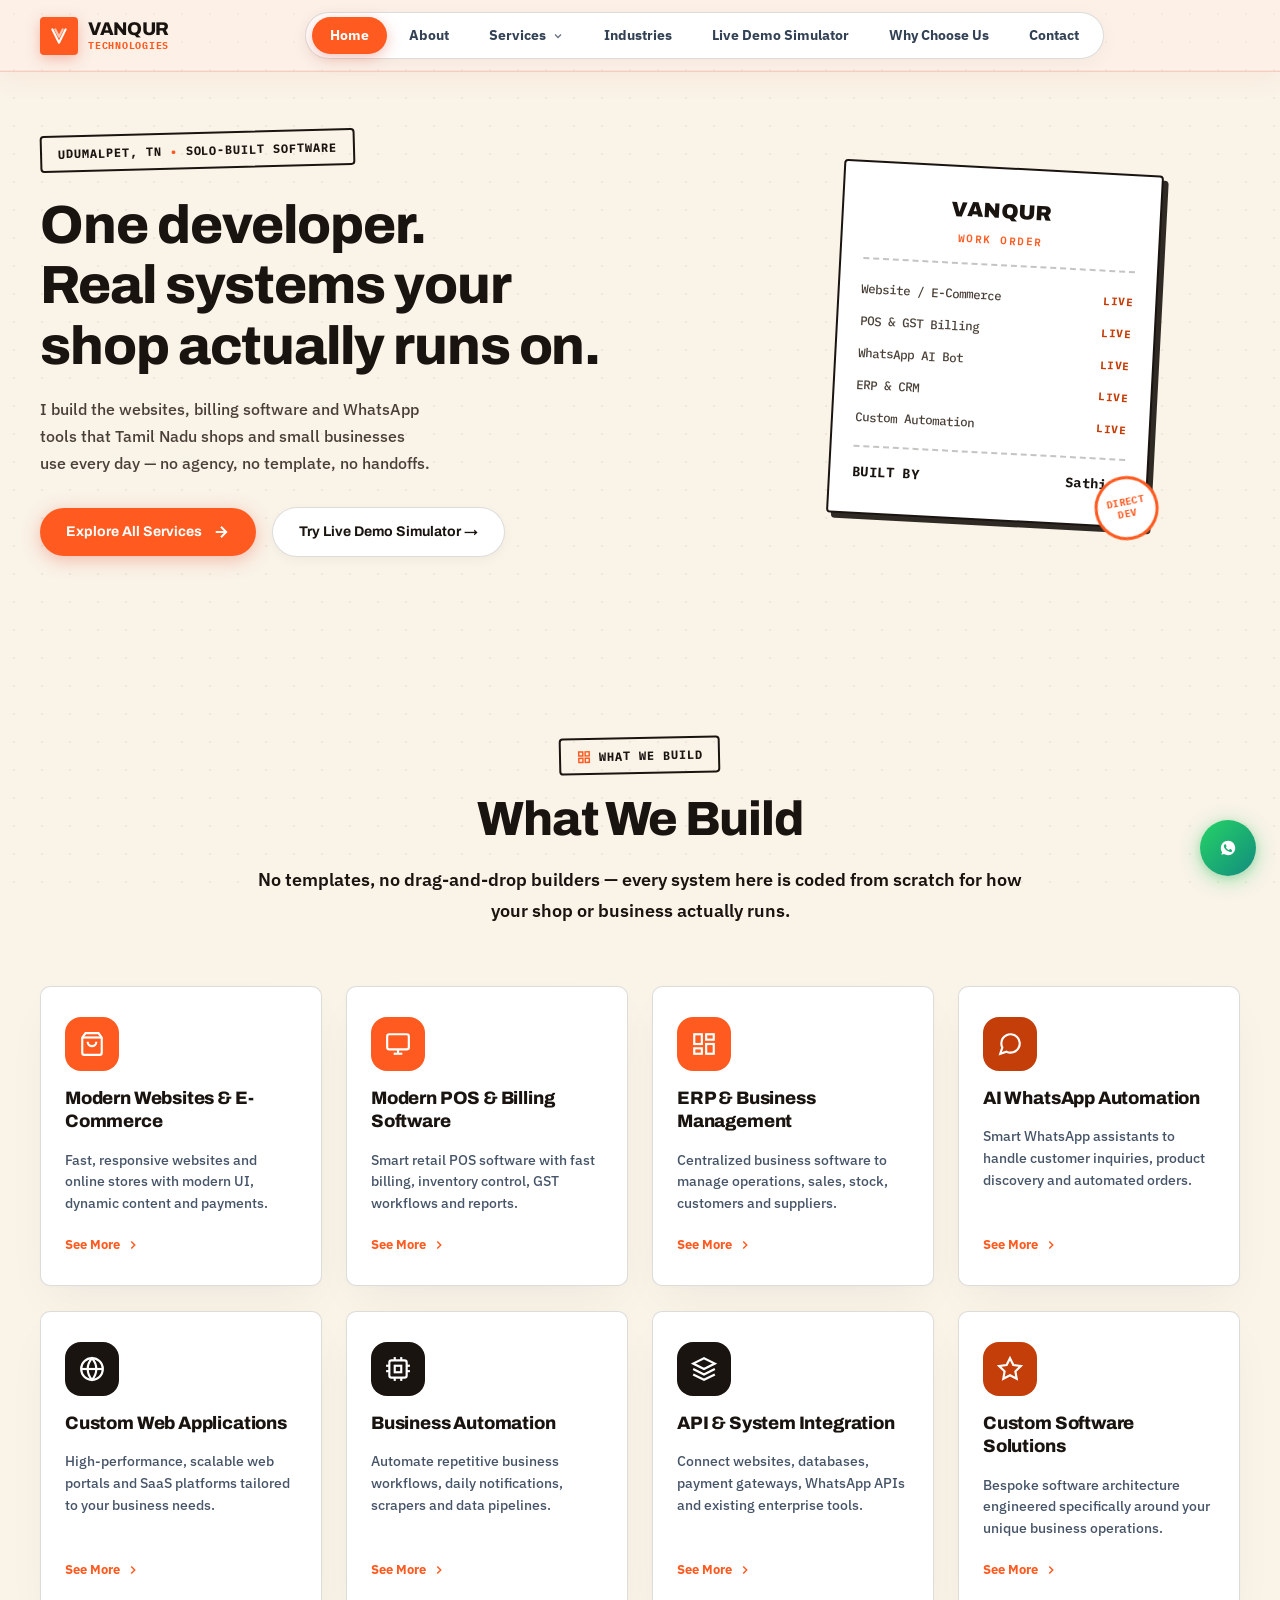
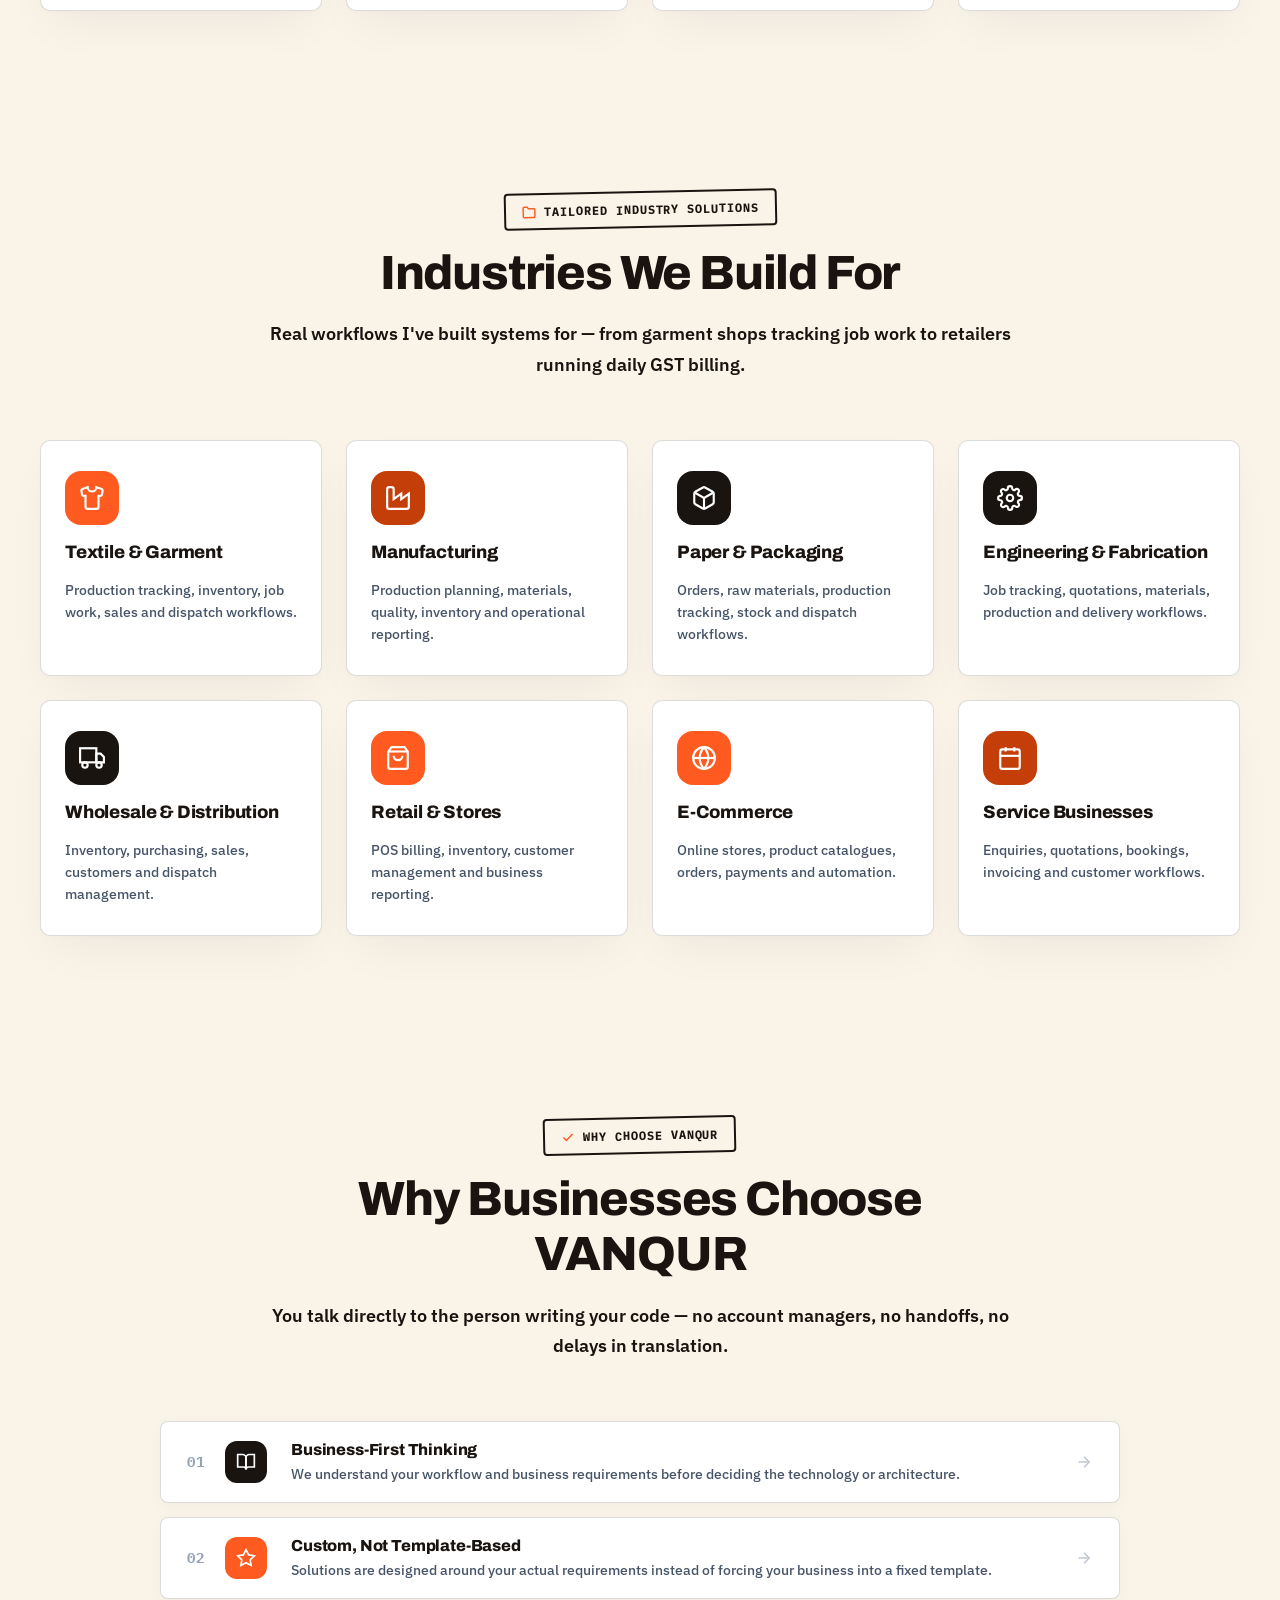
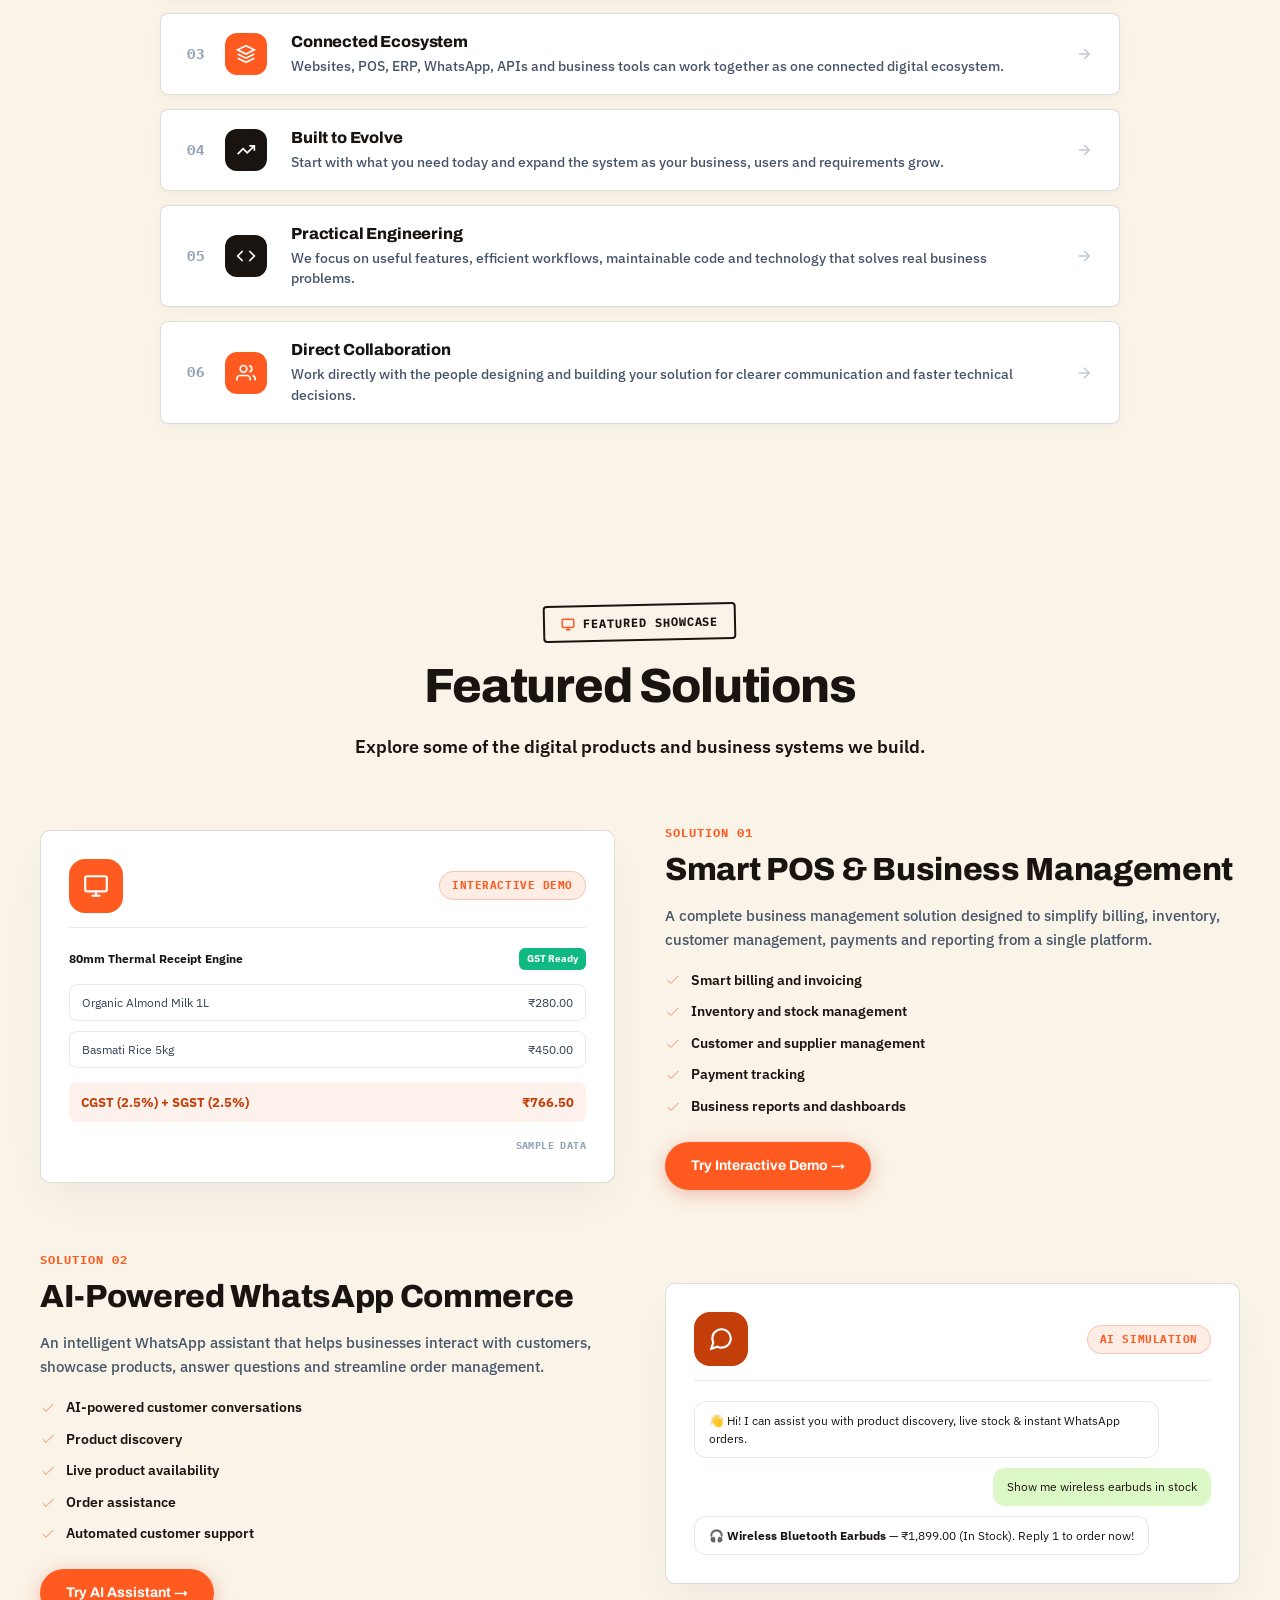
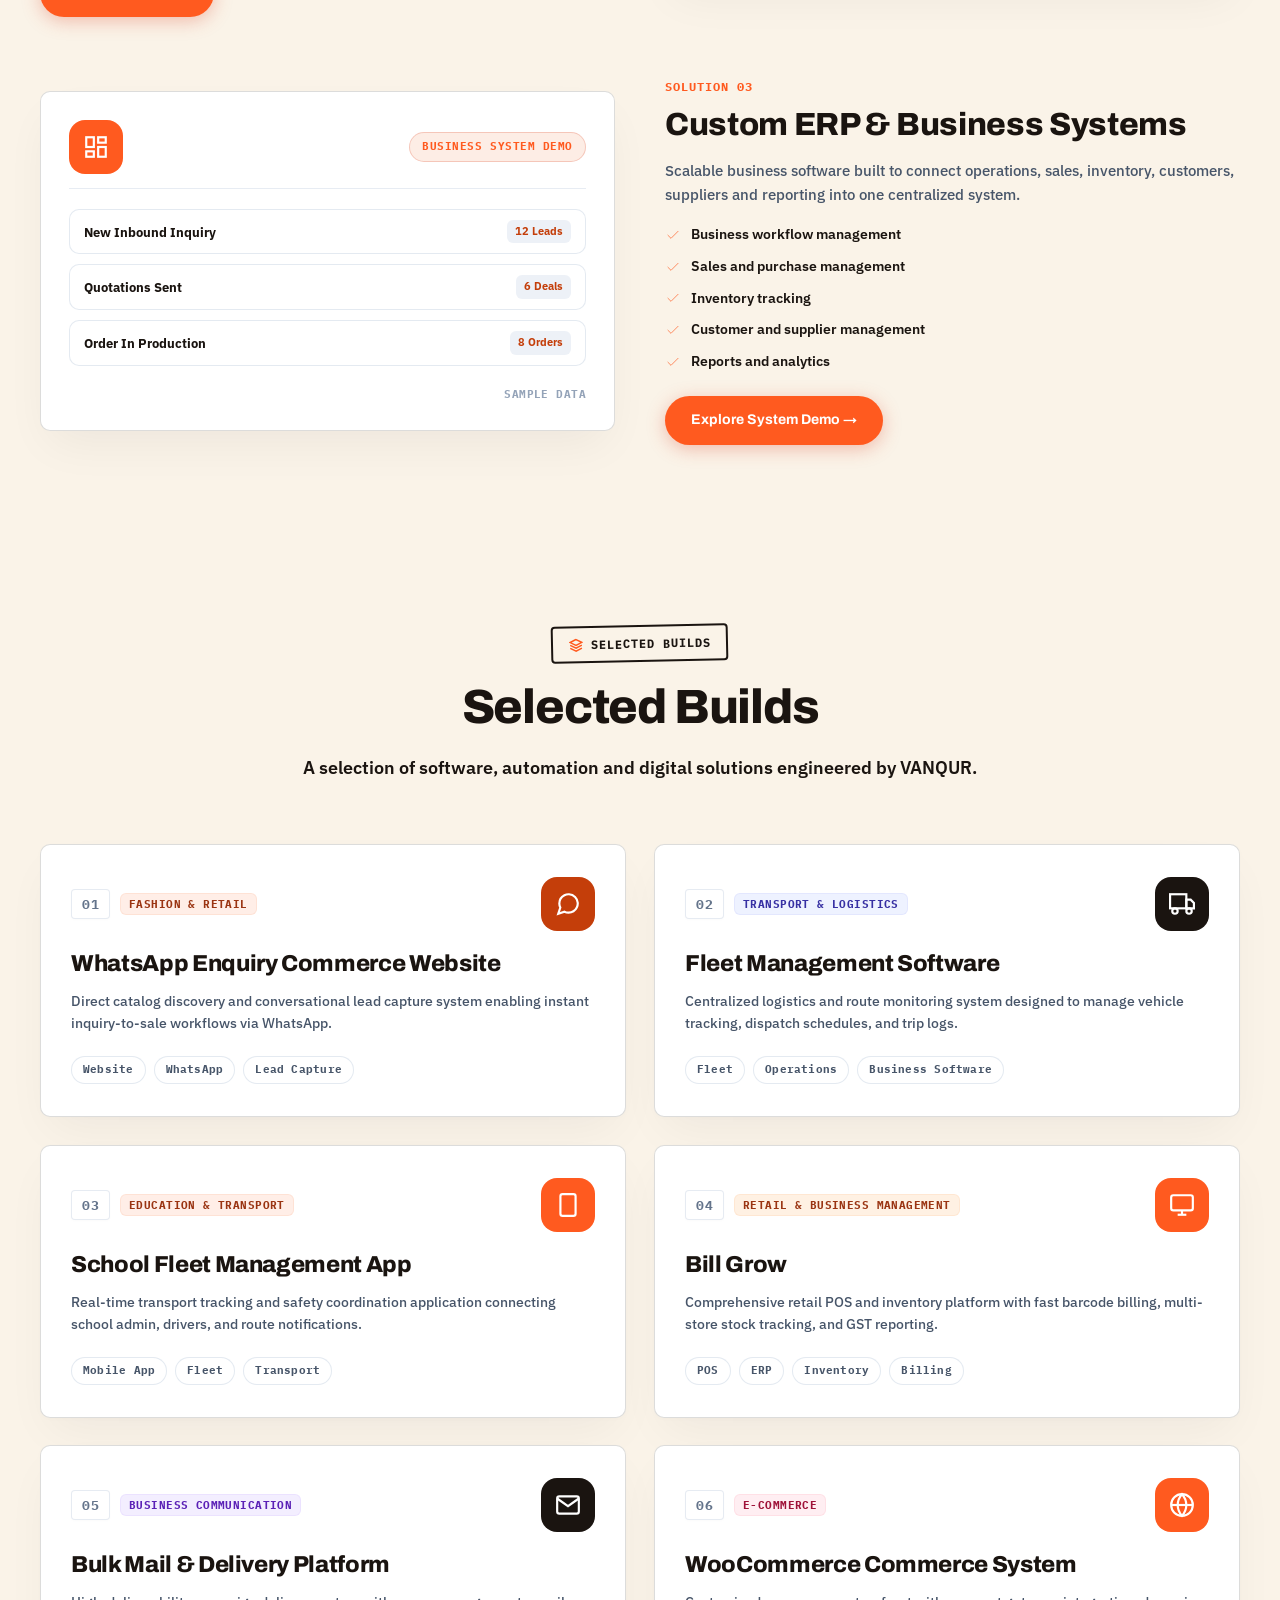
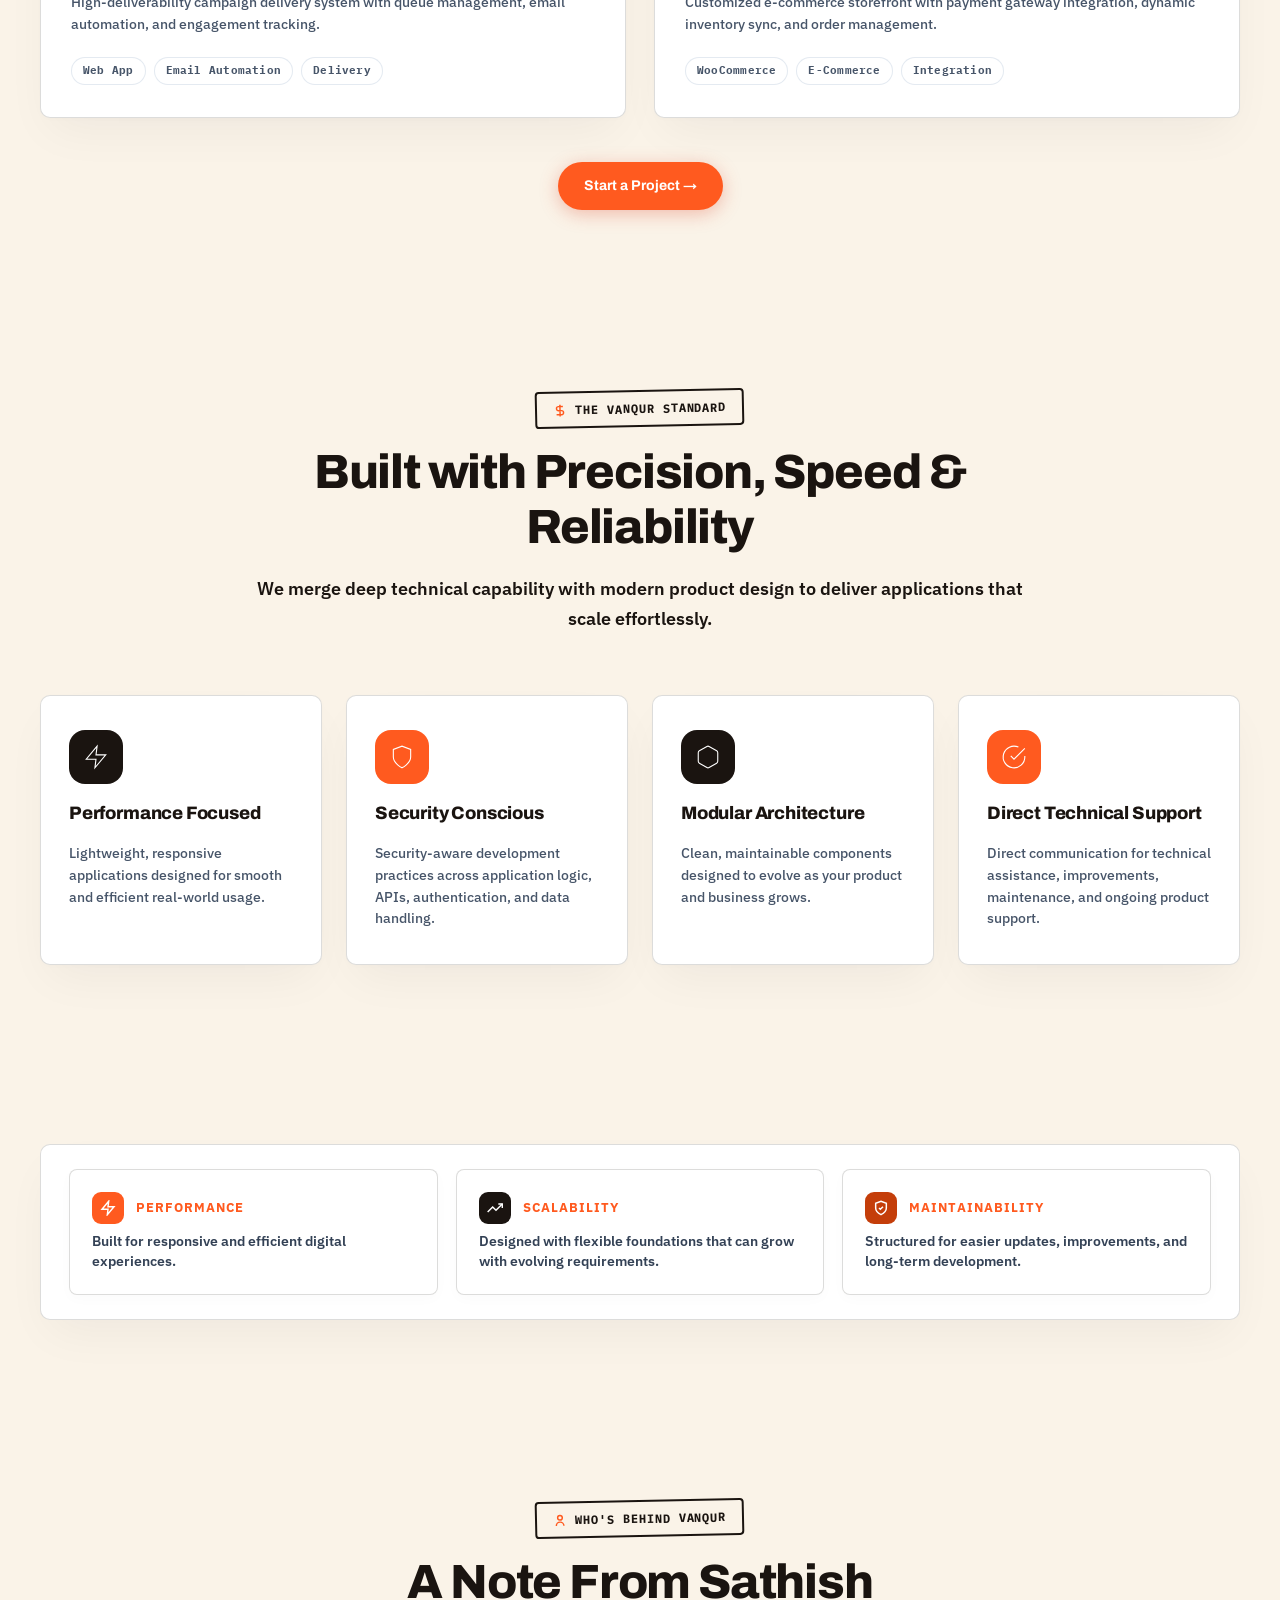
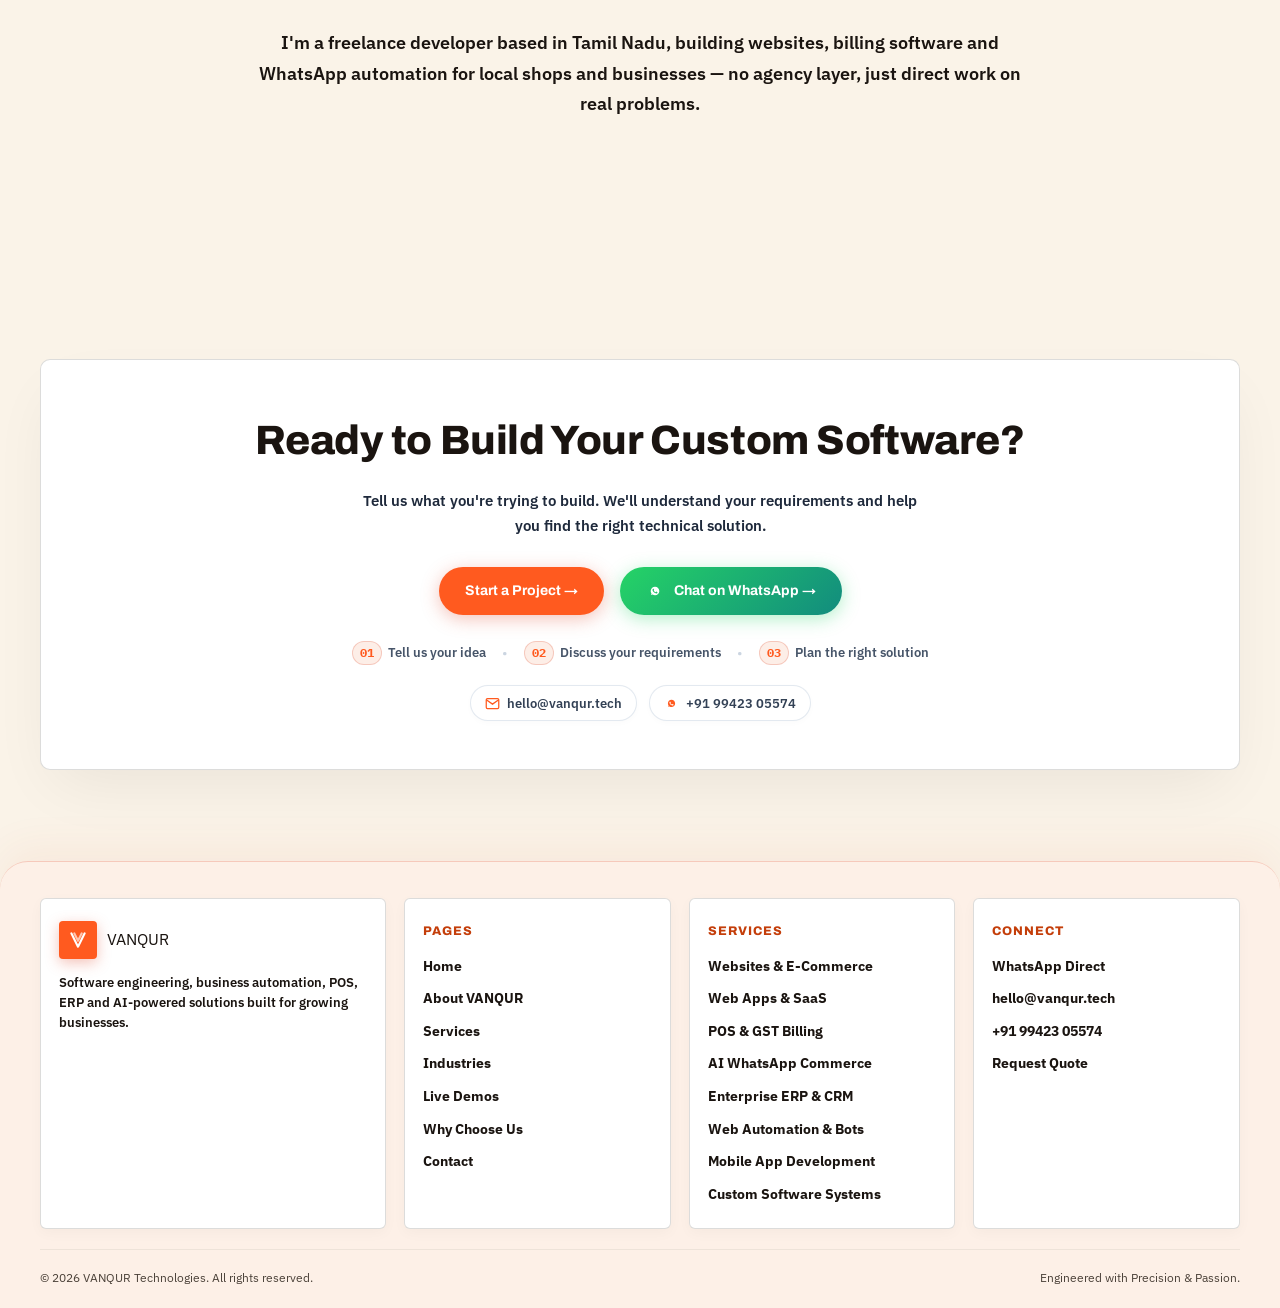
<file: index.html>
<!DOCTYPE html>
<html lang="en">
<head>
  <meta charset="UTF-8">
  <meta name="viewport" content="width=device-width, initial-scale=1.0, shrink-to-fit=no">
  <meta name="mobile-web-app-capable" content="yes">
  <meta name="apple-mobile-web-app-capable" content="yes">
  <meta name="theme-color" content="#FFF6F0">
  <title>VANQUR Technologies | Engineering Digital Experiences That Move Businesses Forward</title>
  <meta name="description" content="VANQUR Technologies builds high-performance modern websites, web applications, POS billing systems, e-commerce platforms, and intelligent business automations.">
  
  <!-- CSS Stylesheets -->
  <link rel="stylesheet" href="css/design-tokens.css">
  <link rel="stylesheet" href="css/style.css">
  <link rel="stylesheet" href="css/responsive.css">
  
  <link rel="preconnect" href="https://fonts.googleapis.com">
  <link rel="preconnect" href="https://fonts.gstatic.com" crossorigin>
</head>
<body>

  <!-- Ambient Horizon Orbit Rings & 3D Glowing Background -->
  <div class="site-bg-ambient" aria-hidden="true">
    <div class="bg-studio-rings"></div>
    <div class="bg-neural-glow-1"></div>
  </div>
  <canvas id="bg-canvas"></canvas>

  <!-- Navigation Bar -->
  <nav class="navbar" id="navbar">
    <div class="container navbar-container">
      <a href="index.html" class="brand-logo">
        <div class="logo-icon">
          <svg viewBox="0 0 24 24" fill="none" stroke="currentColor" stroke-width="2.5" stroke-linecap="round" stroke-linejoin="round">
            <polyline points="4 4 12 20 20 4"></polyline>
            <polyline points="7.5 4 12 13 16.5 4" opacity="0.65"></polyline>
          </svg>
        </div>
        <div class="brand-text-block">
          <span class="brand-name">VANQUR</span>
          <span class="brand-tag">TECHNOLOGIES</span>
        </div>
      </a>

      <ul class="nav-menu" id="nav-menu">
        <li><a href="index.html" class="nav-link active">Home</a></li>
        <li><a href="about.html" class="nav-link">About</a></li>
        <li class="nav-item-dropdown">
          <a href="services.html" class="nav-link dropdown-toggle" id="servicesDropdown" aria-haspopup="true" aria-expanded="false">
            <span>Services</span>
            <svg class="dropdown-chevron" viewBox="0 0 24 24" fill="none" stroke="currentColor">
              <polyline points="6 9 12 15 18 9"></polyline>
            </svg>
          </a>
          <div class="nav-dropdown-menu" aria-labelledby="servicesDropdown">
            <div class="dropdown-menu-header">
              <span class="dropdown-header-title">
                <svg viewBox="0 0 24 24" fill="none" stroke="currentColor" stroke-width="2.5"><polygon points="12 2 15.09 8.26 22 9.27 17 14.14 18.18 21.02 12 17.77 5.82 21.02 7 14.14 2 9.27 8.91 8.26 12 2"></polygon></svg>
                Our Services &amp; Solutions
              </span>
              <a href="services.html" class="dropdown-view-all">View All &rarr;</a>
            </div>
            <div class="dropdown-grid">
              <a href="services.html#service-websites" class="dropdown-item">
                <div class="app-icon-squircle-sm app-icon-blue">
                  <svg viewBox="0 0 24 24" fill="none" stroke="currentColor"><circle cx="12" cy="12" r="10"/><line x1="2" y1="12" x2="22" y2="12"/><path d="M12 2a15.3 15.3 0 0 1 4 10 15.3 15.3 0 0 1-4 10 15.3 15.3 0 0 1-4-10 15.3 15.3 0 0 1 4-10z"/></svg>
                </div>
                <div class="dropdown-item-info">
                  <div class="dropdown-item-title">Websites &amp; E-Commerce</div>
                  <p class="dropdown-item-desc">High-speed websites &amp; online stores</p>
                </div>
              </a>

              <a href="services.html#service-saas" class="dropdown-item">
                <div class="app-icon-squircle-sm app-icon-purple">
                  <svg viewBox="0 0 24 24" fill="none" stroke="currentColor"><rect x="3" y="3" width="18" height="18" rx="2"/><path d="M3 9h18"/><path d="M9 21V9"/></svg>
                </div>
                <div class="dropdown-item-info">
                  <div class="dropdown-item-title">Web Apps &amp; SaaS</div>
                  <p class="dropdown-item-desc">Custom web portals &amp; dashboards</p>
                </div>
              </a>

              <a href="services.html#service-pos" class="dropdown-item">
                <div class="app-icon-squircle-sm app-icon-orange">
                  <svg viewBox="0 0 24 24" fill="none" stroke="currentColor"><rect x="2" y="3" width="20" height="14" rx="2"/><line x1="8" y1="21" x2="16" y2="21"/><line x1="12" y1="17" x2="12" y2="21"/></svg>
                </div>
                <div class="dropdown-item-info">
                  <div class="dropdown-item-title">POS &amp; GST Billing</div>
                  <p class="dropdown-item-desc">Retail POS, inventory &amp; billing engine</p>
                </div>
              </a>

              <a href="services.html#service-whatsapp" class="dropdown-item">
                <div class="app-icon-squircle-sm app-icon-green">
                  <svg viewBox="0 0 24 24" fill="none" stroke="currentColor" stroke-width="2"><path d="M21 11.5a8.38 8.38 0 0 1-.9 3.8 8.5 8.5 0 0 1-7.6 4.7 8.38 8.38 0 0 1-3.8-.9L3 21l1.9-5.7a8.38 8.38 0 0 1-.9-3.8 8.5 8.5 0 0 1 4.7-7.6 8.38 8.38 0 0 1 3.8-.9h.5a8.48 8.48 0 0 1 8 8v.5z"/></svg>
                </div>
                <div class="dropdown-item-info">
                  <div class="dropdown-item-title">AI WhatsApp Commerce</div>
                  <p class="dropdown-item-desc">Smart conversational sales &amp; AI support</p>
                </div>
              </a>

              <a href="services.html#service-erp" class="dropdown-item">
                <div class="app-icon-squircle-sm app-icon-rose">
                  <svg viewBox="0 0 24 24" fill="none" stroke="currentColor"><rect x="3" y="3" width="7" height="9"/><rect x="14" y="3" width="7" height="5"/><rect x="14" y="12" width="7" height="9"/><rect x="3" y="16" width="7" height="5"/></svg>
                </div>
                <div class="dropdown-item-info">
                  <div class="dropdown-item-title">Enterprise ERP &amp; CRM</div>
                  <p class="dropdown-item-desc">Centralized business management suites</p>
                </div>
              </a>

              <a href="services.html#service-automation" class="dropdown-item">
                <div class="app-icon-squircle-sm app-icon-emerald">
                  <svg viewBox="0 0 24 24" fill="none" stroke="currentColor"><rect x="4" y="4" width="16" height="16" rx="2"/><rect x="9" y="9" width="6" height="6"/><line x1="9" y1="1" x2="9" y2="4"/><line x1="15" y1="1" x2="15" y2="4"/><line x1="9" y1="20" x2="9" y2="23"/><line x1="15" y1="20" x2="15" y2="23"/><line x1="20" y1="9" x2="23" y2="9"/><line x1="20" y1="14" x2="23" y2="14"/><line x1="1" y1="9" x2="4" y2="9"/><line x1="1" y1="14" x2="4" y2="14"/></svg>
                </div>
                <div class="dropdown-item-info">
                  <div class="dropdown-item-title">Web Automation &amp; Bots</div>
                  <p class="dropdown-item-desc">Lead scrapers &amp; automated data pipelines</p>
                </div>
              </a>

              <a href="services.html#service-mobile" class="dropdown-item">
                <div class="app-icon-squircle-sm app-icon-cyan">
                  <svg viewBox="0 0 24 24" fill="none" stroke="currentColor"><rect x="5" y="2" width="14" height="20" rx="2" ry="2"/><line x1="12" y1="18" x2="12.01" y2="18"/></svg>
                </div>
                <div class="dropdown-item-info">
                  <div class="dropdown-item-title">Mobile App Development</div>
                  <p class="dropdown-item-desc">Native Android &amp; iOS cross-platform apps</p>
                </div>
              </a>

              <a href="services.html#service-custom-software-systems" class="dropdown-item">
                <div class="app-icon-squircle-sm app-icon-amber">
                  <svg viewBox="0 0 24 24" fill="none" stroke="currentColor"><polygon points="12 2 15.09 8.26 22 9.27 17 14.14 18.18 21.02 12 17.77 5.82 21.02 7 14.14 2 9.27 8.91 8.26 12 2"/></svg>
                </div>
                <div class="dropdown-item-info">
                  <div class="dropdown-item-title">Custom Software Systems</div>
                  <p class="dropdown-item-desc">Tailored architecture for unique workflows</p>
                </div>
              </a>
            </div>
            <div class="dropdown-menu-footer">
              <a href="contact.html" class="dropdown-footer-cta">
                <span>Looking for a custom solution?</span>
                <strong>Talk to Developer &rarr;</strong>
              </a>
            </div>
          </div>
        </li>
        <li><a href="industries.html" class="nav-link">Industries</a></li>
        <li><a href="simulators.html" class="nav-link">Live Demo Simulator</a></li>
        <li><a href="why-us.html" class="nav-link">Why Choose Us</a></li>
        <li><a href="contact.html" class="nav-link">Contact</a></li>
      </ul>

      <div class="nav-actions">
        <button class="nav-toggle" id="nav-toggle" aria-label="Toggle navigation">
          <svg width="24" height="24" viewBox="0 0 24 24" fill="none" stroke="currentColor" stroke-width="2">
            <line x1="3" y1="12" x2="21" y2="12"></line>
            <line x1="3" y1="6" x2="21" y2="6"></line>
            <line x1="3" y1="18" x2="21" y2="18"></line>
          </svg>
        </button>
      </div>
    </div>
  </nav>

  <!-- Hero Section (Home Overview) -->
  <header class="hero-section">
    <div class="container">
      <div class="hero-grid hero-grid-split">
        <div class="hero-content">
          <div class="hero-stamp">
            <span>UDUMALPET, TN</span>
            <span class="hero-stamp-dot">&bull;</span>
            <span>SOLO-BUILT SOFTWARE</span>
          </div>

          <h1 class="hero-title">
            One developer.<br class="desktop-br">
            Real systems your<br class="desktop-br">
            shop actually runs on.
          </h1>

          <p class="hero-desc">
            I build the websites, billing software and WhatsApp tools that Tamil Nadu
            shops and small businesses use every day — no agency, no template, no handoffs.
          </p>

          <div class="hero-actions">
            <a href="services.html" class="btn btn-primary">
              Explore All Services
              <svg width="18" height="18" viewBox="0 0 24 24" fill="none" stroke="currentColor" stroke-width="2.5">
                <line x1="5" y1="12" x2="19" y2="12"></line>
                <polyline points="12 5 19 12 12 19"></polyline>
              </svg>
            </a>
            <a href="simulators.html" class="btn btn-secondary">
              Try Live Demo Simulator &rarr;
            </a>
          </div>
        </div>

        <div class="hero-visual">
          <div class="hero-receipt" role="img" aria-label="A stylized work receipt listing VANQUR's services">
            <div class="hero-receipt-head">
              <span class="hero-receipt-brand">VANQUR</span>
              <span class="hero-receipt-sub">WORK ORDER</span>
            </div>
            <div class="hero-receipt-line"><span>Website / E-Commerce</span><span>LIVE</span></div>
            <div class="hero-receipt-line"><span>POS &amp; GST Billing</span><span>LIVE</span></div>
            <div class="hero-receipt-line"><span>WhatsApp AI Bot</span><span>LIVE</span></div>
            <div class="hero-receipt-line"><span>ERP &amp; CRM</span><span>LIVE</span></div>
            <div class="hero-receipt-line"><span>Custom Automation</span><span>LIVE</span></div>
            <div class="hero-receipt-divider"></div>
            <div class="hero-receipt-total"><span>BUILT BY</span><span>Sathish</span></div>
            <div class="hero-receipt-stamp">DIRECT<br>DEV</div>
          </div>
        </div>
      </div>
    </div>
  </header>

  <!-- What We Build Section -->
  <section class="section section-alt" id="what-we-build">
    <div class="container">
      <div class="section-header">
        <div class="section-badge">
          <svg width="14" height="14" viewBox="0 0 24 24" fill="none" stroke="currentColor" stroke-width="2.5"><rect x="3" y="3" width="7" height="7"></rect><rect x="14" y="3" width="7" height="7"></rect><rect x="14" y="14" width="7" height="7"></rect><rect x="3" y="14" width="7" height="7"></rect></svg>
          <span>WHAT WE BUILD</span>
        </div>
        <h2 class="section-title">What We Build</h2>
        <p class="section-subtitle">No templates, no drag-and-drop builders — every system here is coded from scratch for how your shop or business actually runs.</p>
      </div>

      <div class="what-we-build-grid" id="what-we-build-grid">
        <!-- Card 1: Modern Websites & E-Commerce -->
        <a href="services.html#service-websites" class="what-we-build-card tilt-card">
          <div class="app-icon-squircle app-icon-purple">
            <svg viewBox="0 0 24 24" fill="none" stroke="currentColor" stroke-width="2"><path d="M6 2L3 6v14a2 2 0 0 0 2 2h14a2 2 0 0 0 2-2V6l-3-4z"/><line x1="3" y1="6" x2="21" y2="6"/><path d="M16 10a4 4 0 0 1-8 0"/></svg>
          </div>
          <h3>Modern Websites & E-Commerce</h3>
          <p>Fast, responsive websites and online stores with modern UI, dynamic content and payments.</p>
          <div class="card-see-more">
            <span>See More</span>
            <svg width="14" height="14" viewBox="0 0 24 24" fill="none" stroke="currentColor" stroke-width="2.5"><polyline points="9 18 15 12 9 6"></polyline></svg>
          </div>
        </a>

        <!-- Card 2: Modern POS & Billing Software -->
        <a href="services.html#service-pos" class="what-we-build-card tilt-card">
          <div class="app-icon-squircle app-icon-orange">
            <svg viewBox="0 0 24 24" fill="none" stroke="currentColor" stroke-width="2"><rect x="2" y="3" width="20" height="14" rx="2"/><line x1="8" y1="21" x2="16" y2="21"/><line x1="12" y1="17" x2="12" y2="21"/></svg>
          </div>
          <h3>Modern POS & Billing Software</h3>
          <p>Smart retail POS software with fast billing, inventory control, GST workflows and reports.</p>
          <div class="card-see-more">
            <span>See More</span>
            <svg width="14" height="14" viewBox="0 0 24 24" fill="none" stroke="currentColor" stroke-width="2.5"><polyline points="9 18 15 12 9 6"></polyline></svg>
          </div>
        </a>

        <!-- Card 3: ERP & Business Management -->
        <a href="services.html#service-erp" class="what-we-build-card tilt-card">
          <div class="app-icon-squircle app-icon-rose">
            <svg viewBox="0 0 24 24" fill="none" stroke="currentColor" stroke-width="2"><rect x="3" y="3" width="7" height="9"/><rect x="14" y="3" width="7" height="5"/><rect x="14" y="12" width="7" height="9"/><rect x="3" y="16" width="7" height="5"/></svg>
          </div>
          <h3>ERP & Business Management</h3>
          <p>Centralized business software to manage operations, sales, stock, customers and suppliers.</p>
          <div class="card-see-more">
            <span>See More</span>
            <svg width="14" height="14" viewBox="0 0 24 24" fill="none" stroke="currentColor" stroke-width="2.5"><polyline points="9 18 15 12 9 6"></polyline></svg>
          </div>
        </a>

        <!-- Card 4: AI WhatsApp Automation -->
        <a href="services.html#service-whatsapp" class="what-we-build-card tilt-card">
          <div class="app-icon-squircle app-icon-green">
            <svg viewBox="0 0 24 24" fill="none" stroke="currentColor" stroke-width="2"><path d="M21 11.5a8.38 8.38 0 0 1-.9 3.8 8.5 8.5 0 0 1-7.6 4.7 8.38 8.38 0 0 1-3.8-.9L3 21l1.9-5.7a8.38 8.38 0 0 1-.9-3.8 8.5 8.5 0 0 1 4.7-7.6 8.38 8.38 0 0 1 3.8-.9h.5a8.48 8.48 0 0 1 8 8v.5z"/></svg>
          </div>
          <h3>AI WhatsApp Automation</h3>
          <p>Smart WhatsApp assistants to handle customer inquiries, product discovery and automated orders.</p>
          <div class="card-see-more">
            <span>See More</span>
            <svg width="14" height="14" viewBox="0 0 24 24" fill="none" stroke="currentColor" stroke-width="2.5"><polyline points="9 18 15 12 9 6"></polyline></svg>
          </div>
        </a>

        <!-- Card 5: Custom Web Applications -->
        <a href="services.html#service-saas" class="what-we-build-card tilt-card">
          <div class="app-icon-squircle app-icon-blue">
            <svg viewBox="0 0 24 24" fill="none" stroke="currentColor" stroke-width="2"><circle cx="12" cy="12" r="10"/><line x1="2" y1="12" x2="22" y2="12"/><path d="M12 2a15.3 15.3 0 0 1 4 10 15.3 15.3 0 0 1-4 10 15.3 15.3 0 0 1-4-10 15.3 15.3 0 0 1 4-10z"/></svg>
          </div>
          <h3>Custom Web Applications</h3>
          <p>High-performance, scalable web portals and SaaS platforms tailored to your business needs.</p>
          <div class="card-see-more">
            <span>See More</span>
            <svg width="14" height="14" viewBox="0 0 24 24" fill="none" stroke="currentColor" stroke-width="2.5"><polyline points="9 18 15 12 9 6"></polyline></svg>
          </div>
        </a>

        <!-- Card 6: Business Automation -->
        <a href="services.html#service-automation" class="what-we-build-card tilt-card">
          <div class="app-icon-squircle app-icon-emerald">
            <svg viewBox="0 0 24 24" fill="none" stroke="currentColor" stroke-width="2"><rect x="4" y="4" width="16" height="16" rx="2"/><rect x="9" y="9" width="6" height="6"/><line x1="9" y1="1" x2="9" y2="4"/><line x1="15" y1="1" x2="15" y2="4"/><line x1="9" y1="20" x2="9" y2="23"/><line x1="15" y1="20" x2="15" y2="23"/><line x1="20" y1="9" x2="23" y2="9"/><line x1="20" y1="14" x2="23" y2="14"/><line x1="1" y1="9" x2="4" y2="9"/><line x1="1" y1="14" x2="4" y2="14"/></svg>
          </div>
          <h3>Business Automation</h3>
          <p>Automate repetitive business workflows, daily notifications, scrapers and data pipelines.</p>
          <div class="card-see-more">
            <span>See More</span>
            <svg width="14" height="14" viewBox="0 0 24 24" fill="none" stroke="currentColor" stroke-width="2.5"><polyline points="9 18 15 12 9 6"></polyline></svg>
          </div>
        </a>

        <!-- Card 7: API & System Integration -->
        <a href="services.html#service-integrations" class="what-we-build-card tilt-card">
          <div class="app-icon-squircle app-icon-cyan">
            <svg viewBox="0 0 24 24" fill="none" stroke="currentColor" stroke-width="2"><polygon points="12 2 2 7 12 12 22 7 12 2"/><polyline points="2 17 12 22 22 17"/><polyline points="2 12 12 17 22 12"/></svg>
          </div>
          <h3>API & System Integration</h3>
          <p>Connect websites, databases, payment gateways, WhatsApp APIs and existing enterprise tools.</p>
          <div class="card-see-more">
            <span>See More</span>
            <svg width="14" height="14" viewBox="0 0 24 24" fill="none" stroke="currentColor" stroke-width="2.5"><polyline points="9 18 15 12 9 6"></polyline></svg>
          </div>
        </a>

        <!-- Card 8: Custom Software Solutions -->
        <a href="services.html#service-custom-software-systems" class="what-we-build-card tilt-card">
          <div class="app-icon-squircle app-icon-amber">
            <svg viewBox="0 0 24 24" fill="none" stroke="currentColor" stroke-width="2"><polygon points="12 2 15.09 8.26 22 9.27 17 14.14 18.18 21.02 12 17.77 5.82 21.02 7 14.14 2 9.27 8.91 8.26 12 2"/></svg>
          </div>
          <h3>Custom Software Solutions</h3>
          <p>Bespoke software architecture engineered specifically around your unique business operations.</p>
          <div class="card-see-more">
            <span>See More</span>
            <svg width="14" height="14" viewBox="0 0 24 24" fill="none" stroke="currentColor" stroke-width="2.5"><polyline points="9 18 15 12 9 6"></polyline></svg>
          </div>
        </a>
      </div>
    </div>
  </section>

  <!-- Solutions For Every Business Section -->
  <section class="section" id="solutions-for-every-business">
    <div class="container">
      <div class="section-header">
        <div class="section-badge">
          <svg width="14" height="14" viewBox="0 0 24 24" fill="none" stroke="currentColor" stroke-width="2.5"><path d="M22 19a2 2 0 0 1-2 2H4a2 2 0 0 1-2-2V5a2 2 0 0 1 2-2h5l2 3h9a2 2 0 0 1 2 2z"></path></svg>
          <span>TAILORED INDUSTRY SOLUTIONS</span>
        </div>
        <h2 class="section-title">Industries We Build For</h2>
        <p class="section-subtitle">Real workflows I've built systems for — from garment shops tracking job work to retailers running daily GST billing.</p>
      </div>

      <div class="what-we-build-grid">
        <!-- Card 1: Textile & Garment -->
        <div class="what-we-build-card tilt-card">
          <div class="app-icon-squircle app-icon-purple">
            <svg viewBox="0 0 24 24" fill="none" stroke="currentColor" stroke-width="2"><path d="M20.38 3.46L16 2a4 4 0 0 1-8 0L3.62 3.46a2 2 0 0 0-1.34 2.23l.58 3.47a1 1 0 0 0 .99.84H6v10a2 2 0 0 0 2 2h8a2 2 0 0 0 2-2V10h2.15a1 1 0 0 0 .99-.84l.58-3.47a2 2 0 0 0-1.34-2.23z"/></svg>
          </div>
          <h3>Textile & Garment</h3>
          <p>Production tracking, inventory, job work, sales and dispatch workflows.</p>
        </div>

        <!-- Card 2: Manufacturing -->
        <div class="what-we-build-card tilt-card">
          <div class="app-icon-squircle app-icon-amber">
            <svg viewBox="0 0 24 24" fill="none" stroke="currentColor" stroke-width="2"><path d="M2 20a2 2 0 0 0 2 2h16a2 2 0 0 0 2-2V8l-7 5V8l-7 5V4a2 2 0 0 0-2-2H4a2 2 0 0 0-2 2z"/></svg>
          </div>
          <h3>Manufacturing</h3>
          <p>Production planning, materials, quality, inventory and operational reporting.</p>
        </div>

        <!-- Card 3: Paper & Packaging -->
        <div class="what-we-build-card tilt-card">
          <div class="app-icon-squircle app-icon-emerald">
            <svg viewBox="0 0 24 24" fill="none" stroke="currentColor" stroke-width="2"><path d="M21 16V8a2 2 0 0 0-1-1.73l-7-4a2 2 0 0 0-2 0l-7 4A2 2 0 0 0 3 8v8a2 2 0 0 0 1 1.73l7 4a2 2 0 0 0 2 0l7-4A2 2 0 0 0 21 16z"></path><polyline points="3.27 6.96 12 12.01 20.73 6.96"></polyline><line x1="12" y1="22.08" x2="12" y2="12"></line></svg>
          </div>
          <h3>Paper & Packaging</h3>
          <p>Orders, raw materials, production tracking, stock and dispatch workflows.</p>
        </div>

        <!-- Card 4: Engineering & Fabrication -->
        <div class="what-we-build-card tilt-card">
          <div class="app-icon-squircle app-icon-blue">
            <svg viewBox="0 0 24 24" fill="none" stroke="currentColor" stroke-width="2"><circle cx="12" cy="12" r="3"></circle><path d="M19.4 15a1.65 1.65 0 0 0 .33 1.82l.06.06a2 2 0 0 1 0 2.83 2 2 0 0 1-2.83 0l-.06-.06a1.65 1.65 0 0 0-1.82-.33 1.65 1.65 0 0 0-1 1.51V21a2 2 0 0 1-2 2 2 2 0 0 1-2-2v-.09A1.65 1.65 0 0 0 9 19.4a1.65 1.65 0 0 0-1.82.33l-.06.06a2 2 0 0 1-2.83 0 2 2 0 0 1 0-2.83l.06-.06a1.65 1.65 0 0 0 .33-1.82 1.65 1.65 0 0 0-1.51-1H3a2 2 0 0 1-2-2 2 2 0 0 1 2-2h.09A1.65 1.65 0 0 0 4.6 9a1.65 1.65 0 0 0-.33-1.82l-.06-.06a2 2 0 0 1 0-2.83 2 2 0 0 1 2.83 0l.06.06a1.65 1.65 0 0 0 1.82.33H9a1.65 1.65 0 0 0 1-1.51V3a2 2 0 0 1 2-2 2 2 0 0 1 2 2v.09a1.65 1.65 0 0 0 1 1.51 1.65 1.65 0 0 0 1.82-.33l.06-.06a2 2 0 0 1 2.83 0 2 2 0 0 1 0 2.83l-.06.06a1.65 1.65 0 0 0-.33 1.82V9a1.65 1.65 0 0 0 1.51 1H21a2 2 0 0 1 2 2 2 2 0 0 1-2 2h-.09a1.65 1.65 0 0 0-1.51 1z"></path></svg>
          </div>
          <h3>Engineering & Fabrication</h3>
          <p>Job tracking, quotations, materials, production and delivery workflows.</p>
        </div>

        <!-- Card 5: Wholesale & Distribution -->
        <div class="what-we-build-card tilt-card">
          <div class="app-icon-squircle app-icon-cyan">
            <svg viewBox="0 0 24 24" fill="none" stroke="currentColor" stroke-width="2"><rect x="1" y="3" width="15" height="13"></rect><polygon points="16 8 20 8 23 11 23 16 16 16 16 8"></polygon><circle cx="5.5" cy="18.5" r="2.5"></circle><circle cx="18.5" cy="18.5" r="2.5"></circle></svg>
          </div>
          <h3>Wholesale & Distribution</h3>
          <p>Inventory, purchasing, sales, customers and dispatch management.</p>
        </div>

        <!-- Card 6: Retail & Stores -->
        <div class="what-we-build-card tilt-card">
          <div class="app-icon-squircle app-icon-orange">
            <svg viewBox="0 0 24 24" fill="none" stroke="currentColor" stroke-width="2"><path d="M6 2L3 6v14a2 2 0 0 0 2 2h14a2 2 0 0 0 2-2V6l-3-4z"/><line x1="3" y1="6" x2="21" y2="6"/><path d="M16 10a4 4 0 0 1-8 0"/></svg>
          </div>
          <h3>Retail & Stores</h3>
          <p>POS billing, inventory, customer management and business reporting.</p>
        </div>

        <!-- Card 7: E-Commerce -->
        <div class="what-we-build-card tilt-card">
          <div class="app-icon-squircle app-icon-rose">
            <svg viewBox="0 0 24 24" fill="none" stroke="currentColor" stroke-width="2"><circle cx="12" cy="12" r="10"/><line x1="2" y1="12" x2="22" y2="12"/><path d="M12 2a15.3 15.3 0 0 1 4 10 15.3 15.3 0 0 1-4 10 15.3 15.3 0 0 1-4-10 15.3 15.3 0 0 1 4-10z"/></svg>
          </div>
          <h3>E-Commerce</h3>
          <p>Online stores, product catalogues, orders, payments and automation.</p>
        </div>

        <!-- Card 8: Service Businesses -->
        <div class="what-we-build-card tilt-card">
          <div class="app-icon-squircle app-icon-green">
            <svg viewBox="0 0 24 24" fill="none" stroke="currentColor" stroke-width="2"><rect x="3" y="4" width="18" height="18" rx="2" ry="2"/><line x1="16" y1="2" x2="16" y2="6"/><line x1="8" y1="2" x2="8" y2="6"/><line x1="3" y1="10" x2="21" y2="10"/></svg>
          </div>
          <h3>Service Businesses</h3>
          <p>Enquiries, quotations, bookings, invoicing and customer workflows.</p>
        </div>
      </div>
    </div>
  </section>

  <!-- Why Businesses Choose VANQUR Section -->
  <section class="section section-alt" id="why-choose-vanqur">
    <div class="container">
      <div class="section-header">
        <div class="section-badge">
          <svg width="14" height="14" viewBox="0 0 24 24" fill="none" stroke="currentColor" stroke-width="2.5"><polyline points="20 6 9 17 4 12"></polyline></svg>
          <span>WHY CHOOSE VANQUR</span>
        </div>
        <h2 class="section-title">Why Businesses Choose VANQUR</h2>
        <p class="section-subtitle">You talk directly to the person writing your code — no account managers, no handoffs, no delays in translation.</p>
      </div>

      <div class="why-choose-cards-stack">
        <!-- 01 — Business-First Thinking -->
        <div class="why-choose-row-card">
          <div class="why-choose-card-left">
            <span class="why-choose-card-num">01</span>
            <div class="why-choose-card-icon app-icon-squircle app-icon-blue">
              <svg viewBox="0 0 24 24" fill="none" stroke="currentColor" stroke-width="2"><path d="M2 3h6a4 4 0 0 1 4 4v14a3 3 0 0 0-3-3H2z"></path><path d="M22 3h-6a4 4 0 0 0-4 4v14a3 3 0 0 1 3-3h7z"></path></svg>
            </div>
          </div>
          <div class="why-choose-card-body">
            <h3>Business-First Thinking</h3>
            <p>We understand your workflow and business requirements before deciding the technology or architecture.</p>
          </div>
          <div class="why-choose-card-arrow" aria-hidden="true">
            <svg width="18" height="18" viewBox="0 0 24 24" fill="none" stroke="currentColor" stroke-width="2"><line x1="5" y1="12" x2="19" y2="12"></line><polyline points="12 5 19 12 12 19"></polyline></svg>
          </div>
        </div>

        <!-- 02 — Custom, Not Template-Based -->
        <div class="why-choose-row-card">
          <div class="why-choose-card-left">
            <span class="why-choose-card-num">02</span>
            <div class="why-choose-card-icon app-icon-squircle app-icon-orange">
              <svg viewBox="0 0 24 24" fill="none" stroke="currentColor" stroke-width="2"><polygon points="12 2 15.09 8.26 22 9.27 17 14.14 18.18 21.02 12 17.77 5.82 21.02 7 14.14 2 9.27 8.91 8.26 12 2"></polygon></svg>
            </div>
          </div>
          <div class="why-choose-card-body">
            <h3>Custom, Not Template-Based</h3>
            <p>Solutions are designed around your actual requirements instead of forcing your business into a fixed template.</p>
          </div>
          <div class="why-choose-card-arrow" aria-hidden="true">
            <svg width="18" height="18" viewBox="0 0 24 24" fill="none" stroke="currentColor" stroke-width="2"><line x1="5" y1="12" x2="19" y2="12"></line><polyline points="12 5 19 12 12 19"></polyline></svg>
          </div>
        </div>

        <!-- 03 — Connected Ecosystem -->
        <div class="why-choose-row-card">
          <div class="why-choose-card-left">
            <span class="why-choose-card-num">03</span>
            <div class="why-choose-card-icon app-icon-squircle app-icon-purple">
              <svg viewBox="0 0 24 24" fill="none" stroke="currentColor" stroke-width="2"><polygon points="12 2 2 7 12 12 22 7 12 2"></polygon><polyline points="2 17 12 22 22 17"></polyline><polyline points="2 12 12 17 22 12"></polyline></svg>
            </div>
          </div>
          <div class="why-choose-card-body">
            <h3>Connected Ecosystem</h3>
            <p>Websites, POS, ERP, WhatsApp, APIs and business tools can work together as one connected digital ecosystem.</p>
          </div>
          <div class="why-choose-card-arrow" aria-hidden="true">
            <svg width="18" height="18" viewBox="0 0 24 24" fill="none" stroke="currentColor" stroke-width="2"><line x1="5" y1="12" x2="19" y2="12"></line><polyline points="12 5 19 12 12 19"></polyline></svg>
          </div>
        </div>

        <!-- 04 — Built to Evolve -->
        <div class="why-choose-row-card">
          <div class="why-choose-card-left">
            <span class="why-choose-card-num">04</span>
            <div class="why-choose-card-icon app-icon-squircle app-icon-emerald">
              <svg viewBox="0 0 24 24" fill="none" stroke="currentColor" stroke-width="2"><polyline points="22 7 13.5 15.5 8.5 10.5 2 17"></polyline><polyline points="16 7 22 7 22 13"></polyline></svg>
            </div>
          </div>
          <div class="why-choose-card-body">
            <h3>Built to Evolve</h3>
            <p>Start with what you need today and expand the system as your business, users and requirements grow.</p>
          </div>
          <div class="why-choose-card-arrow" aria-hidden="true">
            <svg width="18" height="18" viewBox="0 0 24 24" fill="none" stroke="currentColor" stroke-width="2"><line x1="5" y1="12" x2="19" y2="12"></line><polyline points="12 5 19 12 12 19"></polyline></svg>
          </div>
        </div>

        <!-- 05 — Practical Engineering -->
        <div class="why-choose-row-card">
          <div class="why-choose-card-left">
            <span class="why-choose-card-num">05</span>
            <div class="why-choose-card-icon app-icon-squircle app-icon-cyan">
              <svg viewBox="0 0 24 24" fill="none" stroke="currentColor" stroke-width="2"><polyline points="16 18 22 12 16 6"></polyline><polyline points="8 6 2 12 8 18"></polyline></svg>
            </div>
          </div>
          <div class="why-choose-card-body">
            <h3>Practical Engineering</h3>
            <p>We focus on useful features, efficient workflows, maintainable code and technology that solves real business problems.</p>
          </div>
          <div class="why-choose-card-arrow" aria-hidden="true">
            <svg width="18" height="18" viewBox="0 0 24 24" fill="none" stroke="currentColor" stroke-width="2"><line x1="5" y1="12" x2="19" y2="12"></line><polyline points="12 5 19 12 12 19"></polyline></svg>
          </div>
        </div>

        <!-- 06 — Direct Collaboration -->
        <div class="why-choose-row-card">
          <div class="why-choose-card-left">
            <span class="why-choose-card-num">06</span>
            <div class="why-choose-card-icon app-icon-squircle app-icon-rose">
              <svg viewBox="0 0 24 24" fill="none" stroke="currentColor" stroke-width="2"><path d="M17 21v-2a4 4 0 0 0-4-4H5a4 4 0 0 0-4 4v2"></path><circle cx="9" cy="7" r="4"></circle><path d="M23 21v-2a4 4 0 0 0-3-3.87"></path><path d="M16 3.13a4 4 0 0 1 0 7.75"></path></svg>
            </div>
          </div>
          <div class="why-choose-card-body">
            <h3>Direct Collaboration</h3>
            <p>Work directly with the people designing and building your solution for clearer communication and faster technical decisions.</p>
          </div>
          <div class="why-choose-card-arrow" aria-hidden="true">
            <svg width="18" height="18" viewBox="0 0 24 24" fill="none" stroke="currentColor" stroke-width="2"><line x1="5" y1="12" x2="19" y2="12"></line><polyline points="12 5 19 12 12 19"></polyline></svg>
          </div>
        </div>
      </div>
    </div>
  </section>

  <!-- Featured Solutions Showcase Section -->
  <section class="section" id="featured-solutions">
    <div class="container">
      <div class="section-header">
        <div class="section-badge">
          <svg width="14" height="14" viewBox="0 0 24 24" fill="none" stroke="currentColor" stroke-width="2.5"><rect x="2" y="3" width="20" height="14" rx="2"/><line x1="8" y1="21" x2="16" y2="21"/><line x1="12" y1="17" x2="12" y2="21"/></svg>
          <span>FEATURED SHOWCASE</span>
        </div>
        <h2 class="section-title">Featured Solutions</h2>
        <p class="section-subtitle">Explore some of the digital products and business systems we build.</p>
      </div>

      <div class="showcase-container">
        <!-- Solution 01: Smart POS & Business Management (Image Left / Content Right) -->
        <div class="showcase-row">
          <div class="showcase-visual">
            <div class="showcase-glass-card">
              <div class="showcase-card-header">
                <div class="app-icon-squircle app-icon-orange">
                  <svg viewBox="0 0 24 24" fill="none" stroke="currentColor" stroke-width="2"><rect x="2" y="3" width="20" height="14" rx="2"/><line x1="8" y1="21" x2="16" y2="21"/><line x1="12" y1="17" x2="12" y2="21"/></svg>
                </div>
                <div class="showcase-tag">INTERACTIVE DEMO</div>
              </div>
              <div class="showcase-mini-preview">
                <div class="mini-pos-head">
                  <span>80mm Thermal Receipt Engine</span>
                  <span class="badge-active">GST Ready</span>
                </div>
                <div class="mini-pos-item"><span>Organic Almond Milk 1L</span><span>₹280.00</span></div>
                <div class="mini-pos-item"><span>Basmati Rice 5kg</span><span>₹450.00</span></div>
                <div class="mini-pos-total"><span>CGST (2.5%) + SGST (2.5%)</span><span>₹766.50</span></div>
                <div style="font-size:10px;color:#94A3B8;font-family:var(--font-mono);font-weight:700;letter-spacing:0.04em;text-align:right;margin-top:6px;">SAMPLE DATA</div>
              </div>
            </div>
          </div>

          <div class="showcase-content">
            <span class="showcase-num">SOLUTION 01</span>
            <h3 class="showcase-title">Smart POS & Business Management</h3>
            <p class="showcase-desc">A complete business management solution designed to simplify billing, inventory, customer management, payments and reporting from a single platform.</p>
            <ul class="showcase-features">
              <li><svg viewBox="0 0 24 24" fill="none" stroke="currentColor"><polyline points="20 6 9 17 4 12"></polyline></svg> Smart billing and invoicing</li>
              <li><svg viewBox="0 0 24 24" fill="none" stroke="currentColor"><polyline points="20 6 9 17 4 12"></polyline></svg> Inventory and stock management</li>
              <li><svg viewBox="0 0 24 24" fill="none" stroke="currentColor"><polyline points="20 6 9 17 4 12"></polyline></svg> Customer and supplier management</li>
              <li><svg viewBox="0 0 24 24" fill="none" stroke="currentColor"><polyline points="20 6 9 17 4 12"></polyline></svg> Payment tracking</li>
              <li><svg viewBox="0 0 24 24" fill="none" stroke="currentColor"><polyline points="20 6 9 17 4 12"></polyline></svg> Business reports and dashboards</li>
            </ul>
            <a href="simulators.html" class="btn btn-primary">Try Interactive Demo &rarr;</a>
          </div>
        </div>

        <!-- Solution 02: AI-Powered WhatsApp Commerce (Content Left / Image Right) -->
        <div class="showcase-row reverse">
          <div class="showcase-content">
            <span class="showcase-num">SOLUTION 02</span>
            <h3 class="showcase-title">AI-Powered WhatsApp Commerce</h3>
            <p class="showcase-desc">An intelligent WhatsApp assistant that helps businesses interact with customers, showcase products, answer questions and streamline order management.</p>
            <ul class="showcase-features">
              <li><svg viewBox="0 0 24 24" fill="none" stroke="currentColor"><polyline points="20 6 9 17 4 12"></polyline></svg> AI-powered customer conversations</li>
              <li><svg viewBox="0 0 24 24" fill="none" stroke="currentColor"><polyline points="20 6 9 17 4 12"></polyline></svg> Product discovery</li>
              <li><svg viewBox="0 0 24 24" fill="none" stroke="currentColor"><polyline points="20 6 9 17 4 12"></polyline></svg> Live product availability</li>
              <li><svg viewBox="0 0 24 24" fill="none" stroke="currentColor"><polyline points="20 6 9 17 4 12"></polyline></svg> Order assistance</li>
              <li><svg viewBox="0 0 24 24" fill="none" stroke="currentColor"><polyline points="20 6 9 17 4 12"></polyline></svg> Automated customer support</li>
            </ul>
            <a href="simulators.html" class="btn btn-primary">Try AI Assistant &rarr;</a>
          </div>

          <div class="showcase-visual">
            <div class="showcase-glass-card">
              <div class="showcase-card-header">
                <div class="app-icon-squircle app-icon-green">
                  <svg viewBox="0 0 24 24" fill="none" stroke="currentColor" stroke-width="2"><path d="M21 11.5a8.38 8.38 0 0 1-.9 3.8 8.5 8.5 0 0 1-7.6 4.7 8.38 8.38 0 0 1-3.8-.9L3 21l1.9-5.7a8.38 8.38 0 0 1-.9-3.8 8.5 8.5 0 0 1 4.7-7.6 8.38 8.38 0 0 1 3.8-.9h.5a8.48 8.48 0 0 1 8 8v.5z"/></svg>
                </div>
                <div class="showcase-tag">AI SIMULATION</div>
              </div>
              <div class="showcase-mini-preview">
                <div class="mini-wa-bubble bot">👋 Hi! I can assist you with product discovery, live stock & instant WhatsApp orders.</div>
                <div class="mini-wa-bubble user">Show me wireless earbuds in stock</div>
                <div class="mini-wa-bubble bot">🎧 <strong>Wireless Bluetooth Earbuds</strong> — ₹1,899.00 (In Stock). Reply 1 to order now!</div>
              </div>
            </div>
          </div>
        </div>

        <!-- Solution 03: Custom ERP & Business Systems (Image Left / Content Right) -->
        <div class="showcase-row">
          <div class="showcase-visual">
            <div class="showcase-glass-card">
              <div class="showcase-card-header">
                <div class="app-icon-squircle app-icon-rose">
                  <svg viewBox="0 0 24 24" fill="none" stroke="currentColor" stroke-width="2"><rect x="3" y="3" width="7" height="9"/><rect x="14" y="3" width="7" height="5"/><rect x="14" y="12" width="7" height="9"/><rect x="3" y="16" width="7" height="5"/></svg>
                </div>
                <div class="showcase-tag">BUSINESS SYSTEM DEMO</div>
              </div>
              <div class="showcase-mini-preview">
                <div class="mini-erp-stage"><span>New Inbound Inquiry</span><span class="count-pill">12 Leads</span></div>
                <div class="mini-erp-stage"><span>Quotations Sent</span><span class="count-pill">6 Deals</span></div>
                <div class="mini-erp-stage"><span>Order In Production</span><span class="count-pill">8 Orders</span></div>
                <div style="font-size:10.5px;color:#94A3B8;font-family:var(--font-mono);font-weight:700;letter-spacing:0.04em;text-align:right;margin-top:10px;">SAMPLE DATA</div>
              </div>
            </div>
          </div>

          <div class="showcase-content">
            <span class="showcase-num">SOLUTION 03</span>
            <h3 class="showcase-title">Custom ERP & Business Systems</h3>
            <p class="showcase-desc">Scalable business software built to connect operations, sales, inventory, customers, suppliers and reporting into one centralized system.</p>
            <ul class="showcase-features">
              <li><svg viewBox="0 0 24 24" fill="none" stroke="currentColor"><polyline points="20 6 9 17 4 12"></polyline></svg> Business workflow management</li>
              <li><svg viewBox="0 0 24 24" fill="none" stroke="currentColor"><polyline points="20 6 9 17 4 12"></polyline></svg> Sales and purchase management</li>
              <li><svg viewBox="0 0 24 24" fill="none" stroke="currentColor"><polyline points="20 6 9 17 4 12"></polyline></svg> Inventory tracking</li>
              <li><svg viewBox="0 0 24 24" fill="none" stroke="currentColor"><polyline points="20 6 9 17 4 12"></polyline></svg> Customer and supplier management</li>
              <li><svg viewBox="0 0 24 24" fill="none" stroke="currentColor"><polyline points="20 6 9 17 4 12"></polyline></svg> Reports and analytics</li>
            </ul>
            <a href="simulators.html" class="btn btn-primary">Explore System Demo &rarr;</a>
          </div>
        </div>
      </div>
    </div>
  </section>

  <!-- Selected Builds Section -->
  <section class="section section-alt" id="selected-builds">
    <div class="container">
      <div class="section-header">
        <div class="section-badge">
          <svg width="14" height="14" viewBox="0 0 24 24" fill="none" stroke="currentColor" stroke-width="2.5"><polygon points="12 2 2 7 12 12 22 7 12 2"></polygon><polyline points="2 17 12 22 22 17"></polyline><polyline points="2 12 12 17 22 12"></polyline></svg>
          <span>SELECTED BUILDS</span>
        </div>
        <h2 class="section-title">Selected Builds</h2>
        <p class="section-subtitle">A selection of software, automation and digital solutions engineered by VANQUR.</p>
      </div>

      <div class="selected-builds-grid">
        <!-- Build 01: WhatsApp Enquiry Commerce Website -->
        <div class="selected-build-card tilt-card">
          <div class="build-card-header">
            <div class="build-meta-left">
              <span class="build-number">01</span>
              <span class="build-industry-badge badge-peach">Fashion &amp; Retail</span>
            </div>
            <div class="app-icon-squircle app-icon-green">
              <svg viewBox="0 0 24 24" fill="none" stroke="currentColor" stroke-width="2"><path d="M21 11.5a8.38 8.38 0 0 1-.9 3.8 8.5 8.5 0 0 1-7.6 4.7 8.38 8.38 0 0 1-3.8-.9L3 21l1.9-5.7a8.38 8.38 0 0 1-.9-3.8 8.5 8.5 0 0 1 4.7-7.6 8.38 8.38 0 0 1 3.8-.9h.5a8.48 8.48 0 0 1 8 8v.5z"/></svg>
            </div>
          </div>
          <div class="build-card-body">
            <h3 class="build-title">WhatsApp Enquiry Commerce Website</h3>
            <p class="build-desc">Direct catalog discovery and conversational lead capture system enabling instant inquiry-to-sale workflows via WhatsApp.</p>
          </div>
          <div class="build-tags">
            <span class="build-tag">Website</span>
            <span class="build-tag">WhatsApp</span>
            <span class="build-tag">Lead Capture</span>
          </div>
        </div>

        <!-- Build 02: Fleet Management Software -->
        <div class="selected-build-card tilt-card">
          <div class="build-card-header">
            <div class="build-meta-left">
              <span class="build-number">02</span>
              <span class="build-industry-badge badge-blue">Transport &amp; Logistics</span>
            </div>
            <div class="app-icon-squircle app-icon-blue">
              <svg viewBox="0 0 24 24" fill="none" stroke="currentColor" stroke-width="2"><rect x="1" y="3" width="15" height="13"></rect><polygon points="16 8 20 8 23 11 23 16 16 16 16 8"></polygon><circle cx="5.5" cy="18.5" r="2.5"></circle><circle cx="18.5" cy="18.5" r="2.5"></circle></svg>
            </div>
          </div>
          <div class="build-card-body">
            <h3 class="build-title">Fleet Management Software</h3>
            <p class="build-desc">Centralized logistics and route monitoring system designed to manage vehicle tracking, dispatch schedules, and trip logs.</p>
          </div>
          <div class="build-tags">
            <span class="build-tag">Fleet</span>
            <span class="build-tag">Operations</span>
            <span class="build-tag">Business Software</span>
          </div>
        </div>

        <!-- Build 03: School Fleet Management App -->
        <div class="selected-build-card tilt-card">
          <div class="build-card-header">
            <div class="build-meta-left">
              <span class="build-number">03</span>
              <span class="build-industry-badge badge-peach">Education &amp; Transport</span>
            </div>
            <div class="app-icon-squircle app-icon-purple">
              <svg viewBox="0 0 24 24" fill="none" stroke="currentColor" stroke-width="2"><rect x="5" y="2" width="14" height="20" rx="2" ry="2"/><line x1="12" y1="18" x2="12.01" y2="18"/></svg>
            </div>
          </div>
          <div class="build-card-body">
            <h3 class="build-title">School Fleet Management App</h3>
            <p class="build-desc">Real-time transport tracking and safety coordination application connecting school admin, drivers, and route notifications.</p>
          </div>
          <div class="build-tags">
            <span class="build-tag">Mobile App</span>
            <span class="build-tag">Fleet</span>
            <span class="build-tag">Transport</span>
          </div>
        </div>

        <!-- Build 04: Bill Grow -->
        <div class="selected-build-card tilt-card">
          <div class="build-card-header">
            <div class="build-meta-left">
              <span class="build-number">04</span>
              <span class="build-industry-badge badge-warm-orange">Retail &amp; Business Management</span>
            </div>
            <div class="app-icon-squircle app-icon-orange">
              <svg viewBox="0 0 24 24" fill="none" stroke="currentColor" stroke-width="2"><rect x="2" y="3" width="20" height="14" rx="2"/><line x1="8" y1="21" x2="16" y2="21"/><line x1="12" y1="17" x2="12" y2="21"/></svg>
            </div>
          </div>
          <div class="build-card-body">
            <h3 class="build-title">Bill Grow</h3>
            <p class="build-desc">Comprehensive retail POS and inventory platform with fast barcode billing, multi-store stock tracking, and GST reporting.</p>
          </div>
          <div class="build-tags">
            <span class="build-tag">POS</span>
            <span class="build-tag">ERP</span>
            <span class="build-tag">Inventory</span>
            <span class="build-tag">Billing</span>
          </div>
        </div>

        <!-- Build 05: Bulk Mail & Delivery Platform -->
        <div class="selected-build-card tilt-card">
          <div class="build-card-header">
            <div class="build-meta-left">
              <span class="build-number">05</span>
              <span class="build-industry-badge badge-lavender">Business Communication</span>
            </div>
            <div class="app-icon-squircle app-icon-cyan">
              <svg viewBox="0 0 24 24" fill="none" stroke="currentColor" stroke-width="2"><path d="M4 4h16c1.1 0 2 .9 2 2v12c0 1.1-.9 2-2 2H4c-1.1 0-2-.9-2-2V6c0-1.1.9-2 2-2z"/><polyline points="22,6 12,13 2,6"/></svg>
            </div>
          </div>
          <div class="build-card-body">
            <h3 class="build-title">Bulk Mail &amp; Delivery Platform</h3>
            <p class="build-desc">High-deliverability campaign delivery system with queue management, email automation, and engagement tracking.</p>
          </div>
          <div class="build-tags">
            <span class="build-tag">Web App</span>
            <span class="build-tag">Email Automation</span>
            <span class="build-tag">Delivery</span>
          </div>
        </div>

        <!-- Build 06: WooCommerce Commerce System -->
        <div class="selected-build-card tilt-card">
          <div class="build-card-header">
            <div class="build-meta-left">
              <span class="build-number">06</span>
              <span class="build-industry-badge badge-rose">E-Commerce</span>
            </div>
            <div class="app-icon-squircle app-icon-rose">
              <svg viewBox="0 0 24 24" fill="none" stroke="currentColor" stroke-width="2"><circle cx="12" cy="12" r="10"/><line x1="2" y1="12" x2="22" y2="12"/><path d="M12 2a15.3 15.3 0 0 1 4 10 15.3 15.3 0 0 1-4 10 15.3 15.3 0 0 1-4-10 15.3 15.3 0 0 1 4-10z"/></svg>
            </div>
          </div>
          <div class="build-card-body">
            <h3 class="build-title">WooCommerce Commerce System</h3>
            <p class="build-desc">Customized e-commerce storefront with payment gateway integration, dynamic inventory sync, and order management.</p>
          </div>
          <div class="build-tags">
            <span class="build-tag">WooCommerce</span>
            <span class="build-tag">E-Commerce</span>
            <span class="build-tag">Integration</span>
          </div>
        </div>
      </div>

      <!-- Bottom Button -->
      <div class="builds-bottom-cta">
        <a href="contact.html" class="btn btn-primary">
          Start a Project &rarr;
        </a>
      </div>
    </div>
  </section>

  <!-- Core Value Pillars Section -->
  <section class="section">
    <div class="container">
      <div class="section-header">
        <div class="section-badge">
          <svg width="14" height="14" viewBox="0 0 24 24" fill="none" stroke="currentColor" stroke-width="2.5"><path d="M12 2v20M17 5H9.5a3.5 3.5 0 0 0 0 7h5a3.5 3.5 0 0 1 0 7H6"/></svg>
          <span>THE VANQUR STANDARD</span>
        </div>
        <h2 class="section-title">Built with Precision, Speed &amp; Reliability</h2>
        <p class="section-subtitle">We merge deep technical capability with modern product design to deliver applications that scale effortlessly.</p>
      </div>

      <div class="pillars-grid">
        <!-- Card 1: Performance Focused -->
        <div class="pillar-card tilt-card">
          <div class="app-icon-squircle app-icon-blue">
            <svg viewBox="0 0 24 24" fill="none" stroke="currentColor"><polygon points="13 2 3 14 12 14 11 22 21 10 12 10 13 2"></polygon></svg>
          </div>
          <h3>Performance Focused</h3>
          <p>Lightweight, responsive applications designed for smooth and efficient real-world usage.</p>
        </div>

        <!-- Card 2: Security Conscious -->
        <div class="pillar-card tilt-card">
          <div class="app-icon-squircle app-icon-purple">
            <svg viewBox="0 0 24 24" fill="none" stroke="currentColor"><path d="M12 22s8-4 8-10V5l-8-3-8 3v7c0 6 8 10 8 10z"></path></svg>
          </div>
          <h3>Security Conscious</h3>
          <p>Security-aware development practices across application logic, APIs, authentication, and data handling.</p>
        </div>

        <!-- Card 3: Modular Architecture -->
        <div class="pillar-card tilt-card">
          <div class="app-icon-squircle app-icon-emerald">
            <svg viewBox="0 0 24 24" fill="none" stroke="currentColor"><path d="M21 16V8a2 2 0 0 0-1-1.73l-7-4a2 2 0 0 0-2 0l-7 4A2 2 0 0 0 3 8v8a2 2 0 0 0 1 1.73l7 4a2 2 0 0 0 2 0l7-4A2 2 0 0 0 21 16z"></path></svg>
          </div>
          <h3>Modular Architecture</h3>
          <p>Clean, maintainable components designed to evolve as your product and business grows.</p>
        </div>

        <!-- Card 4: Direct Technical Support -->
        <div class="pillar-card tilt-card">
          <div class="app-icon-squircle app-icon-orange">
            <svg viewBox="0 0 24 24" fill="none" stroke="currentColor"><path d="M22 11.08V12a10 10 0 1 1-5.93-9.14"></path><polyline points="22 4 12 14.01 9 11.01"></polyline></svg>
          </div>
          <h3>Direct Technical Support</h3>
          <p>Direct communication for technical assistance, improvements, maintenance, and ongoing product support.</p>
        </div>
      </div>
    </div>
  </section>

  <!-- Non-Numerical Value Capabilities Strip -->
  <section class="section">
    <div class="container">
      <div class="value-strip-card">
        <div class="value-strip-item">
          <div class="value-strip-header">
            <div class="value-strip-icon app-icon-squircle app-icon-orange">
              <svg viewBox="0 0 24 24" fill="none" stroke="currentColor" stroke-width="2.2"><polygon points="13 2 3 14 12 14 11 22 21 10 12 10 13 2"></polygon></svg>
            </div>
            <span class="value-strip-label">PERFORMANCE</span>
          </div>
          <p class="value-strip-desc">Built for responsive and efficient digital experiences.</p>
        </div>
        <div class="value-strip-item">
          <div class="value-strip-header">
            <div class="value-strip-icon app-icon-squircle app-icon-blue">
              <svg viewBox="0 0 24 24" fill="none" stroke="currentColor" stroke-width="2.2"><polyline points="23 6 13.5 15.5 8.5 10.5 1 18"></polyline><polyline points="17 6 23 6 23 12"></polyline></svg>
            </div>
            <span class="value-strip-label">SCALABILITY</span>
          </div>
          <p class="value-strip-desc">Designed with flexible foundations that can grow with evolving requirements.</p>
        </div>
        <div class="value-strip-item">
          <div class="value-strip-header">
            <div class="value-strip-icon app-icon-squircle app-icon-green">
              <svg viewBox="0 0 24 24" fill="none" stroke="currentColor" stroke-width="2.2"><path d="M12 22s8-4 8-10V5l-8-3-8 3v7c0 6 8 10 8 10z"></path><polyline points="9 12 11 14 15 10"></polyline></svg>
            </div>
            <span class="value-strip-label">MAINTAINABILITY</span>
          </div>
          <p class="value-strip-desc">Structured for easier updates, improvements, and long-term development.</p>
        </div>
      </div>
    </div>
  </section>

  <!-- Founder Note -->
  <section class="section section-alt" id="founder-note">
    <div class="container">
      <div class="section-header">
        <div class="section-badge">
          <svg width="14" height="14" viewBox="0 0 24 24" fill="none" stroke="currentColor" stroke-width="2.5"><circle cx="12" cy="7" r="4"></circle><path d="M5.5 21a6.5 6.5 0 0 1 13 0"></path></svg>
          <span>WHO'S BEHIND VANQUR</span>
        </div>
        <h2 class="section-title">A Note From Sathish</h2>
        <p class="section-subtitle">I'm a freelance developer based in Tamil Nadu, building websites, billing software and WhatsApp automation for local shops and businesses — no agency layer, just direct work on real problems.</p>
      </div>
    </div>
  </section>

  <!-- CTA Banner -->
  <section class="section" id="contact-cta">
    <div class="container">
      <div class="cta-banner-glass">
        <h2 class="cta-title">Ready to Build Your Custom Software?</h2>
        <p class="cta-desc">Tell us what you're trying to build. We'll understand your requirements and help you find the right technical solution.</p>
        
        <div class="cta-actions">
          <a href="contact.html" class="btn btn-primary">
            Start a Project &rarr;
          </a>
          <a href="https://api.whatsapp.com/send?phone=919942305574&text=Hi%20VANQUR,%20let's%20start%20our%20project" target="_blank" class="btn btn-whatsapp">
            <svg width="18" height="18" viewBox="0 0 24 24" fill="currentColor">
              <path d="M12.031 6.172c-3.181 0-5.767 2.586-5.768 5.766-.001 1.298.38 2.27 1.019 3.287l-.582 2.128 2.182-.573c.978.58 1.911.928 3.145.929 3.178 0 5.767-2.587 5.768-5.766.001-3.187-2.575-5.771-5.764-5.771zm3.392 8.244c-.144.405-.837.774-1.17.824-.312.045-.694.072-2.189-.553-1.619-.676-2.652-2.327-2.733-2.434-.08-.106-.653-.872-.653-1.662 0-.79.414-1.178.559-1.341.144-.162.315-.203.42-.203.104 0 .209.002.301.006.096.004.226-.037.353.27.13.315.446 1.088.486 1.168.04.08.067.174.013.28-.053.106-.08.172-.16.265-.08.093-.169.208-.241.279-.08.08-.163.167-.07.327.094.16.417.689.896 1.115.617.549 1.137.719 1.297.799.16.08.254.07.348-.04.094-.108.401-.468.508-.629.107-.162.214-.135.361-.08.148.053.935.441 1.096.521.161.08.268.12.308.188.04.068.04.392-.104.797z"/>
            </svg>
            Chat on WhatsApp &rarr;
          </a>
        </div>

        <!-- Subtle 3-Step Process Hint -->
        <div class="cta-process-steps">
          <div class="cta-process-step">
            <span class="cta-step-num">01</span>
            <span class="cta-step-text">Tell us your idea</span>
          </div>
          <span class="cta-step-divider">&bull;</span>
          <div class="cta-process-step">
            <span class="cta-step-num">02</span>
            <span class="cta-step-text">Discuss your requirements</span>
          </div>
          <span class="cta-step-divider">&bull;</span>
          <div class="cta-process-step">
            <span class="cta-step-num">03</span>
            <span class="cta-step-text">Plan the right solution</span>
          </div>
        </div>

        <!-- Direct Contact Quick Details -->
        <div class="cta-direct-contact">
          <a href="mailto:hello@vanqur.tech" class="cta-contact-pill">
            <svg width="15" height="15" viewBox="0 0 24 24" fill="none" stroke="currentColor" stroke-width="2"><path d="M4 4h16c1.1 0 2 .9 2 2v12c0 1.1-.9 2-2 2H4c-1.1 0-2-.9-2-2V6c0-1.1.9-2 2-2z"/><polyline points="22,6 12,13 2,6"/></svg>
            <span>hello@vanqur.tech</span>
          </a>
          <a href="https://api.whatsapp.com/send?phone=919942305574" target="_blank" class="cta-contact-pill">
            <svg width="15" height="15" viewBox="0 0 24 24" fill="currentColor">
              <path d="M12.031 6.172c-3.181 0-5.767 2.586-5.768 5.766-.001 1.298.38 2.27 1.019 3.287l-.582 2.128 2.182-.573c.978.58 1.911.928 3.145.929 3.178 0 5.767-2.587 5.768-5.766.001-3.187-2.575-5.771-5.764-5.771zm3.392 8.244c-.144.405-.837.774-1.17.824-.312.045-.694.072-2.189-.553-1.619-.676-2.652-2.327-2.733-2.434-.08-.106-.653-.872-.653-1.662 0-.79.414-1.178.559-1.341.144-.162.315-.203.42-.203.104 0 .209.002.301.006.096.004.226-.037.353.27.13.315.446 1.088.486 1.168.04.08.067.174.013.28-.053.106-.08.172-.16.265-.08.093-.169.208-.241.279-.08.08-.163.167-.07.327.094.16.417.689.896 1.115.617.549 1.137.719 1.297.799.16.08.254.07.348-.04.094-.108.401-.468.508-.629.107-.162.214-.135.361-.08.148.053.935.441 1.096.521.161.08.268.12.308.188.04.068.04.392-.104.797z"/>
            </svg>
            <span>+91 99423 05574</span>
          </a>
        </div>
      </div>
    </div>
  </section>

  <!-- Footer -->
  <footer class="footer">
    <div class="container">
      <div class="footer-grid">
        <div class="footer-card-box">
          <a href="index.html" class="brand-logo">
            <div class="logo-icon">
              <svg viewBox="0 0 24 24" fill="none" stroke="currentColor" stroke-width="2.5" stroke-linecap="round" stroke-linejoin="round">
                <polyline points="4 4 12 20 20 4"></polyline>
                <polyline points="7.5 4 12 13 16.5 4" opacity="0.65"></polyline>
              </svg>
            </div>
            <span>VANQUR</span>
          </a>
          <div class="footer-brand-info">
            <p>Software engineering, business automation, POS, ERP and AI-powered solutions built for growing businesses.</p>
          </div>
        </div>

        <div class="footer-card-box">
          <h4 class="footer-heading">Pages</h4>
          <ul class="footer-links">
            <li><a href="index.html">Home</a></li>
            <li><a href="about.html">About VANQUR</a></li>
            <li><a href="services.html">Services</a></li>
            <li><a href="industries.html">Industries</a></li>
            <li><a href="simulators.html">Live Demos</a></li>
            <li><a href="why-us.html">Why Choose Us</a></li>
            <li><a href="contact.html">Contact</a></li>
          </ul>
        </div>

        <div class="footer-card-box">
          <h4 class="footer-heading">Services</h4>
          <ul class="footer-links">
            <li><a href="services.html#service-websites">Websites &amp; E-Commerce</a></li>
            <li><a href="services.html#service-saas">Web Apps &amp; SaaS</a></li>
            <li><a href="services.html#service-pos">POS &amp; GST Billing</a></li>
            <li><a href="services.html#service-whatsapp">AI WhatsApp Commerce</a></li>
            <li><a href="services.html#service-erp">Enterprise ERP &amp; CRM</a></li>
            <li><a href="services.html#service-automation">Web Automation &amp; Bots</a></li>
            <li><a href="services.html#service-mobile">Mobile App Development</a></li>
            <li><a href="services.html#service-custom-software-systems">Custom Software Systems</a></li>
          </ul>
        </div>

        <div class="footer-card-box">
          <h4 class="footer-heading">Connect</h4>
          <ul class="footer-links">
            <li><a href="https://api.whatsapp.com/send?phone=919942305574" target="_blank">WhatsApp Direct</a></li>
            <li><a href="mailto:hello@vanqur.tech">hello@vanqur.tech</a></li>
            <li><a href="tel:+919942305574">+91 99423 05574</a></li>
            <li><a href="contact.html">Request Quote</a></li>
          </ul>
        </div>
      </div>

      <div class="footer-bottom">
        <p>&copy; 2026 VANQUR Technologies. All rights reserved.</p>
        <p>Engineered with Precision &amp; Passion.</p>
      </div>
    </div>
  </footer>

  <!-- Thermal Invoice Generator Modal -->
  <div class="modal-overlay" id="invoice-modal">
    <div class="invoice-modal-card">
      <div class="invoice-modal-header">
        <div class="invoice-modal-title">Generated GST Thermal Tax Invoice</div>
        <button class="invoice-modal-close" onclick="closeInvoiceModal()" aria-label="Close invoice modal">✕</button>
      </div>
      
      <div class="thermal-receipt" id="invoice-receipt-content">
        <!-- Injected via js/simulators.js -->
      </div>

      <div style="display:flex;gap:10px;justify-content:flex-end;">
        <button class="btn btn-secondary" onclick="closeInvoiceModal()" style="padding:10px 18px;font-size:12px;">Close</button>
        <button class="btn btn-primary" onclick="printReceipt()" style="padding:10px 18px;font-size:12px;">Print 80mm Receipt</button>
      </div>
    </div>
  </div>

  <!-- Floating WhatsApp Action Bubble -->
  <a href="https://api.whatsapp.com/send?phone=919942305574&text=Hi%20VANQUR,%20I%20want%20to%20discuss%20a%20project" target="_blank" rel="noopener noreferrer" class="floating-whatsapp-btn" aria-label="Chat on WhatsApp">
    <svg viewBox="0 0 24 24" fill="currentColor">
      <path d="M12.031 6.172c-3.181 0-5.767 2.586-5.768 5.766-.001 1.298.38 2.27 1.019 3.287l-.582 2.128 2.182-.573c.978.58 1.911.928 3.145.929 3.178 0 5.767-2.587 5.768-5.766.001-3.187-2.575-5.771-5.764-5.771zm3.392 8.244c-.144.405-.837.774-1.17.824-.312.045-.694.072-2.189-.553-1.619-.676-2.652-2.327-2.733-2.434-.08-.106-.653-.872-.653-1.662 0-.79.414-1.178.559-1.341.144-.162.315-.203.42-.203.104 0 .209.002.301.006.096.004.226-.037.353.27.13.315.446 1.088.486 1.168.04.08.067.174.013.28-.053.106-.08.172-.16.265-.08.093-.169.208-.241.279-.08.08-.163.167-.07.327.094.16.417.689.896 1.115.617.549 1.137.719 1.297.799.16.08.254.07.348-.04.094-.108.401-.468.508-.629.107-.162.214-.135.361-.08.148.053.935.441 1.096.521.161.08.268.12.308.188.04.068.04.392-.104.797z"/>
    </svg>
  </a>

  <!-- Javascript Scripts -->
  <script src="js/main.js"></script>
  <script src="js/animations.js"></script>
  <script src="js/simulators.js"></script>
</body>
</html>
</file>
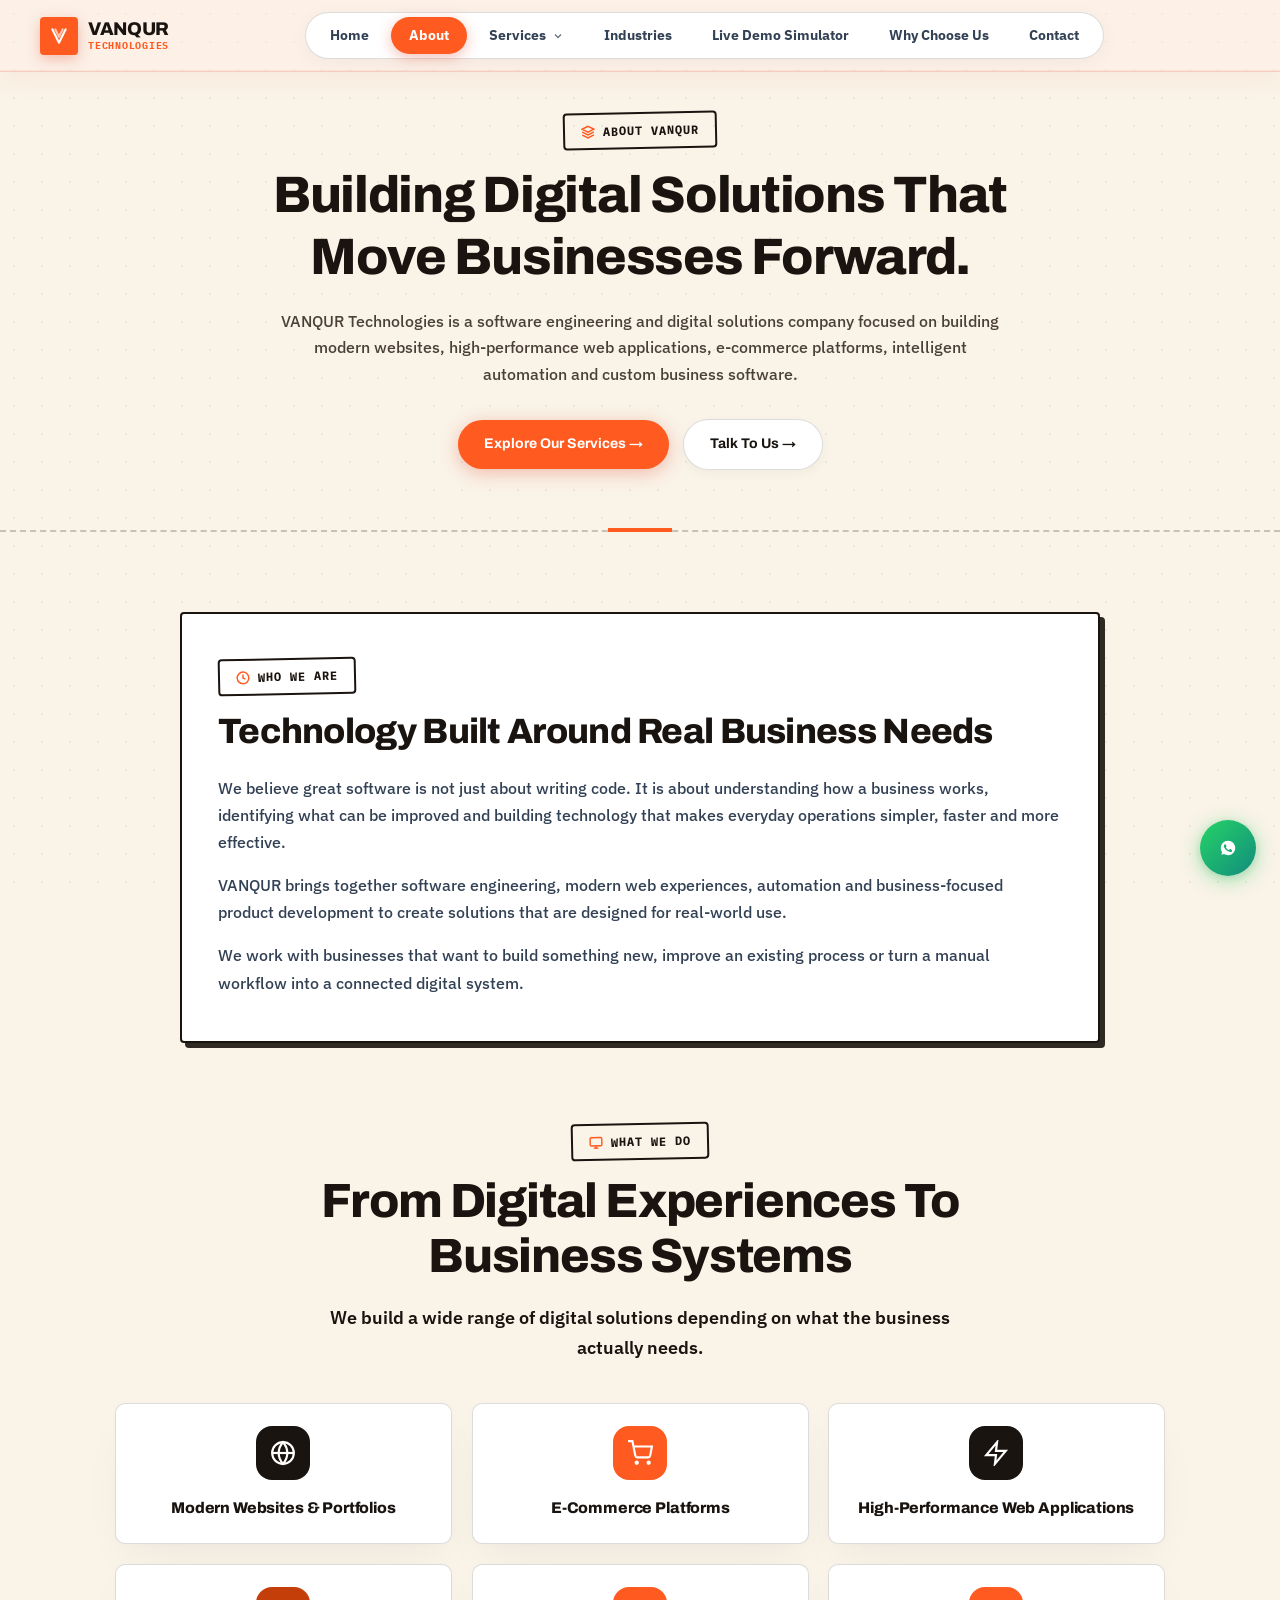
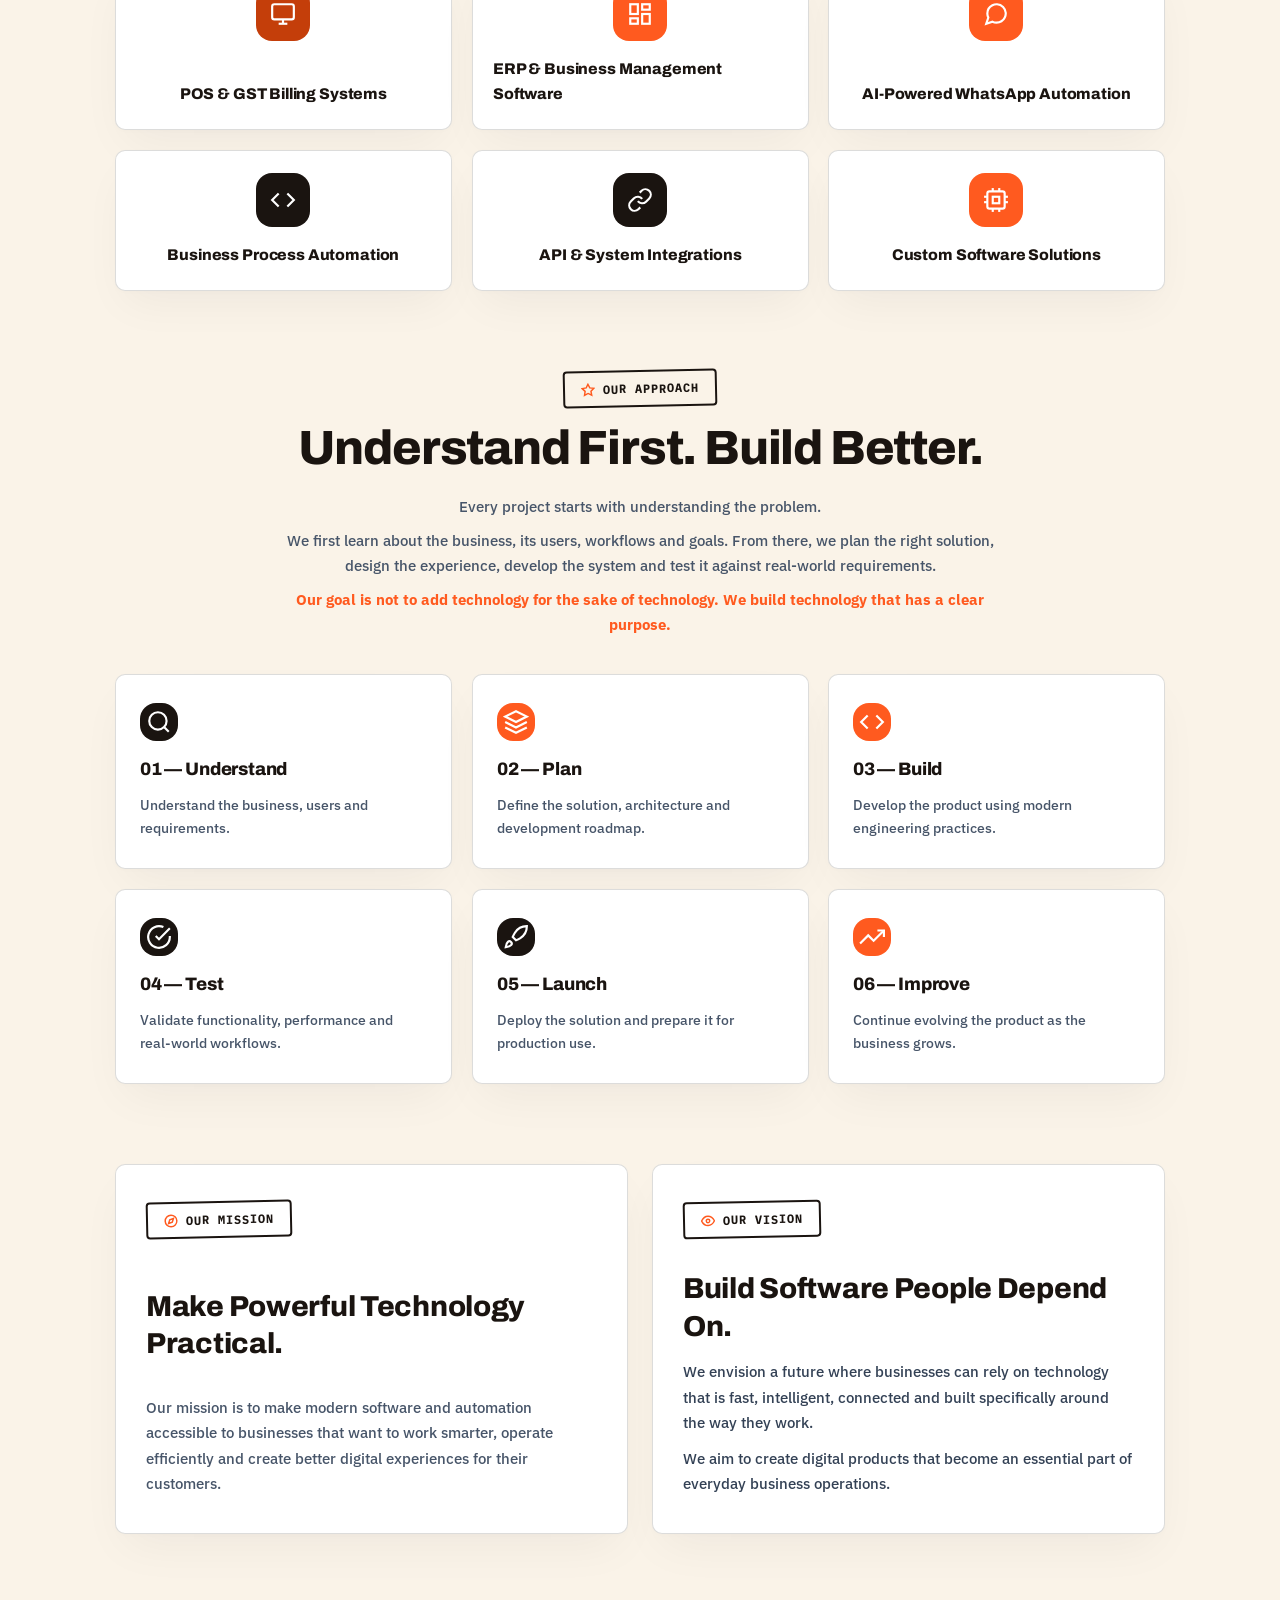
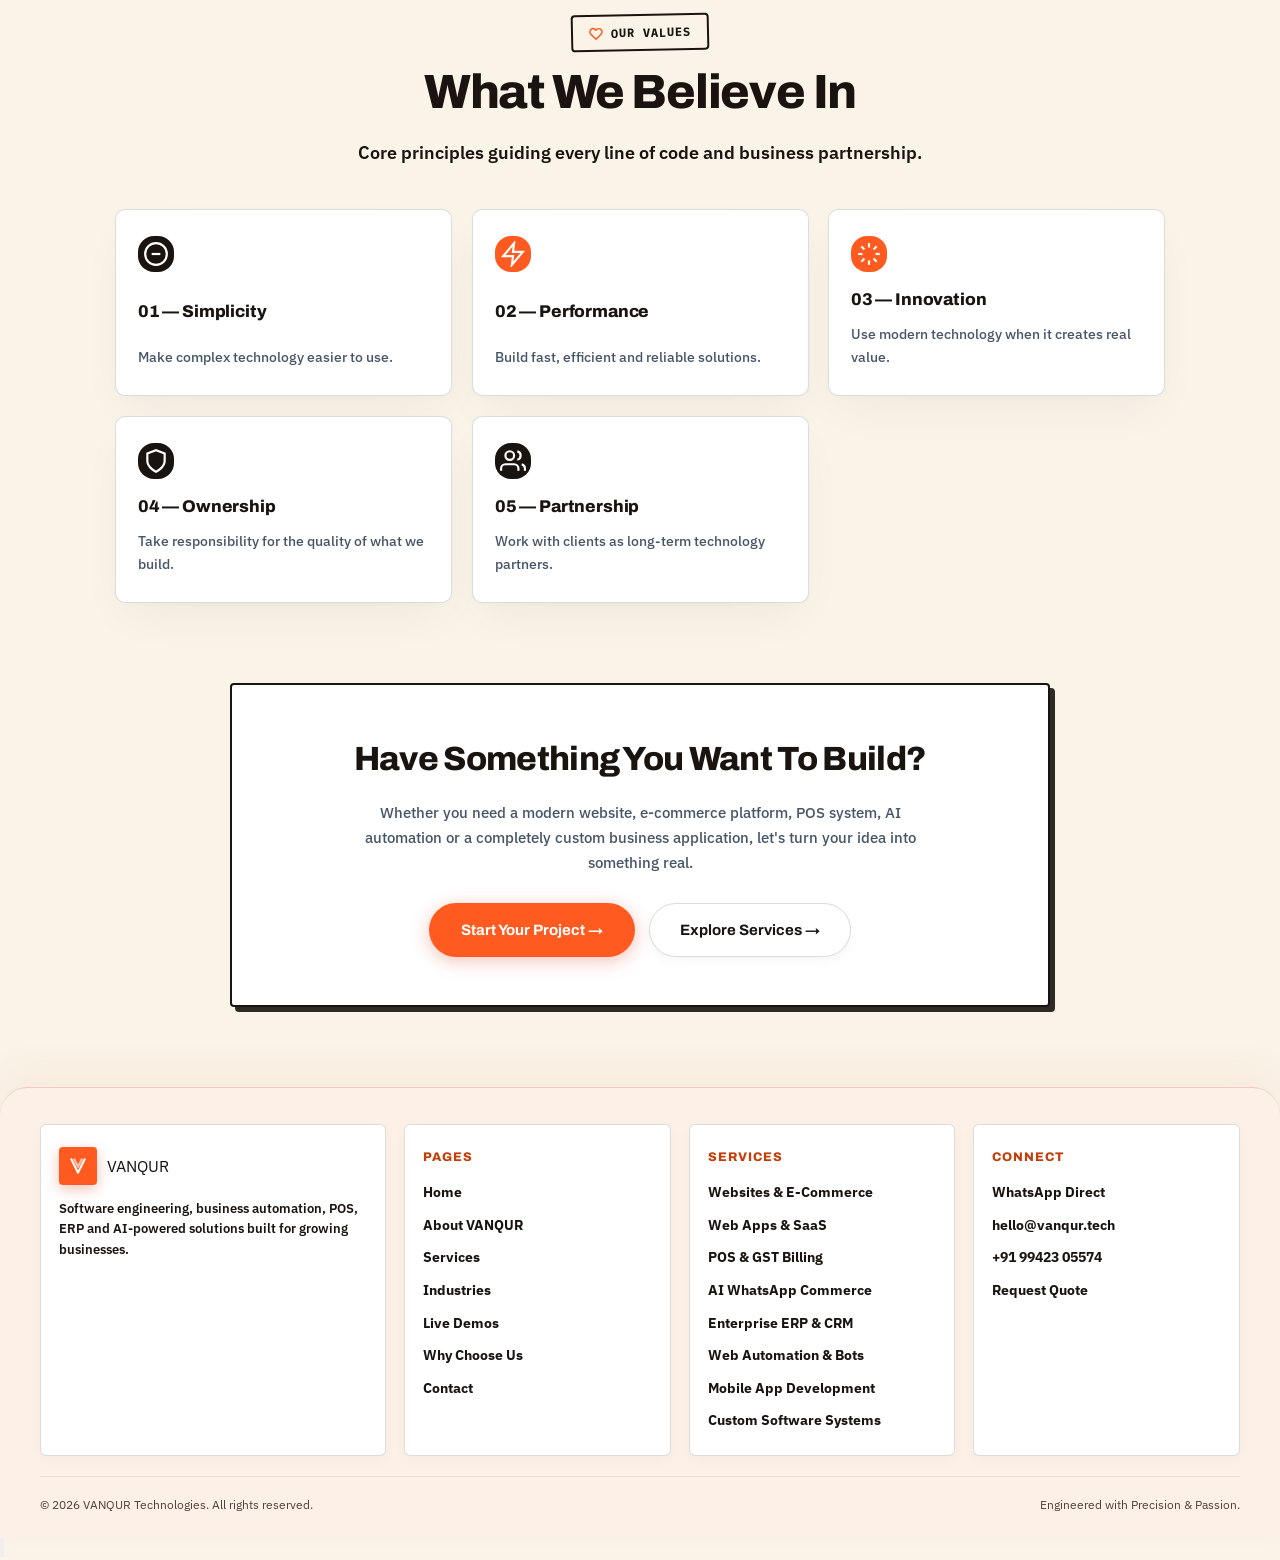
<file: about.html>
<!DOCTYPE html>
<html lang="en">
<head>
  <meta charset="UTF-8">
  <meta name="viewport" content="width=device-width, initial-scale=1.0">
  <title>About VANQUR Technologies | Engineering & Digital Solutions</title>
  <meta name="description" content="VANQUR Technologies is a software engineering and digital solutions company building modern websites, web apps, e-commerce, POS systems, and intelligent business automations.">
  
  <link rel="stylesheet" href="css/design-tokens.css">
  <link rel="stylesheet" href="css/style.css">
  <link rel="stylesheet" href="css/responsive.css">
</head>
<body>

  <!-- Ambient Horizon Orbit Rings & 3D Glowing Background -->
  <div class="site-bg-ambient" aria-hidden="true">
    <div class="bg-studio-rings"></div>
    <div class="bg-neural-glow-1"></div>
  </div>
  <canvas id="bg-canvas"></canvas>

  <!-- Navigation Bar -->
  <nav class="navbar" id="navbar">
    <div class="container navbar-container">
      <a href="index.html" class="brand-logo">
        <div class="logo-icon">
          <svg viewBox="0 0 24 24" fill="none" stroke="currentColor" stroke-width="2.5" stroke-linecap="round" stroke-linejoin="round">
            <polyline points="4 4 12 20 20 4"></polyline>
            <polyline points="7.5 4 12 13 16.5 4" opacity="0.65"></polyline>
          </svg>
        </div>
        <div class="brand-text-block">
          <span class="brand-name">VANQUR</span>
          <span class="brand-tag">TECHNOLOGIES</span>
        </div>
      </a>

      <ul class="nav-menu" id="nav-menu">
        <li><a href="index.html" class="nav-link">Home</a></li>
        <li><a href="about.html" class="nav-link active">About</a></li>
        <li class="nav-item-dropdown">
          <a href="services.html" class="nav-link dropdown-toggle" id="servicesDropdown" aria-haspopup="true" aria-expanded="false">
            <span>Services</span>
            <svg class="dropdown-chevron" viewBox="0 0 24 24" fill="none" stroke="currentColor">
              <polyline points="6 9 12 15 18 9"></polyline>
            </svg>
          </a>
          <div class="nav-dropdown-menu" aria-labelledby="servicesDropdown">
            <div class="dropdown-menu-header">
              <span class="dropdown-header-title">
                <svg viewBox="0 0 24 24" fill="none" stroke="currentColor" stroke-width="2.5"><polygon points="12 2 15.09 8.26 22 9.27 17 14.14 18.18 21.02 12 17.77 5.82 21.02 7 14.14 2 9.27 8.91 8.26 12 2"></polygon></svg>
                Our Services &amp; Solutions
              </span>
              <a href="services.html" class="dropdown-view-all">View All &rarr;</a>
            </div>
            <div class="dropdown-grid">
              <a href="services.html#service-websites" class="dropdown-item">
                <div class="app-icon-squircle-sm app-icon-blue">
                  <svg viewBox="0 0 24 24" fill="none" stroke="currentColor"><circle cx="12" cy="12" r="10"/><line x1="2" y1="12" x2="22" y2="12"/><path d="M12 2a15.3 15.3 0 0 1 4 10 15.3 15.3 0 0 1-4 10 15.3 15.3 0 0 1 4-10z"/></svg>
                </div>
                <div class="dropdown-item-info">
                  <div class="dropdown-item-title">Websites &amp; E-Commerce</div>
                  <p class="dropdown-item-desc">High-speed websites &amp; online stores</p>
                </div>
              </a>

              <a href="services.html#service-saas" class="dropdown-item">
                <div class="app-icon-squircle-sm app-icon-purple">
                  <svg viewBox="0 0 24 24" fill="none" stroke="currentColor"><rect x="3" y="3" width="18" height="18" rx="2"/><path d="M3 9h18"/><path d="M9 21V9"/></svg>
                </div>
                <div class="dropdown-item-info">
                  <div class="dropdown-item-title">Web Apps &amp; SaaS</div>
                  <p class="dropdown-item-desc">Custom web portals &amp; dashboards</p>
                </div>
              </a>

              <a href="services.html#service-pos" class="dropdown-item">
                <div class="app-icon-squircle-sm app-icon-orange">
                  <svg viewBox="0 0 24 24" fill="none" stroke="currentColor"><rect x="2" y="3" width="20" height="14" rx="2"/><line x1="8" y1="21" x2="16" y2="21"/><line x1="12" y1="17" x2="12" y2="21"/></svg>
                </div>
                <div class="dropdown-item-info">
                  <div class="dropdown-item-title">POS &amp; GST Billing</div>
                  <p class="dropdown-item-desc">Retail POS, inventory &amp; billing engine</p>
                </div>
              </a>

              <a href="services.html#service-whatsapp" class="dropdown-item">
                <div class="app-icon-squircle-sm app-icon-green">
                  <svg viewBox="0 0 24 24" fill="none" stroke="currentColor" stroke-width="2"><path d="M21 11.5a8.38 8.38 0 0 1-.9 3.8 8.5 8.5 0 0 1-7.6 4.7 8.38 8.38 0 0 1-3.8-.9L3 21l1.9-5.7a8.38 8.38 0 0 1-.9-3.8 8.5 8.5 0 0 1 4.7-7.6 8.38 8.38 0 0 1 3.8-.9h.5a8.48 8.48 0 0 1 8 8v.5z"/></svg>
                </div>
                <div class="dropdown-item-info">
                  <div class="dropdown-item-title">AI WhatsApp Commerce</div>
                  <p class="dropdown-item-desc">Smart conversational sales &amp; AI support</p>
                </div>
              </a>

              <a href="services.html#service-erp" class="dropdown-item">
                <div class="app-icon-squircle-sm app-icon-rose">
                  <svg viewBox="0 0 24 24" fill="none" stroke="currentColor"><rect x="3" y="3" width="7" height="9"/><rect x="14" y="3" width="7" height="5"/><rect x="14" y="12" width="7" height="9"/><rect x="3" y="16" width="7" height="5"/></svg>
                </div>
                <div class="dropdown-item-info">
                  <div class="dropdown-item-title">Enterprise ERP &amp; CRM</div>
                  <p class="dropdown-item-desc">Centralized business management suites</p>
                </div>
              </a>

              <a href="services.html#service-automation" class="dropdown-item">
                <div class="app-icon-squircle-sm app-icon-emerald">
                  <svg viewBox="0 0 24 24" fill="none" stroke="currentColor"><rect x="4" y="4" width="16" height="16" rx="2"/><rect x="9" y="9" width="6" height="6"/><line x1="9" y1="1" x2="9" y2="4"/><line x1="15" y1="1" x2="15" y2="4"/><line x1="9" y1="20" x2="9" y2="23"/><line x1="15" y1="20" x2="15" y2="23"/><line x1="20" y1="9" x2="23" y2="9"/><line x1="20" y1="14" x2="23" y2="14"/><line x1="1" y1="9" x2="4" y2="9"/><line x1="1" y1="14" x2="4" y2="14"/></svg>
                </div>
                <div class="dropdown-item-info">
                  <div class="dropdown-item-title">Web Automation &amp; Bots</div>
                  <p class="dropdown-item-desc">Lead scrapers &amp; automated data pipelines</p>
                </div>
              </a>

              <a href="services.html#service-mobile" class="dropdown-item">
                <div class="app-icon-squircle-sm app-icon-cyan">
                  <svg viewBox="0 0 24 24" fill="none" stroke="currentColor"><rect x="5" y="2" width="14" height="20" rx="2" ry="2"/><line x1="12" y1="18" x2="12.01" y2="18"/></svg>
                </div>
                <div class="dropdown-item-info">
                  <div class="dropdown-item-title">Mobile App Development</div>
                  <p class="dropdown-item-desc">Native Android &amp; iOS cross-platform apps</p>
                </div>
              </a>

              <a href="services.html#service-custom-software-systems" class="dropdown-item">
                <div class="app-icon-squircle-sm app-icon-amber">
                  <svg viewBox="0 0 24 24" fill="none" stroke="currentColor"><polygon points="12 2 15.09 8.26 22 9.27 17 14.14 18.18 21.02 12 17.77 5.82 21.02 7 14.14 2 9.27 8.91 8.26 12 2"/></svg>
                </div>
                <div class="dropdown-item-info">
                  <div class="dropdown-item-title">Custom Software Systems</div>
                  <p class="dropdown-item-desc">Tailored architecture for unique workflows</p>
                </div>
              </a>
            </div>
            <div class="dropdown-menu-footer">
              <a href="contact.html" class="dropdown-footer-cta">
                <span>Looking for a custom solution?</span>
                <strong>Talk to Developer &rarr;</strong>
              </a>
            </div>
          </div>
        </li>
        <li><a href="industries.html" class="nav-link">Industries</a></li>
        <li><a href="simulators.html" class="nav-link">Live Demo Simulator</a></li>
        <li><a href="why-us.html" class="nav-link">Why Choose Us</a></li>
        <li><a href="contact.html" class="nav-link">Contact</a></li>
      </ul>

      <div class="nav-actions">
        <button class="nav-toggle" id="nav-toggle" aria-label="Toggle navigation">
          <svg width="24" height="24" viewBox="0 0 24 24" fill="none" stroke="currentColor" stroke-width="2">
            <line x1="3" y1="12" x2="21" y2="12"></line>
            <line x1="3" y1="6" x2="21" y2="6"></line>
            <line x1="3" y1="18" x2="21" y2="18"></line>
          </svg>
        </button>
      </div>
    </div>
  </nav>

  <!-- Page Hero Header -->
  <header class="page-hero-header" style="padding:calc(var(--header-height) + 40px) 0 60px 0;">
    <div class="container" style="text-align:center;">
      <div class="section-badge" style="margin-bottom:16px;">
        <svg width="14" height="14" viewBox="0 0 24 24" fill="none" stroke="currentColor" stroke-width="2.5">
          <path d="M12 2L2 7l10 5 10-5-10-5z"></path>
          <path d="M2 17l10 5 10-5"></path>
          <path d="M2 12l10 5 10-5"></path>
        </svg>
        <span>ABOUT VANQUR</span>
      </div>
      <h1 class="section-title" style="max-width:840px;margin:0 auto 20px auto;font-size:clamp(2rem, 4vw, 3.2rem);line-height:1.2;">
        Building Digital Solutions That Move Businesses Forward.
      </h1>
      <p class="section-subtitle" style="max-width:740px;margin:0 auto 32px auto;font-size:16px;line-height:1.65;color:#475569;font-weight:500;">
        VANQUR Technologies is a software engineering and digital solutions company focused on building modern websites, high-performance web applications, e-commerce platforms, intelligent automation and custom business software.
      </p>
      <div class="hero-actions" style="display:flex;justify-content:center;gap:14px;flex-wrap:wrap;">
        <a href="services.html" class="btn btn-primary">
          Explore Our Services &rarr;
        </a>
        <a href="contact.html" class="btn btn-secondary">
          Talk To Us &rarr;
        </a>
      </div>
    </div>
  </header>

  <!-- Main Content -->
  <main>

    <!-- SECTION 01: WHO WE ARE -->
    <section class="section" style="padding-top:20px;padding-bottom:60px;">
      <div class="container">
        <div style="background:#FFFFFF;border:2px solid var(--text-primary);border-radius:var(--radius-sm);padding:44px 36px;box-shadow:var(--shadow-lg);max-width:920px;margin:0 auto;">
          <div class="section-badge" style="margin-bottom:14px;">
            <svg width="14" height="14" viewBox="0 0 24 24" fill="none" stroke="currentColor" stroke-width="2.5"><circle cx="12" cy="12" r="10"></circle><polyline points="12 6 12 12 16 14"></polyline></svg>
            <span>WHO WE ARE</span>
          </div>
          <h2 style="font-size:clamp(1.5rem, 3vw, 2.2rem);font-weight:800;color:var(--text-primary);margin-bottom:22px;letter-spacing:-0.02em;line-height:1.25;">
            Technology Built Around Real Business Needs
          </h2>
          <div style="display:flex;flex-direction:column;gap:16px;font-size:15.5px;line-height:1.75;color:#334155;font-weight:500;">
            <p style="margin:0;">
              We believe great software is not just about writing code. It is about understanding how a business works, identifying what can be improved and building technology that makes everyday operations simpler, faster and more effective.
            </p>
            <p style="margin:0;">
              VANQUR brings together software engineering, modern web experiences, automation and business-focused product development to create solutions that are designed for real-world use.
            </p>
            <p style="margin:0;">
              We work with businesses that want to build something new, improve an existing process or turn a manual workflow into a connected digital system.
            </p>
          </div>
        </div>
      </div>
    </section>

    <!-- SECTION 02: WHAT WE DO -->
    <section class="section" style="padding-top:20px;padding-bottom:60px;">
      <div class="container">
        <div class="section-header" style="text-align:center;margin-bottom:40px;">
          <div class="section-badge" style="margin-bottom:14px;">
            <svg width="14" height="14" viewBox="0 0 24 24" fill="none" stroke="currentColor" stroke-width="2.5"><rect x="2" y="3" width="20" height="14" rx="2"/><line x1="8" y1="21" x2="16" y2="21"/><line x1="12" y1="17" x2="12" y2="21"/></svg>
            <span>WHAT WE DO</span>
          </div>
          <h2 class="section-title">From Digital Experiences To Business Systems</h2>
          <p class="section-subtitle" style="max-width:680px;margin:0 auto;">
            We build a wide range of digital solutions depending on what the business actually needs.
          </p>
        </div>

        <div class="about-what-we-do-grid" style="display:grid;grid-template-columns:repeat(auto-fit, minmax(min(100%, 280px), 1fr));gap:20px;max-width:1050px;margin:0 auto;">
          
          <div class="service-card tilt-card" style="padding:22px 20px;display:flex;align-items:center;gap:16px;">
            <div class="app-icon-squircle app-icon-blue" style="flex-shrink:0;">
              <svg viewBox="0 0 24 24" fill="none" stroke="currentColor" stroke-width="2"><circle cx="12" cy="12" r="10"></circle><line x1="2" y1="12" x2="22" y2="12"></line><path d="M12 2a15.3 15.3 0 0 1 4 10 15.3 15.3 0 0 1-4 10 15.3 15.3 0 0 1-4-10 15.3 15.3 0 0 1 4-10z"></path></svg>
            </div>
            <div>
              <h3 style="font-size:15.5px;font-weight:800;color:var(--text-primary);margin:0;">Modern Websites & Portfolios</h3>
            </div>
          </div>

          <div class="service-card tilt-card" style="padding:22px 20px;display:flex;align-items:center;gap:16px;">
            <div class="app-icon-squircle app-icon-orange" style="flex-shrink:0;">
              <svg viewBox="0 0 24 24" fill="none" stroke="currentColor" stroke-width="2"><circle cx="9" cy="21" r="1"></circle><circle cx="20" cy="21" r="1"></circle><path d="M1 1h4l2.68 13.39a2 2 0 0 0 2 1.61h9.72a2 2 0 0 0 2-1.61L23 6H6"></path></svg>
            </div>
            <div>
              <h3 style="font-size:15.5px;font-weight:800;color:var(--text-primary);margin:0;">E-Commerce Platforms</h3>
            </div>
          </div>

          <div class="service-card tilt-card" style="padding:22px 20px;display:flex;align-items:center;gap:16px;">
            <div class="app-icon-squircle app-icon-emerald" style="flex-shrink:0;">
              <svg viewBox="0 0 24 24" fill="none" stroke="currentColor" stroke-width="2"><polygon points="13 2 3 14 12 14 11 22 21 10 12 10 13 2"></polygon></svg>
            </div>
            <div>
              <h3 style="font-size:15.5px;font-weight:800;color:var(--text-primary);margin:0;">High-Performance Web Applications</h3>
            </div>
          </div>

          <div class="service-card tilt-card" style="padding:22px 20px;display:flex;align-items:center;gap:16px;">
            <div class="app-icon-squircle app-icon-amber" style="flex-shrink:0;">
              <svg viewBox="0 0 24 24" fill="none" stroke="currentColor" stroke-width="2"><rect x="2" y="3" width="20" height="14" rx="2"/><line x1="8" y1="21" x2="16" y2="21"/><line x1="12" y1="17" x2="12" y2="21"/></svg>
            </div>
            <div>
              <h3 style="font-size:15.5px;font-weight:800;color:var(--text-primary);margin:0;">POS & GST Billing Systems</h3>
            </div>
          </div>

          <div class="service-card tilt-card" style="padding:22px 20px;display:flex;align-items:center;gap:16px;">
            <div class="app-icon-squircle app-icon-rose" style="flex-shrink:0;">
              <svg viewBox="0 0 24 24" fill="none" stroke="currentColor" stroke-width="2"><rect x="3" y="3" width="7" height="9"/><rect x="14" y="3" width="7" height="5"/><rect x="14" y="12" width="7" height="9"/><rect x="3" y="16" width="7" height="5"/></svg>
            </div>
            <div>
              <h3 style="font-size:15.5px;font-weight:800;color:var(--text-primary);margin:0;">ERP & Business Management Software</h3>
            </div>
          </div>

          <div class="service-card tilt-card" style="padding:22px 20px;display:flex;align-items:center;gap:16px;">
            <div class="app-icon-squircle app-icon-purple" style="flex-shrink:0;">
              <svg viewBox="0 0 24 24" fill="none" stroke="currentColor" stroke-width="2"><path d="M21 11.5a8.38 8.38 0 0 1-.9 3.8 8.5 8.5 0 0 1-7.6 4.7 8.38 8.38 0 0 1-3.8-.9L3 21l1.9-5.7a8.38 8.38 0 0 1-.9-3.8 8.5 8.5 0 0 1 4.7-7.6 8.38 8.38 0 0 1 3.8-.9h.5a8.48 8.48 0 0 1 8 8v.5z"></path></svg>
            </div>
            <div>
              <h3 style="font-size:15.5px;font-weight:800;color:var(--text-primary);margin:0;">AI-Powered WhatsApp Automation</h3>
            </div>
          </div>

          <div class="service-card tilt-card" style="padding:22px 20px;display:flex;align-items:center;gap:16px;">
            <div class="app-icon-squircle app-icon-cyan" style="flex-shrink:0;">
              <svg viewBox="0 0 24 24" fill="none" stroke="currentColor" stroke-width="2"><polyline points="16 18 22 12 16 6"></polyline><polyline points="8 6 2 12 8 18"></polyline></svg>
            </div>
            <div>
              <h3 style="font-size:15.5px;font-weight:800;color:var(--text-primary);margin:0;">Business Process Automation</h3>
            </div>
          </div>

          <div class="service-card tilt-card" style="padding:22px 20px;display:flex;align-items:center;gap:16px;">
            <div class="app-icon-squircle app-icon-indigo" style="flex-shrink:0;">
              <svg viewBox="0 0 24 24" fill="none" stroke="currentColor" stroke-width="2"><path d="M10 13a5 5 0 0 0 7.54.54l3-3a5 5 0 0 0-7.07-7.07l-1.72 1.71"></path><path d="M14 11a5 5 0 0 0-7.54-.54l-3 3a5 5 0 0 0 7.07 7.07l1.71-1.71"></path></svg>
            </div>
            <div>
              <h3 style="font-size:15.5px;font-weight:800;color:var(--text-primary);margin:0;">API & System Integrations</h3>
            </div>
          </div>

          <div class="service-card tilt-card" style="padding:22px 20px;display:flex;align-items:center;gap:16px;">
            <div class="app-icon-squircle app-icon-orange" style="flex-shrink:0;">
              <svg viewBox="0 0 24 24" fill="none" stroke="currentColor" stroke-width="2"><rect x="4" y="4" width="16" height="16" rx="2" ry="2"></rect><rect x="9" y="9" width="6" height="6"></rect><line x1="9" y1="1" x2="9" y2="4"></line><line x1="15" y1="1" x2="15" y2="4"></line><line x1="9" y1="20" x2="9" y2="23"></line><line x1="15" y1="20" x2="15" y2="23"></line><line x1="20" y1="9" x2="23" y2="9"></line><line x1="20" y1="14" x2="23" y2="14"></line><line x1="1" y1="9" x2="4" y2="9"></line><line x1="1" y1="14" x2="4" y2="14"></line></svg>
            </div>
            <div>
              <h3 style="font-size:15.5px;font-weight:800;color:var(--text-primary);margin:0;">Custom Software Solutions</h3>
            </div>
          </div>

        </div>
      </div>
    </section>

    <!-- SECTION 03: OUR APPROACH -->
    <section class="section" style="padding-top:20px;padding-bottom:60px;">
      <div class="container">
        <div class="section-header" style="text-align:center;margin-bottom:36px;">
          <div class="section-badge" style="margin-bottom:14px;">
            <svg width="14" height="14" viewBox="0 0 24 24" fill="none" stroke="currentColor" stroke-width="2.5"><polygon points="12 2 15.09 8.26 22 9.27 17 14.14 18.18 21.02 12 17.77 5.82 21.02 7 14.14 2 9.27 8.91 8.26 12 2"></polygon></svg>
            <span>OUR APPROACH</span>
          </div>
          <h2 class="section-title">Understand First. Build Better.</h2>
          <div style="max-width:720px;margin:16px auto 0 auto;font-size:15px;line-height:1.7;color:#475569;font-weight:500;">
            <p style="margin-bottom:8px;">Every project starts with understanding the problem.</p>
            <p style="margin-bottom:8px;">We first learn about the business, its users, workflows and goals. From there, we plan the right solution, design the experience, develop the system and test it against real-world requirements.</p>
            <p style="margin:0;font-weight:700;color:var(--terracotta-primary);">Our goal is not to add technology for the sake of technology. We build technology that has a clear purpose.</p>
          </div>
        </div>

        <div class="about-approach-grid" style="display:grid;grid-template-columns:repeat(auto-fit, minmax(min(100%, 300px), 1fr));gap:20px;max-width:1050px;margin:0 auto;">
          
          <!-- Step 01 -->
          <div class="service-card tilt-card" style="padding:28px 24px;display:flex;flex-direction:column;gap:10px;">
            <div class="app-icon-squircle app-icon-blue" style="width:38px;height:38px;margin-bottom:4px;">
              <svg width="18" height="18" viewBox="0 0 24 24" fill="none" stroke="currentColor" stroke-width="2"><circle cx="11" cy="11" r="8"></circle><line x1="21" y1="21" x2="16.65" y2="16.65"></line></svg>
            </div>
            <h3 style="font-size:18px;font-weight:800;color:var(--text-primary);margin:0;">01 — Understand</h3>
            <p class="service-desc" style="margin:0;">Understand the business, users and requirements.</p>
          </div>

          <!-- Step 02 -->
          <div class="service-card tilt-card" style="padding:28px 24px;display:flex;flex-direction:column;gap:10px;">
            <div class="app-icon-squircle app-icon-purple" style="width:38px;height:38px;margin-bottom:4px;">
              <svg width="18" height="18" viewBox="0 0 24 24" fill="none" stroke="currentColor" stroke-width="2"><polygon points="12 2 2 7 12 12 22 7 12 2"></polygon><polyline points="2 17 12 22 22 17"></polyline><polyline points="2 12 12 17 22 12"></polyline></svg>
            </div>
            <h3 style="font-size:18px;font-weight:800;color:var(--text-primary);margin:0;">02 — Plan</h3>
            <p class="service-desc" style="margin:0;">Define the solution, architecture and development roadmap.</p>
          </div>

          <!-- Step 03 -->
          <div class="service-card tilt-card" style="padding:28px 24px;display:flex;flex-direction:column;gap:10px;">
            <div class="app-icon-squircle app-icon-orange" style="width:38px;height:38px;margin-bottom:4px;">
              <svg width="18" height="18" viewBox="0 0 24 24" fill="none" stroke="currentColor" stroke-width="2"><polyline points="16 18 22 12 16 6"></polyline><polyline points="8 6 2 12 8 18"></polyline></svg>
            </div>
            <h3 style="font-size:18px;font-weight:800;color:var(--text-primary);margin:0;">03 — Build</h3>
            <p class="service-desc" style="margin:0;">Develop the product using modern engineering practices.</p>
          </div>

          <!-- Step 04 -->
          <div class="service-card tilt-card" style="padding:28px 24px;display:flex;flex-direction:column;gap:10px;">
            <div class="app-icon-squircle app-icon-emerald" style="width:38px;height:38px;margin-bottom:4px;">
              <svg width="18" height="18" viewBox="0 0 24 24" fill="none" stroke="currentColor" stroke-width="2"><path d="M22 11.08V12a10 10 0 1 1-5.93-9.14"></path><polyline points="22 4 12 14.01 9 11.01"></polyline></svg>
            </div>
            <h3 style="font-size:18px;font-weight:800;color:var(--text-primary);margin:0;">04 — Test</h3>
            <p class="service-desc" style="margin:0;">Validate functionality, performance and real-world workflows.</p>
          </div>

          <!-- Step 05 -->
          <div class="service-card tilt-card" style="padding:28px 24px;display:flex;flex-direction:column;gap:10px;">
            <div class="app-icon-squircle app-icon-cyan" style="width:38px;height:38px;margin-bottom:4px;">
              <svg width="18" height="18" viewBox="0 0 24 24" fill="none" stroke="currentColor" stroke-width="2"><path d="M4.5 16.5c-1.5 1.26-2 5-2 5s3.74-.5 5-2c.71-.84.7-2.13-.09-2.91a2.18 2.18 0 0 0-2.91-.09z"></path><path d="M12 15l-3-3a22 22 0 0 1 2-3.95A12.88 12.88 0 0 1 22 2c0 2.72-.78 7.5-6 11a22.35 22.35 0 0 1-4 2z"></path></svg>
            </div>
            <h3 style="font-size:18px;font-weight:800;color:var(--text-primary);margin:0;">05 — Launch</h3>
            <p class="service-desc" style="margin:0;">Deploy the solution and prepare it for production use.</p>
          </div>

          <!-- Step 06 -->
          <div class="service-card tilt-card" style="padding:28px 24px;display:flex;flex-direction:column;gap:10px;">
            <div class="app-icon-squircle app-icon-rose" style="width:38px;height:38px;margin-bottom:4px;">
              <svg width="18" height="18" viewBox="0 0 24 24" fill="none" stroke="currentColor" stroke-width="2"><polyline points="23 6 13.5 15.5 8.5 10.5 1 18"></polyline><polyline points="17 6 23 6 23 12"></polyline></svg>
            </div>
            <h3 style="font-size:18px;font-weight:800;color:var(--text-primary);margin:0;">06 — Improve</h3>
            <p class="service-desc" style="margin:0;">Continue evolving the product as the business grows.</p>
          </div>

        </div>
      </div>
    </section>

    <!-- SECTION 04 & 05: OUR MISSION & OUR VISION -->
    <section class="section" style="padding-top:20px;padding-bottom:60px;">
      <div class="container">
        <div class="about-mission-grid" style="display:grid;grid-template-columns:repeat(auto-fit, minmax(min(100%, 320px), 1fr));gap:24px;max-width:1050px;margin:0 auto;">
          
          <!-- MISSION -->
          <div class="service-card tilt-card" style="padding:36px 30px;display:flex;flex-direction:column;gap:14px;">
            <div class="section-badge" style="align-self:flex-start;">
              <svg width="14" height="14" viewBox="0 0 24 24" fill="none" stroke="currentColor" stroke-width="2.5"><circle cx="12" cy="12" r="10"></circle><polygon points="16.24 7.76 14.12 14.12 7.76 16.24 9.88 9.88 16.24 7.76"></polygon></svg>
              <span>OUR MISSION</span>
            </div>
            <h2 style="font-size:clamp(1.4rem, 2.5vw, 1.8rem);font-weight:800;color:var(--text-primary);margin:0;line-height:1.3;">
              Make Powerful Technology Practical.
            </h2>
            <p class="service-desc" style="font-size:15px;line-height:1.7;color:#334155;margin:0;font-weight:500;">
              Our mission is to make modern software and automation accessible to businesses that want to work smarter, operate efficiently and create better digital experiences for their customers.
            </p>
          </div>

          <!-- VISION -->
          <div class="service-card tilt-card" style="padding:36px 30px;display:flex;flex-direction:column;gap:14px;">
            <div class="section-badge" style="align-self:flex-start;">
              <svg width="14" height="14" viewBox="0 0 24 24" fill="none" stroke="currentColor" stroke-width="2.5"><path d="M1 12s4-8 11-8 11 8 11 8-4 8-11 8-11-8-11-8z"></path><circle cx="12" cy="12" r="3"></circle></svg>
              <span>OUR VISION</span>
            </div>
            <h2 style="font-size:clamp(1.4rem, 2.5vw, 1.8rem);font-weight:800;color:var(--text-primary);margin:0;line-height:1.3;">
              Build Software People Depend On.
            </h2>
            <div style="display:flex;flex-direction:column;gap:10px;font-size:15px;line-height:1.7;color:#334155;font-weight:500;">
              <p style="margin:0;">
                We envision a future where businesses can rely on technology that is fast, intelligent, connected and built specifically around the way they work.
              </p>
              <p style="margin:0;">
                We aim to create digital products that become an essential part of everyday business operations.
              </p>
            </div>
          </div>

        </div>
      </div>
    </section>

    <!-- SECTION 06: OUR VALUES -->
    <section class="section" style="padding-top:20px;padding-bottom:60px;">
      <div class="container">
        <div class="section-header" style="text-align:center;margin-bottom:40px;">
          <div class="section-badge" style="margin-bottom:14px;">
            <svg width="14" height="14" viewBox="0 0 24 24" fill="none" stroke="currentColor" stroke-width="2.5"><path d="M20.84 4.61a5.5 5.5 0 0 0-7.78 0L12 5.67l-1.06-1.06a5.5 5.5 0 0 0-7.78 7.78l1.06 1.06L12 21.23l7.78-7.78 1.06-1.06a5.5 5.5 0 0 0 0-7.78z"></path></svg>
            <span>OUR VALUES</span>
          </div>
          <h2 class="section-title">What We Believe In</h2>
          <p class="section-subtitle">Core principles guiding every line of code and business partnership.</p>
        </div>

        <div class="about-values-grid" style="display:grid;grid-template-columns:repeat(auto-fit, minmax(min(100%, 260px), 1fr));gap:20px;max-width:1050px;margin:0 auto;">
          
          <!-- Value 01 -->
          <div class="service-card tilt-card" style="padding:26px 22px;display:flex;flex-direction:column;gap:10px;">
            <div class="app-icon-squircle app-icon-blue" style="width:36px;height:36px;margin-bottom:4px;">
              <svg width="16" height="16" viewBox="0 0 24 24" fill="none" stroke="currentColor" stroke-width="2"><circle cx="12" cy="12" r="10"></circle><path d="M8 12h8"></path></svg>
            </div>
            <h3 style="font-size:17px;font-weight:800;color:var(--text-primary);margin:0;">01 — Simplicity</h3>
            <p class="service-desc" style="margin:0;">Make complex technology easier to use.</p>
          </div>

          <!-- Value 02 -->
          <div class="service-card tilt-card" style="padding:26px 22px;display:flex;flex-direction:column;gap:10px;">
            <div class="app-icon-squircle app-icon-orange" style="width:36px;height:36px;margin-bottom:4px;">
              <svg width="16" height="16" viewBox="0 0 24 24" fill="none" stroke="currentColor" stroke-width="2"><polygon points="13 2 3 14 12 14 11 22 21 10 12 10 13 2"></polygon></svg>
            </div>
            <h3 style="font-size:17px;font-weight:800;color:var(--text-primary);margin:0;">02 — Performance</h3>
            <p class="service-desc" style="margin:0;">Build fast, efficient and reliable solutions.</p>
          </div>

          <!-- Value 03 -->
          <div class="service-card tilt-card" style="padding:26px 22px;display:flex;flex-direction:column;gap:10px;">
            <div class="app-icon-squircle app-icon-purple" style="width:36px;height:36px;margin-bottom:4px;">
              <svg width="16" height="16" viewBox="0 0 24 24" fill="none" stroke="currentColor" stroke-width="2"><line x1="12" y1="2" x2="12" y2="6"></line><line x1="12" y1="18" x2="12" y2="22"></line><line x1="4.93" y1="4.93" x2="7.76" y2="7.76"></line><line x1="16.24" y1="16.24" x2="19.07" y2="19.07"></line><line x1="2" y1="12" x2="6" y2="12"></line><line x1="18" y1="12" x2="22" y2="12"></line><line x1="4.93" y1="19.07" x2="7.76" y2="16.24"></line><line x1="16.24" y1="7.76" x2="19.07" y2="4.93"></line></svg>
            </div>
            <h3 style="font-size:17px;font-weight:800;color:var(--text-primary);margin:0;">03 — Innovation</h3>
            <p class="service-desc" style="margin:0;">Use modern technology when it creates real value.</p>
          </div>

          <!-- Value 04 -->
          <div class="service-card tilt-card" style="padding:26px 22px;display:flex;flex-direction:column;gap:10px;">
            <div class="app-icon-squircle app-icon-emerald" style="width:36px;height:36px;margin-bottom:4px;">
              <svg width="16" height="16" viewBox="0 0 24 24" fill="none" stroke="currentColor" stroke-width="2"><path d="M12 22s8-4 8-10V5l-8-3-8 3v7c0 6 8 10 8 10z"></path></svg>
            </div>
            <h3 style="font-size:17px;font-weight:800;color:var(--text-primary);margin:0;">04 — Ownership</h3>
            <p class="service-desc" style="margin:0;">Take responsibility for the quality of what we build.</p>
          </div>

          <!-- Value 05 -->
          <div class="service-card tilt-card" style="padding:26px 22px;display:flex;flex-direction:column;gap:10px;">
            <div class="app-icon-squircle app-icon-cyan" style="width:36px;height:36px;margin-bottom:4px;">
              <svg width="16" height="16" viewBox="0 0 24 24" fill="none" stroke="currentColor" stroke-width="2"><path d="M17 21v-2a4 4 0 0 0-4-4H5a4 4 0 0 0-4 4v2"></path><circle cx="9" cy="7" r="4"></circle><path d="M23 21v-2a4 4 0 0 0-3-3.87"></path><path d="M16 3.13a4 4 0 0 1 0 7.75"></path></svg>
            </div>
            <h3 style="font-size:17px;font-weight:800;color:var(--text-primary);margin:0;">05 — Partnership</h3>
            <p class="service-desc" style="margin:0;">Work with clients as long-term technology partners.</p>
          </div>

        </div>
      </div>
    </section>

    <!-- FINAL CTA -->
    <section class="section" style="padding-top:20px;padding-bottom:80px;">
      <div class="container">
        <div style="background:#FFFFFF;border:2px solid var(--text-primary);border-radius:var(--radius-sm);padding:48px 32px;text-align:center;box-shadow:var(--shadow-lg);max-width:820px;margin:0 auto;">
          <h2 style="font-size:clamp(1.5rem, 3.2vw, 2.1rem);font-weight:800;color:var(--text-primary);margin-bottom:14px;letter-spacing:-0.02em;">
            Have Something You Want To Build?
          </h2>
          <p style="font-size:15px;color:#475569;max-width:580px;margin:0 auto 28px auto;font-weight:500;line-height:1.65;">
            Whether you need a modern website, e-commerce platform, POS system, AI automation or a completely custom business application, let's turn your idea into something real.
          </p>
          <div style="display:flex;justify-content:center;gap:14px;flex-wrap:wrap;">
            <a href="contact.html" class="btn btn-primary" style="padding:14px 32px;font-size:15px;">
              Start Your Project &rarr;
            </a>
            <a href="services.html" class="btn btn-secondary" style="padding:14px 30px;font-size:15px;">
              Explore Services &rarr;
            </a>
          </div>
        </div>
      </div>
    </section>

  </main>

  <!-- Footer -->
  <footer class="footer">
    <div class="container">
      <div class="footer-grid">
        <div class="footer-card-box footer-brand-info">
          <a href="index.html" class="brand-logo">
            <div class="logo-icon">
              <svg viewBox="0 0 24 24" fill="none" stroke="currentColor" stroke-width="2.5" stroke-linecap="round" stroke-linejoin="round">
                <polyline points="4 4 12 20 20 4"></polyline>
                <polyline points="7.5 4 12 13 16.5 4" opacity="0.65"></polyline>
              </svg>
            </div>
            <span>VANQUR</span>
          </a>
          <p>Software engineering, business automation, POS, ERP and AI-powered solutions built for growing businesses.</p>
        </div>

        <div class="footer-card-box">
          <h4 class="footer-heading">Pages</h4>
          <ul class="footer-links">
            <li><a href="index.html">Home</a></li>
            <li><a href="about.html">About VANQUR</a></li>
            <li><a href="services.html">Services</a></li>
            <li><a href="industries.html">Industries</a></li>
            <li><a href="simulators.html">Live Demos</a></li>
            <li><a href="why-us.html">Why Choose Us</a></li>
            <li><a href="contact.html">Contact</a></li>
          </ul>
        </div>

        <div class="footer-card-box">
          <h4 class="footer-heading">Services</h4>
          <ul class="footer-links">
            <li><a href="services.html#service-websites">Websites &amp; E-Commerce</a></li>
            <li><a href="services.html#service-saas">Web Apps &amp; SaaS</a></li>
            <li><a href="services.html#service-pos">POS &amp; GST Billing</a></li>
            <li><a href="services.html#service-whatsapp">AI WhatsApp Commerce</a></li>
            <li><a href="services.html#service-erp">Enterprise ERP &amp; CRM</a></li>
            <li><a href="services.html#service-automation">Web Automation &amp; Bots</a></li>
            <li><a href="services.html#service-mobile">Mobile App Development</a></li>
            <li><a href="services.html#service-custom-software-systems">Custom Software Systems</a></li>
          </ul>
        </div>

        <div class="footer-card-box">
          <h4 class="footer-heading">Connect</h4>
          <ul class="footer-links">
            <li><a href="https://api.whatsapp.com/send?phone=919942305574" target="_blank">WhatsApp Direct</a></li>
            <li><a href="mailto:hello@vanqur.tech">hello@vanqur.tech</a></li>
            <li><a href="tel:+919942305574">+91 99423 05574</a></li>
            <li><a href="contact.html">Request Quote</a></li>
          </ul>
        </div>
      </div>

      <div class="footer-bottom">
        <div>&copy; 2026 VANQUR Technologies. All rights reserved.</div>
        <div>Engineered with Precision &amp; Passion.</div>
      </div>
    </div>
  </footer>

  <button class="back-to-top-btn" id="back-to-top-btn" aria-label="Back to top">
    <svg viewBox="0 0 24 24" fill="none" stroke="currentColor" stroke-width="2.5">
      <polyline points="18 15 12 9 6 15"></polyline>
    </svg>
  </button>

  <!-- Floating WhatsApp Action Bubble -->
  <a href="https://api.whatsapp.com/send?phone=919942305574&text=Hi%20VANQUR,%20I%20want%20to%20discuss%20a%20project" target="_blank" rel="noopener noreferrer" class="floating-whatsapp-btn" aria-label="Chat on WhatsApp">
    <svg viewBox="0 0 24 24" fill="currentColor">
      <path d="M12.031 6.172c-3.181 0-5.767 2.586-5.768 5.766-.001 1.298.38 2.27 1.019 3.287l-.582 2.128 2.182-.573c.978.58 1.911.928 3.145.929 3.178 0 5.767-2.587 5.768-5.766.001-3.187-2.575-5.771-5.764-5.771zm3.392 8.244c-.144.405-.837.774-1.17.824-.312.045-.694.072-2.189-.553-1.619-.676-2.652-2.327-2.733-2.434-.08-.106-.653-.872-.653-1.662 0-.79.414-1.178.559-1.341.144-.162.315-.203.42-.203.104 0 .209.002.301.006.096.004.226-.037.353.27.13.315.446 1.088.486 1.168.04.08.067.174.013.28-.053.106-.08.172-.16.265-.08.093-.169.208-.241.279-.08.08-.163.167-.07.327.094.16.417.689.896 1.115.617.549 1.137.719 1.297.799.16.08.254.07.348-.04.094-.108.401-.468.508-.629.107-.162.214-.135.361-.08.148.053.935.441 1.096.521.161.08.268.12.308.188.04.068.04.392-.104.797z"/>
    </svg>
  </a>

  <script src="js/animations.js"></script>
  <script src="js/main.js"></script>
</body>
</html>
</file>
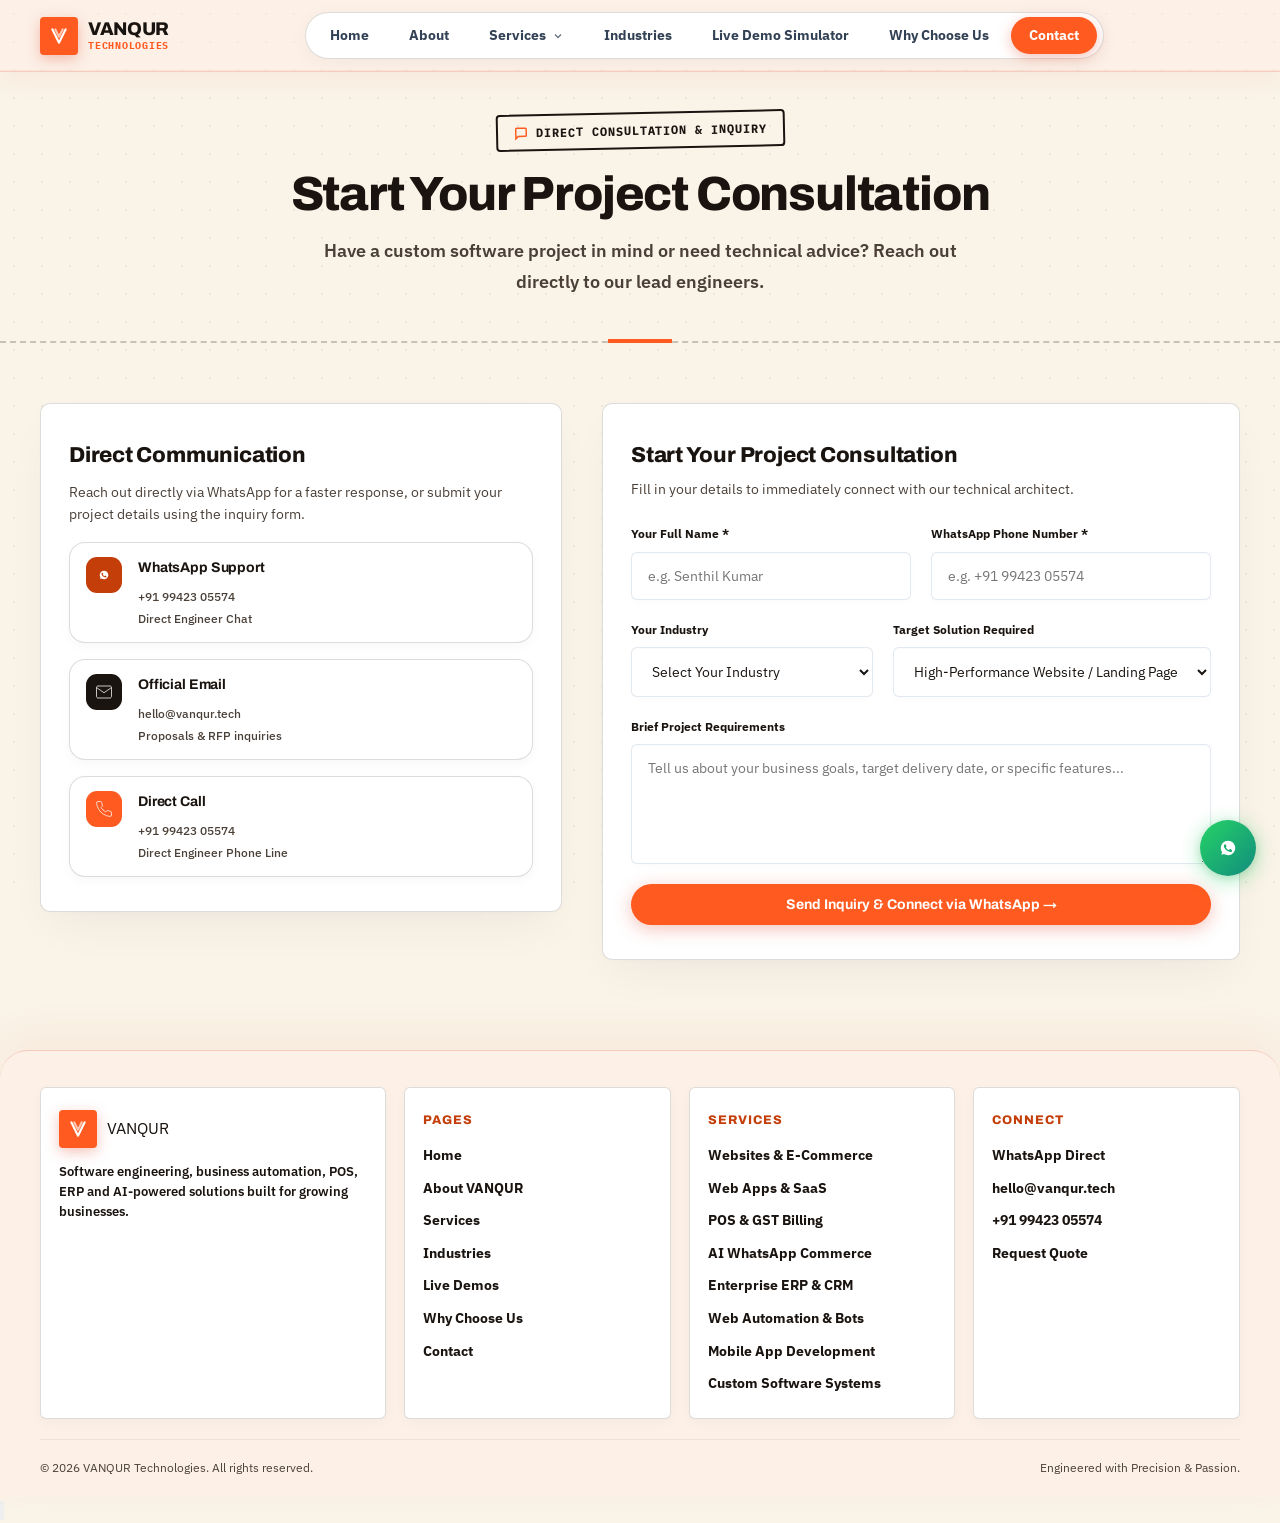
<file: contact.html>
<!DOCTYPE html>
<html lang="en">
<head>
  <meta charset="UTF-8">
  <meta name="viewport" content="width=device-width, initial-scale=1.0">
  <title>Contact & Project Consultation | VANQUR Technologies</title>
  <meta name="description" content="Calculate your custom software cost instantly and get in touch with VANQUR Technologies for a free technical consultation and delivery roadmap.">
  
  <link rel="stylesheet" href="css/design-tokens.css">
  <link rel="stylesheet" href="css/style.css">
  <link rel="stylesheet" href="css/responsive.css">
</head>
<body>

  <!-- Ambient Horizon Orbit Rings & 3D Glowing Background -->
  <div class="site-bg-ambient" aria-hidden="true">
    <div class="bg-studio-rings"></div>
    <div class="bg-neural-glow-1"></div>
  </div>
  <canvas id="bg-canvas"></canvas>

  <!-- Navigation Bar -->
  <nav class="navbar" id="navbar">
    <div class="container navbar-container">
      <a href="index.html" class="brand-logo">
        <div class="logo-icon">
          <svg viewBox="0 0 24 24" fill="none" stroke="currentColor" stroke-width="2.5" stroke-linecap="round" stroke-linejoin="round">
            <polyline points="4 4 12 20 20 4"></polyline>
            <polyline points="7.5 4 12 13 16.5 4" opacity="0.65"></polyline>
          </svg>
        </div>
        <div class="brand-text-block">
          <span class="brand-name">VANQUR</span>
          <span class="brand-tag">TECHNOLOGIES</span>
        </div>
      </a>

      <ul class="nav-menu" id="nav-menu">
        <li><a href="index.html" class="nav-link">Home</a></li>
        <li><a href="about.html" class="nav-link">About</a></li>
        <li class="nav-item-dropdown">
          <a href="services.html" class="nav-link dropdown-toggle" id="servicesDropdown" aria-haspopup="true" aria-expanded="false">
            <span>Services</span>
            <svg class="dropdown-chevron" viewBox="0 0 24 24" fill="none" stroke="currentColor">
              <polyline points="6 9 12 15 18 9"></polyline>
            </svg>
          </a>
          <div class="nav-dropdown-menu" aria-labelledby="servicesDropdown">
            <div class="dropdown-menu-header">
              <span class="dropdown-header-title">
                <svg viewBox="0 0 24 24" fill="none" stroke="currentColor" stroke-width="2.5"><polygon points="12 2 15.09 8.26 22 9.27 17 14.14 18.18 21.02 12 17.77 5.82 21.02 7 14.14 2 9.27 8.91 8.26 12 2"></polygon></svg>
                Our Services &amp; Solutions
              </span>
              <a href="services.html" class="dropdown-view-all">View All &rarr;</a>
            </div>
            <div class="dropdown-grid">
              <a href="services.html#service-websites" class="dropdown-item">
                <div class="app-icon-squircle-sm app-icon-blue">
                  <svg viewBox="0 0 24 24" fill="none" stroke="currentColor"><circle cx="12" cy="12" r="10"/><line x1="2" y1="12" x2="22" y2="12"/><path d="M12 2a15.3 15.3 0 0 1 4 10 15.3 15.3 0 0 1-4 10 15.3 15.3 0 0 1 4-10z"/></svg>
                </div>
                <div class="dropdown-item-info">
                  <div class="dropdown-item-title">Websites &amp; E-Commerce</div>
                  <p class="dropdown-item-desc">High-speed websites &amp; online stores</p>
                </div>
              </a>

              <a href="services.html#service-saas" class="dropdown-item">
                <div class="app-icon-squircle-sm app-icon-purple">
                  <svg viewBox="0 0 24 24" fill="none" stroke="currentColor"><rect x="3" y="3" width="18" height="18" rx="2"/><path d="M3 9h18"/><path d="M9 21V9"/></svg>
                </div>
                <div class="dropdown-item-info">
                  <div class="dropdown-item-title">Web Apps &amp; SaaS</div>
                  <p class="dropdown-item-desc">Custom web portals &amp; dashboards</p>
                </div>
              </a>

              <a href="services.html#service-pos" class="dropdown-item">
                <div class="app-icon-squircle-sm app-icon-orange">
                  <svg viewBox="0 0 24 24" fill="none" stroke="currentColor"><rect x="2" y="3" width="20" height="14" rx="2"/><line x1="8" y1="21" x2="16" y2="21"/><line x1="12" y1="17" x2="12" y2="21"/></svg>
                </div>
                <div class="dropdown-item-info">
                  <div class="dropdown-item-title">POS &amp; GST Billing</div>
                  <p class="dropdown-item-desc">Retail POS, inventory &amp; billing engine</p>
                </div>
              </a>

              <a href="services.html#service-whatsapp" class="dropdown-item">
                <div class="app-icon-squircle-sm app-icon-green">
                  <svg viewBox="0 0 24 24" fill="none" stroke="currentColor" stroke-width="2"><path d="M21 11.5a8.38 8.38 0 0 1-.9 3.8 8.5 8.5 0 0 1-7.6 4.7 8.38 8.38 0 0 1 3.8-.9h.5a8.48 8.48 0 0 1 8 8v.5z"/></svg>
                </div>
                <div class="dropdown-item-info">
                  <div class="dropdown-item-title">AI WhatsApp Commerce</div>
                  <p class="dropdown-item-desc">Smart conversational sales &amp; AI support</p>
                </div>
              </a>

              <a href="services.html#service-erp" class="dropdown-item">
                <div class="app-icon-squircle-sm app-icon-rose">
                  <svg viewBox="0 0 24 24" fill="none" stroke="currentColor"><rect x="3" y="3" width="7" height="9"/><rect x="14" y="3" width="7" height="5"/><rect x="14" y="12" width="7" height="9"/><rect x="3" y="16" width="7" height="5"/></svg>
                </div>
                <div class="dropdown-item-info">
                  <div class="dropdown-item-title">Enterprise ERP &amp; CRM</div>
                  <p class="dropdown-item-desc">Centralized business management suites</p>
                </div>
              </a>

              <a href="services.html#service-automation" class="dropdown-item">
                <div class="app-icon-squircle-sm app-icon-emerald">
                  <svg viewBox="0 0 24 24" fill="none" stroke="currentColor"><rect x="4" y="4" width="16" height="16" rx="2"/><rect x="9" y="9" width="6" height="6"/><line x1="9" y1="1" x2="9" y2="4"/><line x1="15" y1="1" x2="15" y2="4"/><line x1="9" y1="20" x2="9" y2="23"/><line x1="15" y1="20" x2="15" y2="23"/><line x1="20" y1="9" x2="23" y2="9"/><line x1="20" y1="14" x2="23" y2="14"/><line x1="1" y1="9" x2="4" y2="9"/><line x1="1" y1="14" x2="4" y2="14"/></svg>
                </div>
                <div class="dropdown-item-info">
                  <div class="dropdown-item-title">Web Automation &amp; Bots</div>
                  <p class="dropdown-item-desc">Lead scrapers &amp; automated data pipelines</p>
                </div>
              </a>

              <a href="services.html#service-mobile" class="dropdown-item">
                <div class="app-icon-squircle-sm app-icon-cyan">
                  <svg viewBox="0 0 24 24" fill="none" stroke="currentColor"><rect x="5" y="2" width="14" height="20" rx="2" ry="2"/><line x1="12" y1="18" x2="12.01" y2="18"/></svg>
                </div>
                <div class="dropdown-item-info">
                  <div class="dropdown-item-title">Mobile App Development</div>
                  <p class="dropdown-item-desc">Native Android &amp; iOS cross-platform apps</p>
                </div>
              </a>

              <a href="services.html#service-custom-software-systems" class="dropdown-item">
                <div class="app-icon-squircle-sm app-icon-amber">
                  <svg viewBox="0 0 24 24" fill="none" stroke="currentColor"><polygon points="12 2 15.09 8.26 22 9.27 17 14.14 18.18 21.02 12 17.77 5.82 21.02 7 14.14 2 9.27 8.91 8.26 12 2"/></svg>
                </div>
                <div class="dropdown-item-info">
                  <div class="dropdown-item-title">Custom Software Systems</div>
                  <p class="dropdown-item-desc">Tailored architecture for unique workflows</p>
                </div>
              </a>
            </div>
            <div class="dropdown-menu-footer">
              <a href="contact.html" class="dropdown-footer-cta">
                <span>Looking for a custom solution?</span>
                <strong>Talk to Developer &rarr;</strong>
              </a>
            </div>
          </div>
        </li>
        <li><a href="industries.html" class="nav-link">Industries</a></li>
        <li><a href="simulators.html" class="nav-link">Live Demo Simulator</a></li>
        <li><a href="why-us.html" class="nav-link">Why Choose Us</a></li>
        <li><a href="contact.html" class="nav-link active">Contact</a></li>
      </ul>

      <div class="nav-actions">
        <button class="nav-toggle" id="nav-toggle" aria-label="Toggle navigation">
          <svg width="24" height="24" viewBox="0 0 24 24" fill="none" stroke="currentColor" stroke-width="2">
            <line x1="3" y1="12" x2="21" y2="12"></line>
            <line x1="3" y1="6" x2="21" y2="6"></line>
            <line x1="3" y1="18" x2="21" y2="18"></line>
          </svg>
        </button>
      </div>
    </div>
  </nav>

  <!-- Page Hero Header -->
  <header class="page-hero-header">
    <div class="container">
      <div class="section-badge">
        <svg width="14" height="14" viewBox="0 0 24 24" fill="none" stroke="currentColor" stroke-width="2.5"><path d="M21 15a2 2 0 0 1-2 2H7l-4 4V5a2 2 0 0 1 2-2h14a2 2 0 0 1 2 2z"></path></svg>
        <span>DIRECT CONSULTATION & INQUIRY</span>
      </div>
      <h1 class="section-title">Start Your Project Consultation</h1>
      <p class="section-subtitle" style="max-width:680px;margin:0 auto;">
        Have a custom software project in mind or need technical advice? Reach out directly to our lead engineers.
      </p>
    </div>
  </header>

  <!-- Main Contact Grid -->
  <main class="section" style="padding-top:0;">
    <div class="container">
      <div class="contact-grid">
        
        <!-- Left: Direct Channels Card -->
        <div class="contact-info-card">
          <div>
            <h3 style="font-size:1.35rem;font-weight:800;color:var(--text-primary);margin-bottom:8px;">Direct Communication</h3>
            <p style="font-size:14px;color:var(--text-secondary);line-height:1.6;">
              Reach out directly via WhatsApp for a faster response, or submit your project details using the inquiry form.
            </p>
          </div>

          <div class="contact-channel-item">
            <div class="app-icon-squircle app-icon-squircle-sm app-icon-green">
              <svg viewBox="0 0 24 24" fill="currentColor">
                <path d="M12.031 6.172c-3.181 0-5.767 2.586-5.768 5.766-.001 1.298.38 2.27 1.019 3.287l-.582 2.128 2.182-.573c.978.58 1.911.928 3.145.929 3.178 0 5.767-2.587 5.768-5.766.001-3.187-2.575-5.771-5.764-5.771zm3.392 8.244c-.144.405-.837.774-1.17.824-.312.045-.694.072-2.189-.553-1.619-.676-2.652-2.327-2.733-2.434-.08-.106-.653-.872-.653-1.662 0-.79.414-1.178.559-1.341.144-.162.315-.203.42-.203.104 0 .209.002.301.006.096.004.226-.037.353.27.13.315.446 1.088.486 1.168.04.08.067.174.013.28-.053.106-.08.172-.16.265-.08.093-.169.208-.241.279-.08.08-.163.167-.07.327.094.16.417.689.896 1.115.617.549 1.137.719 1.297.799.16.08.254.07.348-.04.094-.108.401-.468.508-.629.107-.162.214-.135.361-.08.148.053.935.441 1.096.521.161.08.268.12.308.188.04.068.04.392-.104.797z"/>
              </svg>
            </div>
            <div class="channel-details">
              <h4>WhatsApp Support</h4>
              <a href="https://api.whatsapp.com/send?phone=919942305574" target="_blank">+91 99423 05574</a>
              <p>Direct Engineer Chat</p>
            </div>
          </div>

          <div class="contact-channel-item">
            <div class="app-icon-squircle app-icon-squircle-sm app-icon-blue">
              <svg viewBox="0 0 24 24" fill="none" stroke="currentColor"><path d="M4 4h16c1.1 0 2 .9 2 2v12c0 1.1-.9 2-2 2H4c-1.1 0-2-.9-2-2V6c0-1.1.9-2 2-2z"/><polyline points="22,6 12,13 2,6"/></svg>
            </div>
            <div class="channel-details">
              <h4>Official Email</h4>
              <a href="mailto:hello@vanqur.tech">hello@vanqur.tech</a>
              <p>Proposals & RFP inquiries</p>
            </div>
          </div>

          <div class="contact-channel-item">
            <div class="app-icon-squircle app-icon-squircle-sm app-icon-purple">
              <svg viewBox="0 0 24 24" fill="none" stroke="currentColor"><path d="M22 16.92v3a2 2 0 0 1-2.18 2 19.79 19.79 0 0 1-8.63-3.07 19.5 19.5 0 0 1-6-6 19.79 19.79 0 0 1-3.07-8.67A2 2 0 0 1 4.11 2h3a2 2 0 0 1 2 1.72 12.84 12.84 0 0 0 .7 2.81 2 2 0 0 1-.45 2.11L8.09 9.91a16 16 0 0 0 6 6l1.27-1.27a2 2 0 0 1 2.11-.45 12.84 12.84 0 0 0 2.81.7A2 2 0 0 1 22 16.92z"/></svg>
            </div>
            <div class="channel-details">
              <h4>Direct Call</h4>
              <a href="tel:+919942305574">+91 99423 05574</a>
              <p>Direct Engineer Phone Line</p>
            </div>
          </div>
        </div>

        <!-- Right: Inquiry Form Card -->
        <div class="contact-form-card">
          <h3 style="font-size:1.35rem;font-weight:800;color:var(--text-primary);margin-bottom:6px;">Start Your Project Consultation</h3>
          <p style="font-size:13.5px;color:var(--text-secondary);margin-bottom:24px;">Fill in your details to immediately connect with our technical architect.</p>

          <form id="project-contact-form">
            <div class="form-row-2">
              <div class="form-group">
                <label class="form-label" for="contact-name">Your Full Name *</label>
                <input type="text" id="contact-name" class="form-control" placeholder="e.g. Senthil Kumar" required>
              </div>

              <div class="form-group">
                <label class="form-label" for="contact-phone">WhatsApp Phone Number *</label>
                <input type="tel" id="contact-phone" class="form-control" placeholder="e.g. +91 99423 05574" required>
              </div>
            </div>

            <div class="form-row-2">
              <div class="form-group">
                <label class="form-label" for="contact-industry">Your Industry</label>
                <select id="contact-industry" class="form-control">
                  <option value="">Select Your Industry</option>
                  <option value="Textile & Garment">Textile &amp; Garment</option>
                  <option value="Manufacturing">Manufacturing</option>
                  <option value="Paper & Packaging">Paper &amp; Packaging</option>
                  <option value="Engineering & Fabrication">Engineering &amp; Fabrication</option>
                  <option value="Wholesale & Distribution">Wholesale &amp; Distribution</option>
                  <option value="Retail & Stores">Retail &amp; Stores</option>
                  <option value="E-Commerce">E-Commerce</option>
                  <option value="Service Business">Service Business</option>
                  <option value="Other">Other</option>
                </select>
              </div>

              <div class="form-group">
                <label class="form-label" for="contact-service">Target Solution Required</label>
                <select id="contact-service" class="form-control">
                  <option value="High-Performance Website">High-Performance Website / Landing Page</option>
                  <option value="POS & Thermal Billing Software">POS &amp; Thermal Billing Software</option>
                  <option value="Web Automation & Scraper Bot">Web Automation &amp; Scraper Bot</option>
                  <option value="Custom Web App / SaaS">Custom Web Application / SaaS</option>
                  <option value="GST Invoicing & E-Way System">GST Invoicing &amp; E-Way Engine</option>
                  <option value="Enterprise ERP & CRM">Enterprise ERP &amp; CRM Suite</option>
                  <option value="Mobile App (Flutter/React Native)">Mobile App (Android/iOS)</option>
                </select>
              </div>
            </div>

            <div class="form-group">
              <label class="form-label" for="contact-message">Brief Project Requirements</label>
              <textarea id="contact-message" class="form-control" placeholder="Tell us about your business goals, target delivery date, or specific features..."></textarea>
            </div>

            <button type="submit" class="btn btn-primary" style="width:100%;">
              Send Inquiry & Connect via WhatsApp &rarr;
            </button>
          </form>
        </div>

      </div>
    </div>
  </main>

  <!-- Footer -->
  <footer class="footer">
    <div class="container">
      <div class="footer-grid">
        <div class="footer-card-box footer-brand-info">
          <a href="index.html" class="brand-logo">
            <div class="logo-icon">
              <svg viewBox="0 0 24 24" fill="none" stroke="currentColor" stroke-width="2.5" stroke-linecap="round" stroke-linejoin="round">
                <polyline points="4 4 12 20 20 4"></polyline>
                <polyline points="7.5 4 12 13 16.5 4" opacity="0.65"></polyline>
              </svg>
            </div>
            <span>VANQUR</span>
          </a>
          <p>Software engineering, business automation, POS, ERP and AI-powered solutions built for growing businesses.</p>
        </div>

        <div class="footer-card-box">
          <h4 class="footer-heading">Pages</h4>
          <ul class="footer-links">
            <li><a href="index.html">Home</a></li>
            <li><a href="about.html">About VANQUR</a></li>
            <li><a href="services.html">Services</a></li>
            <li><a href="industries.html">Industries</a></li>
            <li><a href="simulators.html">Live Demos</a></li>
            <li><a href="why-us.html">Why Choose Us</a></li>
            <li><a href="contact.html">Contact</a></li>
          </ul>
        </div>

        <div class="footer-card-box">
          <h4 class="footer-heading">Services</h4>
          <ul class="footer-links">
            <li><a href="services.html#service-websites">Websites &amp; E-Commerce</a></li>
            <li><a href="services.html#service-saas">Web Apps &amp; SaaS</a></li>
            <li><a href="services.html#service-pos">POS &amp; GST Billing</a></li>
            <li><a href="services.html#service-whatsapp">AI WhatsApp Commerce</a></li>
            <li><a href="services.html#service-erp">Enterprise ERP &amp; CRM</a></li>
            <li><a href="services.html#service-automation">Web Automation &amp; Bots</a></li>
            <li><a href="services.html#service-mobile">Mobile App Development</a></li>
            <li><a href="services.html#service-custom-software-systems">Custom Software Systems</a></li>
          </ul>
        </div>

        <div class="footer-card-box">
          <h4 class="footer-heading">Connect</h4>
          <ul class="footer-links">
            <li><a href="https://api.whatsapp.com/send?phone=919942305574" target="_blank">WhatsApp Direct</a></li>
            <li><a href="mailto:hello@vanqur.tech">hello@vanqur.tech</a></li>
            <li><a href="tel:+919942305574">+91 99423 05574</a></li>
            <li><a href="contact.html">Request Quote</a></li>
          </ul>
        </div>
      </div>

      <div class="footer-bottom">
        <div>&copy; 2026 VANQUR Technologies. All rights reserved.</div>
        <div>Engineered with Precision &amp; Passion.</div>
      </div>
    </div>
  </footer>

  <button class="back-to-top-btn" id="back-to-top-btn" aria-label="Back to top">
    <svg viewBox="0 0 24 24" fill="none" stroke="currentColor" stroke-width="2.5">
      <polyline points="18 15 12 9 6 15"></polyline>
    </svg>
  </button>

  <!-- Floating WhatsApp Action Bubble -->
  <a href="https://api.whatsapp.com/send?phone=919942305574&text=Hi%20VANQUR,%20I%20want%20to%20discuss%20a%20project" target="_blank" rel="noopener noreferrer" class="floating-whatsapp-btn" aria-label="Chat on WhatsApp">
    <svg viewBox="0 0 24 24" fill="currentColor">
      <path d="M12.031 6.172c-3.181 0-5.767 2.586-5.768 5.766-.001 1.298.38 2.27 1.019 3.287l-.582 2.128 2.182-.573c.978.58 1.911.928 3.145.929 3.178 0 5.767-2.587 5.768-5.766.001-3.187-2.575-5.771-5.764-5.771zm3.392 8.244c-.144.405-.837.774-1.17.824-.312.045-.694.072-2.189-.553-1.619-.676-2.652-2.327-2.733-2.434-.08-.106-.653-.872-.653-1.662 0-.79.414-1.178.559-1.341.144-.162.315-.203.42-.203.104 0 .209.002.301.006.096.004.226-.037.353.27.13.315.446 1.088.486 1.168.04.08.067.174.013.28-.053.106-.08.172-.16.265-.08.093-.169.208-.241.279-.08.08-.163.167-.07.327.094.16.417.689.896 1.115.617.549 1.137.719 1.297.799.16.08.254.07.348-.04.094-.108.401-.468.508-.629.107-.162.214-.135.361-.08.148.053.935.441 1.096.521.161.08.268.12.308.188.04.068.04.392-.104.797z"/>
    </svg>
  </a>

  <script src="js/animations.js"></script>
  <script src="js/main.js"></script>
</body>
</html>
</file>
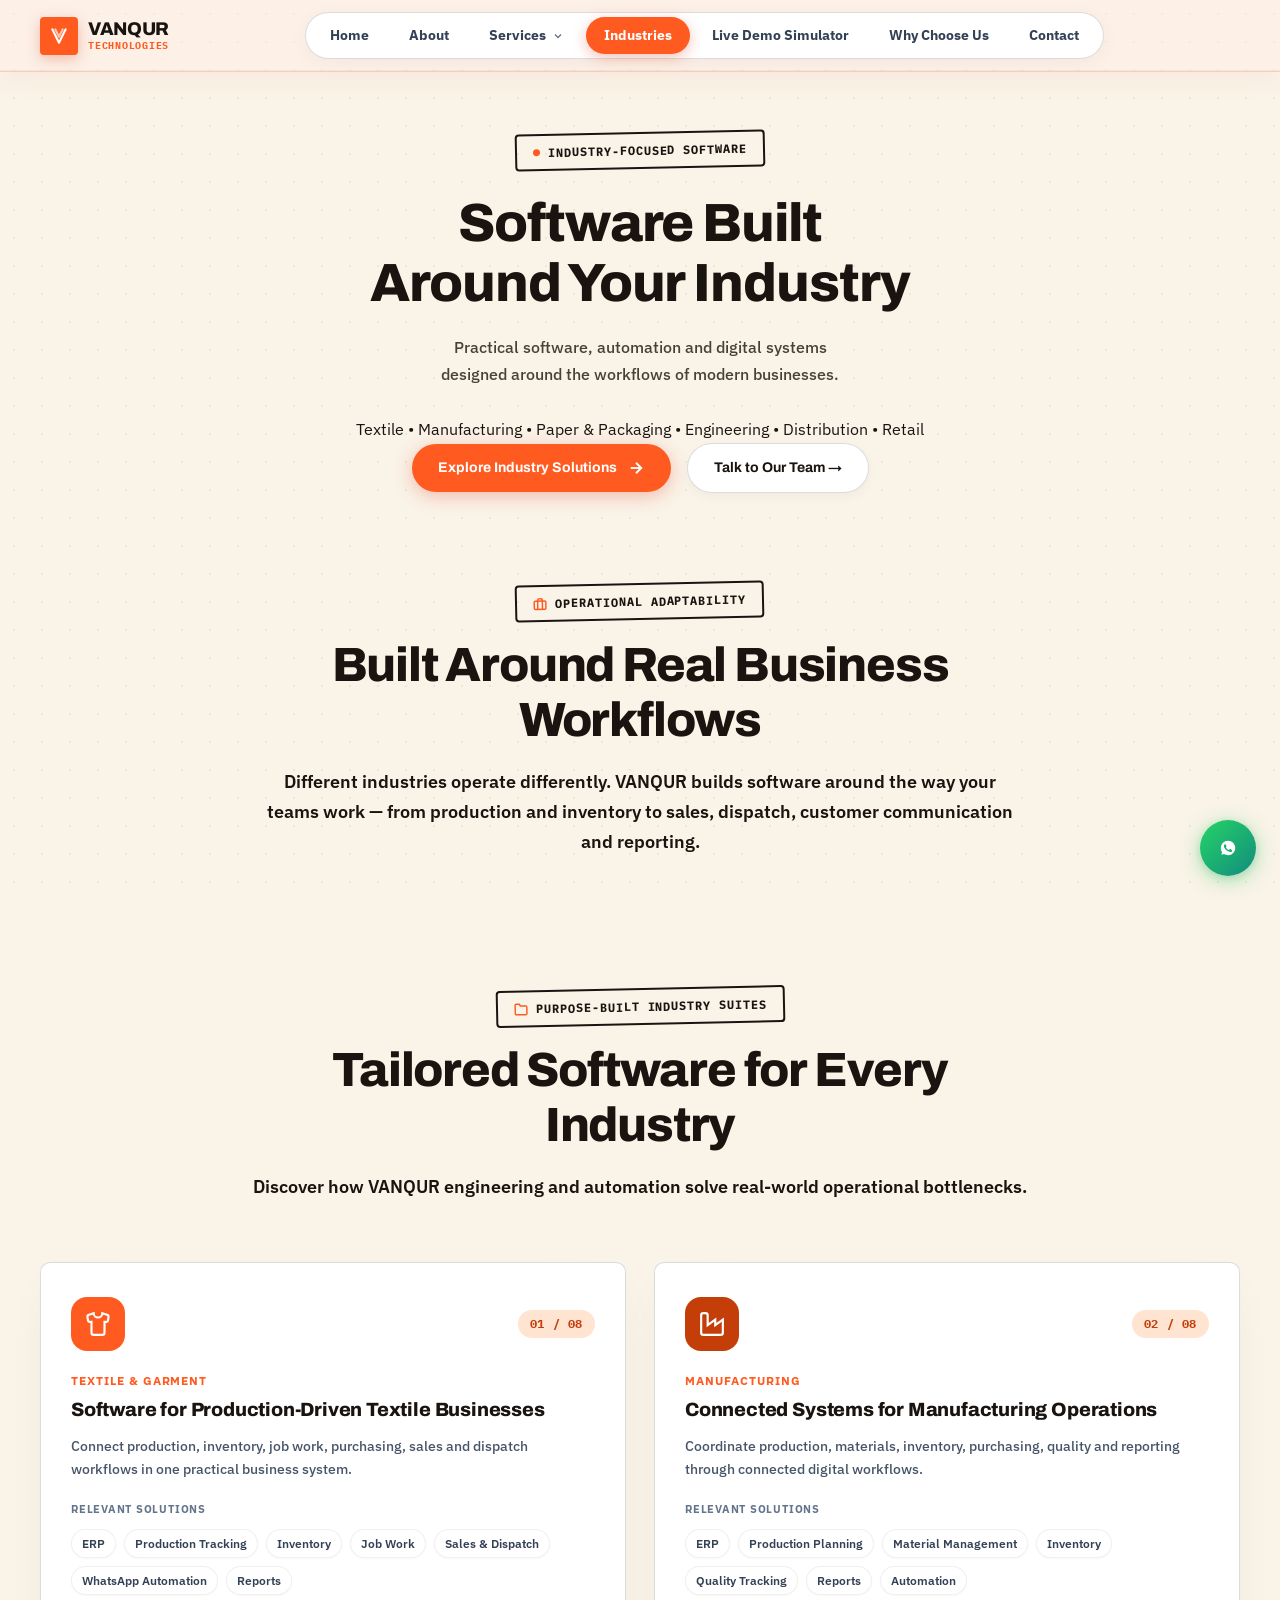
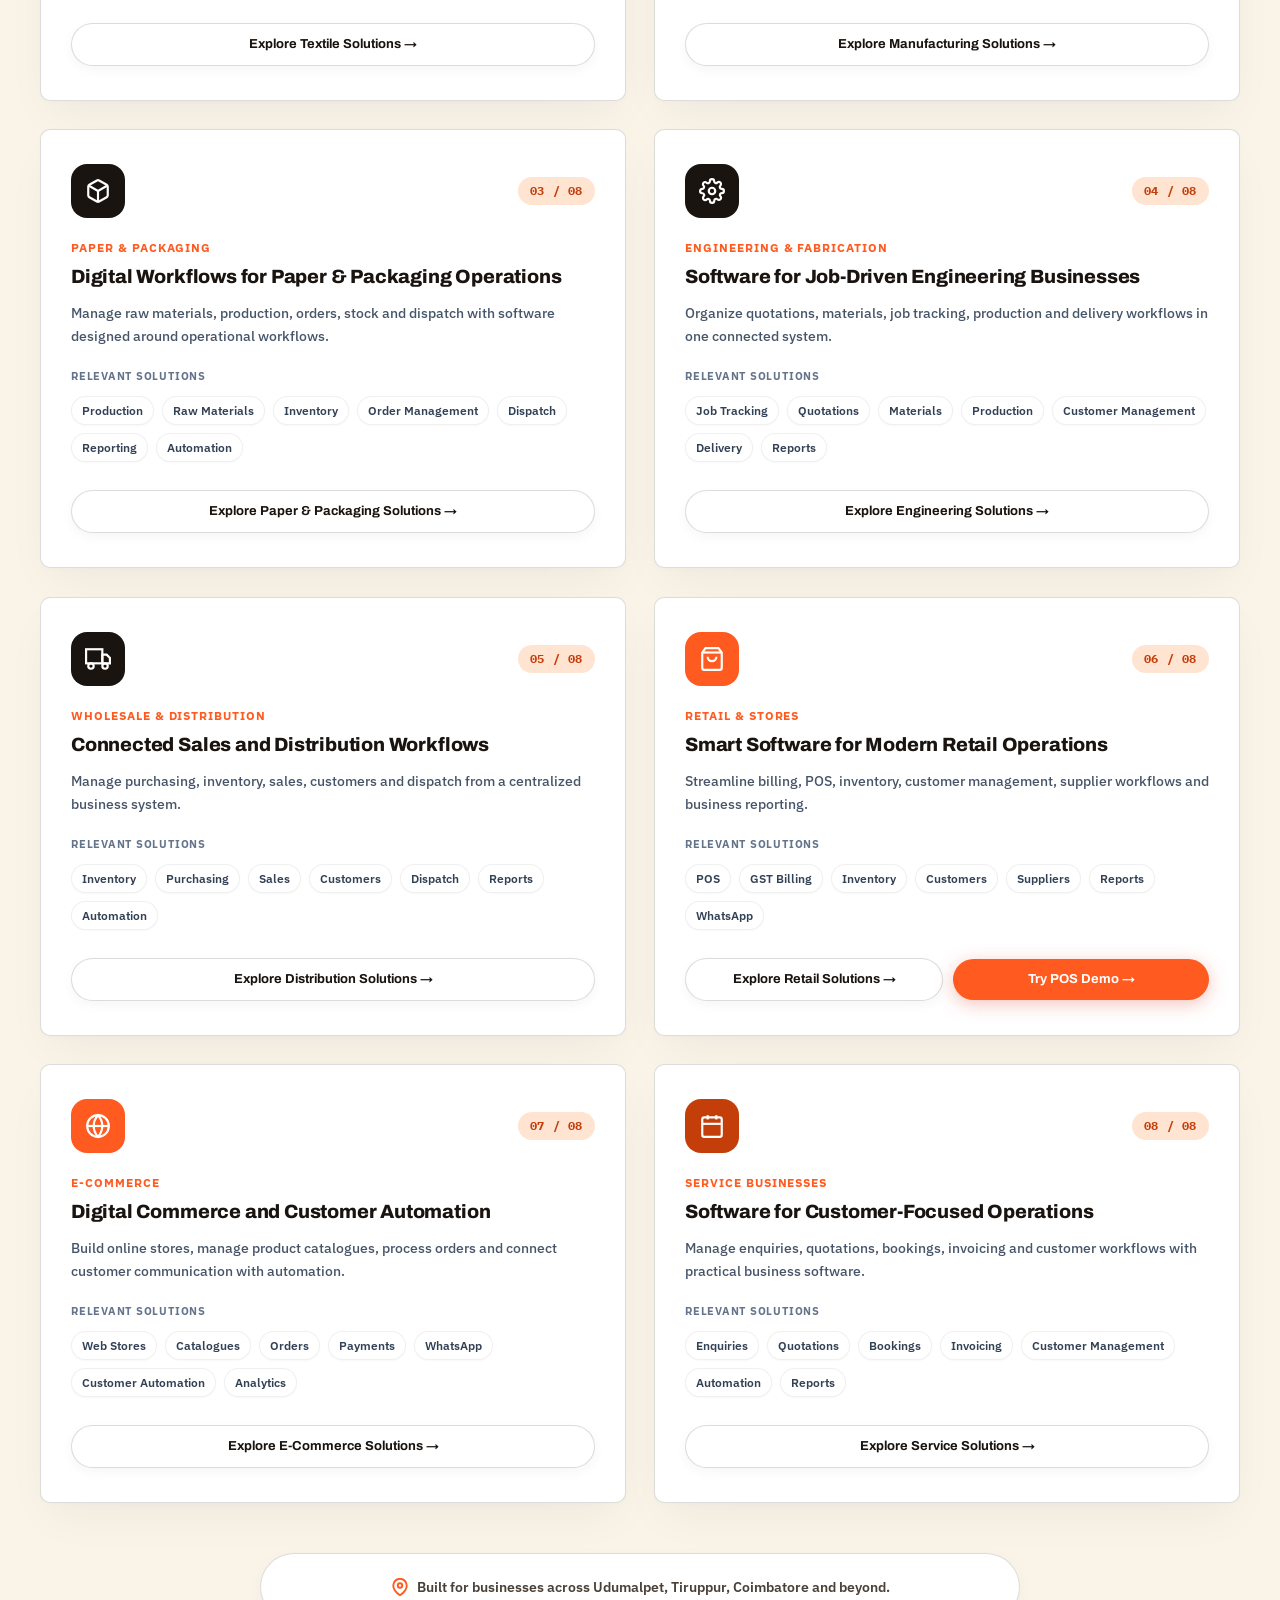
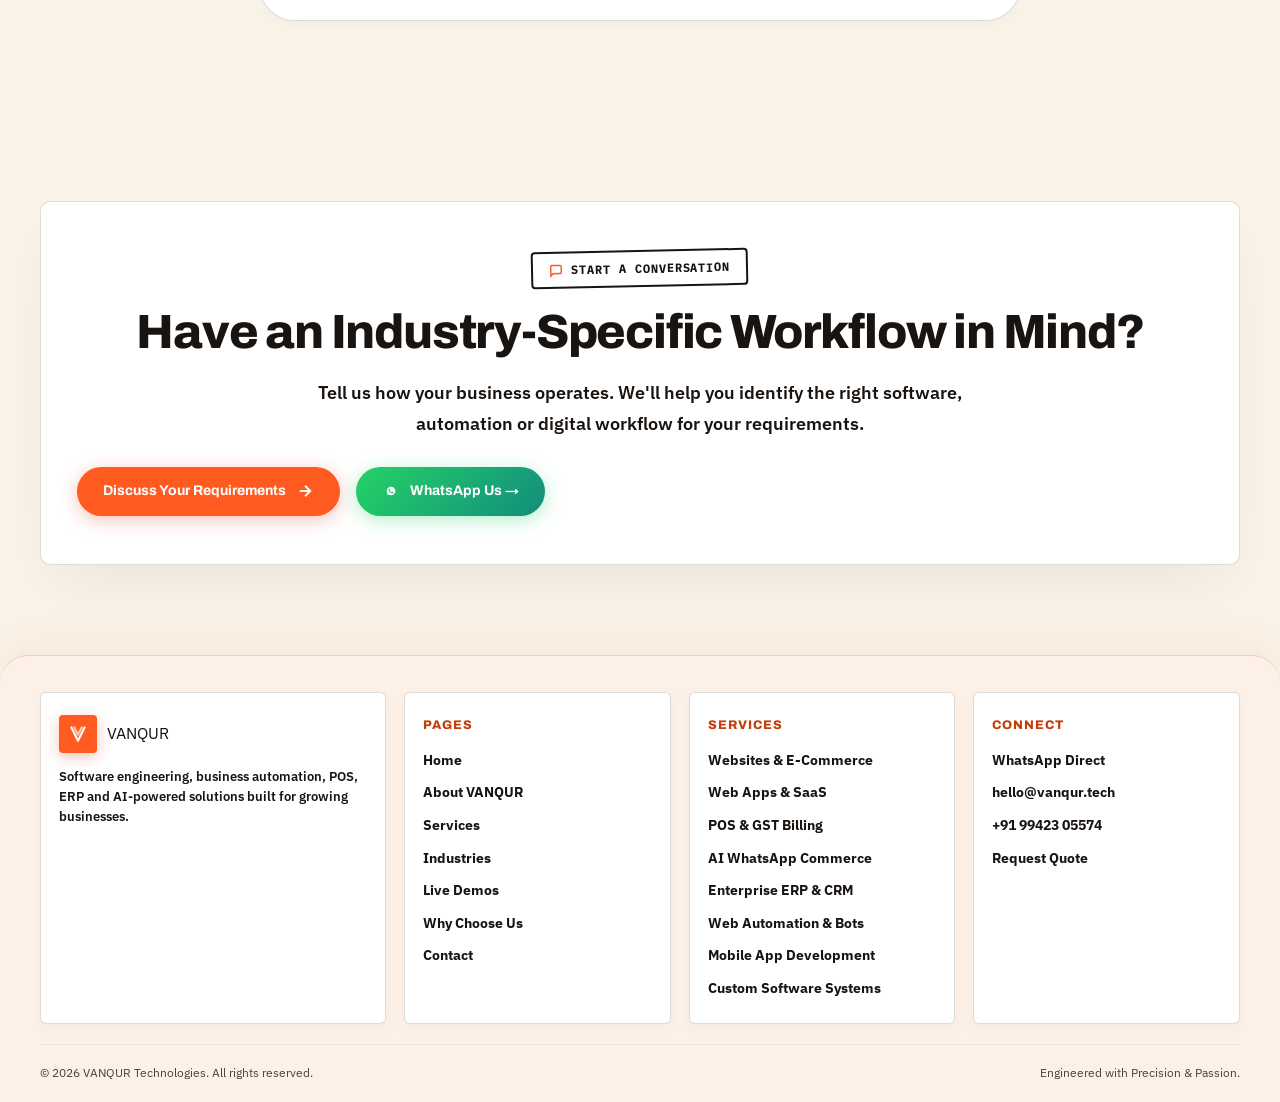
<file: industries.html>
<!DOCTYPE html>
<html lang="en">
<head>
  <meta charset="UTF-8">
  <meta name="viewport" content="width=device-width, initial-scale=1.0, shrink-to-fit=no">
  <meta name="mobile-web-app-capable" content="yes">
  <meta name="apple-mobile-web-app-capable" content="yes">
  <meta name="theme-color" content="#FFF6F0">
  <title>Industries | VANQUR Technologies</title>
  <meta name="description" content="Purpose-built software, ERP, automation and AI solutions by VANQUR Technologies for textile, manufacturing, paper, engineering, retail, distribution and modern businesses.">
  
  <!-- CSS Stylesheets -->
  <link rel="stylesheet" href="css/design-tokens.css">
  <link rel="stylesheet" href="css/style.css">
  <link rel="stylesheet" href="css/responsive.css">
  
  <link rel="preconnect" href="https://fonts.googleapis.com">
  <link rel="preconnect" href="https://fonts.gstatic.com" crossorigin>
</head>
<body>

  <!-- Ambient Horizon Orbit Rings & 3D Glowing Background -->
  <div class="site-bg-ambient" aria-hidden="true">
    <div class="bg-studio-rings"></div>
    <div class="bg-neural-glow-1"></div>
  </div>
  <canvas id="bg-canvas"></canvas>

  <!-- Navigation Bar -->
  <nav class="navbar" id="navbar">
    <div class="container navbar-container">
      <a href="index.html" class="brand-logo">
        <div class="logo-icon">
          <svg viewBox="0 0 24 24" fill="none" stroke="currentColor" stroke-width="2.5" stroke-linecap="round" stroke-linejoin="round">
            <polyline points="4 4 12 20 20 4"></polyline>
            <polyline points="7.5 4 12 13 16.5 4" opacity="0.65"></polyline>
          </svg>
        </div>
        <div class="brand-text-block">
          <span class="brand-name">VANQUR</span>
          <span class="brand-tag">TECHNOLOGIES</span>
        </div>
      </a>

      <ul class="nav-menu" id="nav-menu">
        <li><a href="index.html" class="nav-link">Home</a></li>
        <li><a href="about.html" class="nav-link">About</a></li>
        <li class="nav-item-dropdown">
          <a href="services.html" class="nav-link dropdown-toggle" id="servicesDropdown" aria-haspopup="true" aria-expanded="false">
            <span>Services</span>
            <svg class="dropdown-chevron" viewBox="0 0 24 24" fill="none" stroke="currentColor">
              <polyline points="6 9 12 15 18 9"></polyline>
            </svg>
          </a>
          <div class="nav-dropdown-menu" aria-labelledby="servicesDropdown">
            <div class="dropdown-menu-header">
              <span class="dropdown-header-title">
                <svg viewBox="0 0 24 24" fill="none" stroke="currentColor" stroke-width="2.5"><polygon points="12 2 15.09 8.26 22 9.27 17 14.14 18.18 21.02 12 17.77 5.82 21.02 7 14.14 2 9.27 8.91 8.26 12 2"></polygon></svg>
                Our Services &amp; Solutions
              </span>
              <a href="services.html" class="dropdown-view-all">View All &rarr;</a>
            </div>
            <div class="dropdown-grid">
              <a href="services.html#service-websites" class="dropdown-item">
                <div class="app-icon-squircle-sm app-icon-blue">
                  <svg viewBox="0 0 24 24" fill="none" stroke="currentColor"><circle cx="12" cy="12" r="10"/><line x1="2" y1="12" x2="22" y2="12"/><path d="M12 2a15.3 15.3 0 0 1 4 10 15.3 15.3 0 0 1-4 10 15.3 15.3 0 0 1-4-10 15.3 15.3 0 0 1 4-10z"/></svg>
                </div>
                <div class="dropdown-item-info">
                  <div class="dropdown-item-title">Websites &amp; E-Commerce</div>
                  <p class="dropdown-item-desc">High-speed websites &amp; online stores</p>
                </div>
              </a>

              <a href="services.html#service-saas" class="dropdown-item">
                <div class="app-icon-squircle-sm app-icon-purple">
                  <svg viewBox="0 0 24 24" fill="none" stroke="currentColor"><rect x="3" y="3" width="18" height="18" rx="2"/><path d="M3 9h18"/><path d="M9 21V9"/></svg>
                </div>
                <div class="dropdown-item-info">
                  <div class="dropdown-item-title">Web Apps &amp; SaaS</div>
                  <p class="dropdown-item-desc">Custom web portals &amp; dashboards</p>
                </div>
              </a>

              <a href="services.html#service-pos" class="dropdown-item">
                <div class="app-icon-squircle-sm app-icon-orange">
                  <svg viewBox="0 0 24 24" fill="none" stroke="currentColor"><rect x="2" y="3" width="20" height="14" rx="2"/><line x1="8" y1="21" x2="16" y2="21"/><line x1="12" y1="17" x2="12" y2="21"/></svg>
                </div>
                <div class="dropdown-item-info">
                  <div class="dropdown-item-title">POS &amp; GST Billing</div>
                  <p class="dropdown-item-desc">Retail POS, inventory &amp; billing engine</p>
                </div>
              </a>

              <a href="services.html#service-whatsapp" class="dropdown-item">
                <div class="app-icon-squircle-sm app-icon-green">
                  <svg viewBox="0 0 24 24" fill="none" stroke="currentColor" stroke-width="2"><path d="M21 11.5a8.38 8.38 0 0 1-.9 3.8 8.5 8.5 0 0 1-7.6 4.7 8.38 8.38 0 0 1-3.8-.9L3 21l1.9-5.7a8.38 8.38 0 0 1-.9-3.8 8.5 8.5 0 0 1 4.7-7.6 8.38 8.38 0 0 1 3.8-.9h.5a8.48 8.48 0 0 1 8 8v.5z"/></svg>
                </div>
                <div class="dropdown-item-info">
                  <div class="dropdown-item-title">AI WhatsApp Commerce</div>
                  <p class="dropdown-item-desc">Smart conversational sales &amp; AI support</p>
                </div>
              </a>

              <a href="services.html#service-erp" class="dropdown-item">
                <div class="app-icon-squircle-sm app-icon-rose">
                  <svg viewBox="0 0 24 24" fill="none" stroke="currentColor"><rect x="3" y="3" width="7" height="9"/><rect x="14" y="3" width="7" height="5"/><rect x="14" y="12" width="7" height="9"/><rect x="3" y="16" width="7" height="5"/></svg>
                </div>
                <div class="dropdown-item-info">
                  <div class="dropdown-item-title">Enterprise ERP &amp; CRM</div>
                  <p class="dropdown-item-desc">Centralized business management suites</p>
                </div>
              </a>

              <a href="services.html#service-automation" class="dropdown-item">
                <div class="app-icon-squircle-sm app-icon-emerald">
                  <svg viewBox="0 0 24 24" fill="none" stroke="currentColor"><rect x="4" y="4" width="16" height="16" rx="2"/><rect x="9" y="9" width="6" height="6"/><line x1="9" y1="1" x2="9" y2="4"/><line x1="15" y1="1" x2="15" y2="4"/><line x1="9" y1="20" x2="9" y2="23"/><line x1="15" y1="20" x2="15" y2="23"/><line x1="20" y1="9" x2="23" y2="9"/><line x1="20" y1="14" x2="23" y2="14"/><line x1="1" y1="9" x2="4" y2="9"/><line x1="1" y1="14" x2="4" y2="14"/></svg>
                </div>
                <div class="dropdown-item-info">
                  <div class="dropdown-item-title">Web Automation &amp; Bots</div>
                  <p class="dropdown-item-desc">Lead scrapers &amp; automated data pipelines</p>
                </div>
              </a>

              <a href="services.html#service-mobile" class="dropdown-item">
                <div class="app-icon-squircle-sm app-icon-cyan">
                  <svg viewBox="0 0 24 24" fill="none" stroke="currentColor"><rect x="5" y="2" width="14" height="20" rx="2" ry="2"/><line x1="12" y1="18" x2="12.01" y2="18"/></svg>
                </div>
                <div class="dropdown-item-info">
                  <div class="dropdown-item-title">Mobile App Development</div>
                  <p class="dropdown-item-desc">Native Android &amp; iOS cross-platform apps</p>
                </div>
              </a>

              <a href="services.html#service-custom-software-systems" class="dropdown-item">
                <div class="app-icon-squircle-sm app-icon-amber">
                  <svg viewBox="0 0 24 24" fill="none" stroke="currentColor"><polygon points="12 2 15.09 8.26 22 9.27 17 14.14 18.18 21.02 12 17.77 5.82 21.02 7 14.14 2 9.27 8.91 8.26 12 2"/></svg>
                </div>
                <div class="dropdown-item-info">
                  <div class="dropdown-item-title">Custom Software Systems</div>
                  <p class="dropdown-item-desc">Tailored architecture for unique workflows</p>
                </div>
              </a>
            </div>
            <div class="dropdown-menu-footer">
              <a href="contact.html" class="dropdown-footer-cta">
                <span>Looking for a custom solution?</span>
                <strong>Talk to Developer &rarr;</strong>
              </a>
            </div>
          </div>
        </li>
        <li><a href="industries.html" class="nav-link active">Industries</a></li>
        <li><a href="simulators.html" class="nav-link">Live Demo Simulator</a></li>
        <li><a href="why-us.html" class="nav-link">Why Choose Us</a></li>
        <li><a href="contact.html" class="nav-link">Contact</a></li>
      </ul>

      <div class="nav-actions">
        <button class="nav-toggle" id="nav-toggle" aria-label="Toggle navigation">
          <svg width="24" height="24" viewBox="0 0 24 24" fill="none" stroke="currentColor" stroke-width="2">
            <line x1="3" y1="12" x2="21" y2="12"></line>
            <line x1="3" y1="6" x2="21" y2="6"></line>
            <line x1="3" y1="18" x2="21" y2="18"></line>
          </svg>
        </button>
      </div>
    </div>
  </nav>

  <!-- Industries Page Compact Hero -->
  <header class="hero-section" style="padding-bottom:50px;">
    <div class="container">
      <div class="hero-grid">
        <div class="hero-content">
          <div class="hero-badge">
            <span class="badge-pulse-dot"></span>
            <span>INDUSTRY-FOCUSED SOFTWARE</span>
          </div>

          <h1 class="hero-title">
            Software Built Around Your Industry
          </h1>

          <p class="hero-desc">
            Practical software, automation and digital systems designed around the workflows of modern businesses.
          </p>

          <p class="hero-industry-subline">
            Textile &bull; Manufacturing &bull; Paper &amp; Packaging &bull; Engineering &bull; Distribution &bull; Retail
          </p>

          <div class="hero-actions">
            <a href="#industry-solutions" class="btn btn-primary">
              Explore Industry Solutions
              <svg width="18" height="18" viewBox="0 0 24 24" fill="none" stroke="currentColor" stroke-width="2.5">
                <line x1="5" y1="12" x2="19" y2="12"></line>
                <polyline points="12 5 19 12 12 19"></polyline>
              </svg>
            </a>
            <a href="contact.html" class="btn btn-secondary">
              Talk to Our Team &rarr;
            </a>
          </div>
        </div>
      </div>
    </div>
  </header>

  <!-- Introduction Section -->
  <section class="section section-alt" id="industries-intro" style="padding-top:40px;padding-bottom:40px;">
    <div class="container">
      <div class="section-header" style="margin-bottom:0;">
        <div class="section-badge">
          <svg width="14" height="14" viewBox="0 0 24 24" fill="none" stroke="currentColor" stroke-width="2.5"><rect x="2" y="7" width="20" height="14" rx="2" ry="2"></rect><path d="M16 21V5a2 2 0 0 0-2-2h-4a2 2 0 0 0-2 2v16"></path></svg>
          <span>OPERATIONAL ADAPTABILITY</span>
        </div>
        <h2 class="section-title">Built Around Real Business Workflows</h2>
        <p class="section-subtitle" style="max-width:760px;margin:0 auto;">
          Different industries operate differently. VANQUR builds software around the way your teams work — from production and inventory to sales, dispatch, customer communication and reporting.
        </p>
      </div>
    </div>
  </section>

  <!-- Industry Solutions Section -->
  <main class="section" id="industry-solutions">
    <div class="container">
      <div class="section-header">
        <div class="section-badge">
          <svg width="14" height="14" viewBox="0 0 24 24" fill="none" stroke="currentColor" stroke-width="2.5"><path d="M22 19a2 2 0 0 1-2 2H4a2 2 0 0 1-2-2V5a2 2 0 0 1 2-2h5l2 3h9a2 2 0 0 1 2 2z"></path></svg>
          <span>PURPOSE-BUILT INDUSTRY SUITES</span>
        </div>
        <h2 class="section-title">Tailored Software for Every Industry</h2>
        <p class="section-subtitle">Discover how VANQUR engineering and automation solve real-world operational bottlenecks.</p>
      </div>

      <div class="industries-grid">

        <!-- 01 — TEXTILE & GARMENT -->
        <article class="industry-card tilt-card" id="industry-textile">
          <div>
            <div class="industry-card-header">
              <div class="app-icon-squircle app-icon-purple">
                <svg viewBox="0 0 24 24" fill="none" stroke="currentColor" stroke-width="2"><path d="M20.38 3.46L16 2a4 4 0 0 1-8 0L3.62 3.46a2 2 0 0 0-1.34 2.23l.58 3.47a1 1 0 0 0 .99.84H6v10a2 2 0 0 0 2 2h8a2 2 0 0 0 2-2V10h2.15a1 1 0 0 0 .99-.84l.58-3.47a2 2 0 0 0-1.34-2.23z"/></svg>
              </div>
              <span class="industry-card-num">01 / 08</span>
            </div>
            <span class="industry-card-name">Textile &amp; Garment</span>
            <h2 class="industry-headline">Software for Production-Driven Textile Businesses</h2>
            <p class="industry-desc">Connect production, inventory, job work, purchasing, sales and dispatch workflows in one practical business system.</p>

            <div class="industry-solutions-block">
              <span class="industry-solutions-title">Relevant Solutions</span>
              <div class="industry-tags-cloud">
                <span class="industry-tag-pill">ERP</span>
                <span class="industry-tag-pill">Production Tracking</span>
                <span class="industry-tag-pill">Inventory</span>
                <span class="industry-tag-pill">Job Work</span>
                <span class="industry-tag-pill">Sales &amp; Dispatch</span>
                <span class="industry-tag-pill">WhatsApp Automation</span>
                <span class="industry-tag-pill">Reports</span>
              </div>
            </div>
          </div>

          <div class="industry-card-footer">
            <a href="contact.html?industry=Textile-Garment" class="btn btn-secondary" style="width:100%;">
              Explore Textile Solutions &rarr;
            </a>
          </div>
        </article>

        <!-- 02 — MANUFACTURING -->
        <article class="industry-card tilt-card" id="industry-manufacturing">
          <div>
            <div class="industry-card-header">
              <div class="app-icon-squircle app-icon-amber">
                <svg viewBox="0 0 24 24" fill="none" stroke="currentColor" stroke-width="2"><path d="M2 20a2 2 0 0 0 2 2h16a2 2 0 0 0 2-2V8l-7 5V8l-7 5V4a2 2 0 0 0-2-2H4a2 2 0 0 0-2 2z"/></svg>
              </div>
              <span class="industry-card-num">02 / 08</span>
            </div>
            <span class="industry-card-name">Manufacturing</span>
            <h2 class="industry-headline">Connected Systems for Manufacturing Operations</h2>
            <p class="industry-desc">Coordinate production, materials, inventory, purchasing, quality and reporting through connected digital workflows.</p>

            <div class="industry-solutions-block">
              <span class="industry-solutions-title">Relevant Solutions</span>
              <div class="industry-tags-cloud">
                <span class="industry-tag-pill">ERP</span>
                <span class="industry-tag-pill">Production Planning</span>
                <span class="industry-tag-pill">Material Management</span>
                <span class="industry-tag-pill">Inventory</span>
                <span class="industry-tag-pill">Quality Tracking</span>
                <span class="industry-tag-pill">Reports</span>
                <span class="industry-tag-pill">Automation</span>
              </div>
            </div>
          </div>

          <div class="industry-card-footer">
            <a href="contact.html?industry=Manufacturing" class="btn btn-secondary" style="width:100%;">
              Explore Manufacturing Solutions &rarr;
            </a>
          </div>
        </article>

        <!-- 03 — PAPER & PACKAGING -->
        <article class="industry-card tilt-card" id="industry-paper-packaging">
          <div>
            <div class="industry-card-header">
              <div class="app-icon-squircle app-icon-emerald">
                <svg viewBox="0 0 24 24" fill="none" stroke="currentColor" stroke-width="2"><path d="M21 16V8a2 2 0 0 0-1-1.73l-7-4a2 2 0 0 0-2 0l-7 4A2 2 0 0 0 3 8v8a2 2 0 0 0 1 1.73l7 4a2 2 0 0 0 2 0l7-4A2 2 0 0 0 21 16z"></path><polyline points="3.27 6.96 12 12.01 20.73 6.96"></polyline><line x1="12" y1="22.08" x2="12" y2="12"></line></svg>
              </div>
              <span class="industry-card-num">03 / 08</span>
            </div>
            <span class="industry-card-name">Paper &amp; Packaging</span>
            <h2 class="industry-headline">Digital Workflows for Paper &amp; Packaging Operations</h2>
            <p class="industry-desc">Manage raw materials, production, orders, stock and dispatch with software designed around operational workflows.</p>

            <div class="industry-solutions-block">
              <span class="industry-solutions-title">Relevant Solutions</span>
              <div class="industry-tags-cloud">
                <span class="industry-tag-pill">Production</span>
                <span class="industry-tag-pill">Raw Materials</span>
                <span class="industry-tag-pill">Inventory</span>
                <span class="industry-tag-pill">Order Management</span>
                <span class="industry-tag-pill">Dispatch</span>
                <span class="industry-tag-pill">Reporting</span>
                <span class="industry-tag-pill">Automation</span>
              </div>
            </div>
          </div>

          <div class="industry-card-footer">
            <a href="contact.html?industry=Paper-Packaging" class="btn btn-secondary" style="width:100%;">
              Explore Paper &amp; Packaging Solutions &rarr;
            </a>
          </div>
        </article>

        <!-- 04 — ENGINEERING & FABRICATION -->
        <article class="industry-card tilt-card" id="industry-engineering">
          <div>
            <div class="industry-card-header">
              <div class="app-icon-squircle app-icon-blue">
                <svg viewBox="0 0 24 24" fill="none" stroke="currentColor" stroke-width="2"><circle cx="12" cy="12" r="3"></circle><path d="M19.4 15a1.65 1.65 0 0 0 .33 1.82l.06.06a2 2 0 0 1 0 2.83 2 2 0 0 1-2.83 0l-.06-.06a1.65 1.65 0 0 0-1.82-.33 1.65 1.65 0 0 0-1 1.51V21a2 2 0 0 1-2 2 2 2 0 0 1-2-2v-.09A1.65 1.65 0 0 0 9 19.4a1.65 1.65 0 0 0-1.82.33l-.06.06a2 2 0 0 1-2.83 0 2 2 0 0 1 0-2.83l.06-.06a1.65 1.65 0 0 0 .33-1.82 1.65 1.65 0 0 0-1.51-1H3a2 2 0 0 1-2-2 2 2 0 0 1 2-2h.09A1.65 1.65 0 0 0 4.6 9a1.65 1.65 0 0 0-.33-1.82l-.06-.06a2 2 0 0 1 0-2.83 2 2 0 0 1 2.83 0l.06.06a1.65 1.65 0 0 0 1.82.33H9a1.65 1.65 0 0 0 1-1.51V3a2 2 0 0 1 2-2 2 2 0 0 1 2 2v.09a1.65 1.65 0 0 0 1 1.51 1.65 1.65 0 0 0 1.82-.33l.06-.06a2 2 0 0 1 2.83 0 2 2 0 0 1 0 2.83l-.06.06a1.65 1.65 0 0 0-.33 1.82V9a1.65 1.65 0 0 0 1.51 1H21a2 2 0 0 1 2 2 2 2 0 0 1-2 2h-.09a1.65 1.65 0 0 0-1.51 1z"></path></svg>
              </div>
              <span class="industry-card-num">04 / 08</span>
            </div>
            <span class="industry-card-name">Engineering &amp; Fabrication</span>
            <h2 class="industry-headline">Software for Job-Driven Engineering Businesses</h2>
            <p class="industry-desc">Organize quotations, materials, job tracking, production and delivery workflows in one connected system.</p>

            <div class="industry-solutions-block">
              <span class="industry-solutions-title">Relevant Solutions</span>
              <div class="industry-tags-cloud">
                <span class="industry-tag-pill">Job Tracking</span>
                <span class="industry-tag-pill">Quotations</span>
                <span class="industry-tag-pill">Materials</span>
                <span class="industry-tag-pill">Production</span>
                <span class="industry-tag-pill">Customer Management</span>
                <span class="industry-tag-pill">Delivery</span>
                <span class="industry-tag-pill">Reports</span>
              </div>
            </div>
          </div>

          <div class="industry-card-footer">
            <a href="contact.html?industry=Engineering-Fabrication" class="btn btn-secondary" style="width:100%;">
              Explore Engineering Solutions &rarr;
            </a>
          </div>
        </article>

        <!-- 05 — WHOLESALE & DISTRIBUTION -->
        <article class="industry-card tilt-card" id="industry-distribution">
          <div>
            <div class="industry-card-header">
              <div class="app-icon-squircle app-icon-cyan">
                <svg viewBox="0 0 24 24" fill="none" stroke="currentColor" stroke-width="2"><rect x="1" y="3" width="15" height="13"></rect><polygon points="16 8 20 8 23 11 23 16 16 16 16 8"></polygon><circle cx="5.5" cy="18.5" r="2.5"></circle><circle cx="18.5" cy="18.5" r="2.5"></circle></svg>
              </div>
              <span class="industry-card-num">05 / 08</span>
            </div>
            <span class="industry-card-name">Wholesale &amp; Distribution</span>
            <h2 class="industry-headline">Connected Sales and Distribution Workflows</h2>
            <p class="industry-desc">Manage purchasing, inventory, sales, customers and dispatch from a centralized business system.</p>

            <div class="industry-solutions-block">
              <span class="industry-solutions-title">Relevant Solutions</span>
              <div class="industry-tags-cloud">
                <span class="industry-tag-pill">Inventory</span>
                <span class="industry-tag-pill">Purchasing</span>
                <span class="industry-tag-pill">Sales</span>
                <span class="industry-tag-pill">Customers</span>
                <span class="industry-tag-pill">Dispatch</span>
                <span class="industry-tag-pill">Reports</span>
                <span class="industry-tag-pill">Automation</span>
              </div>
            </div>
          </div>

          <div class="industry-card-footer">
            <a href="contact.html?industry=Wholesale-Distribution" class="btn btn-secondary" style="width:100%;">
              Explore Distribution Solutions &rarr;
            </a>
          </div>
        </article>

        <!-- 06 — RETAIL & STORES -->
        <article class="industry-card tilt-card" id="industry-retail">
          <div>
            <div class="industry-card-header">
              <div class="app-icon-squircle app-icon-orange">
                <svg viewBox="0 0 24 24" fill="none" stroke="currentColor" stroke-width="2"><path d="M6 2L3 6v14a2 2 0 0 0 2 2h14a2 2 0 0 0 2-2V6l-3-4z"/><line x1="3" y1="6" x2="21" y2="6"/><path d="M16 10a4 4 0 0 1-8 0"/></svg>
              </div>
              <span class="industry-card-num">06 / 08</span>
            </div>
            <span class="industry-card-name">Retail &amp; Stores</span>
            <h2 class="industry-headline">Smart Software for Modern Retail Operations</h2>
            <p class="industry-desc">Streamline billing, POS, inventory, customer management, supplier workflows and business reporting.</p>

            <div class="industry-solutions-block">
              <span class="industry-solutions-title">Relevant Solutions</span>
              <div class="industry-tags-cloud">
                <span class="industry-tag-pill">POS</span>
                <span class="industry-tag-pill">GST Billing</span>
                <span class="industry-tag-pill">Inventory</span>
                <span class="industry-tag-pill">Customers</span>
                <span class="industry-tag-pill">Suppliers</span>
                <span class="industry-tag-pill">Reports</span>
                <span class="industry-tag-pill">WhatsApp</span>
              </div>
            </div>
          </div>

          <div class="industry-card-footer" style="display:flex;gap:10px;">
            <a href="contact.html?industry=Retail-Stores" class="btn btn-secondary" style="flex:1;">
              Explore Retail Solutions &rarr;
            </a>
            <a href="simulators.html" class="btn btn-primary" style="flex:1;">
              Try POS Demo &rarr;
            </a>
          </div>
        </article>

        <!-- 07 — E-COMMERCE -->
        <article class="industry-card tilt-card" id="industry-ecommerce">
          <div>
            <div class="industry-card-header">
              <div class="app-icon-squircle app-icon-rose">
                <svg viewBox="0 0 24 24" fill="none" stroke="currentColor" stroke-width="2"><circle cx="12" cy="12" r="10"/><line x1="2" y1="12" x2="22" y2="12"/><path d="M12 2a15.3 15.3 0 0 1 4 10 15.3 15.3 0 0 1-4 10 15.3 15.3 0 0 1-4-10 15.3 15.3 0 0 1 4-10z"/></svg>
              </div>
              <span class="industry-card-num">07 / 08</span>
            </div>
            <span class="industry-card-name">E-Commerce</span>
            <h2 class="industry-headline">Digital Commerce and Customer Automation</h2>
            <p class="industry-desc">Build online stores, manage product catalogues, process orders and connect customer communication with automation.</p>

            <div class="industry-solutions-block">
              <span class="industry-solutions-title">Relevant Solutions</span>
              <div class="industry-tags-cloud">
                <span class="industry-tag-pill">Web Stores</span>
                <span class="industry-tag-pill">Catalogues</span>
                <span class="industry-tag-pill">Orders</span>
                <span class="industry-tag-pill">Payments</span>
                <span class="industry-tag-pill">WhatsApp</span>
                <span class="industry-tag-pill">Customer Automation</span>
                <span class="industry-tag-pill">Analytics</span>
              </div>
            </div>
          </div>

          <div class="industry-card-footer">
            <a href="contact.html?industry=E-Commerce" class="btn btn-secondary" style="width:100%;">
              Explore E-Commerce Solutions &rarr;
            </a>
          </div>
        </article>

        <!-- 08 — SERVICE BUSINESSES -->
        <article class="industry-card tilt-card" id="industry-services">
          <div>
            <div class="industry-card-header">
              <div class="app-icon-squircle app-icon-green">
                <svg viewBox="0 0 24 24" fill="none" stroke="currentColor" stroke-width="2"><rect x="3" y="4" width="18" height="18" rx="2" ry="2"/><line x1="16" y1="2" x2="16" y2="6"/><line x1="8" y1="2" x2="8" y2="6"/><line x1="3" y1="10" x2="21" y2="10"/></svg>
              </div>
              <span class="industry-card-num">08 / 08</span>
            </div>
            <span class="industry-card-name">Service Businesses</span>
            <h2 class="industry-headline">Software for Customer-Focused Operations</h2>
            <p class="industry-desc">Manage enquiries, quotations, bookings, invoicing and customer workflows with practical business software.</p>

            <div class="industry-solutions-block">
              <span class="industry-solutions-title">Relevant Solutions</span>
              <div class="industry-tags-cloud">
                <span class="industry-tag-pill">Enquiries</span>
                <span class="industry-tag-pill">Quotations</span>
                <span class="industry-tag-pill">Bookings</span>
                <span class="industry-tag-pill">Invoicing</span>
                <span class="industry-tag-pill">Customer Management</span>
                <span class="industry-tag-pill">Automation</span>
                <span class="industry-tag-pill">Reports</span>
              </div>
            </div>
          </div>

          <div class="industry-card-footer">
            <a href="contact.html?industry=Service-Businesses" class="btn btn-secondary" style="width:100%;">
              Explore Service Solutions &rarr;
            </a>
          </div>
        </article>

      </div>

      <!-- Local Market Positioning Strip -->
      <div class="industry-local-box">
        <p>
          <svg width="18" height="18" viewBox="0 0 24 24" fill="none" stroke="currentColor" stroke-width="2.5"><path d="M21 10c0 7-9 13-9 13s-9-6-9-13a9 9 0 0 1 18 0z"></path><circle cx="12" cy="10" r="3"></circle></svg>
          Built for businesses across Udumalpet, Tiruppur, Coimbatore and beyond.
        </p>
      </div>

    </div>
  </main>

  <!-- Final CTA Section -->
  <section class="section section-alt" id="industry-cta">
    <div class="container">
      <div class="cta-banner-glass">
        <div class="cta-content">
          <div class="section-badge">
            <svg width="14" height="14" viewBox="0 0 24 24" fill="none" stroke="currentColor" stroke-width="2.5"><path d="M21 15a2 2 0 0 1-2 2H7l-4 4V5a2 2 0 0 1 2-2h14a2 2 0 0 1 2 2z"></path></svg>
            <span>START A CONVERSATION</span>
          </div>
          <h2 class="section-title">Have an Industry-Specific Workflow in Mind?</h2>
          <p class="section-subtitle" style="max-width:680px;margin:0 auto 28px auto;">
            Tell us how your business operates. We'll help you identify the right software, automation or digital workflow for your requirements.
          </p>
          <div class="hero-actions">
            <a href="contact.html" class="btn btn-primary">
              Discuss Your Requirements
              <svg width="18" height="18" viewBox="0 0 24 24" fill="none" stroke="currentColor" stroke-width="2.5">
                <line x1="5" y1="12" x2="19" y2="12"></line>
                <polyline points="12 5 19 12 12 19"></polyline>
              </svg>
            </a>
            <a href="https://api.whatsapp.com/send?phone=919942305574&text=Hi%20VANQUR,%20I%20want%20to%20discuss%20an%20industry%20software%20workflow" target="_blank" rel="noopener noreferrer" class="btn btn-whatsapp">
              <svg width="18" height="18" viewBox="0 0 24 24" fill="currentColor"><path d="M12.031 6.172c-3.181 0-5.767 2.586-5.768 5.766-.001 1.298.38 2.27 1.019 3.287l-.582 2.128 2.182-.573c.978.58 1.911.928 3.145.929 3.178 0 5.767-2.587 5.768-5.766.001-3.187-2.575-5.771-5.764-5.771zm3.392 8.244c-.144.405-.837.774-1.17.824-.312.045-.694.072-2.189-.553-1.619-.676-2.652-2.327-2.733-2.434-.08-.106-.653-.872-.653-1.662 0-.79.414-1.178.559-1.341.144-.162.315-.203.42-.203.104 0 .209.002.301.006.096.004.226-.037.353.27.13.315.446 1.088.486 1.168.04.08.067.174.013.28-.053.106-.08.172-.16.265-.08.093-.169.208-.241.279-.08.08-.163.167-.07.327.094.16.417.689.896 1.115.617.549 1.137.719 1.297.799.16.08.254.07.348-.04.094-.108.401-.468.508-.629.107-.162.214-.135.361-.08.148.053.935.441 1.096.521.161.08.268.12.308.188.04.068.04.392-.104.797z"/></svg>
              WhatsApp Us &rarr;
            </a>
          </div>
        </div>
      </div>
    </div>
  </section>

  <!-- Footer -->
  <footer class="footer">
    <div class="container">
      <div class="footer-grid">
        <div class="footer-card-box">
          <a href="index.html" class="brand-logo">
            <div class="logo-icon">
              <svg viewBox="0 0 24 24" fill="none" stroke="currentColor" stroke-width="2.5" stroke-linecap="round" stroke-linejoin="round">
                <polyline points="4 4 12 20 20 4"></polyline>
                <polyline points="7.5 4 12 13 16.5 4" opacity="0.65"></polyline>
              </svg>
            </div>
            <span>VANQUR</span>
          </a>
          <div class="footer-brand-info">
            <p>Software engineering, business automation, POS, ERP and AI-powered solutions built for growing businesses.</p>
          </div>
        </div>

        <div class="footer-card-box">
          <h4 class="footer-heading">Pages</h4>
          <ul class="footer-links">
            <li><a href="index.html">Home</a></li>
            <li><a href="about.html">About VANQUR</a></li>
            <li><a href="services.html">Services</a></li>
            <li><a href="industries.html">Industries</a></li>
            <li><a href="simulators.html">Live Demos</a></li>
            <li><a href="why-us.html">Why Choose Us</a></li>
            <li><a href="contact.html">Contact</a></li>
          </ul>
        </div>

        <div class="footer-card-box">
          <h4 class="footer-heading">Services</h4>
          <ul class="footer-links">
            <li><a href="services.html#service-websites">Websites &amp; E-Commerce</a></li>
            <li><a href="services.html#service-saas">Web Apps &amp; SaaS</a></li>
            <li><a href="services.html#service-pos">POS &amp; GST Billing</a></li>
            <li><a href="services.html#service-whatsapp">AI WhatsApp Commerce</a></li>
            <li><a href="services.html#service-erp">Enterprise ERP &amp; CRM</a></li>
            <li><a href="services.html#service-automation">Web Automation &amp; Bots</a></li>
            <li><a href="services.html#service-mobile">Mobile App Development</a></li>
            <li><a href="services.html#service-custom-software-systems">Custom Software Systems</a></li>
          </ul>
        </div>

        <div class="footer-card-box">
          <h4 class="footer-heading">Connect</h4>
          <ul class="footer-links">
            <li><a href="https://api.whatsapp.com/send?phone=919942305574" target="_blank">WhatsApp Direct</a></li>
            <li><a href="mailto:hello@vanqur.tech">hello@vanqur.tech</a></li>
            <li><a href="tel:+919942305574">+91 99423 05574</a></li>
            <li><a href="contact.html">Request Quote</a></li>
          </ul>
        </div>
      </div>

      <div class="footer-bottom">
        <p>&copy; 2026 VANQUR Technologies. All rights reserved.</p>
        <p>Engineered with Precision &amp; Passion.</p>
      </div>
    </div>
  </footer>

  <!-- Floating WhatsApp Action Bubble -->
  <a href="https://api.whatsapp.com/send?phone=919942305574&text=Hi%20VANQUR,%20I%20want%20to%20discuss%20an%20industry%20software%20workflow" target="_blank" rel="noopener noreferrer" class="floating-whatsapp-btn" aria-label="Chat on WhatsApp">
    <svg viewBox="0 0 24 24" fill="currentColor">
      <path d="M12.031 6.172c-3.181 0-5.767 2.586-5.768 5.766-.001 1.298.38 2.27 1.019 3.287l-.582 2.128 2.182-.573c.978.58 1.911.928 3.145.929 3.178 0 5.767-2.587 5.768-5.766.001-3.187-2.575-5.771-5.764-5.771zm3.392 8.244c-.144.405-.837.774-1.17.824-.312.045-.694.072-2.189-.553-1.619-.676-2.652-2.327-2.733-2.434-.08-.106-.653-.872-.653-1.662 0-.79.414-1.178.559-1.341.144-.162.315-.203.42-.203.104 0 .209.002.301.006.096.004.226-.037.353.27.13.315.446 1.088.486 1.168.04.08.067.174.013.28-.053.106-.08.172-.16.265-.08.093-.169.208-.241.279-.08.08-.163.167-.07.327.094.16.417.689.896 1.115.617.549 1.137.719 1.297.799.16.08.254.07.348-.04.094-.108.401-.468.508-.629.107-.162.214-.135.361-.08.148.053.935.441 1.096.521.161.08.268.12.308.188.04.068.04.392-.104.797z"/>
    </svg>
  </a>

  <!-- Javascript Scripts -->
  <script src="js/main.js"></script>
  <script src="js/animations.js"></script>
  <script src="js/simulators.js"></script>
</body>
</html>
</file>
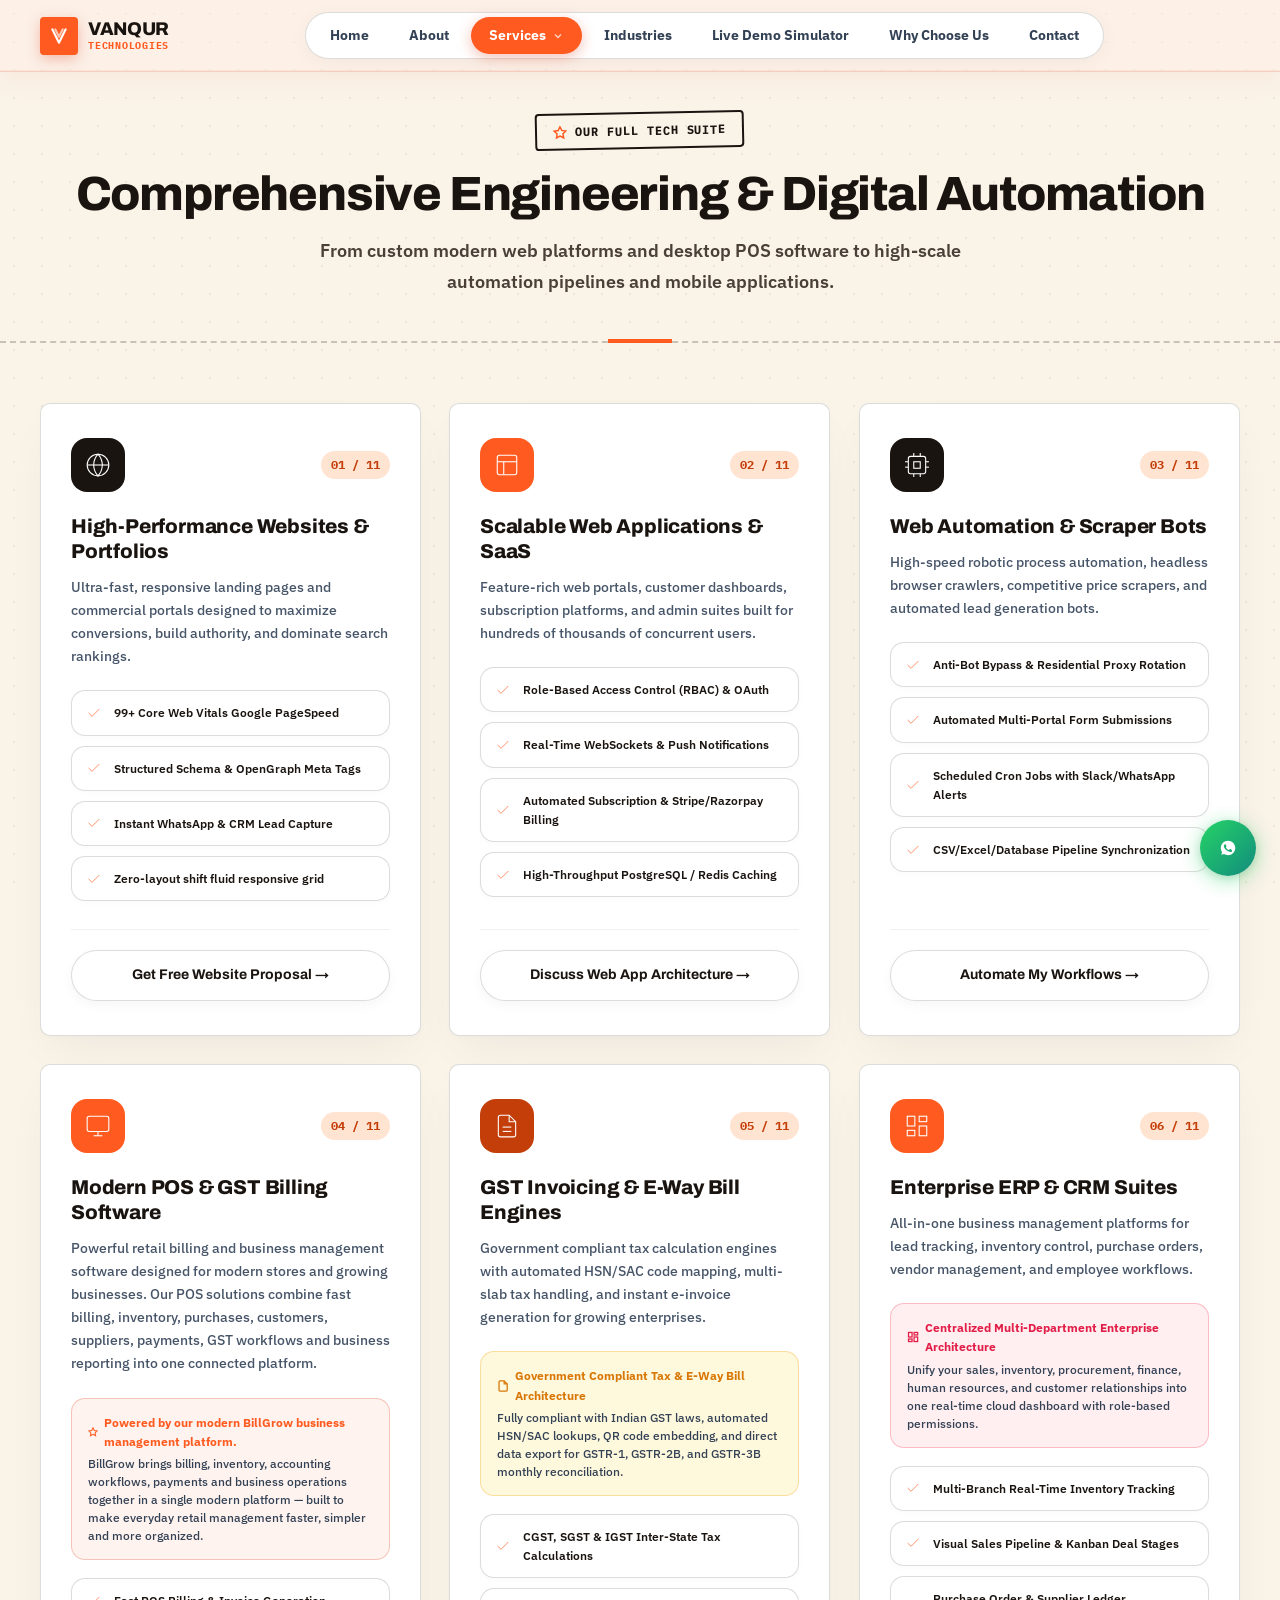
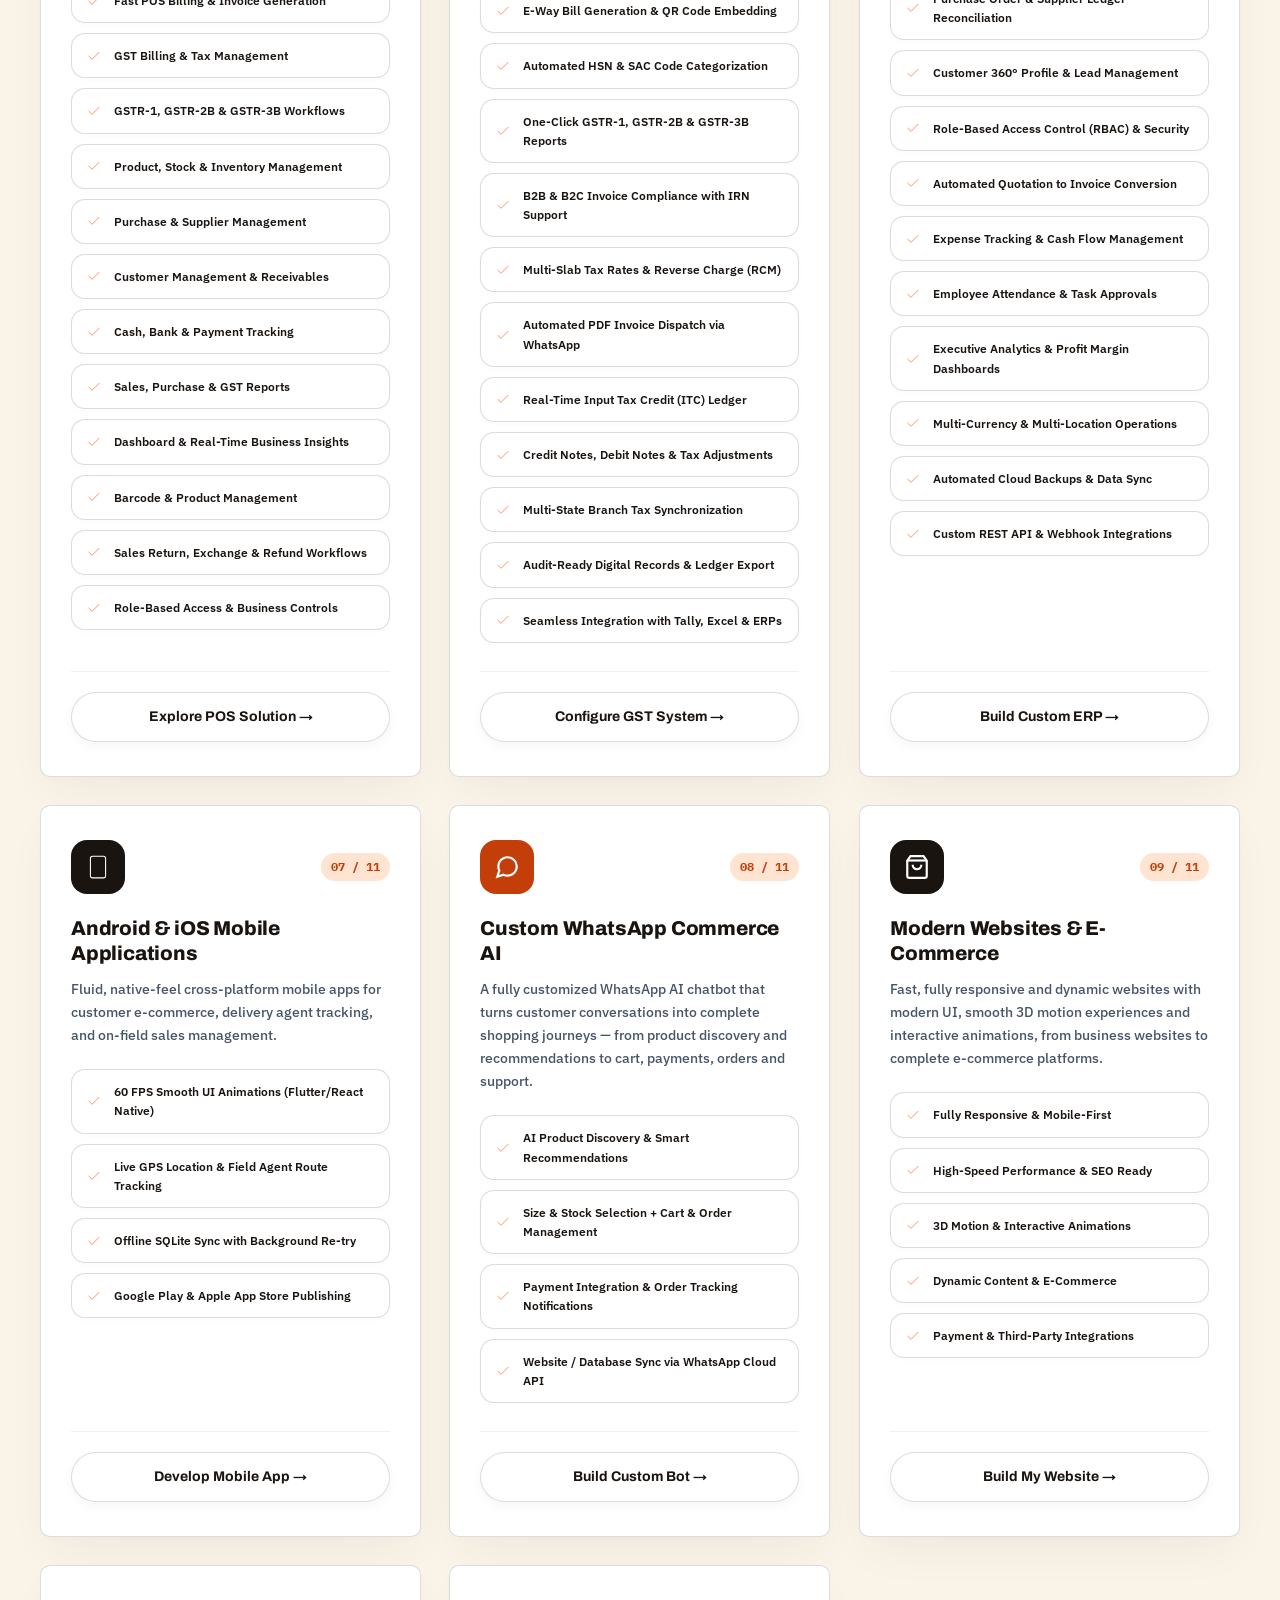
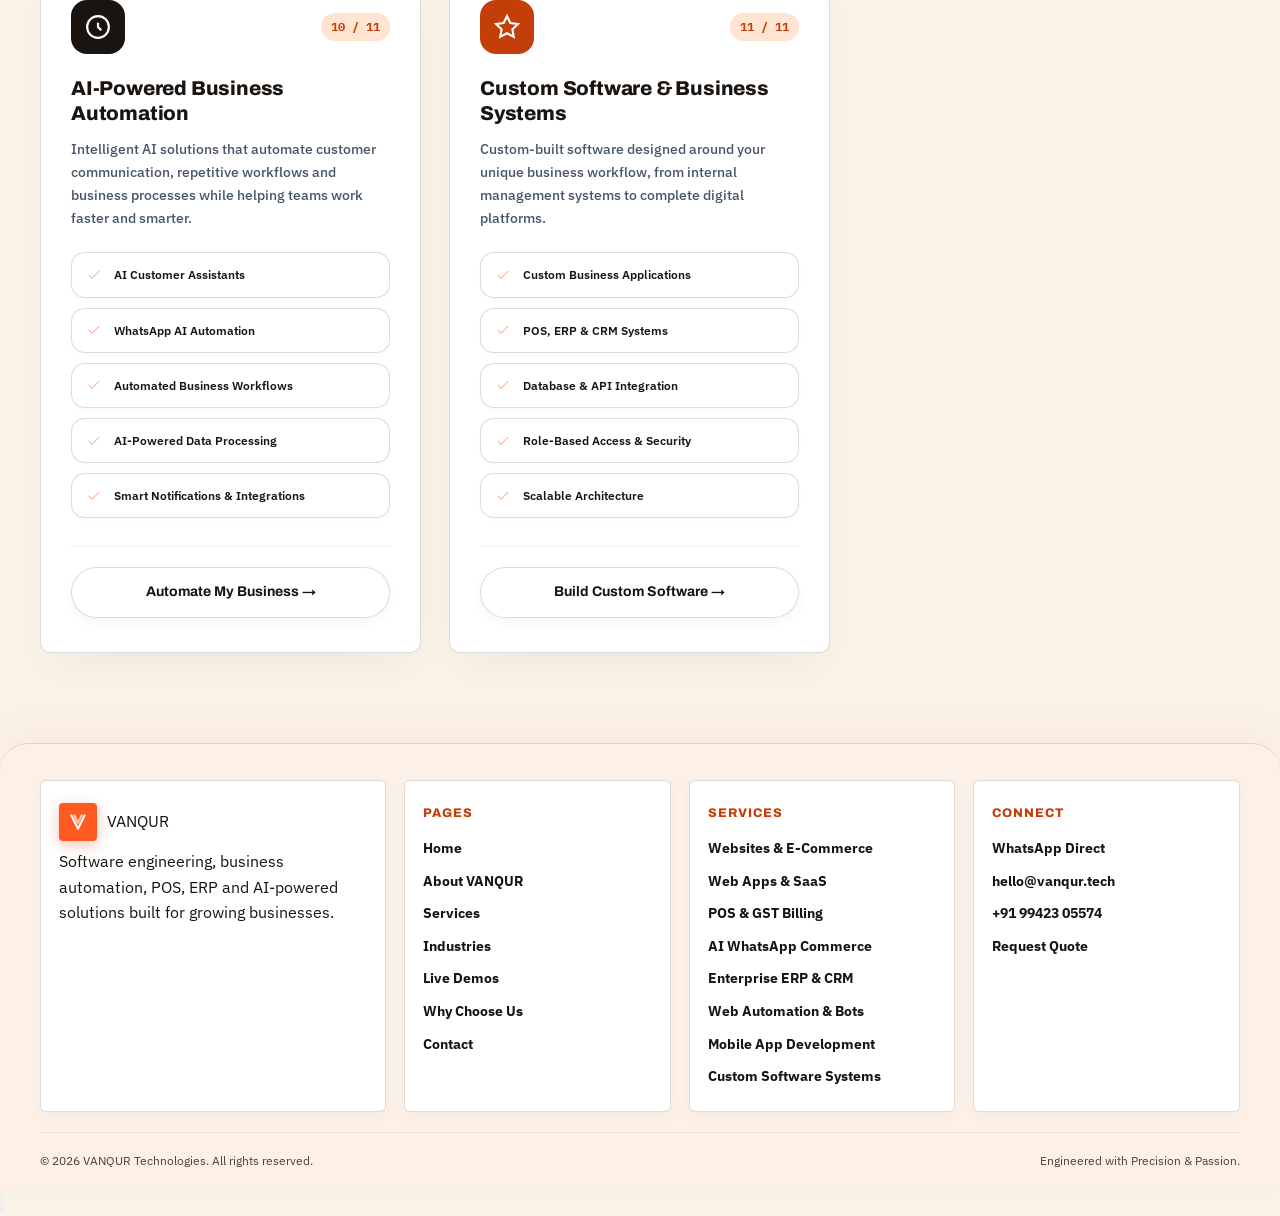
<file: services.html>
<!DOCTYPE html>
<html lang="en">
<head>
  <meta charset="UTF-8">
  <meta name="viewport" content="width=device-width, initial-scale=1.0">
  <title>Engineering & Digital Automation Services | VANQUR Technologies</title>
  <meta name="description" content="Explore VANQUR Technologies' comprehensive suite of software services: Websites, Web Apps, Automation Bots, POS Billing, GST Engines, and Mobile Apps.">
  
  <link rel="stylesheet" href="css/design-tokens.css">
  <link rel="stylesheet" href="css/style.css">
  <link rel="stylesheet" href="css/responsive.css">
</head>
<body>

  <!-- Ambient Horizon Orbit Rings & 3D Glowing Background -->
  <div class="site-bg-ambient" aria-hidden="true">
    <div class="bg-studio-rings"></div>
    <div class="bg-neural-glow-1"></div>
  </div>
  <canvas id="bg-canvas"></canvas>

  <!-- Navigation Bar -->
  <nav class="navbar" id="navbar">
    <div class="container navbar-container">
      <a href="index.html" class="brand-logo">
        <div class="logo-icon">
          <svg viewBox="0 0 24 24" fill="none" stroke="currentColor" stroke-width="2.5" stroke-linecap="round" stroke-linejoin="round">
            <polyline points="4 4 12 20 20 4"></polyline>
            <polyline points="7.5 4 12 13 16.5 4" opacity="0.65"></polyline>
          </svg>
        </div>
        <div class="brand-text-block">
          <span class="brand-name">VANQUR</span>
          <span class="brand-tag">TECHNOLOGIES</span>
        </div>
      </a>

      <ul class="nav-menu" id="nav-menu">
        <li><a href="index.html" class="nav-link">Home</a></li>
        <li><a href="about.html" class="nav-link">About</a></li>
        <li class="nav-item-dropdown">
          <a href="services.html" class="nav-link active dropdown-toggle" id="servicesDropdown" aria-haspopup="true" aria-expanded="false">
            <span>Services</span>
            <svg class="dropdown-chevron" viewBox="0 0 24 24" fill="none" stroke="currentColor">
              <polyline points="6 9 12 15 18 9"></polyline>
            </svg>
          </a>
          <div class="nav-dropdown-menu" aria-labelledby="servicesDropdown">
            <div class="dropdown-menu-header">
              <span class="dropdown-header-title">
                <svg viewBox="0 0 24 24" fill="none" stroke="currentColor" stroke-width="2.5"><polygon points="12 2 15.09 8.26 22 9.27 17 14.14 18.18 21.02 12 17.77 5.82 21.02 7 14.14 2 9.27 8.91 8.26 12 2"></polygon></svg>
                Our Services &amp; Solutions
              </span>
              <a href="services.html" class="dropdown-view-all">View All &rarr;</a>
            </div>
            <div class="dropdown-grid">
              <a href="services.html#service-websites" class="dropdown-item">
                <div class="app-icon-squircle-sm app-icon-blue">
                  <svg viewBox="0 0 24 24" fill="none" stroke="currentColor"><circle cx="12" cy="12" r="10"/><line x1="2" y1="12" x2="22" y2="12"/><path d="M12 2a15.3 15.3 0 0 1 4 10 15.3 15.3 0 0 1-4 10 15.3 15.3 0 0 1 4-10z"/></svg>
                </div>
                <div class="dropdown-item-info">
                  <div class="dropdown-item-title">Websites &amp; E-Commerce</div>
                  <p class="dropdown-item-desc">High-speed websites &amp; online stores</p>
                </div>
              </a>

              <a href="services.html#service-saas" class="dropdown-item">
                <div class="app-icon-squircle-sm app-icon-purple">
                  <svg viewBox="0 0 24 24" fill="none" stroke="currentColor"><rect x="3" y="3" width="18" height="18" rx="2"/><path d="M3 9h18"/><path d="M9 21V9"/></svg>
                </div>
                <div class="dropdown-item-info">
                  <div class="dropdown-item-title">Web Apps &amp; SaaS</div>
                  <p class="dropdown-item-desc">Custom web portals &amp; dashboards</p>
                </div>
              </a>

              <a href="services.html#service-pos" class="dropdown-item">
                <div class="app-icon-squircle-sm app-icon-orange">
                  <svg viewBox="0 0 24 24" fill="none" stroke="currentColor"><rect x="2" y="3" width="20" height="14" rx="2"/><line x1="8" y1="21" x2="16" y2="21"/><line x1="12" y1="17" x2="12" y2="21"/></svg>
                </div>
                <div class="dropdown-item-info">
                  <div class="dropdown-item-title">POS &amp; GST Billing</div>
                  <p class="dropdown-item-desc">Retail POS, inventory &amp; billing engine</p>
                </div>
              </a>

              <a href="services.html#service-whatsapp" class="dropdown-item">
                <div class="app-icon-squircle-sm app-icon-green">
                  <svg viewBox="0 0 24 24" fill="none" stroke="currentColor" stroke-width="2"><path d="M21 11.5a8.38 8.38 0 0 1-.9 3.8 8.5 8.5 0 0 1-7.6 4.7 8.38 8.38 0 0 1-3.8-.9L3 21l1.9-5.7a8.38 8.38 0 0 1-.9-3.8 8.5 8.5 0 0 1 4.7-7.6 8.38 8.38 0 0 1 3.8-.9h.5a8.48 8.48 0 0 1 8 8v.5z"/></svg>
                </div>
                <div class="dropdown-item-info">
                  <div class="dropdown-item-title">AI WhatsApp Commerce</div>
                  <p class="dropdown-item-desc">Smart conversational sales &amp; AI support</p>
                </div>
              </a>

              <a href="services.html#service-erp" class="dropdown-item">
                <div class="app-icon-squircle-sm app-icon-rose">
                  <svg viewBox="0 0 24 24" fill="none" stroke="currentColor"><rect x="3" y="3" width="7" height="9"/><rect x="14" y="3" width="7" height="5"/><rect x="14" y="12" width="7" height="9"/><rect x="3" y="16" width="7" height="5"/></svg>
                </div>
                <div class="dropdown-item-info">
                  <div class="dropdown-item-title">Enterprise ERP &amp; CRM</div>
                  <p class="dropdown-item-desc">Centralized business management suites</p>
                </div>
              </a>

              <a href="services.html#service-automation" class="dropdown-item">
                <div class="app-icon-squircle-sm app-icon-emerald">
                  <svg viewBox="0 0 24 24" fill="none" stroke="currentColor"><rect x="4" y="4" width="16" height="16" rx="2"/><rect x="9" y="9" width="6" height="6"/><line x1="9" y1="1" x2="9" y2="4"/><line x1="15" y1="1" x2="15" y2="4"/><line x1="9" y1="20" x2="9" y2="23"/><line x1="15" y1="20" x2="15" y2="23"/><line x1="20" y1="9" x2="23" y2="9"/><line x1="20" y1="14" x2="23" y2="14"/><line x1="1" y1="9" x2="4" y2="9"/><line x1="1" y1="14" x2="4" y2="14"/></svg>
                </div>
                <div class="dropdown-item-info">
                  <div class="dropdown-item-title">Web Automation &amp; Bots</div>
                  <p class="dropdown-item-desc">Lead scrapers &amp; automated data pipelines</p>
                </div>
              </a>

              <a href="services.html#service-mobile" class="dropdown-item">
                <div class="app-icon-squircle-sm app-icon-cyan">
                  <svg viewBox="0 0 24 24" fill="none" stroke="currentColor"><rect x="5" y="2" width="14" height="20" rx="2" ry="2"/><line x1="12" y1="18" x2="12.01" y2="18"/></svg>
                </div>
                <div class="dropdown-item-info">
                  <div class="dropdown-item-title">Mobile App Development</div>
                  <p class="dropdown-item-desc">Native Android &amp; iOS cross-platform apps</p>
                </div>
              </a>

              <a href="services.html#service-custom-software-systems" class="dropdown-item">
                <div class="app-icon-squircle-sm app-icon-amber">
                  <svg viewBox="0 0 24 24" fill="none" stroke="currentColor"><polygon points="12 2 15.09 8.26 22 9.27 17 14.14 18.18 21.02 12 17.77 5.82 21.02 7 14.14 2 9.27 8.91 8.26 12 2"/></svg>
                </div>
                <div class="dropdown-item-info">
                  <div class="dropdown-item-title">Custom Software Systems</div>
                  <p class="dropdown-item-desc">Tailored architecture for unique workflows</p>
                </div>
              </a>
            </div>
            <div class="dropdown-menu-footer">
              <a href="contact.html" class="dropdown-footer-cta">
                <span>Looking for a custom solution?</span>
                <strong>Talk to Developer &rarr;</strong>
              </a>
            </div>
          </div>
        </li>
        <li><a href="industries.html" class="nav-link">Industries</a></li>
        <li><a href="simulators.html" class="nav-link">Live Demo Simulator</a></li>
        <li><a href="why-us.html" class="nav-link">Why Choose Us</a></li>
        <li><a href="contact.html" class="nav-link">Contact</a></li>
      </ul>

      <div class="nav-actions">
        <button class="nav-toggle" id="nav-toggle" aria-label="Toggle navigation">
          <svg width="24" height="24" viewBox="0 0 24 24" fill="none" stroke="currentColor" stroke-width="2">
            <line x1="3" y1="12" x2="21" y2="12"></line>
            <line x1="3" y1="6" x2="21" y2="6"></line>
            <line x1="3" y1="18" x2="21" y2="18"></line>
          </svg>
        </button>
      </div>
    </div>
  </nav>

  <!-- Dedicated Page Hero Header -->
  <header class="page-hero-header">
    <div class="container">
      <div class="section-badge">
        <svg width="14" height="14" viewBox="0 0 24 24" fill="none" stroke="currentColor" stroke-width="2.5"><polygon points="12 2 15.09 8.26 22 9.27 17 14.14 18.18 21.02 12 17.77 5.82 21.02 7 14.14 2 9.27 8.91 8.26 12 2"></polygon></svg>
        <span>OUR FULL TECH SUITE</span>
      </div>
      <h1 class="section-title">Comprehensive Engineering & Digital Automation</h1>
      <p class="section-subtitle" style="max-width:680px;margin:0 auto;">
        From custom modern web platforms and desktop POS software to high-scale automation pipelines and mobile applications.
      </p>
    </div>
  </header>

  <!-- Main Services Grid Section -->
  <main class="section" style="padding-top:0;">
    <div class="container">
      <div class="services-grid">

        <!-- Service 1: Websites -->
        <article class="service-card tilt-card" id="service-websites">
          <div>
            <div class="service-header">
              <div class="app-icon-squircle app-icon-blue">
                <svg viewBox="0 0 24 24" fill="none" stroke="currentColor"><circle cx="12" cy="12" r="10"/><line x1="2" y1="12" x2="22" y2="12"/><path d="M12 2a15.3 15.3 0 0 1 4 10 15.3 15.3 0 0 1-4 10 15.3 15.3 0 0 1-4-10 15.3 15.3 0 0 1 4-10z"/></svg>
              </div>
              <span class="service-index">01 / 11</span>
            </div>
            <h2 class="service-title">High-Performance Websites & Portfolios</h2>
            <p class="service-desc">Ultra-fast, responsive landing pages and commercial portals designed to maximize conversions, build authority, and dominate search rankings.</p>
            
            <ul class="service-features-list">
              <li><svg viewBox="0 0 24 24" fill="none" stroke="currentColor"><polyline points="20 6 9 17 4 12"></polyline></svg> 99+ Core Web Vitals Google PageSpeed</li>
              <li><svg viewBox="0 0 24 24" fill="none" stroke="currentColor"><polyline points="20 6 9 17 4 12"></polyline></svg> Structured Schema & OpenGraph Meta Tags</li>
              <li><svg viewBox="0 0 24 24" fill="none" stroke="currentColor"><polyline points="20 6 9 17 4 12"></polyline></svg> Instant WhatsApp & CRM Lead Capture</li>
              <li><svg viewBox="0 0 24 24" fill="none" stroke="currentColor"><polyline points="20 6 9 17 4 12"></polyline></svg> Zero-layout shift fluid responsive grid</li>
            </ul>
          </div>

          <div class="service-footer">
            <a href="contact.html?service=Websites" class="btn btn-secondary" style="width:100%;">
              Get Free Website Proposal &rarr;
            </a>
          </div>
        </article>

        <!-- Service 2: Web Apps & SaaS -->
        <article class="service-card tilt-card" id="service-saas">
          <div>
            <div class="service-header">
              <div class="app-icon-squircle app-icon-purple">
                <svg viewBox="0 0 24 24" fill="none" stroke="currentColor"><rect x="3" y="3" width="18" height="18" rx="2"/><path d="M3 9h18"/><path d="M9 21V9"/></svg>
              </div>
              <span class="service-index">02 / 11</span>
            </div>
            <h2 class="service-title">Scalable Web Applications & SaaS</h2>
            <p class="service-desc">Feature-rich web portals, customer dashboards, subscription platforms, and admin suites built for hundreds of thousands of concurrent users.</p>
            
            <ul class="service-features-list">
              <li><svg viewBox="0 0 24 24" fill="none" stroke="currentColor"><polyline points="20 6 9 17 4 12"></polyline></svg> Role-Based Access Control (RBAC) & OAuth</li>
              <li><svg viewBox="0 0 24 24" fill="none" stroke="currentColor"><polyline points="20 6 9 17 4 12"></polyline></svg> Real-Time WebSockets & Push Notifications</li>
              <li><svg viewBox="0 0 24 24" fill="none" stroke="currentColor"><polyline points="20 6 9 17 4 12"></polyline></svg> Automated Subscription & Stripe/Razorpay Billing</li>
              <li><svg viewBox="0 0 24 24" fill="none" stroke="currentColor"><polyline points="20 6 9 17 4 12"></polyline></svg> High-Throughput PostgreSQL / Redis Caching</li>
            </ul>
          </div>

          <div class="service-footer">
            <a href="contact.html?service=SaaS" class="btn btn-secondary" style="width:100%;">
              Discuss Web App Architecture &rarr;
            </a>
          </div>
        </article>

        <!-- Service 3: Automation Bots -->
        <article class="service-card tilt-card" id="service-automation">
          <div>
            <div class="service-header">
              <div class="app-icon-squircle app-icon-emerald">
                <svg viewBox="0 0 24 24" fill="none" stroke="currentColor"><rect x="4" y="4" width="16" height="16" rx="2"/><rect x="9" y="9" width="6" height="6"/><line x1="9" y1="1" x2="9" y2="4"/><line x1="15" y1="1" x2="15" y2="4"/><line x1="9" y1="20" x2="9" y2="23"/><line x1="15" y1="20" x2="15" y2="23"/><line x1="20" y1="9" x2="23" y2="9"/><line x1="20" y1="14" x2="23" y2="14"/><line x1="1" y1="9" x2="4" y2="9"/><line x1="1" y1="14" x2="4" y2="14"/></svg>
              </div>
              <span class="service-index">03 / 11</span>
            </div>
            <h2 class="service-title">Web Automation & Scraper Bots</h2>
            <p class="service-desc">High-speed robotic process automation, headless browser crawlers, competitive price scrapers, and automated lead generation bots.</p>
            
            <ul class="service-features-list">
              <li><svg viewBox="0 0 24 24" fill="none" stroke="currentColor"><polyline points="20 6 9 17 4 12"></polyline></svg> Anti-Bot Bypass & Residential Proxy Rotation</li>
              <li><svg viewBox="0 0 24 24" fill="none" stroke="currentColor"><polyline points="20 6 9 17 4 12"></polyline></svg> Automated Multi-Portal Form Submissions</li>
              <li><svg viewBox="0 0 24 24" fill="none" stroke="currentColor"><polyline points="20 6 9 17 4 12"></polyline></svg> Scheduled Cron Jobs with Slack/WhatsApp Alerts</li>
              <li><svg viewBox="0 0 24 24" fill="none" stroke="currentColor"><polyline points="20 6 9 17 4 12"></polyline></svg> CSV/Excel/Database Pipeline Synchronization</li>
            </ul>
          </div>

          <div class="service-footer">
            <a href="contact.html?service=Automation" class="btn btn-secondary" style="width:100%;">
              Automate My Workflows &rarr;
            </a>
          </div>
        </article>

        <!-- Service 4: Modern POS & GST Billing Software -->
        <article class="service-card tilt-card" id="service-pos">
          <div>
            <div class="service-header">
              <div class="app-icon-squircle app-icon-orange">
                <svg viewBox="0 0 24 24" fill="none" stroke="currentColor"><rect x="2" y="3" width="20" height="14" rx="2"/><line x1="8" y1="21" x2="16" y2="21"/><line x1="12" y1="17" x2="12" y2="21"/></svg>
              </div>
              <span class="service-index">04 / 11</span>
            </div>
            <h2 class="service-title">Modern POS & GST Billing Software</h2>
            <p class="service-desc">Powerful retail billing and business management software designed for modern stores and growing businesses. Our POS solutions combine fast billing, inventory, purchases, customers, suppliers, payments, GST workflows and business reporting into one connected platform.</p>

            <div class="service-product-box" style="margin-bottom:18px;padding:14px 16px;background:rgba(253, 235, 227, 0.6);border:1px solid rgba(224, 83, 56, 0.3);border-radius:14px;">
              <div style="font-size:12px;font-weight:800;color:var(--terracotta-primary);margin-bottom:4px;display:flex;align-items:center;gap:6px;">
                <svg width="14" height="14" viewBox="0 0 24 24" fill="none" stroke="currentColor" stroke-width="2.5"><polygon points="12 2 15.09 8.26 22 9.27 17 14.14 18.18 21.02 12 17.77 5.82 21.02 7 14.14 2 9.27 8.91 8.26 12 2"></polygon></svg>
                <span>Powered by our modern BillGrow business management platform.</span>
              </div>
              <p style="font-size:12px;color:#334155;line-height:1.5;margin:0;font-weight:500;">BillGrow brings billing, inventory, accounting workflows, payments and business operations together in a single modern platform — built to make everyday retail management faster, simpler and more organized.</p>
            </div>
            
            <ul class="service-features-list">
              <li><svg viewBox="0 0 24 24" fill="none" stroke="currentColor"><polyline points="20 6 9 17 4 12"></polyline></svg> Fast POS Billing & Invoice Generation</li>
              <li><svg viewBox="0 0 24 24" fill="none" stroke="currentColor"><polyline points="20 6 9 17 4 12"></polyline></svg> GST Billing & Tax Management</li>
              <li><svg viewBox="0 0 24 24" fill="none" stroke="currentColor"><polyline points="20 6 9 17 4 12"></polyline></svg> GSTR-1, GSTR-2B & GSTR-3B Workflows</li>
              <li><svg viewBox="0 0 24 24" fill="none" stroke="currentColor"><polyline points="20 6 9 17 4 12"></polyline></svg> Product, Stock & Inventory Management</li>
              <li><svg viewBox="0 0 24 24" fill="none" stroke="currentColor"><polyline points="20 6 9 17 4 12"></polyline></svg> Purchase & Supplier Management</li>
              <li><svg viewBox="0 0 24 24" fill="none" stroke="currentColor"><polyline points="20 6 9 17 4 12"></polyline></svg> Customer Management & Receivables</li>
              <li><svg viewBox="0 0 24 24" fill="none" stroke="currentColor"><polyline points="20 6 9 17 4 12"></polyline></svg> Cash, Bank & Payment Tracking</li>
              <li><svg viewBox="0 0 24 24" fill="none" stroke="currentColor"><polyline points="20 6 9 17 4 12"></polyline></svg> Sales, Purchase & GST Reports</li>
              <li><svg viewBox="0 0 24 24" fill="none" stroke="currentColor"><polyline points="20 6 9 17 4 12"></polyline></svg> Dashboard & Real-Time Business Insights</li>
              <li><svg viewBox="0 0 24 24" fill="none" stroke="currentColor"><polyline points="20 6 9 17 4 12"></polyline></svg> Barcode & Product Management</li>
              <li><svg viewBox="0 0 24 24" fill="none" stroke="currentColor"><polyline points="20 6 9 17 4 12"></polyline></svg> Sales Return, Exchange & Refund Workflows</li>
              <li><svg viewBox="0 0 24 24" fill="none" stroke="currentColor"><polyline points="20 6 9 17 4 12"></polyline></svg> Role-Based Access & Business Controls</li>
            </ul>
          </div>

          <div class="service-footer">
            <a href="contact.html?service=POS" class="btn btn-secondary" style="width:100%;">
              Explore POS Solution &rarr;
            </a>
          </div>
        </article>

        <!-- Service 5: GST Invoicing -->
        <article class="service-card tilt-card" id="service-gst">
          <div>
            <div class="service-header">
              <div class="app-icon-squircle app-icon-amber">
                <svg viewBox="0 0 24 24" fill="none" stroke="currentColor"><path d="M14 2H6a2 2 0 0 0-2 2v16a2 2 0 0 0 2 2h12a2 2 0 0 0 2-2V8z"/><polyline points="14 2 14 8 20 8"/><line x1="16" y1="13" x2="8" y2="13"/><line x1="16" y1="17" x2="8" y2="17"/></svg>
              </div>
              <span class="service-index">05 / 11</span>
            </div>
            <h2 class="service-title">GST Invoicing & E-Way Bill Engines</h2>
            <p class="service-desc">Government compliant tax calculation engines with automated HSN/SAC code mapping, multi-slab tax handling, and instant e-invoice generation for growing enterprises.</p>

            <div class="service-product-box" style="margin-bottom:18px;padding:14px 16px;background:rgba(254, 243, 199, 0.6);border:1px solid rgba(245, 158, 11, 0.3);border-radius:14px;">
              <div style="font-size:12px;font-weight:800;color:#D97706;margin-bottom:4px;display:flex;align-items:center;gap:6px;">
                <svg width="14" height="14" viewBox="0 0 24 24" fill="none" stroke="currentColor" stroke-width="2.5"><path d="M14 2H6a2 2 0 0 0-2 2v16a2 2 0 0 0 2 2h12a2 2 0 0 0 2-2V8z"/><polyline points="14 2 14 8 20 8"/></svg>
                <span>Government Compliant Tax & E-Way Bill Architecture</span>
              </div>
              <p style="font-size:12px;color:#334155;line-height:1.5;margin:0;font-weight:500;">Fully compliant with Indian GST laws, automated HSN/SAC lookups, QR code embedding, and direct data export for GSTR-1, GSTR-2B, and GSTR-3B monthly reconciliation.</p>
            </div>
            
            <ul class="service-features-list">
              <li><svg viewBox="0 0 24 24" fill="none" stroke="currentColor"><polyline points="20 6 9 17 4 12"></polyline></svg> CGST, SGST & IGST Inter-State Tax Calculations</li>
              <li><svg viewBox="0 0 24 24" fill="none" stroke="currentColor"><polyline points="20 6 9 17 4 12"></polyline></svg> E-Way Bill Generation & QR Code Embedding</li>
              <li><svg viewBox="0 0 24 24" fill="none" stroke="currentColor"><polyline points="20 6 9 17 4 12"></polyline></svg> Automated HSN & SAC Code Categorization</li>
              <li><svg viewBox="0 0 24 24" fill="none" stroke="currentColor"><polyline points="20 6 9 17 4 12"></polyline></svg> One-Click GSTR-1, GSTR-2B & GSTR-3B Reports</li>
              <li><svg viewBox="0 0 24 24" fill="none" stroke="currentColor"><polyline points="20 6 9 17 4 12"></polyline></svg> B2B & B2C Invoice Compliance with IRN Support</li>
              <li><svg viewBox="0 0 24 24" fill="none" stroke="currentColor"><polyline points="20 6 9 17 4 12"></polyline></svg> Multi-Slab Tax Rates & Reverse Charge (RCM)</li>
              <li><svg viewBox="0 0 24 24" fill="none" stroke="currentColor"><polyline points="20 6 9 17 4 12"></polyline></svg> Automated PDF Invoice Dispatch via WhatsApp</li>
              <li><svg viewBox="0 0 24 24" fill="none" stroke="currentColor"><polyline points="20 6 9 17 4 12"></polyline></svg> Real-Time Input Tax Credit (ITC) Ledger</li>
              <li><svg viewBox="0 0 24 24" fill="none" stroke="currentColor"><polyline points="20 6 9 17 4 12"></polyline></svg> Credit Notes, Debit Notes & Tax Adjustments</li>
              <li><svg viewBox="0 0 24 24" fill="none" stroke="currentColor"><polyline points="20 6 9 17 4 12"></polyline></svg> Multi-State Branch Tax Synchronization</li>
              <li><svg viewBox="0 0 24 24" fill="none" stroke="currentColor"><polyline points="20 6 9 17 4 12"></polyline></svg> Audit-Ready Digital Records & Ledger Export</li>
              <li><svg viewBox="0 0 24 24" fill="none" stroke="currentColor"><polyline points="20 6 9 17 4 12"></polyline></svg> Seamless Integration with Tally, Excel & ERPs</li>
            </ul>
          </div>

          <div class="service-footer">
            <a href="contact.html?service=GST" class="btn btn-secondary" style="width:100%;">
              Configure GST System &rarr;
            </a>
          </div>
        </article>

        <!-- Service 6: ERP & CRM -->
        <article class="service-card tilt-card" id="service-erp">
          <div>
            <div class="service-header">
              <div class="app-icon-squircle app-icon-rose">
                <svg viewBox="0 0 24 24" fill="none" stroke="currentColor"><rect x="3" y="3" width="7" height="9"/><rect x="14" y="3" width="7" height="5"/><rect x="14" y="12" width="7" height="9"/><rect x="3" y="16" width="7" height="5"/></svg>
              </div>
              <span class="service-index">06 / 11</span>
            </div>
            <h2 class="service-title">Enterprise ERP & CRM Suites</h2>
            <p class="service-desc">All-in-one business management platforms for lead tracking, inventory control, purchase orders, vendor management, and employee workflows.</p>

            <div class="service-product-box" style="margin-bottom:18px;padding:14px 16px;background:rgba(255, 228, 230, 0.6);border:1px solid rgba(244, 63, 94, 0.3);border-radius:14px;">
              <div style="font-size:12px;font-weight:800;color:#E11D48;margin-bottom:4px;display:flex;align-items:center;gap:6px;">
                <svg width="14" height="14" viewBox="0 0 24 24" fill="none" stroke="currentColor" stroke-width="2.5"><rect x="3" y="3" width="7" height="9"/><rect x="14" y="3" width="7" height="5"/><rect x="14" y="12" width="7" height="9"/><rect x="3" y="16" width="7" height="5"/></svg>
                <span>Centralized Multi-Department Enterprise Architecture</span>
              </div>
              <p style="font-size:12px;color:#334155;line-height:1.5;margin:0;font-weight:500;">Unify your sales, inventory, procurement, finance, human resources, and customer relationships into one real-time cloud dashboard with role-based permissions.</p>
            </div>
            
            <ul class="service-features-list">
              <li><svg viewBox="0 0 24 24" fill="none" stroke="currentColor"><polyline points="20 6 9 17 4 12"></polyline></svg> Multi-Branch Real-Time Inventory Tracking</li>
              <li><svg viewBox="0 0 24 24" fill="none" stroke="currentColor"><polyline points="20 6 9 17 4 12"></polyline></svg> Visual Sales Pipeline & Kanban Deal Stages</li>
              <li><svg viewBox="0 0 24 24" fill="none" stroke="currentColor"><polyline points="20 6 9 17 4 12"></polyline></svg> Purchase Order & Supplier Ledger Reconciliation</li>
              <li><svg viewBox="0 0 24 24" fill="none" stroke="currentColor"><polyline points="20 6 9 17 4 12"></polyline></svg> Customer 360° Profile & Lead Management</li>
              <li><svg viewBox="0 0 24 24" fill="none" stroke="currentColor"><polyline points="20 6 9 17 4 12"></polyline></svg> Role-Based Access Control (RBAC) & Security</li>
              <li><svg viewBox="0 0 24 24" fill="none" stroke="currentColor"><polyline points="20 6 9 17 4 12"></polyline></svg> Automated Quotation to Invoice Conversion</li>
              <li><svg viewBox="0 0 24 24" fill="none" stroke="currentColor"><polyline points="20 6 9 17 4 12"></polyline></svg> Expense Tracking & Cash Flow Management</li>
              <li><svg viewBox="0 0 24 24" fill="none" stroke="currentColor"><polyline points="20 6 9 17 4 12"></polyline></svg> Employee Attendance & Task Approvals</li>
              <li><svg viewBox="0 0 24 24" fill="none" stroke="currentColor"><polyline points="20 6 9 17 4 12"></polyline></svg> Executive Analytics & Profit Margin Dashboards</li>
              <li><svg viewBox="0 0 24 24" fill="none" stroke="currentColor"><polyline points="20 6 9 17 4 12"></polyline></svg> Multi-Currency & Multi-Location Operations</li>
              <li><svg viewBox="0 0 24 24" fill="none" stroke="currentColor"><polyline points="20 6 9 17 4 12"></polyline></svg> Automated Cloud Backups & Data Sync</li>
              <li><svg viewBox="0 0 24 24" fill="none" stroke="currentColor"><polyline points="20 6 9 17 4 12"></polyline></svg> Custom REST API & Webhook Integrations</li>
            </ul>
          </div>

          <div class="service-footer">
            <a href="contact.html?service=ERP" class="btn btn-secondary" style="width:100%;">
              Build Custom ERP &rarr;
            </a>
          </div>
        </article>

        <!-- Service 7: Mobile App Development -->
        <article class="service-card tilt-card" id="service-mobile">
          <div>
            <div class="service-header">
              <div class="app-icon-squircle app-icon-cyan">
                <svg viewBox="0 0 24 24" fill="none" stroke="currentColor"><rect x="5" y="2" width="14" height="20" rx="2" ry="2"/><line x1="12" y1="18" x2="12.01" y2="18"/></svg>
              </div>
              <span class="service-index">07 / 11</span>
            </div>
            <h2 class="service-title">Android & iOS Mobile Applications</h2>
            <p class="service-desc">Fluid, native-feel cross-platform mobile apps for customer e-commerce, delivery agent tracking, and on-field sales management.</p>
            
            <ul class="service-features-list">
              <li><svg viewBox="0 0 24 24" fill="none" stroke="currentColor"><polyline points="20 6 9 17 4 12"></polyline></svg> 60 FPS Smooth UI Animations (Flutter/React Native)</li>
              <li><svg viewBox="0 0 24 24" fill="none" stroke="currentColor"><polyline points="20 6 9 17 4 12"></polyline></svg> Live GPS Location & Field Agent Route Tracking</li>
              <li><svg viewBox="0 0 24 24" fill="none" stroke="currentColor"><polyline points="20 6 9 17 4 12"></polyline></svg> Offline SQLite Sync with Background Re-try</li>
              <li><svg viewBox="0 0 24 24" fill="none" stroke="currentColor"><polyline points="20 6 9 17 4 12"></polyline></svg> Google Play & Apple App Store Publishing</li>
            </ul>
          </div>

          <div class="service-footer">
            <a href="contact.html?service=MobileApp" class="btn btn-secondary" style="width:100%;">
              Develop Mobile App &rarr;
            </a>
          </div>
        </article>

        <!-- Service 8: Custom WhatsApp Commerce AI -->
        <article class="service-card tilt-card" id="service-whatsapp">
          <div>
            <div class="service-header">
              <div class="app-icon-squircle app-icon-green">
                <svg viewBox="0 0 24 24" fill="none" stroke="currentColor" stroke-width="2"><path d="M21 11.5a8.38 8.38 0 0 1-.9 3.8 8.5 8.5 0 0 1-7.6 4.7 8.38 8.38 0 0 1-3.8-.9L3 21l1.9-5.7a8.38 8.38 0 0 1-.9-3.8 8.5 8.5 0 0 1 4.7-7.6 8.38 8.38 0 0 1 3.8-.9h.5a8.48 8.48 0 0 1 8 8v.5z"/></svg>
              </div>
              <span class="service-index">08 / 11</span>
            </div>
            <h2 class="service-title">Custom WhatsApp Commerce AI</h2>
            <p class="service-desc">A fully customized WhatsApp AI chatbot that turns customer conversations into complete shopping journeys — from product discovery and recommendations to cart, payments, orders and support.</p>
            
            <ul class="service-features-list">
              <li><svg viewBox="0 0 24 24" fill="none" stroke="currentColor"><polyline points="20 6 9 17 4 12"></polyline></svg> AI Product Discovery & Smart Recommendations</li>
              <li><svg viewBox="0 0 24 24" fill="none" stroke="currentColor"><polyline points="20 6 9 17 4 12"></polyline></svg> Size & Stock Selection + Cart & Order Management</li>
              <li><svg viewBox="0 0 24 24" fill="none" stroke="currentColor"><polyline points="20 6 9 17 4 12"></polyline></svg> Payment Integration & Order Tracking Notifications</li>
              <li><svg viewBox="0 0 24 24" fill="none" stroke="currentColor"><polyline points="20 6 9 17 4 12"></polyline></svg> Website / Database Sync via WhatsApp Cloud API</li>
            </ul>
          </div>

          <div class="service-footer">
            <a href="https://api.whatsapp.com/send?phone=919942305574&text=Hi%20VANQUR,%20I%20want%20to%20build%20a%20Custom%20WhatsApp%20Commerce%20AI%20Bot" target="_blank" class="btn btn-secondary" style="width:100%;">
              Build Custom Bot &rarr;
            </a>
          </div>
        </article>

        <!-- Service 9: Modern Websites & E-Commerce -->
        <article class="service-card tilt-card" id="service-modern-ecommerce">
          <div>
            <div class="service-header">
              <div class="app-icon-squircle app-icon-blue">
                <svg viewBox="0 0 24 24" fill="none" stroke="currentColor" stroke-width="2"><path d="M6 2L3 6v14a2 2 0 0 0 2 2h14a2 2 0 0 0 2-2V6l-3-4z"/><line x1="3" y1="6" x2="21" y2="6"/><path d="M16 10a4 4 0 0 1-8 0"/></svg>
              </div>
              <span class="service-index">09 / 11</span>
            </div>
            <h2 class="service-title">Modern Websites & E-Commerce</h2>
            <p class="service-desc">Fast, fully responsive and dynamic websites with modern UI, smooth 3D motion experiences and interactive animations, from business websites to complete e-commerce platforms.</p>
            
            <ul class="service-features-list">
              <li><svg viewBox="0 0 24 24" fill="none" stroke="currentColor"><polyline points="20 6 9 17 4 12"></polyline></svg> Fully Responsive & Mobile-First</li>
              <li><svg viewBox="0 0 24 24" fill="none" stroke="currentColor"><polyline points="20 6 9 17 4 12"></polyline></svg> High-Speed Performance & SEO Ready</li>
              <li><svg viewBox="0 0 24 24" fill="none" stroke="currentColor"><polyline points="20 6 9 17 4 12"></polyline></svg> 3D Motion & Interactive Animations</li>
              <li><svg viewBox="0 0 24 24" fill="none" stroke="currentColor"><polyline points="20 6 9 17 4 12"></polyline></svg> Dynamic Content & E-Commerce</li>
              <li><svg viewBox="0 0 24 24" fill="none" stroke="currentColor"><polyline points="20 6 9 17 4 12"></polyline></svg> Payment & Third-Party Integrations</li>
            </ul>
          </div>

          <div class="service-footer">
            <a href="contact.html?service=ModernWebsites" class="btn btn-secondary" style="width:100%;">
              Build My Website &rarr;
            </a>
          </div>
        </article>

        <!-- Service 10: AI-Powered Business Automation -->
        <article class="service-card tilt-card" id="service-ai-business-automation">
          <div>
            <div class="service-header">
              <div class="app-icon-squircle app-icon-emerald">
                <svg viewBox="0 0 24 24" fill="none" stroke="currentColor" stroke-width="2"><circle cx="12" cy="12" r="10"/><path d="M12 8v4l3 3"/></svg>
              </div>
              <span class="service-index">10 / 11</span>
            </div>
            <h2 class="service-title">AI-Powered Business Automation</h2>
            <p class="service-desc">Intelligent AI solutions that automate customer communication, repetitive workflows and business processes while helping teams work faster and smarter.</p>
            
            <ul class="service-features-list">
              <li><svg viewBox="0 0 24 24" fill="none" stroke="currentColor"><polyline points="20 6 9 17 4 12"></polyline></svg> AI Customer Assistants</li>
              <li><svg viewBox="0 0 24 24" fill="none" stroke="currentColor"><polyline points="20 6 9 17 4 12"></polyline></svg> WhatsApp AI Automation</li>
              <li><svg viewBox="0 0 24 24" fill="none" stroke="currentColor"><polyline points="20 6 9 17 4 12"></polyline></svg> Automated Business Workflows</li>
              <li><svg viewBox="0 0 24 24" fill="none" stroke="currentColor"><polyline points="20 6 9 17 4 12"></polyline></svg> AI-Powered Data Processing</li>
              <li><svg viewBox="0 0 24 24" fill="none" stroke="currentColor"><polyline points="20 6 9 17 4 12"></polyline></svg> Smart Notifications & Integrations</li>
            </ul>
          </div>

          <div class="service-footer">
            <a href="contact.html?service=AIAutomation" class="btn btn-secondary" style="width:100%;">
              Automate My Business &rarr;
            </a>
          </div>
        </article>

        <!-- Service 11: Custom Software & Business Systems -->
        <article class="service-card tilt-card" id="service-custom-software-systems">
          <div>
            <div class="service-header">
              <div class="app-icon-squircle app-icon-amber">
                <svg viewBox="0 0 24 24" fill="none" stroke="currentColor" stroke-width="2"><polygon points="12 2 15.09 8.26 22 9.27 17 14.14 18.18 21.02 12 17.77 5.82 21.02 7 14.14 2 9.27 8.91 8.26 12 2"/></svg>
              </div>
              <span class="service-index">11 / 11</span>
            </div>
            <h2 class="service-title">Custom Software & Business Systems</h2>
            <p class="service-desc">Custom-built software designed around your unique business workflow, from internal management systems to complete digital platforms.</p>
            
            <ul class="service-features-list">
              <li><svg viewBox="0 0 24 24" fill="none" stroke="currentColor"><polyline points="20 6 9 17 4 12"></polyline></svg> Custom Business Applications</li>
              <li><svg viewBox="0 0 24 24" fill="none" stroke="currentColor"><polyline points="20 6 9 17 4 12"></polyline></svg> POS, ERP & CRM Systems</li>
              <li><svg viewBox="0 0 24 24" fill="none" stroke="currentColor"><polyline points="20 6 9 17 4 12"></polyline></svg> Database & API Integration</li>
              <li><svg viewBox="0 0 24 24" fill="none" stroke="currentColor"><polyline points="20 6 9 17 4 12"></polyline></svg> Role-Based Access & Security</li>
              <li><svg viewBox="0 0 24 24" fill="none" stroke="currentColor"><polyline points="20 6 9 17 4 12"></polyline></svg> Scalable Architecture</li>
            </ul>
          </div>

          <div class="service-footer">
            <a href="contact.html?service=CustomSoftware" class="btn btn-secondary" style="width:100%;">
              Build Custom Software &rarr;
            </a>
          </div>
        </article>

      </div>
    </div>
  </main>

  <!-- Footer -->
  <footer class="footer">
    <div class="container">
      <div class="footer-grid">
        <div class="footer-card-box">
          <a href="index.html" class="brand-logo">
            <div class="logo-icon">
              <svg viewBox="0 0 24 24" fill="none" stroke="currentColor" stroke-width="2.5" stroke-linecap="round" stroke-linejoin="round">
                <polyline points="4 4 12 20 20 4"></polyline>
                <polyline points="7.5 4 12 13 16.5 4" opacity="0.65"></polyline>
              </svg>
            </div>
            <span>VANQUR</span>
          </a>
          <p>Software engineering, business automation, POS, ERP and AI-powered solutions built for growing businesses.</p>
        </div>

        <div class="footer-card-box">
          <h4 class="footer-heading">Pages</h4>
          <ul class="footer-links">
            <li><a href="index.html">Home</a></li>
            <li><a href="about.html">About VANQUR</a></li>
            <li><a href="services.html">Services</a></li>
            <li><a href="industries.html">Industries</a></li>
            <li><a href="simulators.html">Live Demos</a></li>
            <li><a href="why-us.html">Why Choose Us</a></li>
            <li><a href="contact.html">Contact</a></li>
          </ul>
        </div>

        <div class="footer-card-box">
          <h4 class="footer-heading">Services</h4>
          <ul class="footer-links">
            <li><a href="services.html#service-websites">Websites &amp; E-Commerce</a></li>
            <li><a href="services.html#service-saas">Web Apps &amp; SaaS</a></li>
            <li><a href="services.html#service-pos">POS &amp; GST Billing</a></li>
            <li><a href="services.html#service-whatsapp">AI WhatsApp Commerce</a></li>
            <li><a href="services.html#service-erp">Enterprise ERP &amp; CRM</a></li>
            <li><a href="services.html#service-automation">Web Automation &amp; Bots</a></li>
            <li><a href="services.html#service-mobile">Mobile App Development</a></li>
            <li><a href="services.html#service-custom-software-systems">Custom Software Systems</a></li>
          </ul>
        </div>

        <div class="footer-card-box">
          <h4 class="footer-heading">Connect</h4>
          <ul class="footer-links">
            <li><a href="https://api.whatsapp.com/send?phone=919942305574" target="_blank">WhatsApp Direct</a></li>
            <li><a href="mailto:hello@vanqur.tech">hello@vanqur.tech</a></li>
            <li><a href="tel:+919942305574">+91 99423 05574</a></li>
            <li><a href="contact.html">Request Quote</a></li>
          </ul>
        </div>
      </div>

      <div class="footer-bottom">
        <div>&copy; 2026 VANQUR Technologies. All rights reserved.</div>
        <div>Engineered with Precision &amp; Passion.</div>
      </div>
    </div>
  </footer>

  <button class="back-to-top-btn" id="back-to-top-btn" aria-label="Back to top">
    <svg viewBox="0 0 24 24" fill="none" stroke="currentColor" stroke-width="2.5">
      <polyline points="18 15 12 9 6 15"></polyline>
    </svg>
  </button>

  <!-- Floating WhatsApp Action Bubble -->
  <a href="https://api.whatsapp.com/send?phone=919942305574&text=Hi%20VANQUR,%20I%20want%20to%20discuss%20a%20project" target="_blank" rel="noopener noreferrer" class="floating-whatsapp-btn" aria-label="Chat on WhatsApp">
    <svg viewBox="0 0 24 24" fill="currentColor">
      <path d="M12.031 6.172c-3.181 0-5.767 2.586-5.768 5.766-.001 1.298.38 2.27 1.019 3.287l-.582 2.128 2.182-.573c.978.58 1.911.928 3.145.929 3.178 0 5.767-2.587 5.768-5.766.001-3.187-2.575-5.771-5.764-5.771zm3.392 8.244c-.144.405-.837.774-1.17.824-.312.045-.694.072-2.189-.553-1.619-.676-2.652-2.327-2.733-2.434-.08-.106-.653-.872-.653-1.662 0-.79.414-1.178.559-1.341.144-.162.315-.203.42-.203.104 0 .209.002.301.006.096.004.226-.037.353.27.13.315.446 1.088.486 1.168.04.08.067.174.013.28-.053.106-.08.172-.16.265-.08.093-.169.208-.241.279-.08.08-.163.167-.07.327.094.16.417.689.896 1.115.617.549 1.137.719 1.297.799.16.08.254.07.348-.04.094-.108.401-.468.508-.629.107-.162.214-.135.361-.08.148.053.935.441 1.096.521.161.08.268.12.308.188.04.068.04.392-.104.797z"/>
    </svg>
  </a>

  <script src="js/animations.js"></script>
  <script src="js/main.js"></script>
</body>
</html>
</file>
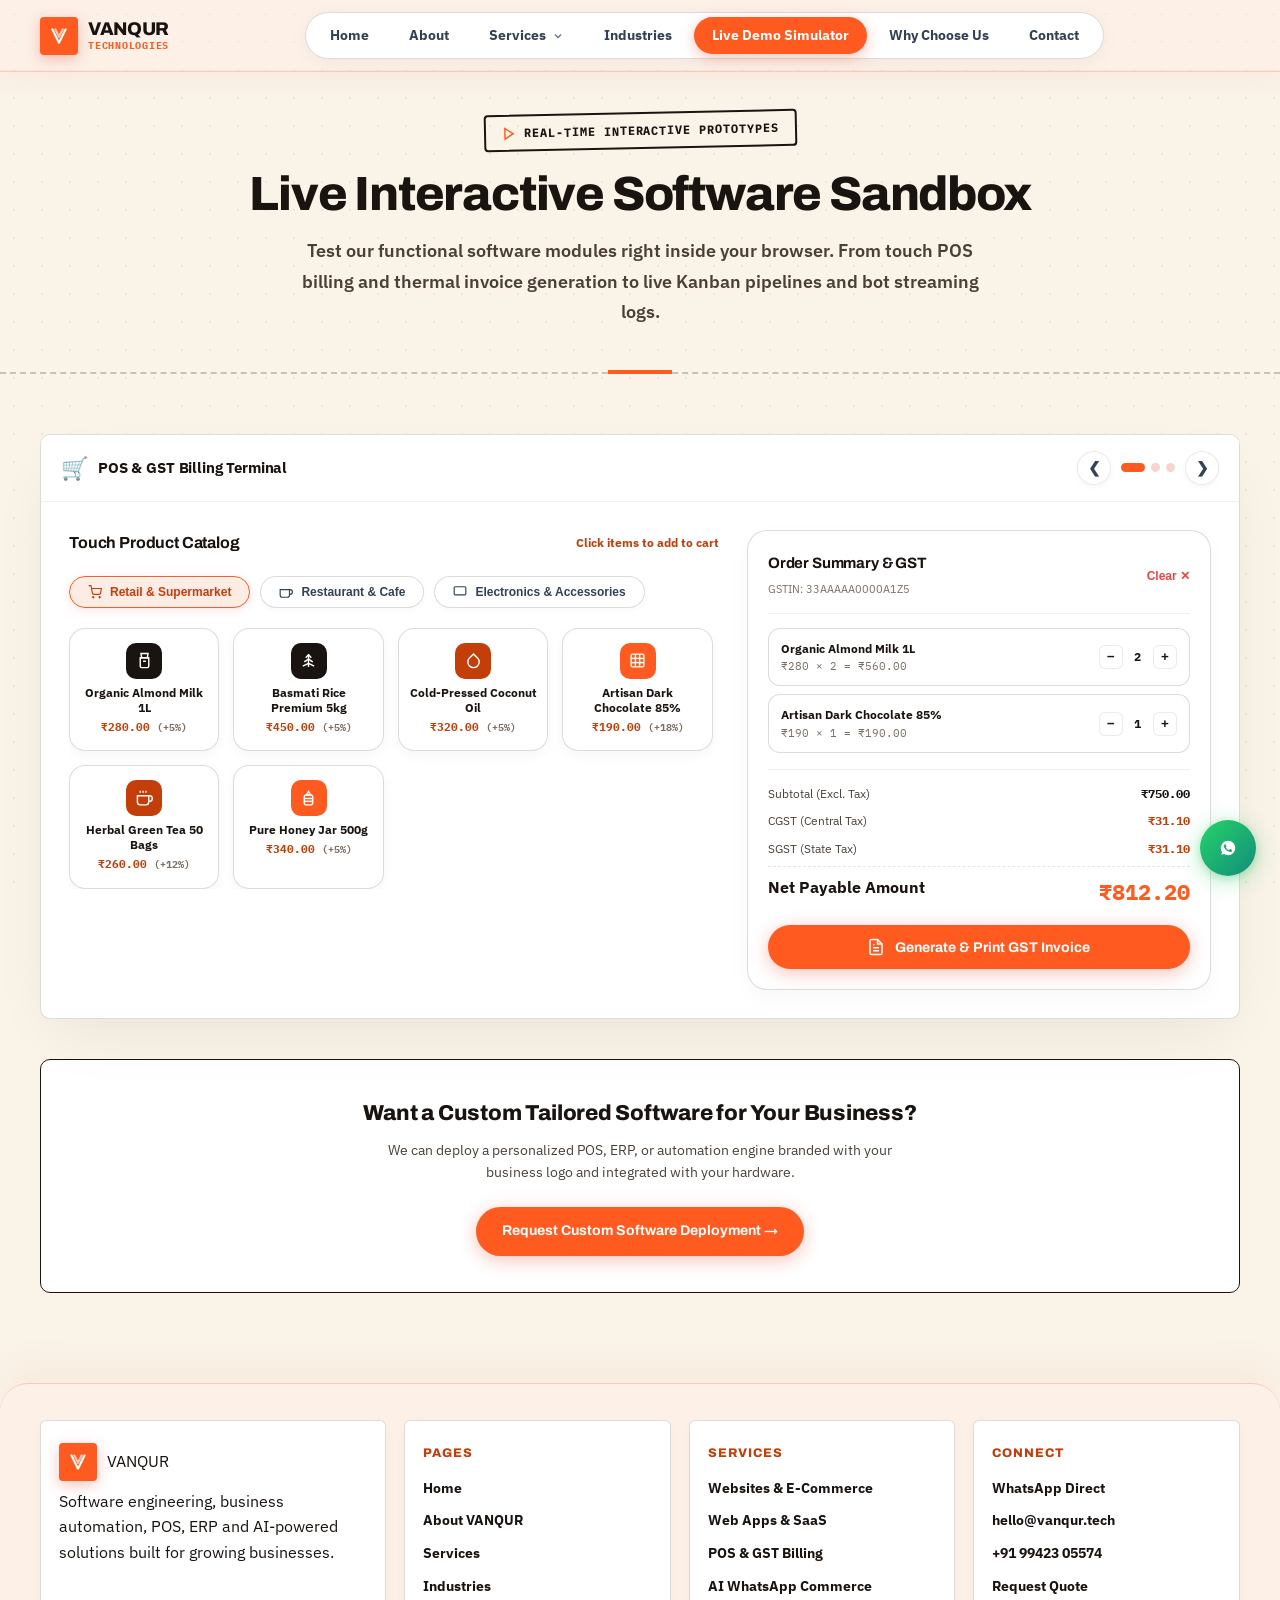
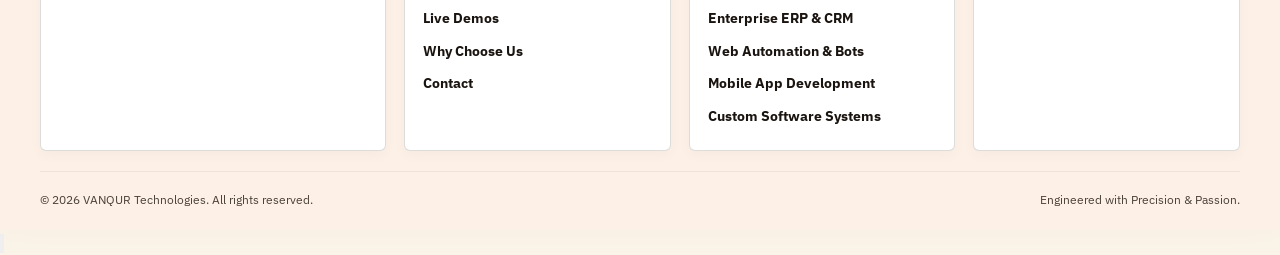
<file: simulators.html>
<!DOCTYPE html>
<html lang="en">
<head>
  <meta charset="UTF-8">
  <meta name="viewport" content="width=device-width, initial-scale=1.0">
  <title>Live Interactive Software Sandbox | VANQUR Technologies</title>
  <meta name="description" content="Experience VANQUR Technologies' live working simulators: POS Billing Terminal with real-time GST, ERP Kanban pipeline, and Web Automation streaming console.">
  
  <link rel="stylesheet" href="css/design-tokens.css">
  <link rel="stylesheet" href="css/style.css">
  <link rel="stylesheet" href="css/responsive.css">
</head>
<body>

  <!-- Ambient Horizon Orbit Rings & 3D Glowing Background -->
  <div class="site-bg-ambient" aria-hidden="true">
    <div class="bg-studio-rings"></div>
    <div class="bg-neural-glow-1"></div>
  </div>
  <canvas id="bg-canvas"></canvas>

  <!-- Navigation Bar -->
  <nav class="navbar" id="navbar">
    <div class="container navbar-container">
      <a href="index.html" class="brand-logo">
        <div class="logo-icon">
          <svg viewBox="0 0 24 24" fill="none" stroke="currentColor" stroke-width="2.5" stroke-linecap="round" stroke-linejoin="round">
            <polyline points="4 4 12 20 20 4"></polyline>
            <polyline points="7.5 4 12 13 16.5 4" opacity="0.65"></polyline>
          </svg>
        </div>
        <div class="brand-text-block">
          <span class="brand-name">VANQUR</span>
          <span class="brand-tag">TECHNOLOGIES</span>
        </div>
      </a>

      <ul class="nav-menu" id="nav-menu">
        <li><a href="index.html" class="nav-link">Home</a></li>
        <li><a href="about.html" class="nav-link">About</a></li>
        <li class="nav-item-dropdown">
          <a href="services.html" class="nav-link dropdown-toggle" id="servicesDropdown" aria-haspopup="true" aria-expanded="false">
            <span>Services</span>
            <svg class="dropdown-chevron" viewBox="0 0 24 24" fill="none" stroke="currentColor">
              <polyline points="6 9 12 15 18 9"></polyline>
            </svg>
          </a>
          <div class="nav-dropdown-menu" aria-labelledby="servicesDropdown">
            <div class="dropdown-menu-header">
              <span class="dropdown-header-title">
                <svg viewBox="0 0 24 24" fill="none" stroke="currentColor" stroke-width="2.5"><polygon points="12 2 15.09 8.26 22 9.27 17 14.14 18.18 21.02 12 17.77 5.82 21.02 7 14.14 2 9.27 8.91 8.26 12 2"></polygon></svg>
                Our Services &amp; Solutions
              </span>
              <a href="services.html" class="dropdown-view-all">View All &rarr;</a>
            </div>
            <div class="dropdown-grid">
              <a href="services.html#service-websites" class="dropdown-item">
                <div class="app-icon-squircle-sm app-icon-blue">
                  <svg viewBox="0 0 24 24" fill="none" stroke="currentColor"><circle cx="12" cy="12" r="10"/><line x1="2" y1="12" x2="22" y2="12"/><path d="M12 2a15.3 15.3 0 0 1 4 10 15.3 15.3 0 0 1-4 10 15.3 15.3 0 0 1-4-10 15.3 15.3 0 0 1 4-10z"/></svg>
                </div>
                <div class="dropdown-item-info">
                  <div class="dropdown-item-title">Websites &amp; E-Commerce</div>
                  <p class="dropdown-item-desc">High-speed websites &amp; online stores</p>
                </div>
              </a>

              <a href="services.html#service-saas" class="dropdown-item">
                <div class="app-icon-squircle-sm app-icon-purple">
                  <svg viewBox="0 0 24 24" fill="none" stroke="currentColor"><rect x="3" y="3" width="18" height="18" rx="2"/><path d="M3 9h18"/><path d="M9 21V9"/></svg>
                </div>
                <div class="dropdown-item-info">
                  <div class="dropdown-item-title">Web Apps &amp; SaaS</div>
                  <p class="dropdown-item-desc">Custom web portals &amp; dashboards</p>
                </div>
              </a>

              <a href="services.html#service-pos" class="dropdown-item">
                <div class="app-icon-squircle-sm app-icon-orange">
                  <svg viewBox="0 0 24 24" fill="none" stroke="currentColor"><rect x="2" y="3" width="20" height="14" rx="2"/><line x1="8" y1="21" x2="16" y2="21"/><line x1="12" y1="17" x2="12" y2="21"/></svg>
                </div>
                <div class="dropdown-item-info">
                  <div class="dropdown-item-title">POS &amp; GST Billing</div>
                  <p class="dropdown-item-desc">Retail POS, inventory &amp; billing engine</p>
                </div>
              </a>

              <a href="services.html#service-whatsapp" class="dropdown-item">
                <div class="app-icon-squircle-sm app-icon-green">
                  <svg viewBox="0 0 24 24" fill="none" stroke="currentColor" stroke-width="2"><path d="M21 11.5a8.38 8.38 0 0 1-.9 3.8 8.5 8.5 0 0 1-7.6 4.7 8.38 8.38 0 0 1-3.8-.9L3 21l1.9-5.7a8.38 8.38 0 0 1-.9-3.8 8.5 8.5 0 0 1 4.7-7.6 8.38 8.38 0 0 1 3.8-.9h.5a8.48 8.48 0 0 1 8 8v.5z"/></svg>
                </div>
                <div class="dropdown-item-info">
                  <div class="dropdown-item-title">AI WhatsApp Commerce</div>
                  <p class="dropdown-item-desc">Smart conversational sales &amp; AI support</p>
                </div>
              </a>

              <a href="services.html#service-erp" class="dropdown-item">
                <div class="app-icon-squircle-sm app-icon-rose">
                  <svg viewBox="0 0 24 24" fill="none" stroke="currentColor"><rect x="3" y="3" width="7" height="9"/><rect x="14" y="3" width="7" height="5"/><rect x="14" y="12" width="7" height="9"/><rect x="3" y="16" width="7" height="5"/></svg>
                </div>
                <div class="dropdown-item-info">
                  <div class="dropdown-item-title">Enterprise ERP &amp; CRM</div>
                  <p class="dropdown-item-desc">Centralized business management suites</p>
                </div>
              </a>

              <a href="services.html#service-automation" class="dropdown-item">
                <div class="app-icon-squircle-sm app-icon-emerald">
                  <svg viewBox="0 0 24 24" fill="none" stroke="currentColor"><rect x="4" y="4" width="16" height="16" rx="2"/><rect x="9" y="9" width="6" height="6"/><line x1="9" y1="1" x2="9" y2="4"/><line x1="15" y1="1" x2="15" y2="4"/><line x1="9" y1="20" x2="9" y2="23"/><line x1="15" y1="20" x2="15" y2="23"/><line x1="20" y1="9" x2="23" y2="9"/><line x1="20" y1="14" x2="23" y2="14"/><line x1="1" y1="9" x2="4" y2="9"/><line x1="1" y1="14" x2="4" y2="14"/></svg>
                </div>
                <div class="dropdown-item-info">
                  <div class="dropdown-item-title">Web Automation &amp; Bots</div>
                  <p class="dropdown-item-desc">Lead scrapers &amp; automated data pipelines</p>
                </div>
              </a>

              <a href="services.html#service-mobile" class="dropdown-item">
                <div class="app-icon-squircle-sm app-icon-cyan">
                  <svg viewBox="0 0 24 24" fill="none" stroke="currentColor"><rect x="5" y="2" width="14" height="20" rx="2" ry="2"/><line x1="12" y1="18" x2="12.01" y2="18"/></svg>
                </div>
                <div class="dropdown-item-info">
                  <div class="dropdown-item-title">Mobile App Development</div>
                  <p class="dropdown-item-desc">Native Android &amp; iOS cross-platform apps</p>
                </div>
              </a>

              <a href="services.html#service-custom-software-systems" class="dropdown-item">
                <div class="app-icon-squircle-sm app-icon-amber">
                  <svg viewBox="0 0 24 24" fill="none" stroke="currentColor"><polygon points="12 2 15.09 8.26 22 9.27 17 14.14 18.18 21.02 12 17.77 5.82 21.02 7 14.14 2 9.27 8.91 8.26 12 2"/></svg>
                </div>
                <div class="dropdown-item-info">
                  <div class="dropdown-item-title">Custom Software Systems</div>
                  <p class="dropdown-item-desc">Tailored architecture for unique workflows</p>
                </div>
              </a>
            </div>
            <div class="dropdown-menu-footer">
              <a href="contact.html" class="dropdown-footer-cta">
                <span>Looking for a custom solution?</span>
                <strong>Talk to Developer &rarr;</strong>
              </a>
            </div>
          </div>
        </li>
        <li><a href="industries.html" class="nav-link">Industries</a></li>
        <li><a href="simulators.html" class="nav-link active">Live Demo Simulator</a></li>
        <li><a href="why-us.html" class="nav-link">Why Choose Us</a></li>
        <li><a href="contact.html" class="nav-link">Contact</a></li>
      </ul>

      <div class="nav-actions">
        <button class="nav-toggle" id="nav-toggle" aria-label="Toggle navigation">
          <svg width="24" height="24" viewBox="0 0 24 24" fill="none" stroke="currentColor" stroke-width="2">
            <line x1="3" y1="12" x2="21" y2="12"></line>
            <line x1="3" y1="6" x2="21" y2="6"></line>
            <line x1="3" y1="18" x2="21" y2="18"></line>
          </svg>
        </button>
      </div>
    </div>
  </nav>

  <!-- Page Hero Header -->
  <header class="page-hero-header">
    <div class="container">
      <div class="section-badge">
        <svg width="14" height="14" viewBox="0 0 24 24" fill="none" stroke="currentColor" stroke-width="2.5"><polygon points="5 3 19 12 5 21 5 3"></polygon></svg>
        <span>REAL-TIME INTERACTIVE PROTOTYPES</span>
      </div>
      <h1 class="section-title">Live Interactive Software Sandbox</h1>
      <p class="section-subtitle" style="max-width:680px;margin:0 auto;">
        Test our functional software modules right inside your browser. From touch POS billing and thermal invoice generation to live Kanban pipelines and bot streaming logs.
      </p>
    </div>
  </header>

  <!-- Main Simulator Container -->
  <main class="section" style="padding-top:0;">
    <div class="container">
      <div class="simulator-wrapper">
        <!-- Top Carousel Controls & Active Simulation Title Header -->
        <div class="sim-carousel-header">
          <div class="sim-active-info">
            <span class="sim-active-icon">🛒</span>
            <span class="sim-active-title">POS & GST Billing Terminal</span>
          </div>

          <div class="sim-carousel-controls">
            <button type="button" class="sim-nav-arrow" onclick="prevSimulator()" aria-label="Previous Simulator">&#10094;</button>
            <div class="sim-dots-indicator">
              <span class="sim-dot active" onclick="switchSimulator(0)" title="POS Billing"></span>
              <span class="sim-dot" onclick="switchSimulator(1)" title="ERP Pipeline"></span>
              <span class="sim-dot" onclick="switchSimulator(2)" title="WhatsApp AI Bot"></span>
            </div>
            <button type="button" class="sim-nav-arrow" onclick="nextSimulator()" aria-label="Next Simulator">&#10095;</button>
          </div>
        </div>

        <!-- Tab 1: POS Billing Terminal -->
        <div class="sim-view-panel active" id="pos-panel">
          <div class="pos-terminal-grid">
            <div class="pos-catalog-section">
              <div style="display:flex;justify-content:space-between;align-items:center;">
                <h3 style="font-size:16px;font-weight:700;color:var(--text-primary);">Touch Product Catalog</h3>
                <span style="font-size:12px;color:var(--terracotta-deep);font-weight:700;">Click items to add to cart</span>
              </div>

              <div class="pos-category-bar">
                <button class="pos-cat-btn active" data-category="retail">
                  <svg viewBox="0 0 24 24" fill="none" stroke="currentColor" stroke-width="2"><circle cx="9" cy="21" r="1"/><circle cx="20" cy="21" r="1"/><path d="M1 1h4l2.68 13.39a2 2 0 0 0 2 1.61h9.72a2 2 0 0 0 2-1.61L23 6H6"/></svg>
                  Retail & Supermarket
                </button>
                <button class="pos-cat-btn" data-category="restaurant">
                  <svg viewBox="0 0 24 24" fill="none" stroke="currentColor" stroke-width="2"><path d="M18 8h1a4 4 0 0 1 0 8h-1"/><path d="M2 8h16v9a4 4 0 0 1-4 4H6a4 4 0 0 1-4-4V8z"/></svg>
                  Restaurant & Cafe
                </button>
                <button class="pos-cat-btn" data-category="electronics">
                  <svg viewBox="0 0 24 24" fill="none" stroke="currentColor" stroke-width="2"><rect x="2" y="3" width="20" height="14" rx="2"/></svg>
                  Electronics & Accessories
                </button>
              </div>

              <div class="pos-items-grid" id="pos-items-container">
                <!-- Injected via js/simulators.js -->
              </div>
            </div>

            <!-- POS Cart & Summary Panel -->
            <div class="pos-cart-panel">
              <div class="cart-header">
                <div>
                  <h3 style="font-size:15px;font-weight:700;color:var(--text-primary);">Order Summary & GST</h3>
                  <small style="color:var(--text-muted);font-size:11px;">GSTIN: 33AAAAA0000A1Z5</small>
                </div>
                <button onclick="clearCart()" style="background:none;border:none;color:#EF4444;font-size:12px;font-weight:700;cursor:pointer;">Clear ✕</button>
              </div>

              <div class="cart-items-list" id="pos-cart-list">
                <!-- Cart rows injected via JS -->
              </div>

              <div class="cart-summary">
                <div class="summary-row">
                  <span>Subtotal (Excl. Tax)</span>
                  <span id="pos-subtotal" style="font-family:var(--font-mono);font-weight:700;color:var(--text-primary);">₹0.00</span>
                </div>
                <div class="summary-row">
                  <span>CGST (Central Tax)</span>
                  <span id="pos-cgst" style="font-family:var(--font-mono);font-weight:700;color:var(--terracotta-deep);">₹0.00</span>
                </div>
                <div class="summary-row">
                  <span>SGST (State Tax)</span>
                  <span id="pos-sgst" style="font-family:var(--font-mono);font-weight:700;color:var(--terracotta-deep);">₹0.00</span>
                </div>
                <div class="summary-row total">
                  <span>Net Payable Amount</span>
                  <span id="pos-grandtotal" style="font-family:var(--font-mono);font-weight:800;color:var(--terracotta-primary);font-size:1.35rem;">₹0.00</span>
                </div>
              </div>

              <button class="btn btn-primary" id="generate-invoice-btn" style="width:100%;">
                <svg width="18" height="18" viewBox="0 0 24 24" fill="none" stroke="currentColor" stroke-width="2"><path d="M14 2H6a2 2 0 0 0-2 2v16a2 2 0 0 0 2 2h12a2 2 0 0 0 2-2V8z"></path><polyline points="14 2 14 8 20 8"></polyline><line x1="16" y1="13" x2="8" y2="13"></line><line x1="16" y1="17" x2="8" y2="17"></line><polyline points="10 9 9 9 8 9"></polyline></svg>
                Generate & Print GST Invoice
              </button>
            </div>
          </div>
        </div>

        <!-- Tab 2: ERP & CRM Kanban -->
        <div class="sim-view-panel" id="erp-panel">
          <div style="margin-bottom:20px;display:flex;justify-content:space-between;align-items:center;flex-wrap:wrap;gap:10px;">
            <div>
              <h3 style="font-size:16px;font-weight:800;color:var(--text-primary);">Multi-Branch Sales & Deal Stages</h3>
              <p style="font-size:12.5px;color:var(--text-secondary);font-weight:600;">Simulated live CRM pipeline with real-time deal stage values.</p>
            </div>
            <span style="font-family:var(--font-mono);font-size:12px;color:var(--terracotta-deep);font-weight:800;background:var(--terracotta-badge);padding:4px 12px;border-radius:var(--radius-full);">Live Sync: Connected</span>
          </div>

          <div class="erp-kanban-board">
            <div class="kanban-col">
              <div class="kanban-col-header">
                <span>Inbound Inquiries (4)</span>
                <span>₹1,45,000</span>
              </div>
              <div class="kanban-card">
                <div class="kanban-card-title">Apex Logistics - Web Fleet Portal</div>
                <div class="kanban-card-value">₹45,000</div>
              </div>
              <div class="kanban-card">
                <div class="kanban-card-title">GreenLeaf Supermarket - POS Setup</div>
                <div class="kanban-card-value">₹32,000</div>
              </div>
              <div class="kanban-card">
                <div class="kanban-card-title">Zara Fabrics - E-Way & GST Engine</div>
                <div class="kanban-card-value">₹28,000</div>
              </div>
            </div>

            <div class="kanban-col">
              <div class="kanban-col-header">
                <span>In Development (3)</span>
                <span>₹2,80,000</span>
              </div>
              <div class="kanban-card" style="border-left:3px solid var(--terracotta-primary);">
                <div class="kanban-card-title">MediCare Clinics - Multi-Doctor ERP</div>
                <div class="kanban-card-value">₹1,20,000</div>
              </div>
              <div class="kanban-card" style="border-left:3px solid var(--terracotta-primary);">
                <div class="kanban-card-title">SwiftBite - Food Delivery App</div>
                <div class="kanban-card-value">₹95,000</div>
              </div>
              <div class="kanban-card" style="border-left:3px solid var(--terracotta-primary);">
                <div class="kanban-card-title">AutoParts Hub - B2B Wholesaler Portal</div>
                <div class="kanban-card-value">₹65,000</div>
              </div>
            </div>

            <div class="kanban-col">
              <div class="kanban-col-header">
                <span>Deployed & Active (5)</span>
                <span>₹4,20,000</span>
              </div>
              <div class="kanban-card" style="border-left:3px solid #10B981;">
                <div class="kanban-card-title">Royal Spice - 3 Branch Thermal POS</div>
                <div class="kanban-card-value" style="color:#10B981;">₹78,000 (Live)</div>
              </div>
              <div class="kanban-card" style="border-left:3px solid #10B981;">
                <div class="kanban-card-title">Skyline Realtors - Lead WhatsApp Bot</div>
                <div class="kanban-card-value" style="color:#10B981;">₹55,000 (Live)</div>
              </div>
              <div class="kanban-card" style="border-left:3px solid #10B981;">
                <div class="kanban-card-title">PrimeMart - Barcode Inventory Engine</div>
                <div class="kanban-card-value" style="color:#10B981;">₹92,000 (Live)</div>
              </div>
            </div>
          </div>
        </div>

        <!-- Tab 3: WhatsApp AI Chatbot Simulator -->
        <div class="sim-view-panel" id="whatsapp-bot-panel">
          <div class="wa-simulator-container">
            <!-- WhatsApp Chat Header -->
            <div class="wa-chat-header">
              <div class="wa-header-left">
                <div class="wa-avatar-wrap">
                  🤖
                  <span class="wa-status-dot"></span>
                </div>
                <div class="wa-contact-info">
                  <div class="wa-contact-name">
                    <span>VANQUR AI Assistant</span>
                    <svg class="wa-verified-badge" viewBox="0 0 24 24" fill="#25D366" width="16" height="16">
                      <path d="M12 2C6.48 2 2 6.48 2 12s4.48 10 10 10 10-4.48 10-10S17.52 2 12 2zm-2 15l-5-5 1.41-1.41L10 14.17l7.59-7.59L19 8l-9 9z"/>
                    </svg>
                  </div>
                  <div class="wa-contact-status">online • instant reply AI bot</div>
                </div>
              </div>
              <div class="wa-header-actions">
                <span class="wa-badge-tech">Neural NLP v2.4</span>
              </div>
            </div>

            <!-- WhatsApp Messages Body -->
            <div class="wa-messages-area" id="wa-messages-body">
              <!-- Injected dynamically by js/simulators.js -->
            </div>

            <!-- WhatsApp Quick Suggestion Chips -->
            <div class="wa-quick-chips">
              <button type="button" class="wa-chip-btn" onclick="sendQuickMessage('👋 Hi!')">👋 Hi!</button>
              <button type="button" class="wa-chip-btn" onclick="sendQuickMessage('💰 Price Estimate')">💰 Price Estimate</button>
              <button type="button" class="wa-chip-btn" onclick="sendQuickMessage('🛒 POS & GST Billing')">🛒 POS & GST Billing</button>
              <button type="button" class="wa-chip-btn" onclick="sendQuickMessage('🌐 Custom Web Apps')">🌐 Web Apps</button>
              <button type="button" class="wa-chip-btn" onclick="sendQuickMessage('⚡ Timeline')">⚡ Timeline</button>
            </div>

            <!-- WhatsApp Chat Input Bar -->
            <form class="wa-input-bar" id="wa-chat-form" onsubmit="handleWaChatSubmit(event)">
              <div class="wa-input-wrapper">
                <span class="wa-emoji-icon">😊</span>
                <input type="text" id="wa-chat-input" class="wa-text-input" placeholder="Type a message (e.g. Hi, Pricing)..." autocomplete="off" />
              </div>
              <button type="submit" class="wa-send-btn" aria-label="Send message">
                <svg viewBox="0 0 24 24" fill="currentColor" width="18" height="18">
                  <path d="M2.01 21L23 12 2.01 3 2 10l15 2-15 2z"/>
                </svg>
              </button>
            </form>
          </div>
        </div>
      </div>

      <!-- Simulator Call to Action -->
      <div style="margin-top:40px;background:#FFFFFF;border:1px solid var(--border-glass-bright);border-radius:var(--radius-xl);padding:36px;text-align:center;box-shadow:var(--shadow-card);">
        <h3 style="font-size:1.35rem;font-weight:800;color:var(--text-primary);margin-bottom:8px;">Want a Custom Tailored Software for Your Business?</h3>
        <p style="font-size:14px;color:var(--text-secondary);max-width:540px;margin:0 auto 24px auto;">
          We can deploy a personalized POS, ERP, or automation engine branded with your business logo and integrated with your hardware.
        </p>
        <a href="contact.html?service=CustomSimulator" class="btn btn-primary">
          Request Custom Software Deployment &rarr;
        </a>
      </div>
    </div>
  </main>

  <!-- Printable Invoice Modal -->
  <div class="modal-overlay" id="invoice-modal">
    <div class="invoice-paper">
      <button class="invoice-close-btn" id="modal-close-btn">✕</button>
      <div class="invoice-header-print">
        <h3>VANQUR DIGITAL</h3>
        <p style="font-size:11px;color:#4b5563;">Tax Invoice / Bill of Supply</p>
        <p style="font-size:10px;color:#6b7280;">GSTIN: 33AAAAA0000A1Z5 | CIN: U72900TN2026PTC123456</p>
      </div>

      <div class="invoice-meta">
        <div>
          <strong>Invoice No:</strong> <span id="inv-number">INV-2026-8492</span><br>
          <strong>Date:</strong> <span id="inv-date">24 Aug 2026</span>
        </div>
        <div style="text-align:right;">
          <strong>Mode:</strong> Counter POS<br>
          <strong>Status:</strong> PAID (UPI/Cash)
        </div>
      </div>

      <table class="invoice-table">
        <thead>
          <tr>
            <th>Item & HSN</th>
            <th style="text-align:center;">Qty</th>
            <th style="text-align:right;">Rate</th>
            <th style="text-align:right;">Total</th>
          </tr>
        </thead>
        <tbody id="invoice-items-body">
          <!-- Injected via JS -->
        </tbody>
      </table>

      <div class="invoice-total-section">
        <div style="display:flex;justify-content:space-between;">
          <span>Subtotal:</span>
          <span id="inv-subtotal">₹0.00</span>
        </div>
        <div style="display:flex;justify-content:space-between;">
          <span>CGST (Central Tax):</span>
          <span id="inv-cgst">₹0.00</span>
        </div>
        <div style="display:flex;justify-content:space-between;">
          <span>SGST (State Tax):</span>
          <span id="inv-sgst">₹0.00</span>
        </div>
        <div style="display:flex;justify-content:space-between;font-weight:800;font-size:14px;border-top:1px solid #111827;padding-top:6px;margin-top:4px;">
          <span>Net Payable:</span>
          <span id="inv-grandtotal">₹0.00</span>
        </div>
      </div>

      <div class="invoice-actions no-print">
        <button class="btn btn-primary" onclick="printInvoice()" style="width:100%;">
          🖨️ Print ESC/POS Receipt
        </button>
      </div>
    </div>
  </div>

  <!-- Footer -->
  <footer class="footer">
    <div class="container">
      <div class="footer-grid">
        <div class="footer-card-box">
          <a href="index.html" class="brand-logo">
            <div class="logo-icon">
              <svg viewBox="0 0 24 24" fill="none" stroke="currentColor" stroke-width="2.5" stroke-linecap="round" stroke-linejoin="round">
                <polyline points="4 4 12 20 20 4"></polyline>
                <polyline points="7.5 4 12 13 16.5 4" opacity="0.65"></polyline>
              </svg>
            </div>
            <span>VANQUR</span>
          </a>
          <p>Software engineering, business automation, POS, ERP and AI-powered solutions built for growing businesses.</p>
        </div>

        <div class="footer-card-box">
          <h4 class="footer-heading">Pages</h4>
          <ul class="footer-links">
            <li><a href="index.html">Home</a></li>
            <li><a href="about.html">About VANQUR</a></li>
            <li><a href="services.html">Services</a></li>
            <li><a href="industries.html">Industries</a></li>
            <li><a href="simulators.html">Live Demos</a></li>
            <li><a href="why-us.html">Why Choose Us</a></li>
            <li><a href="contact.html">Contact</a></li>
          </ul>
        </div>

        <div class="footer-card-box">
          <h4 class="footer-heading">Services</h4>
          <ul class="footer-links">
            <li><a href="services.html#service-websites">Websites &amp; E-Commerce</a></li>
            <li><a href="services.html#service-saas">Web Apps &amp; SaaS</a></li>
            <li><a href="services.html#service-pos">POS &amp; GST Billing</a></li>
            <li><a href="services.html#service-whatsapp">AI WhatsApp Commerce</a></li>
            <li><a href="services.html#service-erp">Enterprise ERP &amp; CRM</a></li>
            <li><a href="services.html#service-automation">Web Automation &amp; Bots</a></li>
            <li><a href="services.html#service-mobile">Mobile App Development</a></li>
            <li><a href="services.html#service-custom-software-systems">Custom Software Systems</a></li>
          </ul>
        </div>

        <div class="footer-card-box">
          <h4 class="footer-heading">Connect</h4>
          <ul class="footer-links">
            <li><a href="https://api.whatsapp.com/send?phone=919942305574" target="_blank">WhatsApp Direct</a></li>
            <li><a href="mailto:hello@vanqur.tech">hello@vanqur.tech</a></li>
            <li><a href="tel:+919942305574">+91 99423 05574</a></li>
            <li><a href="contact.html">Request Quote</a></li>
          </ul>
        </div>
      </div>

      <div class="footer-bottom">
        <div>&copy; 2026 VANQUR Technologies. All rights reserved.</div>
        <div>Engineered with Precision &amp; Passion.</div>
      </div>
    </div>
  </footer>

  <button class="back-to-top-btn" id="back-to-top-btn" aria-label="Back to top">
    <svg viewBox="0 0 24 24" fill="none" stroke="currentColor" stroke-width="2.5">
      <polyline points="18 15 12 9 6 15"></polyline>
    </svg>
  </button>

  <!-- Floating WhatsApp Action Bubble -->
  <a href="https://api.whatsapp.com/send?phone=919942305574&text=Hi%20VANQUR,%20I%20want%20to%20discuss%20a%20project" target="_blank" rel="noopener noreferrer" class="floating-whatsapp-btn" aria-label="Chat on WhatsApp">
    <svg viewBox="0 0 24 24" fill="currentColor">
      <path d="M12.031 6.172c-3.181 0-5.767 2.586-5.768 5.766-.001 1.298.38 2.27 1.019 3.287l-.582 2.128 2.182-.573c.978.58 1.911.928 3.145.929 3.178 0 5.767-2.587 5.768-5.766.001-3.187-2.575-5.771-5.764-5.771zm3.392 8.244c-.144.405-.837.774-1.17.824-.312.045-.694.072-2.189-.553-1.619-.676-2.652-2.327-2.733-2.434-.08-.106-.653-.872-.653-1.662 0-.79.414-1.178.559-1.341.144-.162.315-.203.42-.203.104 0 .209.002.301.006.096.004.226-.037.353.27.13.315.446 1.088.486 1.168.04.08.067.174.013.28-.053.106-.08.172-.16.265-.08.093-.169.208-.241.279-.08.08-.163.167-.07.327.094.16.417.689.896 1.115.617.549 1.137.719 1.297.799.16.08.254.07.348-.04.094-.108.401-.468.508-.629.107-.162.214-.135.361-.08.148.053.935.441 1.096.521.161.08.268.12.308.188.04.068.04.392-.104.797z"/>
    </svg>
  </a>

  <script src="js/animations.js"></script>
  <script src="js/main.js"></script>
  <script src="js/simulators.js"></script>
</body>
</html>
</file>
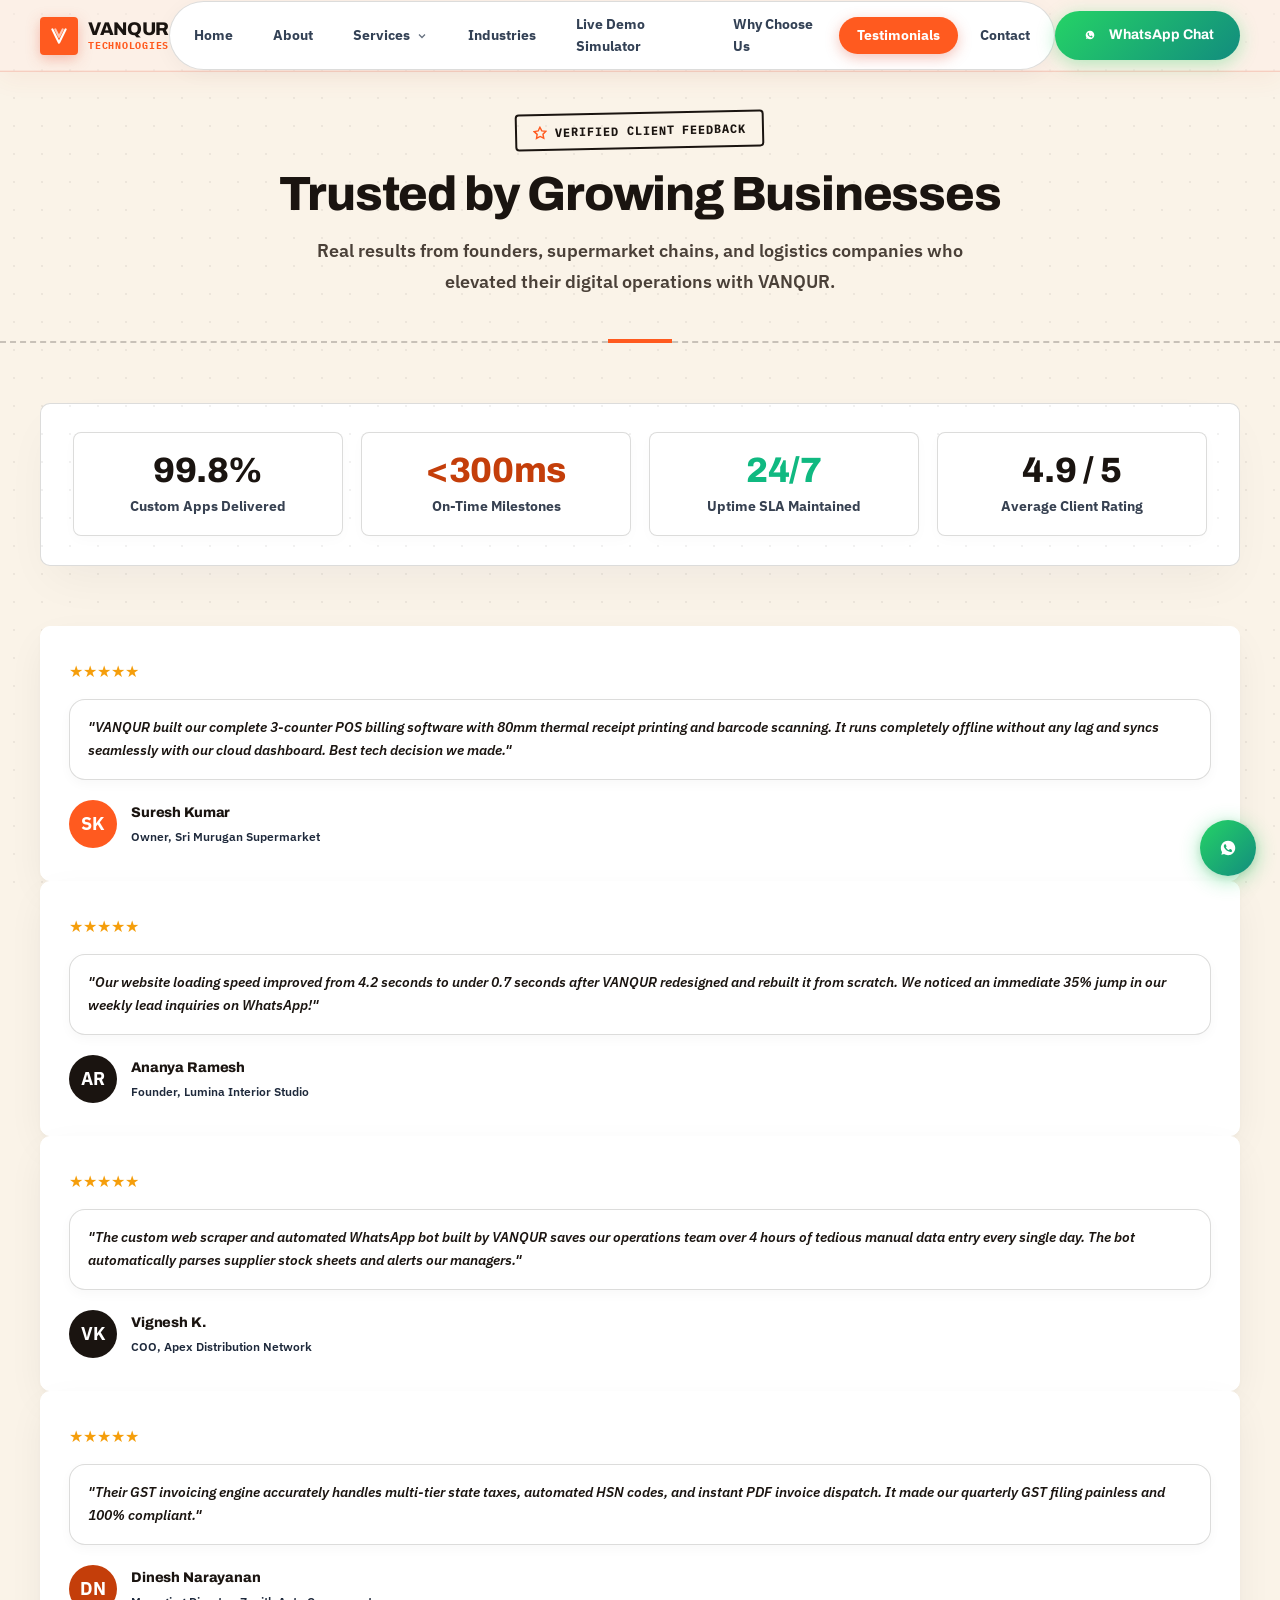
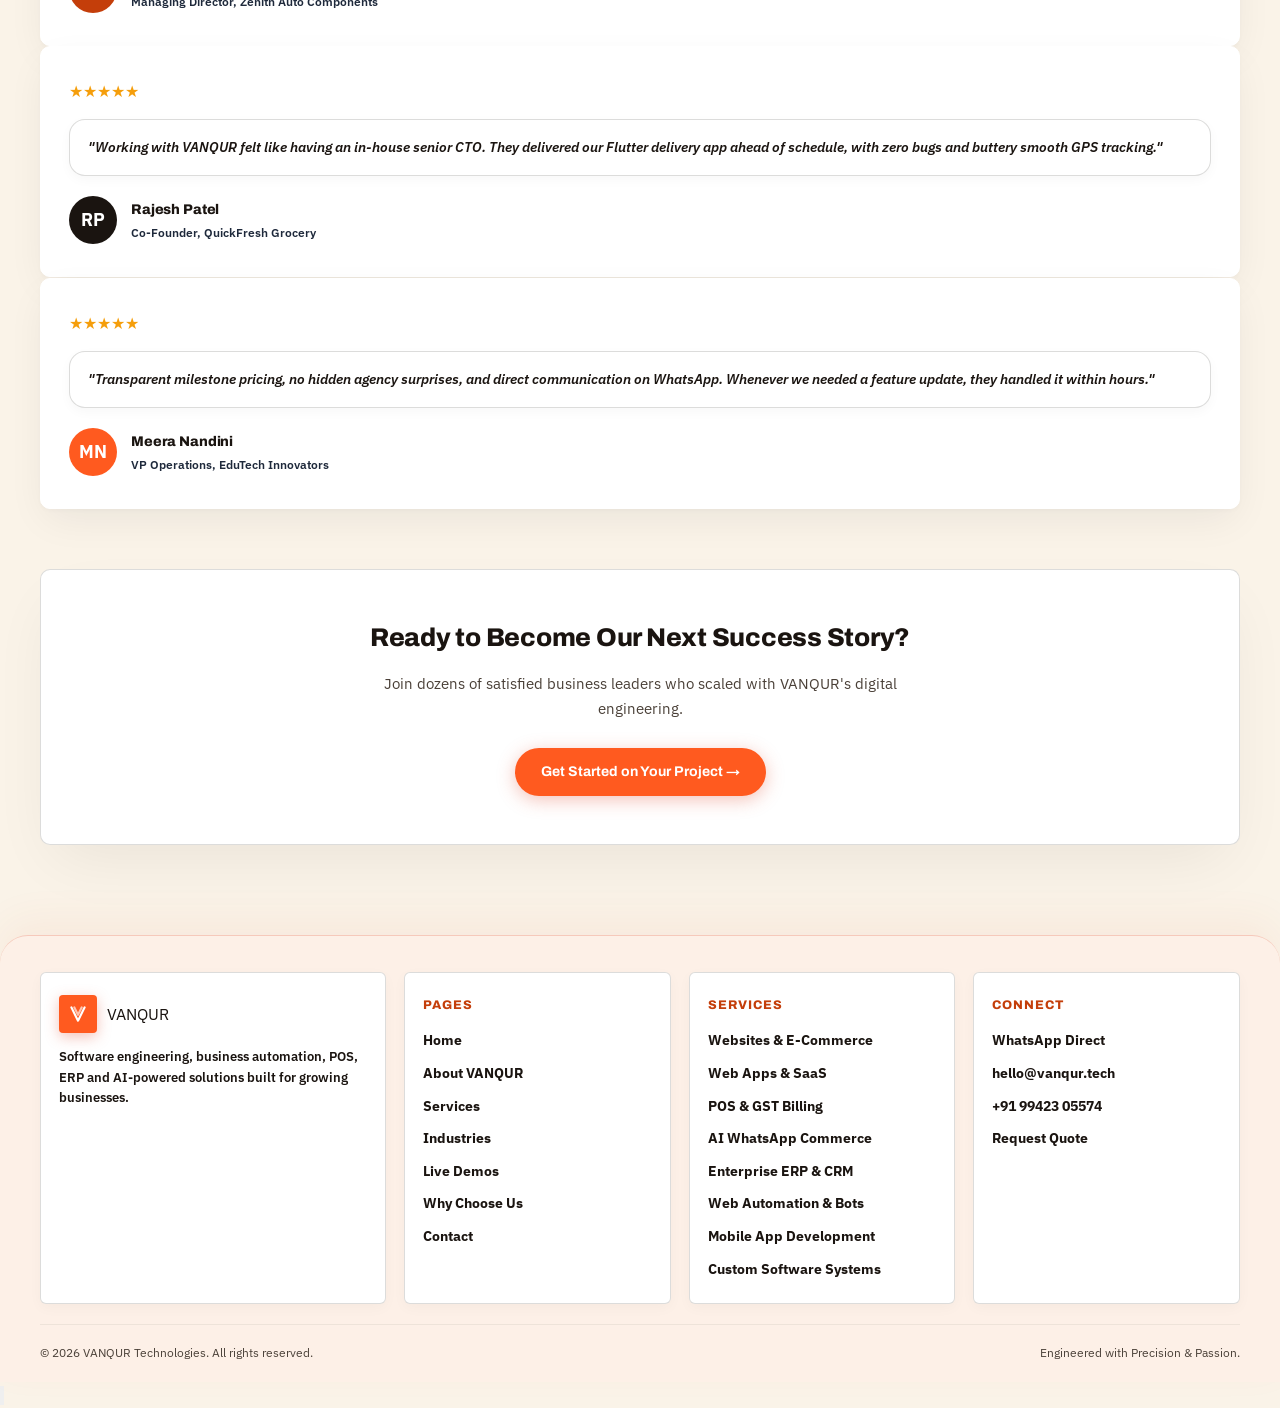
<file: testimonials.html>
<!DOCTYPE html>
<html lang="en">
<head>
  <meta charset="UTF-8">
  <meta name="viewport" content="width=device-width, initial-scale=1.0">
  <title>Client Testimonials & Verified Reviews | VANQUR Technologies</title>
  <meta name="description" content="Read verified client reviews and case studies from business owners, retail mart operators, and startup founders who scaled with VANQUR Technologies.">
  
  <link rel="stylesheet" href="css/design-tokens.css">
  <link rel="stylesheet" href="css/style.css">
  <link rel="stylesheet" href="css/responsive.css">
</head>
<body>

  <!-- Ambient Horizon Orbit Rings & 3D Glowing Background -->
  <div class="site-bg-ambient" aria-hidden="true">
    <div class="bg-studio-rings"></div>
    <div class="bg-neural-glow-1"></div>
  </div>
  <canvas id="bg-canvas"></canvas>

  <!-- Navigation Bar -->
  <nav class="navbar" id="navbar">
    <div class="container navbar-container">
      <a href="index.html" class="brand-logo">
        <div class="logo-icon">
          <svg viewBox="0 0 24 24" fill="none" stroke="currentColor" stroke-width="2.5" stroke-linecap="round" stroke-linejoin="round">
            <polyline points="4 4 12 20 20 4"></polyline>
            <polyline points="7.5 4 12 13 16.5 4" opacity="0.65"></polyline>
          </svg>
        </div>
        <div class="brand-text-block">
          <span class="brand-name">VANQUR</span>
          <span class="brand-tag">TECHNOLOGIES</span>
        </div>
      </a>

      <ul class="nav-menu" id="nav-menu">
        <li><a href="index.html" class="nav-link">Home</a></li>
        <li><a href="about.html" class="nav-link">About</a></li>
        <li class="nav-item-dropdown">
          <a href="services.html" class="nav-link dropdown-toggle" id="servicesDropdown" aria-haspopup="true" aria-expanded="false">
            <span>Services</span>
            <svg class="dropdown-chevron" viewBox="0 0 24 24" fill="none" stroke="currentColor">
              <polyline points="6 9 12 15 18 9"></polyline>
            </svg>
          </a>
          <div class="nav-dropdown-menu" aria-labelledby="servicesDropdown">
            <div class="dropdown-menu-header">
              <span class="dropdown-header-title">
                <svg viewBox="0 0 24 24" fill="none" stroke="currentColor" stroke-width="2.5"><polygon points="12 2 15.09 8.26 22 9.27 17 14.14 18.18 21.02 12 17.77 5.82 21.02 7 14.14 2 9.27 8.91 8.26 12 2"></polygon></svg>
                Our Services &amp; Solutions
              </span>
              <a href="services.html" class="dropdown-view-all">View All &rarr;</a>
            </div>
            <div class="dropdown-grid">
              <a href="services.html#service-websites" class="dropdown-item">
                <div class="app-icon-squircle-sm app-icon-blue">
                  <svg viewBox="0 0 24 24" fill="none" stroke="currentColor"><circle cx="12" cy="12" r="10"/><line x1="2" y1="12" x2="22" y2="12"/><path d="M12 2a15.3 15.3 0 0 1 4 10 15.3 15.3 0 0 1-4 10 15.3 15.3 0 0 1-4-10 15.3 15.3 0 0 1 4-10z"/></svg>
                </div>
                <div class="dropdown-item-info">
                  <div class="dropdown-item-title">Websites &amp; E-Commerce</div>
                  <p class="dropdown-item-desc">High-speed websites &amp; online stores</p>
                </div>
              </a>

              <a href="services.html#service-saas" class="dropdown-item">
                <div class="app-icon-squircle-sm app-icon-purple">
                  <svg viewBox="0 0 24 24" fill="none" stroke="currentColor"><rect x="3" y="3" width="18" height="18" rx="2"/><path d="M3 9h18"/><path d="M9 21V9"/></svg>
                </div>
                <div class="dropdown-item-info">
                  <div class="dropdown-item-title">Web Apps &amp; SaaS</div>
                  <p class="dropdown-item-desc">Custom web portals &amp; dashboards</p>
                </div>
              </a>

              <a href="services.html#service-pos" class="dropdown-item">
                <div class="app-icon-squircle-sm app-icon-orange">
                  <svg viewBox="0 0 24 24" fill="none" stroke="currentColor"><rect x="2" y="3" width="20" height="14" rx="2"/><line x1="8" y1="21" x2="16" y2="21"/><line x1="12" y1="17" x2="12" y2="21"/></svg>
                </div>
                <div class="dropdown-item-info">
                  <div class="dropdown-item-title">POS &amp; GST Billing</div>
                  <p class="dropdown-item-desc">Retail POS, inventory &amp; billing engine</p>
                </div>
              </a>

              <a href="services.html#service-whatsapp" class="dropdown-item">
                <div class="app-icon-squircle-sm app-icon-green">
                  <svg viewBox="0 0 24 24" fill="none" stroke="currentColor" stroke-width="2"><path d="M21 11.5a8.38 8.38 0 0 1-.9 3.8 8.5 8.5 0 0 1-7.6 4.7 8.38 8.38 0 0 1-3.8-.9L3 21l1.9-5.7a8.38 8.38 0 0 1-.9-3.8 8.5 8.5 0 0 1 4.7-7.6 8.38 8.38 0 0 1 3.8-.9h.5a8.48 8.48 0 0 1 8 8v.5z"/></svg>
                </div>
                <div class="dropdown-item-info">
                  <div class="dropdown-item-title">AI WhatsApp Commerce</div>
                  <p class="dropdown-item-desc">Smart conversational sales &amp; AI support</p>
                </div>
              </a>

              <a href="services.html#service-erp" class="dropdown-item">
                <div class="app-icon-squircle-sm app-icon-rose">
                  <svg viewBox="0 0 24 24" fill="none" stroke="currentColor"><rect x="3" y="3" width="7" height="9"/><rect x="14" y="3" width="7" height="5"/><rect x="14" y="12" width="7" height="9"/><rect x="3" y="16" width="7" height="5"/></svg>
                </div>
                <div class="dropdown-item-info">
                  <div class="dropdown-item-title">Enterprise ERP &amp; CRM</div>
                  <p class="dropdown-item-desc">Centralized business management suites</p>
                </div>
              </a>

              <a href="services.html#service-automation" class="dropdown-item">
                <div class="app-icon-squircle-sm app-icon-emerald">
                  <svg viewBox="0 0 24 24" fill="none" stroke="currentColor"><rect x="4" y="4" width="16" height="16" rx="2"/><rect x="9" y="9" width="6" height="6"/><line x1="9" y1="1" x2="9" y2="4"/><line x1="15" y1="1" x2="15" y2="4"/><line x1="9" y1="20" x2="9" y2="23"/><line x1="15" y1="20" x2="15" y2="23"/><line x1="20" y1="9" x2="23" y2="9"/><line x1="20" y1="14" x2="23" y2="14"/><line x1="1" y1="9" x2="4" y2="9"/><line x1="1" y1="14" x2="4" y2="14"/></svg>
                </div>
                <div class="dropdown-item-info">
                  <div class="dropdown-item-title">Web Automation &amp; Bots</div>
                  <p class="dropdown-item-desc">Lead scrapers &amp; automated data pipelines</p>
                </div>
              </a>

              <a href="services.html#service-mobile" class="dropdown-item">
                <div class="app-icon-squircle-sm app-icon-cyan">
                  <svg viewBox="0 0 24 24" fill="none" stroke="currentColor"><rect x="5" y="2" width="14" height="20" rx="2" ry="2"/><line x1="12" y1="18" x2="12.01" y2="18"/></svg>
                </div>
                <div class="dropdown-item-info">
                  <div class="dropdown-item-title">Mobile App Development</div>
                  <p class="dropdown-item-desc">Native Android &amp; iOS cross-platform apps</p>
                </div>
              </a>

              <a href="services.html#service-custom-software-systems" class="dropdown-item">
                <div class="app-icon-squircle-sm app-icon-amber">
                  <svg viewBox="0 0 24 24" fill="none" stroke="currentColor"><polygon points="12 2 15.09 8.26 22 9.27 17 14.14 18.18 21.02 12 17.77 5.82 21.02 7 14.14 2 9.27 8.91 8.26 12 2"/></svg>
                </div>
                <div class="dropdown-item-info">
                  <div class="dropdown-item-title">Custom Software Systems</div>
                  <p class="dropdown-item-desc">Tailored architecture for unique workflows</p>
                </div>
              </a>
            </div>
            <div class="dropdown-menu-footer">
              <a href="contact.html" class="dropdown-footer-cta">
                <span>Looking for a custom solution?</span>
                <strong>Talk to Developer &rarr;</strong>
              </a>
            </div>
          </div>
        </li>
        <li><a href="industries.html" class="nav-link">Industries</a></li>
        <li><a href="simulators.html" class="nav-link">Live Demo Simulator</a></li>
        <li><a href="why-us.html" class="nav-link">Why Choose Us</a></li>
        <li><a href="testimonials.html" class="nav-link active">Testimonials</a></li>
        <li><a href="contact.html" class="nav-link">Contact</a></li>
      </ul>

      <div class="nav-actions">
        <a href="https://api.whatsapp.com/send?phone=919942305574&text=Hi%20VANQUR,%20I%20want%20to%20discuss%20a%20project" target="_blank" class="btn btn-whatsapp">
          <svg width="18" height="18" viewBox="0 0 24 24" fill="currentColor">
            <path d="M12.031 6.172c-3.181 0-5.767 2.586-5.768 5.766-.001 1.298.38 2.27 1.019 3.287l-.582 2.128 2.182-.573c.978.58 1.911.928 3.145.929 3.178 0 5.767-2.587 5.768-5.766.001-3.187-2.575-5.771-5.764-5.771zm3.392 8.244c-.144.405-.837.774-1.17.824-.312.045-.694.072-2.189-.553-1.619-.676-2.652-2.327-2.733-2.434-.08-.106-.653-.872-.653-1.662 0-.79.414-1.178.559-1.341.144-.162.315-.203.42-.203.104 0 .209.002.301.006.096.004.226-.037.353.27.13.315.446 1.088.486 1.168.04.08.067.174.013.28-.053.106-.08.172-.16.265-.08.093-.169.208-.241.279-.08.08-.163.167-.07.327.094.16.417.689.896 1.115.617.549 1.137.719 1.297.799.16.08.254.07.348-.04.094-.108.401-.468.508-.629.107-.162.214-.135.361-.08.148.053.935.441 1.096.521.161.08.268.12.308.188.04.068.04.392-.104.797z"/>
          </svg>
          WhatsApp Chat
        </a>
        <button class="nav-toggle" id="nav-toggle" aria-label="Toggle navigation">
          <svg width="24" height="24" viewBox="0 0 24 24" fill="none" stroke="currentColor" stroke-width="2">
            <line x1="3" y1="12" x2="21" y2="12"></line>
            <line x1="3" y1="6" x2="21" y2="6"></line>
            <line x1="3" y1="18" x2="21" y2="18"></line>
          </svg>
        </button>
      </div>
    </div>
  </nav>

  <!-- Page Hero Header -->
  <header class="page-hero-header">
    <div class="container">
      <div class="section-badge">
        <svg width="14" height="14" viewBox="0 0 24 24" fill="none" stroke="currentColor" stroke-width="2.5"><polygon points="12 2 15.09 8.26 22 9.27 17 14.14 18.18 21.02 12 17.77 5.82 21.02 7 14.14 2 9.27 8.91 8.26 12 2"></polygon></svg>
        <span>VERIFIED CLIENT FEEDBACK</span>
      </div>
      <h1 class="section-title">Trusted by Growing Businesses</h1>
      <p class="section-subtitle" style="max-width:680px;margin:0 auto;">
        Real results from founders, supermarket chains, and logistics companies who elevated their digital operations with VANQUR.
      </p>
    </div>
  </header>

  <!-- Trust Metrics Bar -->
  <section class="container" style="margin-bottom:60px;">
    <div class="trust-metrics-card">
      <div class="trust-metric-pill">
        <h3>50+</h3>
        <p>Custom Apps Delivered</p>
      </div>
      <div class="trust-metric-pill">
        <h3 style="color:var(--terracotta-deep);">100%</h3>
        <p>On-Time Milestones</p>
      </div>
      <div class="trust-metric-pill">
        <h3 style="color:#10B981;">99.9%</h3>
        <p>Uptime SLA Maintained</p>
      </div>
      <div class="trust-metric-pill">
        <h3>4.9 / 5</h3>
        <p>Average Client Rating</p>
      </div>
    </div>
  </section>

  <!-- Testimonials Grid -->
  <main class="section" style="padding-top:0;">
    <div class="container">
      <div class="testimonials-grid">

        <!-- Testimonial 1 -->
        <div class="testimonial-card tilt-card">
          <div>
            <div class="star-rating">★★★★★</div>
            <p class="testimonial-quote">
              "VANQUR built our complete 3-counter POS billing software with 80mm thermal receipt printing and barcode scanning. It runs completely offline without any lag and syncs seamlessly with our cloud dashboard. Best tech decision we made."
            </p>
          </div>
          <div class="testimonial-client">
            <div class="client-avatar" style="background:var(--app-icon-orange);">SK</div>
            <div class="client-info">
              <h4>Suresh Kumar</h4>
              <p>Owner, Sri Murugan Supermarket</p>
            </div>
          </div>
        </div>

        <!-- Testimonial 2 -->
        <div class="testimonial-card tilt-card">
          <div>
            <div class="star-rating">★★★★★</div>
            <p class="testimonial-quote">
              "Our website loading speed improved from 4.2 seconds to under 0.7 seconds after VANQUR redesigned and rebuilt it from scratch. We noticed an immediate 35% jump in our weekly lead inquiries on WhatsApp!"
            </p>
          </div>
          <div class="testimonial-client">
            <div class="client-avatar" style="background:var(--app-icon-blue);">AR</div>
            <div class="client-info">
              <h4>Ananya Ramesh</h4>
              <p>Founder, Lumina Interior Studio</p>
            </div>
          </div>
        </div>

        <!-- Testimonial 3 -->
        <div class="testimonial-card tilt-card">
          <div>
            <div class="star-rating">★★★★★</div>
            <p class="testimonial-quote">
              "The custom web scraper and automated WhatsApp bot built by VANQUR saves our operations team over 4 hours of tedious manual data entry every single day. The bot automatically parses supplier stock sheets and alerts our managers."
            </p>
          </div>
          <div class="testimonial-client">
            <div class="client-avatar" style="background:var(--app-icon-emerald);">VK</div>
            <div class="client-info">
              <h4>Vignesh K.</h4>
              <p>COO, Apex Distribution Network</p>
            </div>
          </div>
        </div>

        <!-- Testimonial 4 -->
        <div class="testimonial-card tilt-card">
          <div>
            <div class="star-rating">★★★★★</div>
            <p class="testimonial-quote">
              "Their GST invoicing engine accurately handles multi-tier state taxes, automated HSN codes, and instant PDF invoice dispatch. It made our quarterly GST filing painless and 100% compliant."
            </p>
          </div>
          <div class="testimonial-client">
            <div class="client-avatar" style="background:var(--app-icon-amber);">DN</div>
            <div class="client-info">
              <h4>Dinesh Narayanan</h4>
              <p>Managing Director, Zenith Auto Components</p>
            </div>
          </div>
        </div>

        <!-- Testimonial 5 -->
        <div class="testimonial-card tilt-card">
          <div>
            <div class="star-rating">★★★★★</div>
            <p class="testimonial-quote">
              "Working with VANQUR felt like having an in-house senior CTO. They delivered our Flutter delivery app ahead of schedule, with zero bugs and buttery smooth GPS tracking."
            </p>
          </div>
          <div class="testimonial-client">
            <div class="client-avatar" style="background:var(--app-icon-cyan);">RP</div>
            <div class="client-info">
              <h4>Rajesh Patel</h4>
              <p>Co-Founder, QuickFresh Grocery</p>
            </div>
          </div>
        </div>

        <!-- Testimonial 6 -->
        <div class="testimonial-card tilt-card">
          <div>
            <div class="star-rating">★★★★★</div>
            <p class="testimonial-quote">
              "Transparent milestone pricing, no hidden agency surprises, and direct communication on WhatsApp. Whenever we needed a feature update, they handled it within hours."
            </p>
          </div>
          <div class="testimonial-client">
            <div class="client-avatar" style="background:var(--app-icon-purple);">MN</div>
            <div class="client-info">
              <h4>Meera Nandini</h4>
              <p>VP Operations, EduTech Innovators</p>
            </div>
          </div>
        </div>

      </div>

      <!-- Testimonial CTA -->
      <div class="cta-banner-glass" style="margin-top:60px;padding:48px 40px;">
        <h3 style="font-size:1.6rem;font-weight:800;color:var(--text-primary);margin-bottom:12px;">Ready to Become Our Next Success Story?</h3>
        <p style="font-size:15px;color:var(--text-secondary);max-width:540px;margin:0 auto 26px auto;line-height:1.7;">
          Join dozens of satisfied business leaders who scaled with VANQUR's digital engineering.
        </p>
        <a href="contact.html" class="btn btn-primary">
          Get Started on Your Project &rarr;
        </a>
      </div>
    </div>
  </main>

  <!-- Footer -->
  <footer class="footer">
    <div class="container">
      <div class="footer-grid">
        <div class="footer-card-box footer-brand-info">
          <a href="index.html" class="brand-logo">
            <div class="logo-icon">
              <svg viewBox="0 0 24 24" fill="none" stroke="currentColor" stroke-width="2.5" stroke-linecap="round" stroke-linejoin="round">
                <polyline points="4 4 12 20 20 4"></polyline>
                <polyline points="7.5 4 12 13 16.5 4" opacity="0.65"></polyline>
              </svg>
            </div>
            <span>VANQUR</span>
          </a>
          <p>Software engineering, business automation, POS, ERP and AI-powered solutions built for growing businesses.</p>
        </div>

        <div class="footer-card-box">
          <h4 class="footer-heading">Pages</h4>
          <ul class="footer-links">
            <li><a href="index.html">Home</a></li>
            <li><a href="about.html">About VANQUR</a></li>
            <li><a href="services.html">Services</a></li>
            <li><a href="industries.html">Industries</a></li>
            <li><a href="simulators.html">Live Demos</a></li>
            <li><a href="why-us.html">Why Choose Us</a></li>
            <li><a href="contact.html">Contact</a></li>
          </ul>
        </div>

        <div class="footer-card-box">
          <h4 class="footer-heading">Services</h4>
          <ul class="footer-links">
            <li><a href="services.html#service-websites">Websites &amp; E-Commerce</a></li>
            <li><a href="services.html#service-saas">Web Apps &amp; SaaS</a></li>
            <li><a href="services.html#service-pos">POS &amp; GST Billing</a></li>
            <li><a href="services.html#service-whatsapp">AI WhatsApp Commerce</a></li>
            <li><a href="services.html#service-erp">Enterprise ERP &amp; CRM</a></li>
            <li><a href="services.html#service-automation">Web Automation &amp; Bots</a></li>
            <li><a href="services.html#service-mobile">Mobile App Development</a></li>
            <li><a href="services.html#service-custom-software-systems">Custom Software Systems</a></li>
          </ul>
        </div>

        <div class="footer-card-box">
          <h4 class="footer-heading">Connect</h4>
          <ul class="footer-links">
            <li><a href="https://api.whatsapp.com/send?phone=919942305574" target="_blank">WhatsApp Direct</a></li>
            <li><a href="mailto:hello@vanqur.tech">hello@vanqur.tech</a></li>
            <li><a href="tel:+919942305574">+91 99423 05574</a></li>
            <li><a href="contact.html">Request Quote</a></li>
          </ul>
        </div>
      </div>

      <div class="footer-bottom">
        <div>&copy; 2026 VANQUR Technologies. All rights reserved.</div>
        <div>Engineered with Precision &amp; Passion.</div>
      </div>
    </div>
  </footer>

  <button class="back-to-top-btn" id="back-to-top-btn" aria-label="Back to top">
    <svg viewBox="0 0 24 24" fill="none" stroke="currentColor" stroke-width="2.5">
      <polyline points="18 15 12 9 6 15"></polyline>
    </svg>
  </button>

  <!-- Floating WhatsApp Action Bubble -->
  <a href="https://api.whatsapp.com/send?phone=919942305574&text=Hi%20VANQUR,%20I%20want%20to%20discuss%20a%20project" target="_blank" rel="noopener noreferrer" class="floating-whatsapp-btn" aria-label="Chat on WhatsApp">
    <svg viewBox="0 0 24 24" fill="currentColor">
      <path d="M12.031 6.172c-3.181 0-5.767 2.586-5.768 5.766-.001 1.298.38 2.27 1.019 3.287l-.582 2.128 2.182-.573c.978.58 1.911.928 3.145.929 3.178 0 5.767-2.587 5.768-5.766.001-3.187-2.575-5.771-5.764-5.771zm3.392 8.244c-.144.405-.837.774-1.17.824-.312.045-.694.072-2.189-.553-1.619-.676-2.652-2.327-2.733-2.434-.08-.106-.653-.872-.653-1.662 0-.79.414-1.178.559-1.341.144-.162.315-.203.42-.203.104 0 .209.002.301.006.096.004.226-.037.353.27.13.315.446 1.088.486 1.168.04.08.067.174.013.28-.053.106-.08.172-.16.265-.08.093-.169.208-.241.279-.08.08-.163.167-.07.327.094.16.417.689.896 1.115.617.549 1.137.719 1.297.799.16.08.254.07.348-.04.094-.108.401-.468.508-.629.107-.162.214-.135.361-.08.148.053.935.441 1.096.521.161.08.268.12.308.188.04.068.04.392-.104.797z"/>
    </svg>
  </a>

  <script src="js/animations.js"></script>
  <script src="js/main.js"></script>
</body>
</html>
</file>
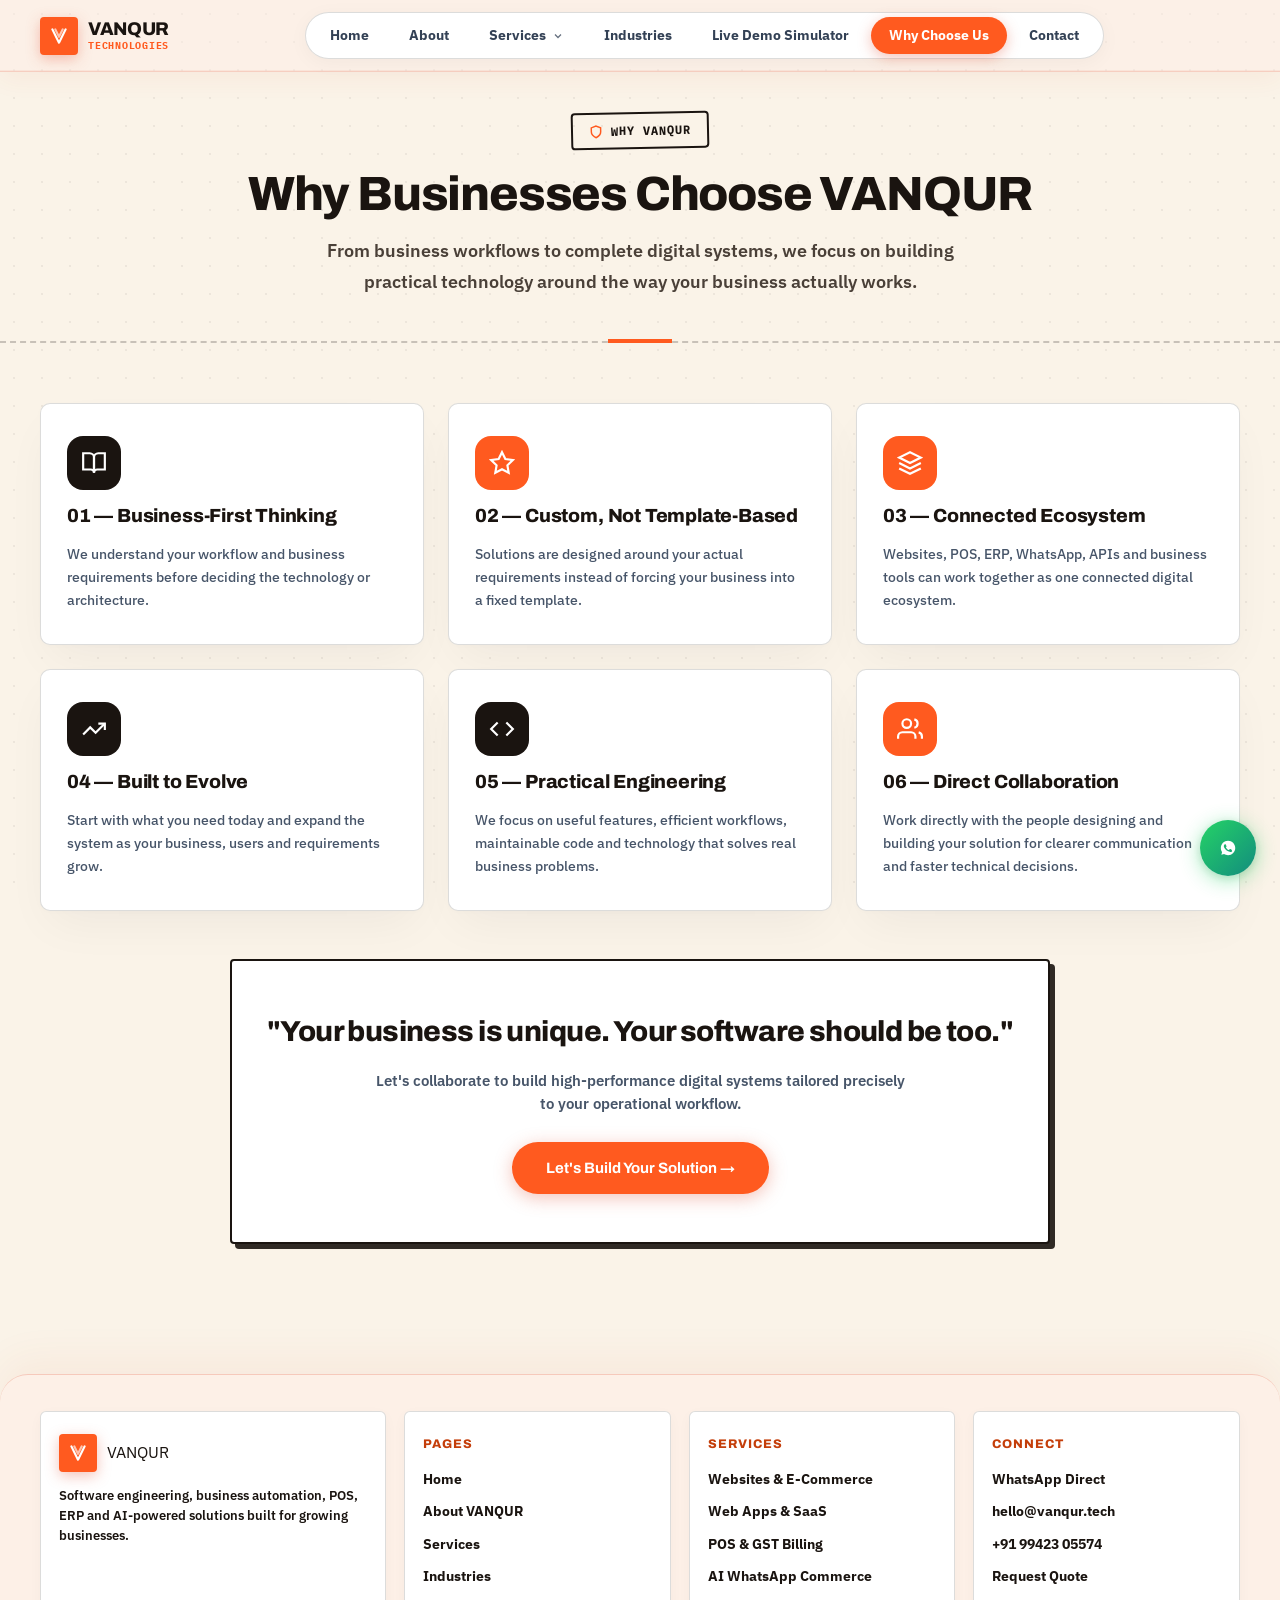
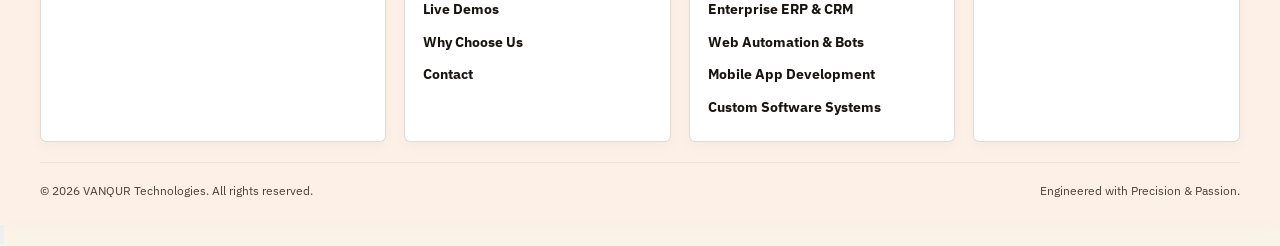
<file: why-us.html>
<!DOCTYPE html>
<html lang="en">
<head>
  <meta charset="UTF-8">
  <meta name="viewport" content="width=device-width, initial-scale=1.0">
  <title>Why Choose VANQUR Technologies | The Developer Edge</title>
  <meta name="description" content="Discover why businesses choose VANQUR Technologies over generic freelancers and bloated agencies: Direct engineer communication, sub-second performance, and transparent pricing.">
  
  <link rel="stylesheet" href="css/design-tokens.css">
  <link rel="stylesheet" href="css/style.css">
  <link rel="stylesheet" href="css/responsive.css">
</head>
<body>

  <!-- Ambient Horizon Orbit Rings & 3D Glowing Background -->
  <div class="site-bg-ambient" aria-hidden="true">
    <div class="bg-studio-rings"></div>
    <div class="bg-neural-glow-1"></div>
  </div>
  <canvas id="bg-canvas"></canvas>

  <!-- Navigation Bar -->
  <nav class="navbar" id="navbar">
    <div class="container navbar-container">
      <a href="index.html" class="brand-logo">
        <div class="logo-icon">
          <svg viewBox="0 0 24 24" fill="none" stroke="currentColor" stroke-width="2.5" stroke-linecap="round" stroke-linejoin="round">
            <polyline points="4 4 12 20 20 4"></polyline>
            <polyline points="7.5 4 12 13 16.5 4" opacity="0.65"></polyline>
          </svg>
        </div>
        <div class="brand-text-block">
          <span class="brand-name">VANQUR</span>
          <span class="brand-tag">TECHNOLOGIES</span>
        </div>
      </a>

      <ul class="nav-menu" id="nav-menu">
        <li><a href="index.html" class="nav-link">Home</a></li>
        <li><a href="about.html" class="nav-link">About</a></li>
        <li class="nav-item-dropdown">
          <a href="services.html" class="nav-link dropdown-toggle" id="servicesDropdown" aria-haspopup="true" aria-expanded="false">
            <span>Services</span>
            <svg class="dropdown-chevron" viewBox="0 0 24 24" fill="none" stroke="currentColor">
              <polyline points="6 9 12 15 18 9"></polyline>
            </svg>
          </a>
          <div class="nav-dropdown-menu" aria-labelledby="servicesDropdown">
            <div class="dropdown-menu-header">
              <span class="dropdown-header-title">
                <svg viewBox="0 0 24 24" fill="none" stroke="currentColor" stroke-width="2.5"><polygon points="12 2 15.09 8.26 22 9.27 17 14.14 18.18 21.02 12 17.77 5.82 21.02 7 14.14 2 9.27 8.91 8.26 12 2"></polygon></svg>
                Our Services &amp; Solutions
              </span>
              <a href="services.html" class="dropdown-view-all">View All &rarr;</a>
            </div>
            <div class="dropdown-grid">
              <a href="services.html#service-websites" class="dropdown-item">
                <div class="app-icon-squircle-sm app-icon-blue">
                  <svg viewBox="0 0 24 24" fill="none" stroke="currentColor"><circle cx="12" cy="12" r="10"/><line x1="2" y1="12" x2="22" y2="12"/><path d="M12 2a15.3 15.3 0 0 1 4 10 15.3 15.3 0 0 1-4 10 15.3 15.3 0 0 1-4-10 15.3 15.3 0 0 1 4-10z"/></svg>
                </div>
                <div class="dropdown-item-info">
                  <div class="dropdown-item-title">Websites &amp; E-Commerce</div>
                  <p class="dropdown-item-desc">High-speed websites &amp; online stores</p>
                </div>
              </a>

              <a href="services.html#service-saas" class="dropdown-item">
                <div class="app-icon-squircle-sm app-icon-purple">
                  <svg viewBox="0 0 24 24" fill="none" stroke="currentColor"><rect x="3" y="3" width="18" height="18" rx="2"/><path d="M3 9h18"/><path d="M9 21V9"/></svg>
                </div>
                <div class="dropdown-item-info">
                  <div class="dropdown-item-title">Web Apps &amp; SaaS</div>
                  <p class="dropdown-item-desc">Custom web portals &amp; dashboards</p>
                </div>
              </a>

              <a href="services.html#service-pos" class="dropdown-item">
                <div class="app-icon-squircle-sm app-icon-orange">
                  <svg viewBox="0 0 24 24" fill="none" stroke="currentColor"><rect x="2" y="3" width="20" height="14" rx="2"/><line x1="8" y1="21" x2="16" y2="21"/><line x1="12" y1="17" x2="12" y2="21"/></svg>
                </div>
                <div class="dropdown-item-info">
                  <div class="dropdown-item-title">POS &amp; GST Billing</div>
                  <p class="dropdown-item-desc">Retail POS, inventory &amp; billing engine</p>
                </div>
              </a>

              <a href="services.html#service-whatsapp" class="dropdown-item">
                <div class="app-icon-squircle-sm app-icon-green">
                  <svg viewBox="0 0 24 24" fill="none" stroke="currentColor" stroke-width="2"><path d="M21 11.5a8.38 8.38 0 0 1-.9 3.8 8.5 8.5 0 0 1-7.6 4.7 8.38 8.38 0 0 1-3.8-.9L3 21l1.9-5.7a8.38 8.38 0 0 1-.9-3.8 8.5 8.5 0 0 1 4.7-7.6 8.38 8.38 0 0 1 3.8-.9h.5a8.48 8.48 0 0 1 8 8v.5z"/></svg>
                </div>
                <div class="dropdown-item-info">
                  <div class="dropdown-item-title">AI WhatsApp Commerce</div>
                  <p class="dropdown-item-desc">Smart conversational sales &amp; AI support</p>
                </div>
              </a>

              <a href="services.html#service-erp" class="dropdown-item">
                <div class="app-icon-squircle-sm app-icon-rose">
                  <svg viewBox="0 0 24 24" fill="none" stroke="currentColor"><rect x="3" y="3" width="7" height="9"/><rect x="14" y="3" width="7" height="5"/><rect x="14" y="12" width="7" height="9"/><rect x="3" y="16" width="7" height="5"/></svg>
                </div>
                <div class="dropdown-item-info">
                  <div class="dropdown-item-title">Enterprise ERP &amp; CRM</div>
                  <p class="dropdown-item-desc">Centralized business management suites</p>
                </div>
              </a>

              <a href="services.html#service-automation" class="dropdown-item">
                <div class="app-icon-squircle-sm app-icon-emerald">
                  <svg viewBox="0 0 24 24" fill="none" stroke="currentColor"><rect x="4" y="4" width="16" height="16" rx="2"/><rect x="9" y="9" width="6" height="6"/><line x1="9" y1="1" x2="9" y2="4"/><line x1="15" y1="1" x2="15" y2="4"/><line x1="9" y1="20" x2="9" y2="23"/><line x1="15" y1="20" x2="15" y2="23"/><line x1="20" y1="9" x2="23" y2="9"/><line x1="20" y1="14" x2="23" y2="14"/><line x1="1" y1="9" x2="4" y2="9"/><line x1="1" y1="14" x2="4" y2="14"/></svg>
                </div>
                <div class="dropdown-item-info">
                  <div class="dropdown-item-title">Web Automation &amp; Bots</div>
                  <p class="dropdown-item-desc">Lead scrapers &amp; automated data pipelines</p>
                </div>
              </a>

              <a href="services.html#service-mobile" class="dropdown-item">
                <div class="app-icon-squircle-sm app-icon-cyan">
                  <svg viewBox="0 0 24 24" fill="none" stroke="currentColor"><rect x="5" y="2" width="14" height="20" rx="2" ry="2"/><line x1="12" y1="18" x2="12.01" y2="18"/></svg>
                </div>
                <div class="dropdown-item-info">
                  <div class="dropdown-item-title">Mobile App Development</div>
                  <p class="dropdown-item-desc">Native Android &amp; iOS cross-platform apps</p>
                </div>
              </a>

              <a href="services.html#service-custom-software-systems" class="dropdown-item">
                <div class="app-icon-squircle-sm app-icon-amber">
                  <svg viewBox="0 0 24 24" fill="none" stroke="currentColor"><polygon points="12 2 15.09 8.26 22 9.27 17 14.14 18.18 21.02 12 17.77 5.82 21.02 7 14.14 2 9.27 8.91 8.26 12 2"/></svg>
                </div>
                <div class="dropdown-item-info">
                  <div class="dropdown-item-title">Custom Software Systems</div>
                  <p class="dropdown-item-desc">Tailored architecture for unique workflows</p>
                </div>
              </a>
            </div>
            <div class="dropdown-menu-footer">
              <a href="contact.html" class="dropdown-footer-cta">
                <span>Looking for a custom solution?</span>
                <strong>Talk to Developer &rarr;</strong>
              </a>
            </div>
          </div>
        </li>
        <li><a href="industries.html" class="nav-link">Industries</a></li>
        <li><a href="simulators.html" class="nav-link">Live Demo Simulator</a></li>
        <li><a href="why-us.html" class="nav-link active">Why Choose Us</a></li>
        <li><a href="contact.html" class="nav-link">Contact</a></li>
      </ul>

      <div class="nav-actions">
        <button class="nav-toggle" id="nav-toggle" aria-label="Toggle navigation">
          <svg width="24" height="24" viewBox="0 0 24 24" fill="none" stroke="currentColor" stroke-width="2">
            <line x1="3" y1="12" x2="21" y2="12"></line>
            <line x1="3" y1="6" x2="21" y2="6"></line>
            <line x1="3" y1="18" x2="21" y2="18"></line>
          </svg>
        </button>
      </div>
    </div>
  </nav>

  <!-- Page Hero Header -->
  <header class="page-hero-header">
    <div class="container">
      <div class="section-badge">
        <svg width="14" height="14" viewBox="0 0 24 24" fill="none" stroke="currentColor" stroke-width="2.5"><path d="M12 22s8-4 8-10V5l-8-3-8 3v7c0 6 8 10 8 10z"></path></svg>
        <span>WHY VANQUR</span>
      </div>
      <h1 class="section-title">Why Businesses Choose VANQUR</h1>
      <p class="section-subtitle" style="max-width:680px;margin:0 auto;">
        From business workflows to complete digital systems, we focus on building practical technology around the way your business actually works.
      </p>
    </div>
  </header>

  <!-- 6 Core Value Points Section -->
  <main class="section" style="padding-top:0;">
    <div class="container">
      <div class="why-us-grid" style="display:grid;grid-template-columns:repeat(auto-fit, minmax(min(100%, 320px), 1fr));gap:24px;margin-bottom:48px;">
        
        <!-- Point 01: Business-First Thinking -->
        <article class="service-card tilt-card" style="padding:32px 26px;display:flex;flex-direction:column;gap:14px;">
          <div>
            <div class="app-icon-squircle app-icon-blue">
              <svg viewBox="0 0 24 24" fill="none" stroke="currentColor" stroke-width="2"><path d="M2 3h6a4 4 0 0 1 4 4v14a3 3 0 0 0-3-3H2z"></path><path d="M22 3h-6a4 4 0 0 0-4 4v14a3 3 0 0 1 3-3h7z"></path></svg>
            </div>
          </div>
          <h2 style="font-size:19px;font-weight:800;color:var(--text-primary);margin:0;line-height:1.3;">01 — Business-First Thinking</h2>
          <p class="service-desc" style="margin:0;">We understand your workflow and business requirements before deciding the technology or architecture.</p>
        </article>

        <!-- Point 02: Custom, Not Template-Based -->
        <article class="service-card tilt-card" style="padding:32px 26px;display:flex;flex-direction:column;gap:14px;">
          <div>
            <div class="app-icon-squircle app-icon-orange">
              <svg viewBox="0 0 24 24" fill="none" stroke="currentColor" stroke-width="2"><polygon points="12 2 15.09 8.26 22 9.27 17 14.14 18.18 21.02 12 17.77 5.82 21.02 7 14.14 2 9.27 8.91 8.26 12 2"></polygon></svg>
            </div>
          </div>
          <h2 style="font-size:19px;font-weight:800;color:var(--text-primary);margin:0;line-height:1.3;">02 — Custom, Not Template-Based</h2>
          <p class="service-desc" style="margin:0;">Solutions are designed around your actual requirements instead of forcing your business into a fixed template.</p>
        </article>

        <!-- Point 03: Connected Ecosystem -->
        <article class="service-card tilt-card" style="padding:32px 26px;display:flex;flex-direction:column;gap:14px;">
          <div>
            <div class="app-icon-squircle app-icon-purple">
              <svg viewBox="0 0 24 24" fill="none" stroke="currentColor" stroke-width="2"><polygon points="12 2 2 7 12 12 22 7 12 2"></polygon><polyline points="2 17 12 22 22 17"></polyline><polyline points="2 12 12 17 22 12"></polyline></svg>
            </div>
          </div>
          <h2 style="font-size:19px;font-weight:800;color:var(--text-primary);margin:0;line-height:1.3;">03 — Connected Ecosystem</h2>
          <p class="service-desc" style="margin:0;">Websites, POS, ERP, WhatsApp, APIs and business tools can work together as one connected digital ecosystem.</p>
        </article>

        <!-- Point 04: Built to Evolve -->
        <article class="service-card tilt-card" style="padding:32px 26px;display:flex;flex-direction:column;gap:14px;">
          <div>
            <div class="app-icon-squircle app-icon-emerald">
              <svg viewBox="0 0 24 24" fill="none" stroke="currentColor" stroke-width="2"><polyline points="22 7 13.5 15.5 8.5 10.5 2 17"></polyline><polyline points="16 7 22 7 22 13"></polyline></svg>
            </div>
          </div>
          <h2 style="font-size:19px;font-weight:800;color:var(--text-primary);margin:0;line-height:1.3;">04 — Built to Evolve</h2>
          <p class="service-desc" style="margin:0;">Start with what you need today and expand the system as your business, users and requirements grow.</p>
        </article>

        <!-- Point 05: Practical Engineering -->
        <article class="service-card tilt-card" style="padding:32px 26px;display:flex;flex-direction:column;gap:14px;">
          <div>
            <div class="app-icon-squircle app-icon-cyan">
              <svg viewBox="0 0 24 24" fill="none" stroke="currentColor" stroke-width="2"><polyline points="16 18 22 12 16 6"></polyline><polyline points="8 6 2 12 8 18"></polyline></svg>
            </div>
          </div>
          <h2 style="font-size:19px;font-weight:800;color:var(--text-primary);margin:0;line-height:1.3;">05 — Practical Engineering</h2>
          <p class="service-desc" style="margin:0;">We focus on useful features, efficient workflows, maintainable code and technology that solves real business problems.</p>
        </article>

        <!-- Point 06: Direct Collaboration -->
        <article class="service-card tilt-card" style="padding:32px 26px;display:flex;flex-direction:column;gap:14px;">
          <div>
            <div class="app-icon-squircle app-icon-rose">
              <svg viewBox="0 0 24 24" fill="none" stroke="currentColor" stroke-width="2"><path d="M17 21v-2a4 4 0 0 0-4-4H5a4 4 0 0 0-4 4v2"></path><circle cx="9" cy="7" r="4"></circle><path d="M23 21v-2a4 4 0 0 0-3-3.87"></path><path d="M16 3.13a4 4 0 0 1 0 7.75"></path></svg>
            </div>
          </div>
          <h2 style="font-size:19px;font-weight:800;color:var(--text-primary);margin:0;line-height:1.3;">06 — Direct Collaboration</h2>
          <p class="service-desc" style="margin:0;">Work directly with the people designing and building your solution for clearer communication and faster technical decisions.</p>
        </article>

      </div>

      <!-- Closing Statement & CTA Banner -->
      <div style="background:#FFFFFF;border:2px solid var(--text-primary);border-radius:var(--radius-sm);padding:48px 32px;text-align:center;box-shadow:var(--shadow-lg);max-width:820px;margin:0 auto 40px auto;">
        <h3 style="font-size:clamp(1.3rem, 3.2vw, 1.8rem);font-weight:800;color:var(--text-primary);margin-bottom:14px;letter-spacing:-0.02em;">"Your business is unique. Your software should be too."</h3>
        <p style="font-size:14.5px;color:#475569;max-width:540px;margin:0 auto 26px auto;font-weight:600;line-height:1.6;">
          Let's collaborate to build high-performance digital systems tailored precisely to your operational workflow.
        </p>
        <a href="contact.html" class="btn btn-primary" style="display:inline-flex;padding:14px 34px;font-size:15px;">
          Let's Build Your Solution &rarr;
        </a>
      </div>
    </div>
  </main>

  <!-- Footer -->
  <footer class="footer">
    <div class="container">
      <div class="footer-grid">
        <div class="footer-card-box footer-brand-info">
          <a href="index.html" class="brand-logo">
            <div class="logo-icon">
              <svg viewBox="0 0 24 24" fill="none" stroke="currentColor" stroke-width="2.5" stroke-linecap="round" stroke-linejoin="round">
                <polyline points="4 4 12 20 20 4"></polyline>
                <polyline points="7.5 4 12 13 16.5 4" opacity="0.65"></polyline>
              </svg>
            </div>
            <span>VANQUR</span>
          </a>
          <p>Software engineering, business automation, POS, ERP and AI-powered solutions built for growing businesses.</p>
        </div>

        <div class="footer-card-box">
          <h4 class="footer-heading">Pages</h4>
          <ul class="footer-links">
            <li><a href="index.html">Home</a></li>
            <li><a href="about.html">About VANQUR</a></li>
            <li><a href="services.html">Services</a></li>
            <li><a href="industries.html">Industries</a></li>
            <li><a href="simulators.html">Live Demos</a></li>
            <li><a href="why-us.html">Why Choose Us</a></li>
            <li><a href="contact.html">Contact</a></li>
          </ul>
        </div>

        <div class="footer-card-box">
          <h4 class="footer-heading">Services</h4>
          <ul class="footer-links">
            <li><a href="services.html#service-websites">Websites &amp; E-Commerce</a></li>
            <li><a href="services.html#service-saas">Web Apps &amp; SaaS</a></li>
            <li><a href="services.html#service-pos">POS &amp; GST Billing</a></li>
            <li><a href="services.html#service-whatsapp">AI WhatsApp Commerce</a></li>
            <li><a href="services.html#service-erp">Enterprise ERP &amp; CRM</a></li>
            <li><a href="services.html#service-automation">Web Automation &amp; Bots</a></li>
            <li><a href="services.html#service-mobile">Mobile App Development</a></li>
            <li><a href="services.html#service-custom-software-systems">Custom Software Systems</a></li>
          </ul>
        </div>

        <div class="footer-card-box">
          <h4 class="footer-heading">Connect</h4>
          <ul class="footer-links">
            <li><a href="https://api.whatsapp.com/send?phone=919942305574" target="_blank">WhatsApp Direct</a></li>
            <li><a href="mailto:hello@vanqur.tech">hello@vanqur.tech</a></li>
            <li><a href="tel:+919942305574">+91 99423 05574</a></li>
            <li><a href="contact.html">Request Quote</a></li>
          </ul>
        </div>
      </div>

      <div class="footer-bottom">
        <div>&copy; 2026 VANQUR Technologies. All rights reserved.</div>
        <div>Engineered with Precision &amp; Passion.</div>
      </div>
    </div>
  </footer>

  <button class="back-to-top-btn" id="back-to-top-btn" aria-label="Back to top">
    <svg viewBox="0 0 24 24" fill="none" stroke="currentColor" stroke-width="2.5">
      <polyline points="18 15 12 9 6 15"></polyline>
    </svg>
  </button>

  <!-- Floating WhatsApp Action Bubble -->
  <a href="https://api.whatsapp.com/send?phone=919942305574&text=Hi%20VANQUR,%20I%20want%20to%20discuss%20a%20project" target="_blank" rel="noopener noreferrer" class="floating-whatsapp-btn" aria-label="Chat on WhatsApp">
    <svg viewBox="0 0 24 24" fill="currentColor">
      <path d="M12.031 6.172c-3.181 0-5.767 2.586-5.768 5.766-.001 1.298.38 2.27 1.019 3.287l-.582 2.128 2.182-.573c.978.58 1.911.928 3.145.929 3.178 0 5.767-2.587 5.768-5.766.001-3.187-2.575-5.771-5.764-5.771zm3.392 8.244c-.144.405-.837.774-1.17.824-.312.045-.694.072-2.189-.553-1.619-.676-2.652-2.327-2.733-2.434-.08-.106-.653-.872-.653-1.662 0-.79.414-1.178.559-1.341.144-.162.315-.203.42-.203.104 0 .209.002.301.006.096.004.226-.037.353.27.13.315.446 1.088.486 1.168.04.08.067.174.013.28-.053.106-.08.172-.16.265-.08.093-.169.208-.241.279-.08.08-.163.167-.07.327.094.16.417.689.896 1.115.617.549 1.137.719 1.297.799.16.08.254.07.348-.04.094-.108.401-.468.508-.629.107-.162.214-.135.361-.08.148.053.935.441 1.096.521.161.08.268.12.308.188.04.068.04.392-.104.797z"/>
    </svg>
  </a>

  <script src="js/animations.js"></script>
  <script src="js/main.js"></script>
</body>
</html>
</file>
<file: css/design-tokens.css>
@import url('https://fonts.googleapis.com/css2?family=Archivo:wght@500;600;700;800;900&family=IBM+Plex+Sans:wght@400;500;600;700&family=IBM+Plex+Mono:wght@400;500;600;700&display=swap');

/* ==========================================================================
   DESIGN TOKENS & CSS VARIABLES
   Theme: VANQUR Signal — Signage Orange on Warm Paper
   Aesthetic: Flat, stamped, workshop-printed. No blur, no glass, no gradients.
   ========================================================================== */

:root {
  /* Font Families */
  --font-display: 'Archivo', 'Arial Narrow', sans-serif;
  --font-body: 'IBM Plex Sans', -apple-system, BlinkMacSystemFont, 'Segoe UI', Roboto, sans-serif;
  --font-mono: 'IBM Plex Mono', monospace;

  /* Color Palette - Signage Orange / Warm Paper / Ink */
  --bg-primary: #FAF3E8;          /* Warm Beige Paper */
  --bg-secondary: #F1E7D6;        /* Deeper Cream */
  --bg-tertiary: #E9DCC4;         /* Kraft Card */
  --bg-card: #FFFFFF;
  --bg-card-hover: #FFFDF9;
  --bg-glass: #FFFFFF;
  --bg-glass-heavy: #FFFFFF;

  /* Flat Card Tokens (replaces frosted glass system) */
  --ios-glass-bg: #FFFFFF;
  --ios-glass-bg-hover: #FFFFFF;
  --ios-glass-border: #1A1410;
  --ios-glass-border-hover: #FF5A1F;
  --ios-glass-highlight: none;
  --ios-glass-shadow: 4px 4px 0 0 rgba(26, 20, 16, 0.9);
  --ios-glass-shadow-hover: 6px 6px 0 0 rgba(255, 90, 31, 1);
  --ios-blur: none;
  --ios-blur-heavy: none;
  --ios-blur-subtle: none;

  /* Ink & Charcoal (replaces slate-navy dark accents) */
  --bg-dark: #1A1410;
  --bg-dark-glass: #1A1410;
  --dark-card: #2B2622;
  --dark-border: rgba(250, 243, 232, 0.14);

  /* Signage Orange Accent Colors */
  --terracotta-primary: #FF5A1F;  /* Signage Orange */
  --terracotta-deep: #C43E0A;     /* Burnt Orange */
  --terracotta-light: #FF8A50;    /* Light Orange */
  --terracotta-badge: #FFE4D2;    /* Pale Orange Chip */
  --terracotta-glow: rgba(255, 90, 31, 0.25);

  /* Flat Icon Tags (replaces rainbow gradient squircles) */
  --app-icon-blue: #1A1410;
  --app-icon-blue-glow: rgba(26, 20, 16, 0.18);
  --app-icon-purple: #FF5A1F;
  --app-icon-purple-glow: rgba(255, 90, 31, 0.25);
  --app-icon-emerald: #1A1410;
  --app-icon-emerald-glow: rgba(26, 20, 16, 0.18);
  --app-icon-orange: #FF5A1F;
  --app-icon-orange-glow: rgba(255, 90, 31, 0.25);
  --app-icon-amber: #C43E0A;
  --app-icon-amber-glow: rgba(196, 62, 10, 0.25);
  --app-icon-rose: #FF5A1F;
  --app-icon-rose-glow: rgba(255, 90, 31, 0.25);
  --app-icon-cyan: #1A1410;
  --app-icon-cyan-glow: rgba(26, 20, 16, 0.18);
  --app-icon-green: #C43E0A;
  --app-icon-green-glow: rgba(196, 62, 10, 0.25);
  --app-icon-indigo: #1A1410;
  --app-icon-indigo-glow: rgba(26, 20, 16, 0.18);

  /* Primary Fills (flat, no gradients) */
  --grad-primary: #FF5A1F;
  --grad-terracotta: #FF5A1F;
  --grad-terracotta-warm: #FF5A1F;
  --grad-dark: #1A1410;

  /* Typography Scale */
  --text-xs: 0.75rem;
  --text-sm: 0.875rem;
  --text-base: 1rem;
  --text-lg: 1.125rem;
  --text-xl: 1.25rem;
  --text-2xl: 1.5rem;
  --text-3xl: 1.875rem;
  --text-4xl: 2.25rem;
  --text-5xl: 3rem;
  --text-6xl: 3.75rem;

  /* Text Colors */
  --text-primary: #1A1410;        /* Warm Ink */
  --text-secondary: #4A4038;      /* Warm Charcoal */
  --text-muted: #7A6E62;          /* Muted Kraft */
  --text-white: #FFFFFF;
  --text-dark: #1A1410;

  /* Borders & Shadows (flat, hard-edge, no blur) */
  --border-subtle: rgba(26, 20, 16, 0.12);
  --border-glass: #1A1410;
  --border-glass-bright: #1A1410;
  --border-terracotta: rgba(255, 90, 31, 0.45);

  --shadow-sm: 2px 2px 0 0 rgba(26, 20, 16, 0.9);
  --shadow-md: 3px 3px 0 0 rgba(26, 20, 16, 0.9);
  --shadow-lg: 5px 5px 0 0 rgba(26, 20, 16, 0.9);
  --shadow-glow: 0 0 0 3px rgba(255, 90, 31, 0.35);

  /* Layout & Spacing */
  --container-max: 1240px;
  --container-padding: 20px;
  --header-height: 72px;
  --radius-xs: 4px;
  --radius-sm: 4px;
  --radius-md: 6px;
  --radius-lg: 8px;
  --radius-xl: 10px;
  --radius-full: 9999px;

  /* Transitions */
  --transition-fast: 0.16s cubic-bezier(0.16, 1, 0.3, 1);
  --transition-normal: 0.28s cubic-bezier(0.16, 1, 0.3, 1);
  --transition-smooth: 0.45s cubic-bezier(0.16, 1, 0.3, 1);
}

/* Global Reset */
*, *::before, *::after {
  margin: 0;
  padding: 0;
  box-sizing: border-box;
}

html {
  font-size: 16px;
  color-scheme: light;
}

@media (min-width: 769px) {
  html {
    scroll-behavior: smooth;
  }
}

body {
  font-family: var(--font-body);
  background-color: #FAF3E8;
  background-image: none;
  background-attachment: scroll;
  color: var(--text-primary);
  line-height: 1.6;
  overflow-x: hidden;
  position: relative;
  -webkit-font-smoothing: antialiased;
  -moz-osx-font-smoothing: grayscale;
}

h1, h2, h3, h4, h5, h6 {
  font-family: var(--font-display);
  letter-spacing: -0.01em;
}

::selection {
  background: var(--terracotta-primary);
  color: #FFFFFF;
}

::-webkit-scrollbar {
  width: 8px;
}

::-webkit-scrollbar-track {
  background: #F1E7D6;
}

::-webkit-scrollbar-thumb {
  background: var(--terracotta-primary);
  border-radius: var(--radius-full);
}

::-webkit-scrollbar-thumb:hover {
  background: var(--terracotta-deep);
}
</file>
<file: css/style.css>
/* ==========================================================================
   STYLE.CSS - VANQUR NEXT-GEN AI & WEB AUTOMATION STUDIO
   Apple iOS Liquid Glass & VisionOS Frosted (Terracotta Sunset Theme)
   ========================================================================== */

/* --------------------------------------------------------------------------
   Ambient Background — Flat Paper Grid (replaces glow rings)
   -------------------------------------------------------------------------- */
.site-bg-ambient {
  position: fixed;
  top: 0;
  left: 0;
  width: 100vw;
  height: 100vh;
  pointer-events: none;
  z-index: 0;
  overflow: hidden;
  background-image: radial-gradient(rgba(26, 20, 16, 0.06) 1px, transparent 1px);
  background-size: 28px 28px;
}

.bg-studio-rings {
  display: none;
}

.bg-neural-glow-1 {
  display: none;
}

/* Interactive 2D Plexus Particle Canvas (Disabled) */
#bg-canvas {
  display: none !important;
}

/* Cursor Glow (Disabled — mouse-follow blur is a template gimmick) */
#cursor-glow {
  display: none !important;
}

/* --------------------------------------------------------------------------
   Layout & Container Utilities
   -------------------------------------------------------------------------- */
.container {
  max-width: var(--container-max);
  margin: 0 auto;
  padding: 0 var(--container-padding);
}

.section {
  padding: 90px 0;
  position: relative;
  z-index: 2;
}

.section-alt {
  background-color: transparent;
}

.section-header {
  text-align: center;
  max-width: 780px;
  margin: 0 auto 60px auto;
  position: relative;
  z-index: 2;
}

/* Stamp-Style Section Badge (matches hero-stamp) */
.section-badge {
  display: inline-flex;
  align-items: center;
  gap: 8px;
  padding: 7px 16px;
  background: transparent !important;
  backdrop-filter: none!important;
  -webkit-backdrop-filter: none!important;
  border: 2px solid var(--text-primary) !important;
  border-radius: var(--radius-xs);
  font-family: var(--font-mono);
  font-size: var(--text-xs);
  font-weight: 700;
  color: var(--text-primary);
  text-transform: uppercase;
  letter-spacing: 0.08em;
  margin-bottom: 18px;
  box-shadow: none !important;
  transform: rotate(-1.2deg);
}

.section-badge svg {
  color: var(--terracotta-primary);
}

.section-title {
  font-size: clamp(2rem, 3.8vw, 3rem);
  font-weight: 800;
  line-height: 1.15;
  letter-spacing: -0.025em;
  margin-bottom: 18px;
  color: var(--text-primary);
}

.section-subtitle {
  font-size: clamp(1rem, 1.4vw, 1.125rem);
  color: #1A1410 !important;
  line-height: 1.7;
  font-weight: 600;
}

.gradient-text {
  color: var(--terracotta-primary);
  background: none;
  -webkit-background-clip: unset;
  -webkit-text-fill-color: unset;
}

/* --------------------------------------------------------------------------
   Buttons & CTAs
   -------------------------------------------------------------------------- */
.btn {
  display: inline-flex;
  align-items: center;
  justify-content: center;
  gap: 10px;
  font-family: var(--font-display);
  font-size: var(--text-sm);
  font-weight: 700;
  padding: 13px 26px;
  border-radius: var(--radius-full);
  text-decoration: none;
  cursor: pointer;
  transition: all var(--transition-fast);
  border: none;
  outline: none;
  white-space: nowrap;
}

.btn-primary {
  background: var(--grad-primary);
  color: #FFFFFF;
  box-shadow: 0 4px 18px rgba(224, 83, 56, 0.35);
}

.btn-primary:hover {
  transform: translateY(-2px);
  box-shadow: 0 8px 25px rgba(224, 83, 56, 0.5);
  color: #FFFFFF;
}

.btn-secondary {
  background: #FFFFFF !important;
  backdrop-filter: none!important;
  -webkit-backdrop-filter: none!important;
  color: var(--text-primary);
  border: 1px solid rgba(26, 20, 16, 0.15) !important;
  box-shadow: inset 0 1px 1px 0 #FFFFFF, 0 4px 12px rgba(0, 0, 0, 0.04) !important;
}

.btn-secondary:hover {
  background: #FFFFFF !important;
  border-color: var(--terracotta-primary) !important;
  color: var(--terracotta-deep);
  transform: translateY(-2px);
  box-shadow: 0 8px 20px rgba(224, 83, 56, 0.2) !important;
}

.btn-whatsapp {
  background: linear-gradient(135deg, #25D366 0%, #128C7E 100%);
  color: #FFFFFF;
  box-shadow: 0 4px 18px rgba(37, 211, 102, 0.35);
}

.btn-whatsapp:hover {
  transform: translateY(-2px);
  box-shadow: 0 8px 25px rgba(37, 211, 102, 0.5);
  color: #FFFFFF;
}

/* --------------------------------------------------------------------------
   Floating WhatsApp Bubble Icon (Side / Corner Fixed)
   -------------------------------------------------------------------------- */
.floating-whatsapp-btn {
  position: fixed;
  bottom: 24px;
  right: 24px;
  width: 56px;
  height: 56px;
  border-radius: 50%;
  background: linear-gradient(135deg, #25D366 0%, #128C7E 100%);
  color: #FFFFFF;
  display: flex !important;
  align-items: center;
  justify-content: center;
  box-shadow: 0 4px 20px rgba(37, 211, 102, 0.45), 0 2px 8px rgba(0, 0, 0, 0.1);
  z-index: 999;
  text-decoration: none;
  transition: transform 0.25s cubic-bezier(0.16, 1, 0.3, 1), box-shadow 0.25s ease;
}

.floating-whatsapp-btn svg {
  width: 30px;
  height: 30px;
  fill: #FFFFFF;
}

@media (hover: hover) and (pointer: fine) {
  .floating-whatsapp-btn:hover {
    transform: translateY(-3px) scale(1.06);
    box-shadow: 0 8px 28px rgba(37, 211, 102, 0.6), 0 4px 12px rgba(0, 0, 0, 0.15);
    color: #FFFFFF;
  }
}

/* --------------------------------------------------------------------------
   Top Navbar (Apple iOS Orange Frosted Transparent Glass)
   -------------------------------------------------------------------------- */
.navbar {
  position: fixed;
  top: 0;
  left: 0;
  width: 100%;
  height: var(--header-height);
  z-index: 1000;
  display: flex;
  align-items: center;
  transition: all var(--transition-normal);
  background: rgba(255, 238, 230, 0.45) !important;
  backdrop-filter: none!important;
  -webkit-backdrop-filter: none!important;
  border-bottom: 1px solid rgba(224, 83, 56, 0.22) !important;
  box-shadow: inset 0 -1px 0 0 rgba(224, 83, 56, 0.08), 0 8px 25px rgba(224, 83, 56, 0.06) !important;
}

.navbar.scrolled {
  background: rgba(255, 232, 222, 0.72) !important;
  border-bottom: 1px solid rgba(224, 83, 56, 0.35) !important;
  box-shadow: 0 12px 35px rgba(224, 83, 56, 0.12), inset 0 -1px 0 0 rgba(224, 83, 56, 0.15) !important;
  height: 72px;
}

.navbar-container {
  display: flex;
  align-items: center;
  justify-content: space-between;
  width: 100%;
  max-width: 100% !important;
  padding: 0 40px !important;
}

.brand-logo {
  display: flex;
  align-items: center;
  gap: 10px;
  text-decoration: none;
  color: #1A1410;
}

.brand-text-block {
  display: flex;
  flex-direction: column;
  line-height: 1.15;
}

.brand-name {
  font-family: var(--font-display);
  font-weight: 800;
  font-size: 1.15rem;
  color: #1A1410;
  letter-spacing: -0.02em;
}

.brand-tag {
  font-family: var(--font-mono);
  font-size: 9.5px;
  font-weight: 700;
  color: var(--terracotta-primary);
  letter-spacing: 0.08em;
  text-transform: uppercase;
}

.logo-icon {
  width: 38px;
  height: 38px;
  border-radius: var(--radius-sm);
  background: var(--grad-primary);
  display: flex;
  align-items: center;
  justify-content: center;
  color: #FFFFFF;
  box-shadow: 0 4px 14px rgba(224, 83, 56, 0.35);
  flex-shrink: 0;
}

.logo-icon svg {
  width: 20px;
  height: 20px;
}

.nav-menu {
  display: flex;
  align-items: center;
  gap: 4px;
  list-style: none;
}

@media (min-width: 769px) {
  .nav-menu {
    background: #FFFFFF;
    backdrop-filter: none;
    -webkit-backdrop-filter: none;
    border: 1px solid rgba(26, 20, 16, 0.15);
    border-radius: var(--radius-full);
    padding: 4px 6px;
    box-shadow: 0 4px 20px rgba(0, 0, 0, 0.04), inset 0 1px 1px #FFFFFF;
  }
}

.nav-link {
  color: #334155 !important;
  text-decoration: none;
  font-size: 13.5px;
  font-weight: 700;
  padding: 8px 18px;
  border-radius: var(--radius-full);
  transition: all var(--transition-fast);
  position: relative;
  display: inline-flex;
  align-items: center;
  justify-content: center;
}

.nav-link:hover {
  color: var(--terracotta-primary) !important;
  background: rgba(224, 83, 56, 0.08);
}

.nav-link.active {
  color: #FFFFFF !important;
  background: var(--grad-primary) !important;
  border: none !important;
  box-shadow: 0 4px 14px rgba(224, 83, 56, 0.35) !important;
}

.nav-actions {
  display: flex;
  align-items: center;
  gap: 14px;
}

.nav-toggle {
  display: none;
  background: none;
  border: none;
  color: #1A1410;
  cursor: pointer;
  padding: 6px;
}

/* --------------------------------------------------------------------------
   Navigation Dropdown Menu (Apple iOS Translucent Frosted Glass)
   -------------------------------------------------------------------------- */
.nav-item-dropdown {
  position: relative;
  display: inline-flex;
  align-items: center;
}

.dropdown-toggle {
  display: inline-flex;
  align-items: center;
  gap: 6px;
  cursor: pointer;
}

.dropdown-chevron {
  width: 12px;
  height: 12px;
  transition: transform 0.25s cubic-bezier(0.16, 1, 0.3, 1);
  stroke-width: 2.5;
  opacity: 0.75;
}

.nav-item-dropdown:hover .dropdown-chevron,
.nav-item-dropdown.is-open .dropdown-chevron {
  transform: rotate(180deg);
  opacity: 1;
}

.nav-dropdown-menu {
  position: absolute;
  top: calc(100% + 10px);
  left: 50%;
  transform: translateX(-50%) translateY(10px) scale(0.98);
  width: 350px;
  max-width: calc(100vw - 28px);
  max-height: calc(100vh - 100px);
  overflow-y: auto;
  background: #FFFFFF;
  backdrop-filter: none;
  -webkit-backdrop-filter: none;
  border: 1px solid rgba(26, 20, 16, 0.15);
  border-radius: 18px;
  padding: 12px 10px;
  box-shadow: 0 20px 45px -10px rgba(15, 23, 42, 0.14), 0 8px 20px rgba(224, 83, 56, 0.08), inset 0 1px 1px #FFFFFF;
  opacity: 0;
  visibility: hidden;
  pointer-events: none;
  transition: opacity 0.22s cubic-bezier(0.16, 1, 0.3, 1), transform 0.22s cubic-bezier(0.16, 1, 0.3, 1), visibility 0.22s;
  z-index: 1100;
}

/* Invisible hover bridge to prevent menu from closing when mouse travels across gap */
.nav-dropdown-menu::before {
  content: '';
  position: absolute;
  top: -14px;
  left: 0;
  right: 0;
  height: 16px;
  background: transparent;
}

.nav-item-dropdown:hover .nav-dropdown-menu,
.nav-item-dropdown.is-open .nav-dropdown-menu {
  opacity: 1;
  visibility: visible;
  pointer-events: auto;
  transform: translateX(-50%) translateY(0) scale(1);
}

.dropdown-menu-header {
  display: flex;
  justify-content: space-between;
  align-items: center;
  padding: 2px 6px 10px 6px;
  border-bottom: 1px solid rgba(224, 83, 56, 0.12);
  margin-bottom: 8px;
}

.dropdown-header-title {
  font-size: 11px;
  font-weight: 800;
  text-transform: uppercase;
  letter-spacing: 0.6px;
  color: var(--terracotta-primary);
  display: flex;
  align-items: center;
  gap: 6px;
}

.dropdown-header-title svg {
  width: 14px;
  height: 14px;
}

.dropdown-view-all {
  font-size: 12px;
  font-weight: 700;
  color: var(--terracotta-primary);
  text-decoration: none;
  transition: color 0.15s ease, transform 0.15s ease;
  display: inline-flex;
  align-items: center;
  gap: 4px;
}

.dropdown-view-all:hover {
  color: var(--terracotta-deep);
  transform: translateX(2px);
}

.dropdown-grid {
  display: flex;
  flex-direction: column;
  gap: 3px;
}

.dropdown-item {
  display: flex;
  align-items: center;
  gap: 12px;
  padding: 8px 10px;
  border-radius: 12px;
  text-decoration: none;
  transition: all 0.18s cubic-bezier(0.16, 1, 0.3, 1);
  background: transparent;
  border: 1px solid transparent;
}

.dropdown-item:hover {
  background: rgba(254, 243, 239, 0.9);
  border-color: rgba(224, 83, 56, 0.15);
  transform: translateX(3px);
}

.dropdown-item .app-icon-squircle-sm {
  transition: transform 0.18s ease;
}

.dropdown-item:hover .app-icon-squircle-sm {
  transform: scale(1.06);
}

.dropdown-item-info {
  flex: 1;
  min-width: 0;
}

.dropdown-item-title {
  font-size: 13px;
  font-weight: 700;
  color: #1A1410;
  line-height: 1.25;
  margin-bottom: 2px;
  transition: color 0.15s ease;
}

.dropdown-item:hover .dropdown-item-title {
  color: var(--terracotta-primary);
}

.dropdown-item-desc {
  font-size: 11.5px;
  color: #64748B;
  line-height: 1.3;
  margin: 0;
  white-space: nowrap;
  overflow: hidden;
  text-overflow: ellipsis;
}

.dropdown-menu-footer {
  margin-top: 8px;
  padding: 8px 12px;
  background: rgba(254, 243, 239, 0.65);
  border-radius: 12px;
  border: 1px solid rgba(224, 83, 56, 0.14);
}

.dropdown-footer-cta {
  display: flex;
  align-items: center;
  justify-content: space-between;
  text-decoration: none;
  font-size: 11.5px;
  color: #475569;
}

.dropdown-footer-cta strong {
  color: var(--terracotta-primary);
  font-weight: 800;
  display: inline-flex;
  align-items: center;
  gap: 4px;
  transition: transform 0.15s ease;
}

.dropdown-footer-cta:hover strong {
  transform: translateX(3px);
}

/* --------------------------------------------------------------------------
   Hero Section (Apple iOS Frosted Glass Interface)
   -------------------------------------------------------------------------- */
.hero-section {
  padding: calc(var(--header-height) + 60px) 0 90px 0;
  position: relative;
  z-index: 2;
}

.hero-grid {
  display: flex;
  justify-content: center;
  text-align: center;
}

.hero-grid.hero-grid-split {
  display: grid;
  grid-template-columns: 1.15fr 0.85fr;
  align-items: center;
  gap: 48px;
  text-align: left;
}

.hero-badge {
  display: inline-flex;
  align-items: center;
  gap: 8px;
  padding: 7px 16px;
  background: transparent;
  border: 2px solid var(--text-primary);
  border-radius: var(--radius-xs);
  font-family: var(--font-mono);
  font-size: var(--text-xs);
  font-weight: 700;
  color: var(--text-primary);
  letter-spacing: 0.08em;
  margin-bottom: 24px;
  transform: rotate(-1.2deg);
}

.badge-pulse-dot {
  width: 7px;
  height: 7px;
  border-radius: 50%;
  background: var(--terracotta-primary);
  display: inline-block;
}

.hero-content {
  max-width: 620px;
  display: flex;
  flex-direction: column;
  align-items: center;
}

.hero-grid-split .hero-content {
  align-items: flex-start;
  max-width: 620px;
}

.hero-stamp {
  display: inline-flex;
  align-items: center;
  gap: 8px;
  padding: 7px 16px;
  background: transparent;
  border: 2px solid var(--text-primary);
  border-radius: var(--radius-xs);
  font-family: var(--font-mono);
  font-size: var(--text-xs);
  font-weight: 700;
  color: var(--text-primary);
  letter-spacing: 0.08em;
  margin-bottom: 26px;
  transform: rotate(-1.5deg);
}

.hero-stamp-dot {
  color: var(--terracotta-primary);
}

.hero-title {
  font-family: var(--font-display);
  font-size: clamp(2.3rem, 4.2vw, 3.4rem);
  font-weight: 800;
  line-height: 1.12;
  letter-spacing: -0.02em;
  margin-bottom: 20px;
  color: var(--text-primary);
  text-wrap: balance;
}

.desktop-br {
  display: inline;
}

.hero-desc {
  font-size: clamp(1.02rem, 1.2vw, 1.15rem);
  color: var(--text-secondary) !important;
  line-height: 1.65;
  margin-bottom: 30px;
  max-width: 520px;
  font-weight: 500;
  text-wrap: balance;
}

.hero-actions {
  display: flex;
  align-items: center;
  justify-content: flex-start;
  gap: 16px;
  flex-wrap: wrap;
}

/* Hero Signature Visual — a flat "work receipt" grounded in VANQUR's own billing/POS work */
.hero-visual {
  display: flex;
  justify-content: center;
  align-items: center;
}

.hero-receipt {
  position: relative;
  width: 100%;
  max-width: 320px;
  background: #FFFFFF;
  border: 2px solid var(--text-primary);
  border-radius: var(--radius-sm);
  padding: 26px 22px 30px;
  transform: rotate(3deg);
  box-shadow: var(--shadow-lg);
  font-family: var(--font-mono);
}

.hero-receipt-head {
  display: flex;
  flex-direction: column;
  align-items: center;
  gap: 2px;
  padding-bottom: 16px;
  margin-bottom: 14px;
  border-bottom: 2px dashed rgba(26, 20, 16, 0.25);
}

.hero-receipt-brand {
  font-family: var(--font-display);
  font-size: 1.3rem;
  font-weight: 900;
  letter-spacing: 0.02em;
  color: var(--text-primary);
}

.hero-receipt-sub {
  font-size: 0.68rem;
  font-weight: 600;
  letter-spacing: 0.14em;
  color: var(--terracotta-primary);
}

.hero-receipt-line {
  display: flex;
  justify-content: space-between;
  align-items: center;
  font-size: 0.78rem;
  font-weight: 500;
  color: var(--text-secondary);
  padding: 6px 0;
}

.hero-receipt-line span:last-child {
  font-size: 0.68rem;
  font-weight: 700;
  color: var(--terracotta-deep);
  letter-spacing: 0.05em;
}

.hero-receipt-divider {
  border-top: 2px dashed rgba(26, 20, 16, 0.25);
  margin: 12px 0 14px;
}

.hero-receipt-total {
  display: flex;
  justify-content: space-between;
  align-items: center;
  font-size: 0.85rem;
  font-weight: 700;
  color: var(--text-primary);
  letter-spacing: 0.03em;
}

.hero-receipt-stamp {
  position: absolute;
  bottom: -14px;
  right: -14px;
  width: 64px;
  height: 64px;
  border-radius: 50%;
  border: 3px solid var(--terracotta-primary);
  color: var(--terracotta-primary);
  display: flex;
  align-items: center;
  justify-content: center;
  text-align: center;
  font-size: 0.62rem;
  font-weight: 800;
  letter-spacing: 0.04em;
  line-height: 1.2;
  transform: rotate(-14deg);
  background: #FFFFFF;
}

@media (max-width: 968px) {
  .hero-grid.hero-grid-split {
    grid-template-columns: 1fr;
    text-align: center;
  }
  .hero-content {
    max-width: 100%;
    align-items: center;
  }
  .hero-desc {
    max-width: 100%;
  }
  .hero-actions {
    justify-content: center;
  }
  .hero-visual {
    margin-top: 36px;
  }
  .hero-receipt {
    max-width: 280px;
  }
}

/* --------------------------------------------------------------------------
   App Squircles & Core Value Pillars (Apple iOS Translucent Frosted Glass)
   -------------------------------------------------------------------------- */
.app-icon-squircle {
  width: 54px;
  height: 54px;
  border-radius: 16px;
  display: flex;
  align-items: center;
  justify-content: center;
  color: #FFFFFF;
  box-shadow: 0 6px 16px rgba(0, 0, 0, 0.08), ;
  transition: transform var(--transition-fast);
  flex-shrink: 0;
}

.app-icon-squircle svg {
  width: 26px;
  height: 26px;
}

.app-icon-squircle-sm {
  width: 36px;
  height: 36px;
  border-radius: 11px;
  display: flex;
  align-items: center;
  justify-content: center;
  color: #FFFFFF;
  box-shadow: 0 4px 10px rgba(0, 0, 0, 0.06), ;
  flex-shrink: 0;
}

.app-icon-squircle-sm svg {
  width: 18px;
  height: 18px;
}

.app-icon-blue { background: var(--app-icon-blue); }
.app-icon-purple { background: var(--app-icon-purple); }
.app-icon-emerald { background: var(--app-icon-emerald); }
.app-icon-orange { background: var(--app-icon-orange); }
.app-icon-amber { background: var(--app-icon-amber); }
.app-icon-rose { background: var(--app-icon-rose); }
.app-icon-cyan { background: var(--app-icon-cyan); }
.app-icon-green { background: var(--app-icon-green); }
.app-icon-indigo { background: var(--app-icon-indigo); }

.pillars-grid {
  display: grid;
  grid-template-columns: repeat(auto-fit, minmax(260px, 1fr));
  gap: 24px;
}

.pillar-card {
  background: #FFFFFF !important;
  backdrop-filter: none!important;
  -webkit-backdrop-filter: none!important;
  border: 1px solid rgba(26, 20, 16, 0.15) !important;
  border-radius: var(--radius-xl);
  padding: 34px 28px;
  display: flex;
  flex-direction: column;
  gap: 18px;
  transition: all var(--transition-normal);
  position: relative;
  box-shadow: 0 20px 45px -10px rgba(15, 23, 42, 0.05), 0 2px 6px rgba(15, 23, 42, 0.02) !important;
}

.pillar-card:hover {
  background: #FFFFFF !important;
  transform: translateY(-6px);
  border-color: rgba(224, 83, 56, 0.45) !important;
  box-shadow: inset 0 1.5px 1.5px 0 #FFFFFF, 0 28px 60px -12px rgba(224, 83, 56, 0.18), 0 0 0 1px rgba(224, 83, 56, 0.25) !important;
}

.pillar-card:hover .app-icon-squircle {
  transform: scale(1.1) rotate(4deg);
}

.pillar-card h3 {
  font-size: var(--text-lg);
  font-weight: 800;
  color: var(--text-primary);
  line-height: 1.3;
}

.pillar-card p {
  font-size: 13.5px;
  color: #475569 !important;
  line-height: 1.6;
  font-weight: 500;
  margin: 0;
}

/* --------------------------------------------------------------------------
   What We Build Section Grid & Cards (Matching Existing Frosted Glass Aesthetics)
   -------------------------------------------------------------------------- */
.what-we-build-grid {
  display: grid;
  grid-template-columns: repeat(4, 1fr);
  gap: 24px;
}

.what-we-build-card {
  background: #FFFFFF !important;
  backdrop-filter: none!important;
  -webkit-backdrop-filter: none!important;
  border: 1px solid rgba(26, 20, 16, 0.15) !important;
  border-radius: var(--radius-xl);
  padding: 30px 24px;
  display: flex;
  flex-direction: column;
  gap: 16px;
  transition: all var(--transition-normal);
  position: relative;
  box-shadow: 0 20px 45px -10px rgba(15, 23, 42, 0.05), 0 2px 6px rgba(15, 23, 42, 0.02) !important;
}

.what-we-build-card:hover {
  background: #FFFFFF !important;
  transform: translateY(-6px);
  border-color: rgba(224, 83, 56, 0.45) !important;
  box-shadow: inset 0 1.5px 1.5px 0 #FFFFFF, 0 28px 60px -12px rgba(224, 83, 56, 0.18), 0 0 0 1px rgba(224, 83, 56, 0.25) !important;
}

.what-we-build-card:hover .app-icon-squircle {
  transform: scale(1.08) rotate(3deg);
}

.what-we-build-card h3 {
  font-size: var(--text-lg);
  font-weight: 800;
  color: var(--text-primary);
  line-height: 1.3;
}

.what-we-build-card p {
  font-size: 13.5px;
  color: #475569 !important;
  line-height: 1.6;
  font-weight: 500;
  margin: 0;
}

.card-see-more {
  display: inline-flex;
  align-items: center;
  gap: 6px;
  font-size: 13px;
  font-weight: 700;
  color: var(--terracotta-primary);
  margin-top: auto;
  padding-top: 4px;
  text-decoration: none;
  transition: transform 0.2s ease, gap 0.2s ease;
}

.card-see-more svg {
  transition: transform 0.2s ease;
}

@media (hover: hover) and (pointer: fine) {
  .what-we-build-card:hover .card-see-more {
    gap: 8px;
    color: var(--terracotta-deep);
  }

  .what-we-build-card:hover .card-see-more svg {
    transform: translateX(3px);
  }
}

/* --------------------------------------------------------------------------
   What We Build Interactive Service Detail View
   -------------------------------------------------------------------------- */
.what-we-build-card {
  text-decoration: none;
  color: inherit;
}

.service-detail-wrapper {
  animation: fadeInUp 0.4s cubic-bezier(0.16, 1, 0.3, 1) forwards;
}

.service-detail-card {
  background: #FFFFFF !important;
  backdrop-filter: none!important;
  -webkit-backdrop-filter: none!important;
  border: 1px solid rgba(26, 20, 16, 0.15) !important;
  border-radius: var(--radius-xl);
  padding: 38px 32px;
  box-shadow: inset 0 1.5px 1.5px 0 #FFFFFF, 0 25px 60px -10px rgba(15, 23, 42, 0.07) !important;
  display: flex;
  flex-direction: column;
  gap: 28px;
}

.service-detail-header {
  display: flex;
  align-items: center;
  gap: 16px;
  margin-bottom: 12px;
}

.service-detail-title {
  font-size: clamp(1.4rem, 3.5vw, 1.95rem);
  font-weight: 800;
  color: var(--text-primary);
  line-height: 1.2;
}

.service-detail-intro {
  font-size: 15px;
  line-height: 1.7;
  color: #334155;
  font-weight: 500;
  margin: 0;
}

.service-detail-section-label {
  font-family: var(--font-mono);
  font-size: 12px;
  font-weight: 800;
  color: var(--terracotta-primary);
  letter-spacing: 0.06em;
  text-transform: uppercase;
  margin-bottom: 12px;
  display: flex;
  align-items: center;
  gap: 8px;
}

.service-offer-grid {
  display: grid;
  grid-template-columns: repeat(auto-fill, minmax(200px, 1fr));
  gap: 12px;
}

.service-offer-item {
  display: flex;
  align-items: center;
  gap: 10px;
  font-size: 13.5px;
  font-weight: 600;
  color: #1A1410;
  padding: 12px 16px;
  background: #FFFFFF;
  backdrop-filter: none;
  border: 1px solid rgba(26, 20, 16, 0.15);
  border-radius: 12px;
  box-shadow: inset 0 1px 1px #FFFFFF, 0 2px 8px rgba(0, 0, 0, 0.02);
}

.service-offer-item::before {
  content: "•";
  color: var(--terracotta-primary);
  font-weight: 900;
  font-size: 16px;
}

.service-detail-text-box {
  font-size: 14px;
  line-height: 1.65;
  color: #475569;
  font-weight: 500;
  margin: 0;
}

/* --------------------------------------------------------------------------
   Why Businesses Choose NexaVerse Section (Clean 2-Column Row Layout)
   -------------------------------------------------------------------------- */
.why-choose-nexa-grid {
  display: grid;
  grid-template-columns: 1fr 1.3fr;
  gap: 50px;
  align-items: start;
  margin-top: 36px;
}

.why-choose-left {
  display: flex;
  flex-direction: column;
  gap: 20px;
}

.why-choose-lead-p {
  font-size: 1.12rem;
  line-height: 1.75;
  color: #1E293B;
  font-weight: 600;
  padding: 24px;
  background: #FFFFFF;
  border: 1px solid rgba(26, 20, 16, 0.15);
  border-radius: var(--radius-lg);
  border-left: 4px solid var(--terracotta-primary);
  box-shadow: 0 4px 20px rgba(0, 0, 0, 0.03);
}

.why-choose-right {
  display: flex;
  flex-direction: column;
  gap: 16px;
}

.why-choose-item {
  display: flex;
  align-items: flex-start;
  gap: 18px;
  padding: 18px 22px;
  background: #FFFFFF;
  border: 1px solid rgba(26, 20, 16, 0.15);
  border-radius: var(--radius-md);
  box-shadow: 0 4px 16px rgba(15, 23, 42, 0.03);
  transition: transform var(--transition-fast), border-color var(--transition-fast);
}

@media (hover: hover) and (pointer: fine) {
  .why-choose-item:hover {
    background: #FFFFFF;
    border-color: rgba(224, 83, 56, 0.35);
    transform: translateX(6px);
    box-shadow: 0 8px 24px rgba(224, 83, 56, 0.08);
  }
}

.why-choose-item .app-icon-squircle {
  flex-shrink: 0;
  width: 44px;
  height: 44px;
  border-radius: 12px;
  margin-top: 2px;
}

.why-choose-item .app-icon-squircle svg {
  width: 22px;
  height: 22px;
}

.why-choose-body {
  flex: 1;
}

.why-choose-body h4 {
  font-size: 16px;
  font-weight: 800;
  color: var(--text-primary);
  margin-bottom: 6px;
}

.why-choose-body p {
  font-size: 13.5px;
  color: #475569 !important;
  font-weight: 500;
  line-height: 1.55;
  margin: 0;
}

/* --------------------------------------------------------------------------
   Why Businesses Choose NexaVerse Individual Row Cards
   -------------------------------------------------------------------------- */
.why-choose-cards-stack {
  max-width: 960px;
  margin: 36px auto 0 auto;
  display: flex;
  flex-direction: column;
  gap: 14px;
}

.why-choose-row-card {
  display: flex;
  align-items: center;
  gap: 24px;
  padding: 18px 26px;
  background: #FFFFFF !important;
  backdrop-filter: none!important;
  -webkit-backdrop-filter: none!important;
  border: 1px solid rgba(26, 20, 16, 0.15) !important;
  border-radius: var(--radius-lg);
  box-shadow: inset 0 1px 1px #FFFFFF, 0 4px 16px rgba(15, 23, 42, 0.03) !important;
  transition: transform var(--transition-fast), border-color var(--transition-fast), box-shadow var(--transition-fast), background var(--transition-fast);
  cursor: default;
}

@media (hover: hover) and (pointer: fine) {
  .why-choose-row-card:hover {
    background: #FFFFFF !important;
    transform: translateX(6px);
    border-color: rgba(224, 83, 56, 0.35) !important;
    box-shadow: inset 0 1px 1px #FFFFFF, 0 10px 28px rgba(224, 83, 56, 0.08) !important;
  }

  .why-choose-row-card:hover .why-choose-card-num {
    color: var(--terracotta-primary);
  }

  .why-choose-row-card:hover .why-choose-card-arrow {
    transform: translateX(4px);
    color: var(--terracotta-primary);
    opacity: 1;
  }

  .why-choose-row-card:hover .why-choose-card-icon {
    transform: scale(1.06);
  }
}

.why-choose-card-left {
  display: flex;
  align-items: center;
  gap: 16px;
  flex-shrink: 0;
}

.why-choose-card-num {
  font-family: var(--font-mono);
  font-size: 14px;
  font-weight: 800;
  color: #94A3B8;
  letter-spacing: 0.04em;
  min-width: 22px;
  transition: color var(--transition-fast);
}

.why-choose-card-icon {
  width: 42px;
  height: 42px;
  border-radius: 12px;
  display: flex;
  align-items: center;
  justify-content: center;
  flex-shrink: 0;
  transition: transform var(--transition-fast);
}

.why-choose-card-icon svg {
  width: 20px;
  height: 20px;
}

.why-choose-card-body {
  flex: 1;
  display: flex;
  flex-direction: column;
  gap: 3px;
  min-width: 0;
}

.why-choose-card-body h3 {
  font-size: 16px;
  font-weight: 800;
  color: var(--text-primary);
  line-height: 1.3;
  margin: 0;
  letter-spacing: -0.01em;
}

.why-choose-card-body p {
  font-size: 13.5px;
  color: #475569 !important;
  font-weight: 500;
  line-height: 1.5;
  margin: 0;
}

.why-choose-card-arrow {
  flex-shrink: 0;
  display: flex;
  align-items: center;
  justify-content: center;
  color: #94A3B8;
  opacity: 0.6;
  transition: transform var(--transition-fast), color var(--transition-fast), opacity var(--transition-fast);
}

/* --------------------------------------------------------------------------
   Featured Solutions Showcase Section (Horizontal Alternating Layout)
   -------------------------------------------------------------------------- */
.showcase-container {
  display: flex;
  flex-direction: column;
  gap: 60px;
  margin-top: 40px;
}

.showcase-row {
  display: grid;
  grid-template-columns: 1fr 1fr;
  gap: 50px;
  align-items: center;
}

.showcase-row.reverse {
  grid-template-columns: 1fr 1fr;
}

.showcase-visual {
  width: 100%;
}

.showcase-glass-card {
  background: #FFFFFF !important;
  backdrop-filter: none!important;
  -webkit-backdrop-filter: none!important;
  border: 1px solid rgba(26, 20, 16, 0.15) !important;
  border-radius: var(--radius-xl);
  padding: 28px;
  box-shadow: inset 0 1.5px 1.5px 0 #FFFFFF, 0 20px 45px -10px rgba(15, 23, 42, 0.06) !important;
  transition: all var(--transition-normal);
}

.showcase-glass-card:hover {
  transform: translateY(-4px);
  border-color: rgba(224, 83, 56, 0.35) !important;
}

.showcase-card-header {
  display: flex;
  align-items: center;
  justify-content: space-between;
  margin-bottom: 20px;
  padding-bottom: 14px;
  border-bottom: 1px solid rgba(226, 232, 240, 0.8);
}

.showcase-tag {
  font-family: var(--font-mono);
  font-size: 11px;
  font-weight: 800;
  color: var(--terracotta-primary);
  background: rgba(253, 235, 227, 0.9);
  padding: 5px 12px;
  border-radius: var(--radius-full);
  border: 1px solid rgba(224, 83, 56, 0.25);
  letter-spacing: 0.05em;
}

.showcase-mini-preview {
  display: flex;
  flex-direction: column;
  gap: 10px;
}

.mini-pos-head {
  display: flex;
  justify-content: space-between;
  align-items: center;
  font-size: 12px;
  font-weight: 700;
  color: #1A1410;
  margin-bottom: 4px;
}

.badge-active {
  background: #10B981;
  color: #FFFFFF;
  font-size: 10px;
  font-weight: 800;
  padding: 3px 8px;
  border-radius: 6px;
}

.mini-pos-item {
  display: flex;
  justify-content: space-between;
  font-size: 12px;
  padding: 8px 12px;
  background: #FFFFFF;
  border-radius: 8px;
  color: #334155;
  border: 1px solid rgba(226, 232, 240, 0.8);
}

.mini-pos-total {
  display: flex;
  justify-content: space-between;
  font-size: 12.5px;
  font-weight: 800;
  padding: 10px 12px;
  background: rgba(253, 235, 227, 0.7);
  border-radius: 8px;
  color: var(--terracotta-deep);
  margin-top: 4px;
}

.mini-wa-bubble {
  padding: 10px 14px;
  border-radius: 12px;
  font-size: 12px;
  line-height: 1.45;
  max-width: 90%;
}

.mini-wa-bubble.bot {
  background: #FFFFFF;
  color: #1A1410;
  border: 1px solid rgba(226, 232, 240, 0.9);
  align-self: flex-start;
}

.mini-wa-bubble.user {
  background: #DCF8C6;
  color: #1A1410;
  align-self: flex-end;
  text-align: right;
}

.mini-erp-stage {
  display: flex;
  justify-content: space-between;
  align-items: center;
  padding: 10px 14px;
  background: #FFFFFF;
  border-radius: 10px;
  font-size: 12.5px;
  font-weight: 700;
  color: #1A1410;
  border: 1px solid rgba(226, 232, 240, 0.9);
}

.count-pill {
  background: rgba(235, 240, 247, 0.9);
  color: var(--terracotta-deep);
  font-size: 11px;
  padding: 3px 8px;
  border-radius: 6px;
}

.showcase-content {
  display: flex;
  flex-direction: column;
  align-items: flex-start;
}

.showcase-num {
  font-family: var(--font-mono);
  font-size: 12px;
  font-weight: 800;
  color: var(--terracotta-primary);
  letter-spacing: 0.08em;
  margin-bottom: 8px;
}

.showcase-title {
  font-size: clamp(1.5rem, 2.5vw, 2.1rem);
  font-weight: 800;
  color: var(--text-primary);
  line-height: 1.25;
  margin-bottom: 14px;
}

.showcase-desc {
  font-size: 14.5px;
  line-height: 1.65;
  color: #475569 !important;
  font-weight: 500;
  margin-bottom: 18px;
}

.showcase-features {
  list-style: none;
  padding: 0;
  margin: 0 0 24px 0;
  display: flex;
  flex-direction: column;
  gap: 10px;
}

.showcase-features li {
  display: flex;
  align-items: center;
  gap: 10px;
  font-size: 13.5px;
  font-weight: 600;
  color: var(--text-primary);
}

.showcase-features li svg {
  width: 16px;
  height: 16px;
  color: var(--terracotta-primary);
  flex-shrink: 0;
}

/* --------------------------------------------------------------------------
   Featured Services Cards (Apple iOS Translucent Frosted Glass)
   -------------------------------------------------------------------------- */
.services-grid {
  display: grid;
  grid-template-columns: repeat(auto-fit, minmax(320px, 1fr));
  gap: 28px;
}

.service-card {
  background: #FFFFFF !important;
  backdrop-filter: none!important;
  -webkit-backdrop-filter: none!important;
  border: 1px solid rgba(26, 20, 16, 0.15) !important;
  border-radius: var(--radius-xl);
  padding: 34px 30px;
  display: flex;
  flex-direction: column;
  justify-content: space-between;
  transition: all var(--transition-normal);
  box-shadow: 0 20px 45px -10px rgba(15, 23, 42, 0.05), 0 2px 6px rgba(15, 23, 42, 0.02) !important;
  position: relative;
}

.service-card:hover {
  background: #FFFFFF !important;
  transform: translateY(-6px);
  border-color: rgba(224, 83, 56, 0.45) !important;
  box-shadow: inset 0 1.5px 1.5px 0 #FFFFFF, 0 28px 60px -12px rgba(224, 83, 56, 0.18), 0 0 0 1px rgba(224, 83, 56, 0.25) !important;
}

.service-card:hover .app-icon-squircle {
  transform: scale(1.1) rotate(4deg);
}

.service-header {
  display: flex;
  align-items: center;
  justify-content: space-between;
  margin-bottom: 22px;
}

.service-index {
  font-family: var(--font-mono);
  font-size: var(--text-xs);
  color: var(--terracotta-deep);
  background: var(--terracotta-badge);
  padding: 4px 10px;
  border-radius: var(--radius-full);
  font-weight: 700;
}

.service-title {
  font-size: var(--text-xl);
  font-weight: 800;
  margin-bottom: 12px;
  color: var(--text-primary);
  line-height: 1.25;
}

.service-desc {
  font-size: var(--text-sm);
  color: #475569 !important;
  line-height: 1.65;
  margin-bottom: 22px;
  font-weight: 500;
}

.service-features-list {
  list-style: none;
  display: flex;
  flex-direction: column;
  gap: 10px;
  margin-bottom: 28px;
}

.service-features-list li {
  font-size: var(--text-xs);
  color: #1A1410 !important;
  display: flex;
  align-items: center;
  gap: 12px;
  font-weight: 600;
  padding: 12px 14px;
  background: #FFFFFF !important;
  backdrop-filter: none!important;
  -webkit-backdrop-filter: none!important;
  border: 1px solid rgba(26, 20, 16, 0.15) !important;
  border-radius: 14px;
  box-shadow: inset 0 1px 1px #FFFFFF, 0 2px 6px rgba(0, 0, 0, 0.02);
  transition: all var(--transition-fast);
}

.service-features-list li:hover {
  background: #FFFFFF !important;
  transform: translateX(3px);
  border-color: rgba(224, 83, 56, 0.25) !important;
  box-shadow: inset 0 1px 1px #FFFFFF, 0 6px 16px rgba(224, 83, 56, 0.08);
}

.service-features-list li svg {
  width: 16px;
  height: 16px;
  color: var(--terracotta-primary);
  flex-shrink: 0;
}

.service-footer {
  border-top: 1px solid rgba(0, 0, 0, 0.06);
  padding-top: 20px;
  margin-top: auto;
}

.service-link {
  color: var(--terracotta-deep);
  text-decoration: none;
  font-weight: 800;
  font-size: var(--text-sm);
  display: inline-flex;
  align-items: center;
  gap: 6px;
  transition: all var(--transition-fast);
}

.service-link:hover {
  color: var(--terracotta-primary);
  gap: 10px;
}

/* --------------------------------------------------------------------------
   Live Simulators Hub (iOS Liquid Frosted Sandbox)
   -------------------------------------------------------------------------- */
.simulator-wrapper {
  background: #FFFFFF !important;
  backdrop-filter: none!important;
  -webkit-backdrop-filter: none!important;
  border: 1px solid rgba(26, 20, 16, 0.15) !important;
  border-radius: var(--radius-xl);
  overflow: hidden;
  box-shadow: 0 25px 60px -15px rgba(0, 0, 0, 0.07) !important;
  position: relative;
  z-index: 2;
}

.sim-carousel-header {
  display: flex;
  align-items: center;
  justify-content: space-between;
  padding: 16px 20px;
  background: #FFFFFF;
  backdrop-filter: none;
  -webkit-backdrop-filter: none;
  border-bottom: 1px solid rgba(0, 0, 0, 0.06);
  flex-wrap: wrap;
  gap: 12px;
}

.sim-active-info {
  display: flex;
  align-items: center;
  gap: 10px;
}

.sim-active-icon {
  font-size: 22px;
  line-height: 1;
}

.sim-active-title {
  font-size: 15px;
  font-weight: 800;
  color: #1A1410;
  letter-spacing: -0.01em;
}


.sim-carousel-controls {
  display: flex;
  align-items: center;
  gap: 10px;
}

.sim-nav-arrow {
  width: 34px;
  height: 34px;
  border-radius: 50%;
  background: #FFFFFF;
  border: 1px solid rgba(0, 0, 0, 0.08);
  color: #334155;
  font-size: 15px;
  font-weight: 800;
  display: flex;
  align-items: center;
  justify-content: center;
  cursor: pointer;
  transition: all 0.2s ease;
  box-shadow: 0 2px 6px rgba(0, 0, 0, 0.04);
}

.sim-nav-arrow:hover {
  background: var(--terracotta-primary);
  color: #FFFFFF;
  border-color: var(--terracotta-primary);
  transform: scale(1.06);
}

.sim-dots-indicator {
  display: flex;
  align-items: center;
  gap: 6px;
}

.sim-dot {
  width: 9px;
  height: 9px;
  border-radius: 50%;
  background: rgba(224, 83, 56, 0.25);
  cursor: pointer;
  transition: all 0.3s ease;
}

.sim-dot.active {
  width: 24px;
  border-radius: 12px;
  background: var(--terracotta-primary);
}

.sim-view-panel {
  display: none;
  padding: 28px;
}

.sim-view-panel.active {
  display: block;
  animation: fadeIn 0.3s ease;
}

@keyframes fadeIn {
  from { opacity: 0; transform: translateY(6px); }
  to { opacity: 1; transform: translateY(0); }
}

/* POS Terminal Grid */
.pos-terminal-grid {
  display: grid;
  grid-template-columns: 1.4fr 1fr;
  gap: 28px;
}

.pos-catalog-section {
  display: flex;
  flex-direction: column;
  gap: 20px;
}

.pos-category-bar {
  display: flex;
  gap: 10px;
  flex-wrap: wrap;
}

.pos-cat-btn {
  background: #FFFFFF !important;
  backdrop-filter: none!important;
  border: 1px solid rgba(26, 20, 16, 0.15) !important;
  color: #334155;
  padding: 8px 18px;
  border-radius: var(--radius-full);
  font-size: var(--text-xs);
  font-weight: 700;
  cursor: pointer;
  display: inline-flex;
  align-items: center;
  gap: 8px;
  box-shadow: inset 0 1px 0 #FFFFFF, 0 2px 6px rgba(0, 0, 0, 0.03);
  transition: all var(--transition-fast);
}

.pos-cat-btn svg {
  width: 14px;
  height: 14px;
}

.pos-cat-btn.active, .pos-cat-btn:hover {
  background: rgba(253, 235, 227, 0.95) !important;
  border-color: var(--terracotta-primary) !important;
  color: var(--terracotta-deep) !important;
  box-shadow: 0 2px 10px rgba(224, 83, 56, 0.15), inset 0 1px 0 #FFFFFF !important;
}

.pos-items-grid {
  display: grid;
  grid-template-columns: repeat(auto-fill, minmax(135px, 1fr));
  gap: 14px;
  max-height: 380px;
  overflow-y: auto;
  padding-right: 6px;
}

.pos-item-card {
  background: #FFFFFF !important;
  border: 1px solid rgba(26, 20, 16, 0.15) !important;
  border-radius: 16px;
  padding: 14px 10px;
  text-align: center;
  cursor: pointer;
  transition: all var(--transition-fast);
  display: flex;
  flex-direction: column;
  align-items: center;
  gap: 4px;
  box-shadow: inset 0 1px 0 #FFFFFF, 0 4px 14px rgba(0, 0, 0, 0.04);
}

.pos-item-card .app-icon-squircle-sm {
  width: 36px;
  height: 36px;
  border-radius: 10px;
  margin-bottom: 2px;
}

.pos-item-card .app-icon-squircle-sm svg {
  width: 17px;
  height: 17px;
}

.pos-item-card:hover, .pos-item-card.selected {
  background: #FFFFFF !important;
  border-color: var(--terracotta-primary) !important;
  transform: translateY(-2px);
  box-shadow: inset 0 1px 0 #FFFFFF, 0 6px 18px rgba(224, 83, 56, 0.18);
}

.pos-item-name {
  font-size: 12px;
  font-weight: 700;
  color: #1A1410;
  line-height: 1.25;
}

.pos-item-price {
  font-family: var(--font-mono);
  font-size: 11px;
  color: var(--terracotta-deep);
  font-weight: 800;
}

.pos-cart-panel {
  background: #FFFFFF !important;
  backdrop-filter: none!important;
  border: 1px solid rgba(26, 20, 16, 0.15) !important;
  border-radius: 20px;
  padding: 20px;
  display: flex;
  flex-direction: column;
  box-shadow: inset 0 1px 1px #FFFFFF, 0 8px 24px rgba(0, 0, 0, 0.03);
}

.cart-header {
  display: flex;
  justify-content: space-between;
  align-items: center;
  padding-bottom: 12px;
  border-bottom: 1px solid rgba(0, 0, 0, 0.06);
  margin-bottom: 14px;
}

.cart-items-list {
  flex-grow: 1;
  max-height: 200px;
  overflow-y: auto;
  display: flex;
  flex-direction: column;
  gap: 8px;
  margin-bottom: 16px;
}

.cart-item-row {
  display: flex;
  align-items: center;
  justify-content: space-between;
  padding: 10px 12px;
  background: #FFFFFF !important;
  backdrop-filter: none!important;
  border: 1px solid rgba(26, 20, 16, 0.15) !important;
  border-radius: 12px;
  font-size: var(--text-xs);
  color: #1A1410;
  box-shadow: inset 0 1px 0 #FFFFFF;
}

.cart-qty-ctrl {
  display: flex;
  align-items: center;
  gap: 8px;
}

.qty-btn {
  width: 24px;
  height: 24px;
  background: #FFFFFF;
  border: 1px solid rgba(0, 0, 0, 0.08);
  color: var(--text-primary);
  border-radius: 6px;
  cursor: pointer;
  display: flex;
  align-items: center;
  justify-content: center;
  font-weight: 800;
  transition: all 0.15s ease;
}

.qty-btn:hover {
  background: var(--terracotta-primary);
  color: #FFFFFF;
  border-color: var(--terracotta-primary);
}

.cart-summary {
  display: flex;
  flex-direction: column;
  gap: 8px;
  padding-top: 14px;
  border-top: 1px solid rgba(0, 0, 0, 0.06);
  margin-bottom: 16px;
  font-size: var(--text-xs);
}

.summary-row {
  display: flex;
  justify-content: space-between;
  color: var(--text-secondary);
}

.summary-row.total {
  font-size: var(--text-base);
  font-weight: 800;
  color: var(--text-primary);
  padding-top: 8px;
  border-top: 1px dashed rgba(0, 0, 0, 0.1);
}

/* ERP Kanban Simulator */
.erp-kanban-board {
  display: grid;
  grid-template-columns: repeat(3, 1fr);
  gap: 16px;
}

.kanban-col {
  background: #FFFFFF !important;
  backdrop-filter: none!important;
  border: 1px solid rgba(26, 20, 16, 0.15) !important;
  border-radius: var(--radius-md);
  padding: 16px;
  display: flex;
  flex-direction: column;
  gap: 12px;
}

.kanban-col-header {
  display: flex;
  justify-content: space-between;
  font-size: var(--text-xs);
  font-weight: 700;
  text-transform: uppercase;
  color: var(--text-secondary);
}

.kanban-card {
  background: #FFFFFF !important;
  backdrop-filter: none!important;
  border: 1px solid rgba(26, 20, 16, 0.15) !important;
  border-radius: var(--radius-sm);
  padding: 12px;
  font-size: var(--text-xs);
  cursor: grab;
  transition: transform var(--transition-fast), border-color var(--transition-fast);
  box-shadow: inset 0 1px 0 #FFFFFF, var(--shadow-sm);
}

.kanban-card:hover {
  background: #FFFFFF !important;
  transform: translateY(-2px);
  border-color: var(--terracotta-primary) !important;
  box-shadow: 0 6px 16px rgba(224, 83, 56, 0.18);
}

.kanban-card-title {
  font-weight: 700;
  color: var(--text-primary);
  margin-bottom: 6px;
}

.kanban-card-value {
  font-family: var(--font-mono);
  color: var(--terracotta-deep);
  font-weight: 700;
}

/* WhatsApp AI Chatbot Simulator */
/* WhatsApp AI Chatbot Simulator */
.wa-simulator-container {
  background: #EFEAE2;
  border-radius: 20px;
  overflow: hidden;
  display: flex;
  flex-direction: column;
  height: 520px;
  border: 1px solid rgba(0, 0, 0, 0.08);
  box-shadow: 0 12px 35px rgba(0, 0, 0, 0.08);
  position: relative;
}

.wa-chat-header {
  background: #075E54;
  color: #FFFFFF;
  padding: 12px 18px;
  display: flex;
  align-items: center;
  justify-content: space-between;
  box-shadow: 0 2px 5px rgba(0, 0, 0, 0.15);
  z-index: 2;
}

.wa-header-left {
  display: flex;
  align-items: center;
  gap: 12px;
}

.wa-avatar-wrap {
  width: 42px;
  height: 42px;
  border-radius: 50%;
  background: #128C7E;
  display: flex;
  align-items: center;
  justify-content: center;
  font-size: 20px;
  position: relative;
  box-shadow: 0 2px 4px rgba(0, 0, 0, 0.2);
}

.wa-status-dot {
  position: absolute;
  bottom: 0;
  right: 0;
  width: 11px;
  height: 11px;
  border-radius: 50%;
  background: #25D366;
  border: 2px solid #075E54;
}

.wa-contact-info {
  display: flex;
  flex-direction: column;
}

.wa-contact-name {
  display: flex;
  align-items: center;
  gap: 6px;
  font-weight: 700;
  font-size: 14.5px;
  color: #FFFFFF;
}

.wa-contact-status {
  font-size: 11.5px;
  color: rgba(255, 255, 255, 0.85);
  font-weight: 400;
}

.wa-badge-tech {
  background: rgba(255, 255, 255, 0.18);
  font-size: 10.5px;
  padding: 4px 10px;
  border-radius: 999px;
  font-family: var(--font-mono);
  color: #FFFFFF;
  font-weight: 600;
}

.wa-messages-area {
  flex: 1 1 0;
  min-height: 0;
  padding: 16px;
  overflow-y: auto;
  display: flex;
  flex-direction: column;
  gap: 10px;
  background-color: #EFEAE2;
  background-image: radial-gradient(rgba(0, 0, 0, 0.05) 1px, transparent 1px);
  background-size: 16px 16px;
  -webkit-overflow-scrolling: touch;
}

.wa-bubble {
  max-width: 82%;
  padding: 10px 14px;
  border-radius: 12px;
  font-size: 13.5px;
  line-height: 1.48;
  position: relative;
  word-break: break-word;
  animation: fadeIn 0.25s ease-out;
}

.wa-bubble.bot {
  background: #FFFFFF;
  align-self: flex-start;
  border-top-left-radius: 2px;
  color: #111827;
  box-shadow: 0 1.5px 3px rgba(0, 0, 0, 0.08);
}

.wa-bubble.user {
  background: #DCF8C6;
  align-self: flex-end;
  border-top-right-radius: 2px;
  color: #111827;
  box-shadow: 0 1.5px 3px rgba(0, 0, 0, 0.08);
}

.wa-bubble-time {
  font-size: 10px;
  color: #6B7280;
  float: right;
  margin-top: 4px;
  margin-left: 8px;
  display: inline-flex;
  align-items: center;
  gap: 3px;
}

.wa-typing-indicator {
  display: inline-flex;
  align-items: center;
  gap: 4px;
  padding: 8px 14px;
  background: #FFFFFF;
  border-radius: 12px;
  border-top-left-radius: 2px;
  align-self: flex-start;
  box-shadow: 0 1.5px 3px rgba(0, 0, 0, 0.08);
}

.wa-typing-dot {
  width: 6px;
  height: 6px;
  background: #8696A0;
  border-radius: 50%;
  animation: waTyping 1.4s infinite ease-in-out;
}

.wa-typing-dot:nth-child(2) { animation-delay: 0.2s; }
.wa-typing-dot:nth-child(3) { animation-delay: 0.4s; }

@keyframes waTyping {
  0%, 60%, 100% { transform: translateY(0); opacity: 0.4; }
  30% { transform: translateY(-4px); opacity: 1; }
}

.wa-quick-chips {
  display: flex;
  gap: 8px;
  overflow-x: auto;
  padding: 8px 14px;
  background: #F0F2F5;
  border-top: 1px solid rgba(0, 0, 0, 0.06);
  scrollbar-width: none;
  -webkit-overflow-scrolling: touch;
}

.wa-quick-chips::-webkit-scrollbar {
  display: none;
}

.wa-chip-btn {
  background: #FFFFFF;
  border: 1px solid #128C7E;
  color: #128C7E;
  padding: 6px 14px;
  border-radius: 999px;
  font-size: 12px;
  font-weight: 600;
  cursor: pointer;
  white-space: nowrap;
  transition: all 0.15s ease;
  box-shadow: 0 1px 2px rgba(0, 0, 0, 0.04);
}

.wa-chip-btn:hover {
  background: #128C7E;
  color: #FFFFFF;
}

.wa-input-bar {
  display: flex;
  align-items: center;
  gap: 8px;
  padding: 8px 12px;
  background: #F0F2F5;
  border-top: 1px solid rgba(0, 0, 0, 0.05);
}

.wa-input-wrapper {
  flex: 1;
  display: flex;
  align-items: center;
  background: #FFFFFF;
  border: 1px solid #E2E8F0;
  border-radius: 24px;
  padding: 4px 14px;
  gap: 8px;
}

.wa-emoji-icon {
  font-size: 17px;
  cursor: pointer;
  user-select: none;
}

.wa-text-input {
  flex: 1;
  border: none;
  background: transparent;
  padding: 8px 0;
  font-size: 13.5px;
  outline: none;
  color: #111827;
}

.wa-send-btn {
  width: 42px;
  height: 42px;
  min-width: 42px;
  border-radius: 50%;
  background: #128C7E;
  color: #FFFFFF;
  border: none;
  display: flex;
  align-items: center;
  justify-content: center;
  cursor: pointer;
  transition: transform 0.15s ease, background 0.15s ease;
  box-shadow: 0 2px 5px rgba(18, 140, 126, 0.35);
}

.wa-send-btn:hover {
  background: #075E54;
  transform: scale(1.05);
}

/* --------------------------------------------------------------------------
   Testimonials (Apple iOS Translucent Frosted Glass)
   -------------------------------------------------------------------------- */
.testimonial-card {
  background: #FFFFFF !important;
  backdrop-filter: none!important;
  -webkit-backdrop-filter: none!important;
  border: 1px solid #FFFFFF !important;
  border-radius: var(--radius-xl);
  padding: 32px 28px;
  display: flex;
  flex-direction: column;
  justify-content: space-between;
  position: relative;
  transition: all var(--transition-normal);
  box-shadow: 0 14px 40px -6px rgba(15, 23, 42, 0.07), 0 2px 6px rgba(15, 23, 42, 0.03) !important;
}

.testimonial-card:hover {
  background: #FFFFFF !important;
  transform: translateY(-6px);
  border-color: rgba(224, 83, 56, 0.35) !important;
  box-shadow: 0 24px 50px -10px rgba(224, 83, 56, 0.16), 0 0 0 1px rgba(224, 83, 56, 0.25) !important;
}

.star-rating {
  color: #F59E0B;
  margin-bottom: 14px;
  display: flex;
  gap: 4px;
  font-size: 16px;
}

.testimonial-quote {
  font-size: 14px;
  color: #1A1410 !important;
  font-weight: 600;
  line-height: 1.7;
  margin-bottom: 20px;
  font-style: italic;
  padding: 16px 18px;
  background: #FFFFFF !important;
  backdrop-filter: none!important;
  -webkit-backdrop-filter: none!important;
  border: 1px solid rgba(26, 20, 16, 0.15) !important;
  border-radius: 16px;
  box-shadow: inset 0 1px 1px #FFFFFF, 0 4px 12px rgba(0, 0, 0, 0.03);
}

.testimonial-client {
  display: flex;
  align-items: center;
  gap: 14px;
}

.client-avatar {
  width: 48px;
  height: 48px;
  border-radius: 50%;
  background: var(--bg-dark);
  display: flex;
  align-items: center;
  justify-content: center;
  font-weight: 800;
  color: #FFFFFF;
  font-size: 18px;
  box-shadow: 0 4px 12px rgba(18, 24, 38, 0.25), ;
}

.client-info h4 {
  font-size: 14px;
  color: #1A1410 !important;
  margin-bottom: 2px;
  font-weight: 800;
}

.client-info p {
  font-size: var(--text-xs);
  color: #1E293B !important;
  font-weight: 600;
}

/* --------------------------------------------------------------------------
   Contact & Lead Generation Form (Apple iOS Translucent Frosted Glass)
   -------------------------------------------------------------------------- */
.contact-grid {
  display: grid;
  grid-template-columns: 0.9fr 1.1fr;
  gap: 40px;
  align-items: start;
}

.contact-info-card {
  background: #FFFFFF !important;
  backdrop-filter: none!important;
  -webkit-backdrop-filter: none!important;
  border: 1px solid rgba(26, 20, 16, 0.15) !important;
  border-radius: var(--radius-xl);
  padding: 34px 28px;
  display: flex;
  flex-direction: column;
  gap: 16px;
  box-shadow: 0 20px 45px -10px rgba(15, 23, 42, 0.05), 0 2px 6px rgba(15, 23, 42, 0.02) !important;
}

.contact-channel-item {
  display: flex;
  align-items: flex-start;
  gap: 16px;
  padding: 14px 16px;
  background: #FFFFFF !important;
  backdrop-filter: none!important;
  -webkit-backdrop-filter: none!important;
  border: 1px solid rgba(26, 20, 16, 0.15) !important;
  border-radius: 16px;
  box-shadow: inset 0 1px 1px #FFFFFF, 0 4px 12px rgba(0, 0, 0, 0.03);
  transition: all var(--transition-fast);
}

.contact-channel-item:hover {
  background: #FFFFFF !important;
  transform: translateY(-2px);
  border-color: rgba(224, 83, 56, 0.3) !important;
  box-shadow: inset 0 1px 1px #FFFFFF, 0 6px 18px rgba(224, 83, 56, 0.08);
}

.contact-channel-item:hover .app-icon-squircle-sm {
  transform: scale(1.08);
}

.channel-details h4 {
  font-size: var(--text-sm);
  color: var(--text-primary);
  margin-bottom: 4px;
  font-weight: 700;
}

.channel-details p, .channel-details a {
  font-size: var(--text-xs);
  color: var(--text-secondary);
  text-decoration: none;
  font-weight: 500;
  transition: color var(--transition-fast);
}

.channel-details a:hover {
  color: var(--terracotta-deep);
}

.contact-form-card {
  background: #FFFFFF !important;
  backdrop-filter: none!important;
  -webkit-backdrop-filter: none!important;
  border: 1px solid rgba(26, 20, 16, 0.15) !important;
  border-radius: var(--radius-xl);
  padding: 34px 28px;
  box-shadow: 0 20px 45px -10px rgba(15, 23, 42, 0.05), 0 2px 6px rgba(15, 23, 42, 0.02) !important;
}

.form-row-2 {
  display: grid;
  grid-template-columns: 1fr 1fr;
  gap: 20px;
}

.form-group {
  margin-bottom: 20px;
  display: flex;
  flex-direction: column;
  gap: 8px;
}

.form-label {
  font-size: var(--text-xs);
  font-weight: 700;
  color: var(--text-primary);
}

.form-control {
  background: #FFFFFF !important;
  backdrop-filter: none!important;
  -webkit-backdrop-filter: none!important;
  border: 1px solid rgba(226, 232, 240, 0.95) !important;
  border-radius: var(--radius-md);
  padding: 14px 16px;
  color: var(--text-primary);
  font-family: var(--font-body);
  font-size: var(--text-sm);
  transition: all var(--transition-fast);
  outline: none;
  box-shadow: inset 0 1px 1px rgba(0, 0, 0, 0.02), 0 2px 6px rgba(0, 0, 0, 0.02);
}

.form-control:focus {
  border-color: var(--terracotta-primary) !important;
  background: #FFFFFF !important;
  box-shadow: 0 0 0 3px rgba(224, 83, 56, 0.2) !important;
}

textarea.form-control {
  resize: vertical;
  min-height: 120px;
}

/* --------------------------------------------------------------------------
   Dedicated Page Hero Header (iOS Frosted Glass)
   -------------------------------------------------------------------------- */
.page-hero-header {
  padding: calc(var(--header-height) + 40px) 0 44px 0;
  text-align: center;
  border-bottom: 2px dashed rgba(26, 20, 16, 0.22);
  margin-bottom: 60px;
  position: relative;
}

.page-hero-header::after {
  content: '';
  position: absolute;
  bottom: -2px;
  left: 50%;
  transform: translateX(-50%);
  width: 64px;
  height: 4px;
  background: var(--terracotta-primary);
}

.page-hero-header .section-title {
  margin-bottom: 14px;
}

.page-hero-header .section-subtitle {
  color: var(--text-secondary) !important;
  max-width: 680px;
  margin: 0 auto;
}

/* --------------------------------------------------------------------------
   Trust Metrics Banner (Apple iOS Translucent Frosted Glass Card)
   -------------------------------------------------------------------------- */
.trust-metrics-card {
  background: #FFFFFF !important;
  backdrop-filter: none!important;
  -webkit-backdrop-filter: none!important;
  border: 1px solid rgba(26, 20, 16, 0.15) !important;
  border-radius: var(--radius-xl);
  padding: 28px 32px;
  display: grid;
  grid-template-columns: repeat(auto-fit, minmax(200px, 1fr));
  gap: 18px;
  text-align: center;
  box-shadow: 0 20px 45px -10px rgba(15, 23, 42, 0.05) !important;
}

.trust-metric-pill {
  padding: 18px 14px;
  background: #FFFFFF !important;
  backdrop-filter: none!important;
  -webkit-backdrop-filter: none!important;
  border: 1px solid rgba(26, 20, 16, 0.15) !important;
  border-radius: var(--radius-lg);
  box-shadow: inset 0 1px 1px #FFFFFF, 0 4px 14px rgba(0, 0, 0, 0.02);
}

.trust-metric-pill h3 {
  font-size: 2.2rem;
  font-weight: 800;
  color: var(--text-primary);
  line-height: 1.1;
  margin-bottom: 6px;
}

.trust-metric-pill p {
  font-size: 13.5px;
  color: #374151 !important;
  font-weight: 700;
  margin: 0;
}

/* --------------------------------------------------------------------------
   Value Statement Capabilities Strip (Apple iOS Frosted Glass Card)
   -------------------------------------------------------------------------- */
.value-strip-card {
  background: #FFFFFF !important;
  backdrop-filter: none!important;
  -webkit-backdrop-filter: none!important;
  border: 1px solid rgba(26, 20, 16, 0.15) !important;
  border-radius: var(--radius-xl);
  padding: 24px 28px;
  display: grid;
  grid-template-columns: repeat(3, 1fr);
  gap: 18px;
  box-shadow: 0 20px 45px -10px rgba(15, 23, 42, 0.05) !important;
}

.value-strip-item {
  padding: 22px 22px;
  background: #FFFFFF !important;
  backdrop-filter: none!important;
  -webkit-backdrop-filter: none!important;
  border: 1px solid rgba(26, 20, 16, 0.15) !important;
  border-radius: var(--radius-lg);
  box-shadow: inset 0 1px 1px #FFFFFF, 0 4px 14px rgba(0, 0, 0, 0.02);
  display: flex;
  flex-direction: column;
  justify-content: center;
  transition: transform var(--transition-fast), border-color var(--transition-fast), box-shadow var(--transition-fast);
}

.value-strip-item:hover {
  transform: translateY(-2px);
  border-color: rgba(224, 83, 56, 0.3) !important;
  box-shadow: inset 0 1px 1px #FFFFFF, 0 8px 24px rgba(224, 83, 56, 0.08);
}

.value-strip-header {
  display: flex;
  align-items: center;
  gap: 12px;
  margin-bottom: 8px;
}

.value-strip-icon {
  width: 32px;
  height: 32px;
  border-radius: 9px;
  display: flex;
  align-items: center;
  justify-content: center;
  flex-shrink: 0;
}

.value-strip-icon svg {
  width: 16px;
  height: 16px;
}

.value-strip-label {
  font-size: 13px;
  font-weight: 800;
  letter-spacing: 0.08em;
  text-transform: uppercase;
  color: var(--terracotta-primary);
  margin-bottom: 0;
  display: block;
}

.value-strip-desc {
  font-size: 13.5px;
  color: #334155 !important;
  font-weight: 600;
  line-height: 1.45;
  margin: 0;
}

/* --------------------------------------------------------------------------
   CTA Banner (Apple iOS Translucent Frosted Glass Card)
   -------------------------------------------------------------------------- */
.cta-banner-glass {
  background: #FFFFFF !important;
  backdrop-filter: none!important;
  -webkit-backdrop-filter: none!important;
  border: 1px solid rgba(26, 20, 16, 0.15) !important;
  border-radius: var(--radius-xl);
  padding: 48px 36px;
  color: #1A1410;
  text-align: center;
  position: relative;
  overflow: hidden;
  box-shadow: 0 25px 60px -15px rgba(0, 0, 0, 0.07) !important;
}

.cta-title {
  font-size: clamp(1.8rem, 3.2vw, 2.6rem);
  font-weight: 800;
  margin-bottom: 14px;
  color: #1A1410 !important;
}

.cta-desc {
  color: #1E293B !important;
  font-size: 15px;
  max-width: 580px;
  margin: 0 auto 28px auto;
  line-height: 1.7;
  font-weight: 600;
}

.cta-actions {
  display: flex;
  justify-content: center;
  gap: 16px;
  flex-wrap: wrap;
}

.cta-process-steps {
  display: flex;
  align-items: center;
  justify-content: center;
  gap: 16px;
  margin-top: 26px;
  flex-wrap: wrap;
}

.cta-process-step {
  display: inline-flex;
  align-items: center;
  gap: 6px;
  font-size: 13px;
  color: #475569;
  font-weight: 600;
}

.cta-step-num {
  font-family: var(--font-mono);
  font-size: 11.5px;
  font-weight: 800;
  color: var(--terracotta-primary);
  background: rgba(253, 235, 227, 0.85);
  padding: 2px 7px;
  border-radius: var(--radius-full);
  border: 1px solid rgba(224, 83, 56, 0.25);
}

.cta-step-divider {
  color: #CBD5E1;
  font-size: 14px;
}

.cta-direct-contact {
  display: flex;
  align-items: center;
  justify-content: center;
  gap: 12px;
  margin-top: 20px;
  flex-wrap: wrap;
}

.cta-contact-pill {
  display: inline-flex;
  align-items: center;
  gap: 7px;
  padding: 7px 14px;
  background: #FFFFFF;
  border: 1px solid rgba(226, 232, 240, 0.95);
  border-radius: var(--radius-full);
  font-size: 12.5px;
  font-weight: 600;
  color: #334155;
  text-decoration: none;
  transition: all var(--transition-fast);
  box-shadow: 0 2px 6px rgba(0, 0, 0, 0.02);
}

.cta-contact-pill svg {
  color: var(--terracotta-primary);
}

@media (hover: hover) and (pointer: fine) {
  .cta-contact-pill:hover {
    background: #FFFFFF;
    border-color: rgba(224, 83, 56, 0.4);
    color: var(--terracotta-primary);
    transform: translateY(-1px);
    box-shadow: 0 4px 12px rgba(224, 83, 56, 0.08);
  }
}

/* --------------------------------------------------------------------------
   Footer (Apple iOS Warm Champagne Peach Bottom Bar)
   -------------------------------------------------------------------------- */
.footer {
  background: rgba(255, 238, 230, 0.6) !important;
  backdrop-filter: none!important;
  -webkit-backdrop-filter: none!important;
  color: #1A1410;
  padding: 36px 0 20px 0;
  position: relative;
  z-index: 2;
  border-top-left-radius: 28px;
  border-top-right-radius: 28px;
  border-top: 1px solid rgba(224, 83, 56, 0.25) !important;
  box-shadow: 0 -15px 40px rgba(224, 83, 56, 0.06) !important;
}

.footer-grid {
  display: grid;
  grid-template-columns: 1.3fr repeat(3, 1fr);
  gap: 18px;
  margin-bottom: 20px;
}

.footer-card-box {
  background: #FFFFFF !important;
  backdrop-filter: none!important;
  -webkit-backdrop-filter: none!important;
  border: 1px solid rgba(26, 20, 16, 0.15) !important;
  border-radius: var(--radius-md);
  padding: 22px 18px;
  box-shadow: inset 0 1px 0 #FFFFFF, 0 4px 14px rgba(0, 0, 0, 0.03);
  transition: all var(--transition-fast);
  display: flex;
  flex-direction: column;
}

.footer-card-box:hover {
  background: #FFFFFF !important;
  border-color: rgba(224, 83, 56, 0.3) !important;
  box-shadow: inset 0 1px 0 #FFFFFF, 0 8px 20px rgba(224, 83, 56, 0.08);
}

.footer .brand-logo {
  color: #1A1410;
  margin-bottom: 8px;
}

.footer .logo-icon {
  background: var(--terracotta-primary);
}

.footer-brand-info p {
  color: #1A1410 !important;
  font-weight: 600;
  font-size: 13px;
  margin-top: 6px;
  max-width: 320px;
  line-height: 1.55;
}

.footer-heading {
  font-size: 12.5px;
  font-weight: 800;
  text-transform: uppercase;
  letter-spacing: 0.08em;
  color: var(--terracotta-deep);
  margin-bottom: 12px;
}

.footer-links {
  list-style: none;
  display: flex;
  flex-direction: column;
  gap: 7px;
}

.footer-links a {
  color: #1A1410 !important;
  text-decoration: none;
  font-size: 13.5px;
  font-weight: 700;
  transition: all var(--transition-fast);
}

.footer-links a:hover {
  color: var(--terracotta-deep) !important;
  padding-left: 4px;
}

.footer-bottom {
  border-top: 1px solid rgba(0, 0, 0, 0.06);
  padding-top: 18px;
  display: flex;
  justify-content: space-between;
  align-items: center;
  flex-wrap: wrap;
  gap: 12px;
  font-size: var(--text-xs);
  color: var(--text-secondary);
}

/* --------------------------------------------------------------------------
   Modal for Thermal Invoice Generator
   -------------------------------------------------------------------------- */
.modal-overlay {
  position: fixed;
  top: 0;
  left: 0;
  width: 100vw;
  height: 100vh;
  background: rgba(15, 23, 42, 0.6);
  backdrop-filter: none;
  -webkit-backdrop-filter: none;
  z-index: 9999;
  display: flex;
  align-items: center;
  justify-content: center;
  padding: 20px;
  opacity: 0;
  pointer-events: none;
  transition: opacity 0.25s ease;
}

.modal-overlay.open {
  opacity: 1;
  pointer-events: auto;
}

.invoice-paper {
  background: #FFFFFF;
  border-radius: 20px;
  padding: 28px 24px;
  max-width: 480px;
  width: 100%;
  max-height: 90vh;
  overflow-y: auto;
  box-shadow: 0 25px 60px rgba(0, 0, 0, 0.25);
  transform: scale(0.95);
  transition: transform 0.25s ease;
  position: relative;
  border: 1px solid rgba(0, 0, 0, 0.08);
}

.modal-overlay.open .invoice-paper {
  transform: scale(1);
}

.invoice-close-btn {
  position: absolute;
  top: 14px;
  right: 14px;
  width: 32px;
  height: 32px;
  border-radius: 50%;
  background: #F1F5F9;
  border: none;
  font-size: 15px;
  font-weight: bold;
  color: #475569;
  cursor: pointer;
  display: flex;
  align-items: center;
  justify-content: center;
  transition: all 0.15s ease;
}

.invoice-close-btn:hover {
  background: #E2E8F0;
  color: #1A1410;
}

.invoice-header-print {
  text-align: center;
  margin-bottom: 16px;
  border-bottom: 2px dashed #E2E8F0;
  padding-bottom: 12px;
}

.invoice-header-print h3 {
  font-size: 18px;
  font-weight: 800;
  color: var(--text-primary);
  margin-bottom: 4px;
}

.invoice-meta {
  display: flex;
  justify-content: space-between;
  font-size: 12px;
  color: #475569;
  margin-bottom: 16px;
  background: #F8FAFC;
  padding: 10px 14px;
  border-radius: 10px;
  border: 1px solid #E2E8F0;
  line-height: 1.5;
}

.invoice-table {
  width: 100%;
  border-collapse: collapse;
  margin-bottom: 16px;
  font-size: 12.5px;
}

.invoice-table th {
  background: #F1F5F9;
  padding: 8px 10px;
  text-align: left;
  font-weight: 700;
  color: #334155;
  border-bottom: 1px solid #CBD5E1;
  font-size: 11.5px;
  text-transform: uppercase;
}

.invoice-table td {
  padding: 10px;
  border-bottom: 1px solid #E2E8F0;
  vertical-align: middle;
}

.invoice-total-section {
  background: #F8FAFC;
  padding: 14px 16px;
  border-radius: 12px;
  border: 1px solid #E2E8F0;
  font-size: 13px;
  color: #334155;
  display: flex;
  flex-direction: column;
  gap: 6px;
  margin-bottom: 18px;
}

.invoice-actions {
  display: flex;
  gap: 10px;
}

@media print {
  body * {
    visibility: hidden;
  }
  #invoice-modal, #invoice-modal * {
    visibility: visible;
  }
  #invoice-modal {
    position: absolute;
    left: 0;
    top: 0;
    background: transparent;
    padding: 0;
  }
  .no-print {
    display: none !important;
  }
}

/* --------------------------------------------------------------------------
   Desktop Smooth Scrolling & Scroll Reveal Animations
   -------------------------------------------------------------------------- */
@media (min-width: 769px) {
  html {
    scroll-behavior: smooth;
  }

  /* Base Scroll Reveal Classes (Desktop Only) */
  .reveal-on-scroll {
    opacity: 0;
    transform: translateY(35px);
    transition: opacity 0.8s cubic-bezier(0.16, 1, 0.3, 1), transform 0.8s cubic-bezier(0.16, 1, 0.3, 1);
    will-change: opacity, transform;
  }

  .reveal-on-scroll.in-view {
    opacity: 1;
    transform: translateY(0);
  }

  /* Staggered Card Pop-Up & Reveals */
  .reveal-cards .service-card,
  .reveal-cards .tilt-card,
  .reveal-cards .pillar-card,
  .reveal-cards .trust-metric-pill,
  .reveal-card {
    opacity: 0;
    transform: translateY(24px) scale(0.97);
    transition: opacity 0.7s cubic-bezier(0.16, 1, 0.3, 1), transform 0.7s cubic-bezier(0.16, 1, 0.3, 1);
    will-change: opacity, transform;
  }

  .reveal-cards.in-view .service-card,
  .reveal-cards.in-view .tilt-card,
  .reveal-cards.in-view .pillar-card,
  .reveal-cards.in-view .trust-metric-pill,
  .reveal-card.in-view {
    opacity: 1;
    transform: translateY(0) scale(1);
  }

  /* Subtle Stagger Sequence */
  .reveal-cards.in-view > *:nth-child(1) { transition-delay: 0.04s; }
  .reveal-cards.in-view > *:nth-child(2) { transition-delay: 0.12s; }
  .reveal-cards.in-view > *:nth-child(3) { transition-delay: 0.20s; }
  .reveal-cards.in-view > *:nth-child(4) { transition-delay: 0.28s; }
  .reveal-cards.in-view > *:nth-child(5) { transition-delay: 0.36s; }
  .reveal-cards.in-view > *:nth-child(6) { transition-delay: 0.44s; }
  .reveal-cards.in-view > *:nth-child(7) { transition-delay: 0.52s; }
  .reveal-cards.in-view > *:nth-child(8) { transition-delay: 0.60s; }

  /* 2-Column Alternating Reveal */
  .reveal-left {
    opacity: 0;
    transform: translateX(-25px);
    transition: opacity 0.8s cubic-bezier(0.16, 1, 0.3, 1), transform 0.8s cubic-bezier(0.16, 1, 0.3, 1);
    will-change: opacity, transform;
  }
  .reveal-left.in-view {
    opacity: 1;
    transform: translateX(0);
  }

  .reveal-right {
    opacity: 0;
    transform: translateX(25px);
    transition: opacity 0.8s cubic-bezier(0.16, 1, 0.3, 1), transform 0.8s cubic-bezier(0.16, 1, 0.3, 1);
    will-change: opacity, transform;
  }
  .reveal-right.in-view {
    opacity: 1;
    transform: translateX(0);
  }
}

/* --------------------------------------------------------------------------
   Industries Page Grid & Solution Cards (Apple iOS Translucent Frosted Glass)
   -------------------------------------------------------------------------- */
.industries-grid {
  display: grid;
  grid-template-columns: repeat(2, 1fr);
  gap: 28px;
}

.industry-card {
  background: #FFFFFF !important;
  backdrop-filter: none!important;
  -webkit-backdrop-filter: none!important;
  border: 1px solid rgba(26, 20, 16, 0.15) !important;
  border-radius: var(--radius-xl);
  padding: 34px 30px;
  display: flex;
  flex-direction: column;
  justify-content: space-between;
  transition: all var(--transition-normal);
  position: relative;
  box-shadow: 0 20px 45px -10px rgba(15, 23, 42, 0.05), 0 2px 6px rgba(15, 23, 42, 0.02) !important;
}

.industry-card:hover {
  background: #FFFFFF !important;
  transform: translateY(-6px);
  border-color: rgba(224, 83, 56, 0.45) !important;
  box-shadow: inset 0 1.5px 1.5px 0 #FFFFFF, 0 28px 60px -12px rgba(224, 83, 56, 0.18), 0 0 0 1px rgba(224, 83, 56, 0.25) !important;
}

.industry-card:hover .app-icon-squircle {
  transform: scale(1.1) rotate(4deg);
}

.industry-card-header {
  display: flex;
  align-items: center;
  justify-content: space-between;
  margin-bottom: 20px;
}

.industry-card-num {
  font-family: var(--font-mono);
  font-size: var(--text-xs);
  color: var(--terracotta-deep);
  background: var(--terracotta-badge);
  padding: 4px 12px;
  border-radius: var(--radius-full);
  font-weight: 700;
  letter-spacing: 0.05em;
}

.industry-card-name {
  font-size: 12px;
  font-weight: 700;
  text-transform: uppercase;
  letter-spacing: 0.08em;
  color: var(--terracotta-primary);
  margin-bottom: 8px;
  display: block;
}

.industry-headline {
  font-size: clamp(1.2rem, 1.5vw, 1.35rem);
  font-weight: 800;
  margin-bottom: 12px;
  color: var(--text-primary);
  line-height: 1.3;
}

.industry-desc {
  font-size: 14px;
  color: #475569 !important;
  line-height: 1.65;
  margin-bottom: 20px;
  font-weight: 500;
}

.industry-solutions-block {
  margin-bottom: 24px;
}

.industry-solutions-title {
  font-size: 11px;
  font-weight: 700;
  text-transform: uppercase;
  letter-spacing: 0.07em;
  color: #64748B;
  margin-bottom: 10px;
  display: block;
}

.industry-tags-cloud {
  display: flex;
  flex-wrap: wrap;
  gap: 8px;
}

.industry-tag-pill {
  font-size: 12px;
  font-weight: 600;
  color: #334155;
  background: #FFFFFF;
  border: 1px solid rgba(0, 0, 0, 0.06);
  padding: 4px 10px;
  border-radius: var(--radius-full);
  box-shadow: 0 1px 2px rgba(0, 0, 0, 0.03);
  transition: all var(--transition-fast);
}

.industry-card:hover .industry-tag-pill {
  background: #FFFFFF;
  border-color: rgba(224, 83, 56, 0.25);
  color: var(--text-primary);
}

.industry-card-footer {
  display: flex;
  align-items: center;
  gap: 12px;
  margin-top: auto;
  padding-top: 4px;
  flex-wrap: wrap;
}

.industry-card-footer .btn {
  font-size: 13px;
  padding: 10px 20px;
}

.industry-local-box {
  text-align: center;
  padding: 22px 24px;
  margin: 50px auto 0 auto;
  max-width: 760px;
  background: #FFFFFF;
  backdrop-filter: none;
  -webkit-backdrop-filter: none;
  border: 1px solid rgba(26, 20, 16, 0.15);
  border-radius: var(--radius-full);
  box-shadow: inset 0 1px 1px #FFFFFF, 0 4px 16px rgba(0, 0, 0, 0.03);
}

.industry-local-box p {
  font-size: 14px;
  font-weight: 600;
  color: var(--text-secondary);
  margin: 0;
  display: flex;
  align-items: center;
  justify-content: center;
  gap: 8px;
}

.industry-local-box svg {
  color: var(--terracotta-primary);
  flex-shrink: 0;
}

/* --------------------------------------------------------------------------
   Selected Builds Section (2-Column Desktop Grid & Frosted Glass Cards)
   -------------------------------------------------------------------------- */
.selected-builds-grid {
  display: grid;
  grid-template-columns: repeat(2, 1fr);
  gap: 28px;
  margin-top: 10px;
}

.selected-build-card {
  background: #FFFFFF !important;
  backdrop-filter: none!important;
  -webkit-backdrop-filter: none!important;
  border: 1px solid rgba(26, 20, 16, 0.15) !important;
  border-radius: var(--radius-xl);
  padding: 32px 30px;
  display: flex;
  flex-direction: column;
  justify-content: space-between;
  gap: 18px;
  transition: all var(--transition-normal);
  position: relative;
  box-shadow: 0 20px 45px -10px rgba(15, 23, 42, 0.05), 0 2px 6px rgba(15, 23, 42, 0.02) !important;
}

.selected-build-card:hover {
  background: #FFFFFF !important;
  transform: translateY(-6px);
  border-color: rgba(224, 83, 56, 0.45) !important;
  box-shadow: inset 0 1.5px 1.5px 0 #FFFFFF, 0 28px 60px -12px rgba(224, 83, 56, 0.18), 0 0 0 1px rgba(224, 83, 56, 0.25) !important;
}

.selected-build-card:hover .app-icon-squircle {
  transform: scale(1.08) rotate(3deg);
}

.build-card-header {
  display: flex;
  align-items: center;
  justify-content: space-between;
  gap: 12px;
}

.build-meta-left {
  display: flex;
  align-items: center;
  gap: 10px;
  flex-wrap: wrap;
}

.build-number {
  font-family: var(--font-mono);
  font-size: 12.5px;
  font-weight: 800;
  color: #64748B;
  letter-spacing: 0.04em;
  background: #FFFFFF;
  padding: 4px 10px;
  border-radius: var(--radius-sm);
  border: 1px solid rgba(226, 232, 240, 0.85);
  box-shadow: inset 0 1px 1px #FFFFFF, 0 1px 3px rgba(0, 0, 0, 0.02);
}

.build-industry-badge {
  font-family: var(--font-mono);
  font-size: 10.5px;
  font-weight: 700;
  text-transform: uppercase;
  letter-spacing: 0.04em;
  line-height: 1.2;
  color: #9A3412;
  background: rgba(255, 238, 230, 0.95);
  padding: 3.5px 8px;
  border-radius: 6px;
  border: 1px solid rgba(234, 88, 12, 0.08);
  display: inline-flex;
  align-items: center;
  white-space: nowrap;
}

.build-industry-badge.badge-peach {
  background: rgba(255, 238, 230, 0.95);
  color: #9A3412;
  border-color: rgba(234, 88, 12, 0.08);
}

.build-industry-badge.badge-warm-orange {
  background: rgba(255, 241, 226, 0.95);
  color: #9A3412;
  border-color: rgba(249, 115, 22, 0.08);
}

.build-industry-badge.badge-blue {
  background: rgba(238, 242, 255, 0.95);
  color: #3730A3;
  border-color: rgba(99, 102, 241, 0.08);
}

.build-industry-badge.badge-lavender {
  background: rgba(243, 238, 255, 0.95);
  color: #5B21B6;
  border-color: rgba(139, 92, 246, 0.08);
}

.build-industry-badge.badge-rose {
  background: rgba(255, 238, 242, 0.95);
  color: #9F1239;
  border-color: rgba(244, 63, 94, 0.08);
}

.build-card-body {
  display: flex;
  flex-direction: column;
  gap: 12px;
  flex: 1;
}

.build-title {
  font-size: clamp(1.25rem, 1.8vw, 1.45rem);
  font-weight: 800;
  color: var(--text-primary);
  line-height: 1.3;
  margin: 0;
  letter-spacing: -0.015em;
}

.build-desc {
  font-size: 13.5px;
  color: #475569 !important;
  line-height: 1.6;
  font-weight: 500;
  margin: 0;
  flex: 1;
}

.build-tags {
  display: flex;
  align-items: center;
  flex-wrap: wrap;
  gap: 8px;
  margin-top: 4px;
}

.build-tag {
  font-family: var(--font-mono);
  font-size: 11px;
  font-weight: 700;
  color: #475569;
  background: #FFFFFF;
  border: 1px solid rgba(226, 232, 240, 0.9);
  padding: 4px 11px;
  border-radius: var(--radius-full);
  letter-spacing: 0.02em;
  transition: all var(--transition-fast);
}

.selected-build-card:hover .build-tag {
  border-color: rgba(224, 83, 56, 0.25);
  color: #1E293B;
  background: #FFFFFF;
}

.builds-bottom-cta {
  display: flex;
  justify-content: center;
  align-items: center;
  margin-top: 44px;
}

/* Reduced Motion Accessibility */
@media (prefers-reduced-motion: reduce) {
  html {
    scroll-behavior: auto !important;
  }
  .reveal-on-scroll,
  .reveal-cards .service-card,
  .reveal-cards .tilt-card,
  .reveal-cards .pillar-card,
  .reveal-cards .trust-metric-pill,
  .reveal-card,
  .reveal-left,
  .reveal-right {
    opacity: 1 !important;
    transform: none !important;
    transition: none !important;
    will-change: auto !important;
  }
}
</file>
<file: css/responsive.css>
/* ==========================================================================
   RESPONSIVE.CSS - VANQUR NEXT-GEN AI & WEB AUTOMATION STUDIO
   Ultra-High-Performance 60FPS/120FPS Mobile Architecture (Zero Scroll Jank)
   ========================================================================== */

/* Tablet & Medium Screens (Max 1024px) */
@media (max-width: 1024px) {
  .pos-terminal-grid {
    grid-template-columns: 1fr;
    gap: 20px;
  }

  .erp-kanban-board {
    grid-template-columns: 1fr;
  }

  .contact-grid {
    grid-template-columns: 1fr;
  }

  .footer-grid {
    grid-template-columns: repeat(2, 1fr);
  }

  .what-we-build-grid {
    grid-template-columns: repeat(2, 1fr);
  }

  .selected-builds-grid {
    grid-template-columns: repeat(2, 1fr);
    gap: 20px;
  }

  .why-choose-cards-stack {
    margin-top: 24px;
    gap: 12px;
  }

  .why-choose-row-card {
    padding: 16px 20px;
    gap: 18px;
  }

  .why-choose-card-body h3 {
    font-size: 15.5px;
  }

  .why-choose-card-body p {
    font-size: 13px;
  }

  .why-choose-grid {
    grid-template-columns: repeat(2, 1fr) !important;
    gap: 16px !important;
  }

  .why-choose-nexa-grid {
    grid-template-columns: 1fr;
    gap: 24px;
  }

  .showcase-row,
  .showcase-row.reverse {
    grid-template-columns: 1fr;
    gap: 30px;
  }
}

/* Mobile Devices (Max 768px) */
@media (max-width: 768px) {
  :root {
    --header-height: 68px;
    --container-padding: 16px;
    --bg-card: #FFFFFF;
    --bg-card-hover: #FFFFFF;
    --bg-glass: #FFFFFF;
    --bg-glass-heavy: #FFFFFF;
    --ios-glass-bg: #FFFFFF;
    --ios-glass-bg-hover: #FFFFFF;
  }

  /* Reset box sizing & prevent horizontal scroll */
  *, *::before, *::after {
    box-sizing: border-box !important;
  }

  html, body {
    width: 100% !important;
    max-width: 100vw !important;
    overflow-x: hidden !important;
    position: relative;
    scroll-behavior: auto !important;
  }

  img, svg, canvas, video, iframe {
    max-width: 100% !important;
    height: auto;
  }

  h1, h2, h3, h4, h5, h6, p, span, a, li, button, label, input, textarea, select {
    overflow-wrap: break-word !important;
    word-wrap: break-word !important;
  }

  .container {
    width: 100% !important;
    max-width: 100% !important;
    padding-left: var(--container-padding, 16px) !important;
    padding-right: var(--container-padding, 16px) !important;
    box-sizing: border-box !important;
  }

  /* 1. Lightweight Static Ripple Circles for Mobile Hero */
  .site-bg-ambient {
    display: block !important;
    position: absolute !important;
    top: 0 !important;
    left: 0 !important;
    width: 100% !important;
    height: 520px !important;
    overflow: hidden !important;
    pointer-events: none !important;
    z-index: 0 !important;
  }

  .bg-studio-rings {
    display: block !important;
    position: absolute !important;
    top: -20px !important;
    left: 50% !important;
    transform: translateX(-50%) !important;
    width: 100% !important;
    height: 520px !important;
    background-size: 640px 440px !important;
    opacity: 0.75 !important;
    pointer-events: none !important;
  }

  .bg-neural-glow-1,
  #bg-canvas,
  #cursor-glow {
    display: none !important;
    animation: none !important;
    filter: none !important;
  }

  /* 2. Solid white cards across ALL pages */
  .service-card,
  .tilt-card,
  .pillar-card,
  .why-choose-card,
  .why-choose-item,
  .why-choose-lead-p,
  .what-we-build-card,
  .trust-metric-pill,
  .trust-metrics-card,
  .interactive-card,
  .process-step-card,
  .value-card,
  .mission-card,
  .vision-card,
  .contact-card,
  .contact-info-card,
  .contact-form-card,
  .showcase-card,
  .showcase-glass-card,
  .cta-banner-glass,
  .about-intro-box,
  .service-detail-card,
  .service-detail-header,
  .hero-badge,
  .section-badge,
  .stat-pill,
  .pos-item-card,
  .pos-cart-panel,
  .pos-cat-btn,
  .simulator-wrapper,
  .kanban-col,
  .kanban-card,
  .testimonial-card,
  .form-control,
  .footer-card-box,
  .pillar-icon-wrap,
  .selected-build-card,
  .why-choose-row-card,
  .industry-card {
    background: #FFFFFF !important;
    backdrop-filter: none !important;
    -webkit-backdrop-filter: none !important;
    border: 1px solid rgba(224, 83, 56, 0.12) !important;
    box-shadow: 0 2px 8px rgba(15, 23, 42, 0.04) !important;
    transform: none !important;
    transition: none !important;
    will-change: auto !important;
    opacity: 1 !important;
    min-width: 0 !important;
  }

  /* 3. Reset scroll-reveal classes to visible instantly on mobile */
  .reveal-on-scroll,
  .reveal-cards,
  .reveal-card,
  .reveal-left,
  .reveal-right {
    opacity: 1 !important;
    transform: none !important;
    transition: none !important;
    will-change: auto !important;
  }

  /* 4. Navbar on mobile */
  .navbar,
  .navbar.scrolled {
    background: #FFFFFF !important;
    backdrop-filter: none !important;
    -webkit-backdrop-filter: none !important;
    border-bottom: 1px solid rgba(224, 83, 56, 0.15) !important;
    box-shadow: 0 2px 10px rgba(15, 23, 42, 0.06) !important;
    height: var(--header-height);
  }

  .navbar-container {
    padding: 0 var(--container-padding, 16px) !important;
  }

  .nav-toggle {
    display: flex;
    align-items: center;
    justify-content: center;
    background: none;
    border: none;
    cursor: pointer;
    padding: 6px;
    z-index: 1005;
  }

  .nav-toggle.open {
    position: fixed;
    top: 16px;
    right: 18px;
    background: rgba(255, 255, 255, 0.95);
    border-radius: 50%;
    width: 40px;
    height: 40px;
    color: var(--terracotta-primary);
    box-shadow: 0 4px 14px rgba(0, 0, 0, 0.12);
  }

  .nav-menu {
    position: fixed;
    top: 0;
    right: -100%;
    width: min(85vw, 320px);
    height: 100vh;
    background: #FFF6F0 !important;
    backdrop-filter: none !important;
    -webkit-backdrop-filter: none !important;
    border-left: 1px solid rgba(224, 83, 56, 0.25) !important;
    border-radius: 0 !important;
    flex-direction: column !important;
    justify-content: flex-start !important;
    align-items: stretch !important;
    padding: 80px 20px 40px 20px !important;
    gap: 10px !important;
    transition: right 0.3s ease !important;
    z-index: 1001;
    box-shadow: -15px 0 35px rgba(224, 83, 56, 0.12) !important;
    overflow-y: auto !important;
  }

  .nav-menu.open {
    right: 0 !important;
  }

  .nav-link {
    font-size: 14.5px !important;
    padding: 12px 16px !important;
    border-radius: 12px !important;
    text-align: center !important;
    background: #FFFFFF !important;
    border: 1px solid rgba(224, 83, 56, 0.12) !important;
    color: #1E293B !important;
    display: block !important;
  }

  .nav-link.active {
    background: var(--grad-primary) !important;
    color: #FFFFFF !important;
    border: none !important;
    box-shadow: 0 4px 14px rgba(224, 83, 56, 0.35) !important;
  }

  /* Mobile Navigation Dropdown Accordion */
  .nav-item-dropdown {
    width: 100%;
    display: flex;
    flex-direction: column;
    align-items: stretch;
  }

  .nav-item-dropdown .dropdown-toggle {
    display: flex !important;
    justify-content: center !important;
    align-items: center !important;
    gap: 8px !important;
    width: 100%;
    position: relative;
  }

  .nav-item-dropdown .dropdown-chevron {
    width: 15px;
    height: 15px;
    position: absolute;
    right: 16px;
  }

  .nav-dropdown-menu {
    position: static !important;
    top: auto !important;
    left: auto !important;
    transform: none !important;
    width: 100% !important;
    max-width: 100% !important;
    max-height: 0;
    overflow: hidden;
    opacity: 0;
    visibility: hidden;
    padding: 0 6px !important;
    margin-top: 0 !important;
    border-radius: 14px !important;
    border: 1px solid transparent !important;
    background: #FFFFFF !important;
    box-shadow: 0 4px 14px rgba(0, 0, 0, 0.04) !important;
    transition: max-height 0.35s cubic-bezier(0.16, 1, 0.3, 1), opacity 0.25s ease, padding 0.25s ease, border-color 0.25s ease, visibility 0.25s !important;
    pointer-events: none;
  }

  .nav-item-dropdown.is-open .nav-dropdown-menu {
    max-height: 480px !important;
    opacity: 1 !important;
    visibility: visible !important;
    pointer-events: auto !important;
    padding: 10px 6px !important;
    margin-top: 6px !important;
    border-color: rgba(224, 83, 56, 0.2) !important;
    overflow-y: auto;
  }

  .dropdown-grid {
    grid-template-columns: 1fr !important;
    gap: 4px !important;
  }

  .dropdown-item {
    padding: 8px 10px !important;
    background: rgba(254, 243, 239, 0.4) !important;
    border-radius: 10px !important;
  }

  .dropdown-item-desc {
    white-space: normal !important;
  }

  /* 5. Section Spacing & Headers */
  .section {
    padding: 42px 0;
  }

  .hero-section {
    padding: calc(var(--header-height) + 16px) 0 40px 0 !important;
  }

  .page-hero-header {
    padding: calc(var(--header-height) + 20px) 0 32px 0 !important;
    margin-bottom: 28px !important;
  }

  .page-hero-header .section-title {
    font-size: clamp(1.6rem, 5.8vw, 2.15rem) !important;
    line-height: 1.25 !important;
    margin-bottom: 12px !important;
    padding: 0 4px !important;
  }

  .page-hero-header .section-subtitle {
    font-size: 13.5px !important;
    line-height: 1.55 !important;
    padding: 0 4px !important;
  }

  .hero-badge {
    padding: 6px 14px !important;
    font-size: 11px !important;
    letter-spacing: 0.05em !important;
    margin-bottom: 14px !important;
  }

  .hero-title {
    font-size: clamp(1.6rem, 5.8vw, 2.2rem) !important;
    line-height: 1.22 !important;
    letter-spacing: -0.025em !important;
    text-wrap: balance !important;
    margin-bottom: 6px !important;
    max-width: 100% !important;
    padding: 0 4px !important;
  }

  .desktop-br {
    display: none !important;
  }

  .hero-rotating-wrapper {
    margin-top: 0 !important;
    margin-bottom: 6px !important;
    min-height: 42px !important;
  }

  .hero-rotating-phrase {
    font-size: clamp(1.35rem, 5.2vw, 1.85rem) !important;
    line-height: 1.25 !important;
    display: inline-block !important;
    max-width: 100% !important;
    text-align: center !important;
    text-wrap: balance !important;
  }

  .hero-desc {
    font-size: 13.5px !important;
    line-height: 1.55 !important;
    color: #334155 !important;
    font-weight: 500 !important;
    max-width: 520px !important;
    margin: 0 auto 8px auto !important;
    text-wrap: balance !important;
    padding: 0 4px !important;
  }

  .hero-subtext-block {
    margin-top: 2px !important;
    margin-bottom: 20px !important;
    gap: 3px !important;
    padding: 0 6px !important;
  }

  .hero-subtext-lead {
    font-size: 11px !important;
    letter-spacing: 0.06em !important;
  }

  .hero-industry-subline,
  .hero-subtext {
    font-size: 12px !important;
    color: #475569 !important;
    font-weight: 500 !important;
    margin-top: 0 !important;
    margin-bottom: 0 !important;
    line-height: 1.5 !important;
    max-width: 480px !important;
    text-wrap: balance !important;
    padding: 0 4px !important;
  }

  /* CTA Buttons — Mobile Stack */
  .hero-actions {
    display: flex !important;
    flex-direction: column !important;
    gap: 10px !important;
    width: 100% !important;
    max-width: 360px !important;
    margin: 0 auto !important;
    position: static !important;
    transform: none !important;
  }

  .hero-actions .btn {
    width: 100% !important;
    min-height: 48px !important;
    padding: 13px 20px !important;
    font-size: 13.5px !important;
    font-weight: 700 !important;
    text-align: center !important;
    justify-content: center !important;
    align-items: center !important;
    border-radius: var(--radius-full) !important;
    box-sizing: border-box !important;
    gap: 8px !important;
  }

  .hero-actions .btn-primary {
    box-shadow: 0 4px 18px rgba(224, 83, 56, 0.28) !important;
  }

  .hero-actions .btn svg {
    width: 16px;
    height: 16px;
  }

  /* 6. Grids across all pages on Mobile */
  .pillars-grid {
    display: grid !important;
    grid-template-columns: repeat(2, 1fr) !important;
    gap: 12px !important;
  }

  .pillar-card {
    padding: 16px 12px !important;
    border-radius: 16px !important;
    gap: 10px !important;
    min-width: 0 !important;
  }

  .pillar-card .app-icon-squircle {
    width: 38px !important;
    height: 38px !important;
    border-radius: 10px !important;
  }

  .pillar-card .app-icon-squircle svg {
    width: 18px !important;
    height: 18px !important;
  }

  .pillar-card h3 {
    font-size: 13px !important;
    line-height: 1.25 !important;
  }

  .pillar-card p {
    font-size: 11.5px !important;
    line-height: 1.45 !important;
    color: #475569 !important;
    padding: 0 !important;
    border-radius: 0 !important;
    background: transparent !important;
  }

  .services-grid,
  .industries-grid,
  .why-us-grid,
  .about-what-we-do-grid,
  .about-approach-grid,
  .about-mission-grid,
  .about-values-grid,
  .testimonials-grid,
  .selected-builds-grid,
  .contact-grid {
    display: grid !important;
    grid-template-columns: 1fr !important;
    gap: 18px !important;
    width: 100% !important;
  }

  .industry-card {
    padding: 22px 18px !important;
    border-radius: 18px !important;
    min-width: 0 !important;
  }

  .industry-headline {
    font-size: 1.15rem !important;
  }

  .industry-desc {
    font-size: 13px !important;
    color: #475569 !important;
    margin-bottom: 14px !important;
    padding: 0 !important;
    background: transparent !important;
  }

  .industry-tags-cloud {
    display: flex !important;
    flex-wrap: wrap !important;
    gap: 6px !important;
  }

  .industry-tag-pill {
    font-size: 11.5px !important;
    padding: 4px 10px !important;
  }

  .industry-local-box {
    border-radius: 18px !important;
    padding: 16px 14px !important;
    margin-top: 28px !important;
  }

  .industry-local-box p {
    font-size: 12.5px !important;
    text-align: center !important;
    line-height: 1.5 !important;
  }

  .what-we-build-grid {
    display: grid !important;
    grid-template-columns: repeat(2, 1fr) !important;
    gap: 12px !important;
  }

  .showcase-glass-card {
    padding: 20px 16px !important;
    border-radius: 18px !important;
  }

  .what-we-build-card {
    padding: 14px 12px 12px 12px !important;
    border-radius: 16px !important;
    gap: 8px !important;
    text-decoration: none !important;
    display: flex !important;
    flex-direction: column !important;
    min-width: 0 !important;
  }

  .what-we-build-card .app-icon-squircle {
    width: 36px !important;
    height: 36px !important;
    border-radius: 10px !important;
  }

  .what-we-build-card .app-icon-squircle svg {
    width: 17px !important;
    height: 17px !important;
  }

  .what-we-build-card h3 {
    font-size: 13px !important;
    line-height: 1.25 !important;
    color: var(--text-primary) !important;
  }

  .what-we-build-card p {
    font-size: 11.5px !important;
    line-height: 1.4 !important;
    color: #475569 !important;
    padding: 0 !important;
    background: transparent !important;
  }

  .card-see-more {
    font-size: 11.5px !important;
    font-weight: 800 !important;
    color: var(--terracotta-primary) !important;
    display: inline-flex !important;
    align-items: center !important;
    gap: 4px !important;
    margin-top: auto !important;
    padding-top: 2px !important;
  }

  .card-see-more svg {
    width: 12px !important;
    height: 12px !important;
  }

  .service-detail-card {
    padding: 22px 16px !important;
    gap: 18px !important;
  }

  .service-offer-grid {
    grid-template-columns: 1fr 1fr !important;
    gap: 8px !important;
  }

  .service-offer-item {
    font-size: 12px !important;
    padding: 8px 10px !important;
  }

  .why-choose-cards-stack {
    margin-top: 16px !important;
    gap: 9px !important;
    contain: layout paint;
  }

  .why-choose-row-card {
    padding: 12px 14px !important;
    gap: 12px !important;
    border-radius: 14px !important;
    background: #FFFFFF !important;
    backdrop-filter: none !important;
    -webkit-backdrop-filter: none !important;
    box-shadow: 0 2px 6px rgba(15, 23, 42, 0.04) !important;
    border: 1px solid rgba(224, 83, 56, 0.12) !important;
    display: flex !important;
    flex-direction: row !important;
    align-items: center !important;
    min-width: 0 !important;
    transform: none !important;
    transition: none !important;
    will-change: auto !important;
  }

  .why-choose-card-left {
    gap: 8px !important;
    flex-shrink: 0 !important;
  }

  .why-choose-card-num {
    font-size: 12px !important;
    min-width: 16px !important;
  }

  .why-choose-card-icon {
    width: 34px !important;
    height: 34px !important;
    border-radius: 8px !important;
  }

  .why-choose-card-icon svg {
    width: 16px !important;
    height: 16px !important;
  }

  .why-choose-card-body {
    flex: 1 !important;
    gap: 2px !important;
    min-width: 0 !important;
  }

  .why-choose-card-body h3 {
    font-size: 13px !important;
    line-height: 1.25 !important;
  }

  .why-choose-card-body p {
    font-size: 11px !important;
    line-height: 1.35 !important;
    color: #475569 !important;
  }

  .why-choose-card-arrow {
    display: flex !important;
    flex-shrink: 0 !important;
    opacity: 0.5 !important;
  }

  .why-choose-card-arrow svg {
    width: 14px !important;
    height: 14px !important;
  }

  .why-choose-grid {
    grid-template-columns: 1fr !important;
    gap: 12px !important;
  }

  .why-choose-card {
    padding: 20px 16px !important;
    gap: 10px !important;
    border-radius: 16px !important;
  }

  .why-choose-card h3 {
    font-size: 15px !important;
  }

  .why-choose-card p {
    font-size: 12.5px !important;
    line-height: 1.5 !important;
  }

  .why-choose-item {
    gap: 12px !important;
    padding: 14px 14px !important;
  }

  .why-choose-item .app-icon-squircle {
    width: 36px !important;
    height: 36px !important;
    border-radius: 10px !important;
  }

  .why-choose-item .app-icon-squircle svg {
    width: 18px !important;
    height: 18px !important;
  }

  .why-choose-body h4 {
    font-size: 14px !important;
  }

  .why-choose-body p {
    font-size: 11.5px !important;
    padding: 8px 10px !important;
  }

  /* Form Responsive */
  .form-row-2 {
    grid-template-columns: 1fr !important;
    gap: 0 !important;
  }

  .form-group {
    margin-bottom: 14px !important;
  }

  .form-control,
  input.form-control,
  select.form-control,
  textarea.form-control {
    font-size: 15px !important;
    padding: 12px 14px !important;
    width: 100% !important;
  }

  .footer-grid {
    grid-template-columns: 1fr !important;
    gap: 20px !important;
  }

  .trust-metrics-card {
    grid-template-columns: repeat(2, 1fr) !important;
    gap: 10px !important;
    padding: 16px 12px !important;
    margin-bottom: 32px !important;
  }

  .trust-metric-pill {
    padding: 14px 8px !important;
  }

  .trust-metric-pill h3 {
    font-size: 1.65rem !important;
  }

  .trust-metric-pill p {
    font-size: 11px !important;
  }

  .value-strip-card {
    grid-template-columns: 1fr !important;
    padding: 14px !important;
    gap: 10px !important;
  }

  .value-strip-item {
    padding: 12px 12px !important;
  }

  .value-strip-label {
    font-size: 11.5px !important;
  }

  .value-strip-desc {
    font-size: 12px !important;
    line-height: 1.4 !important;
  }

  .cta-banner-glass {
    padding: 24px 16px !important;
    border-radius: 18px !important;
  }

  .cta-title {
    font-size: clamp(1.35rem, 5.2vw, 1.65rem) !important;
    line-height: 1.25 !important;
    margin-bottom: 8px !important;
  }

  .cta-desc {
    font-size: 13px !important;
    line-height: 1.5 !important;
    margin-bottom: 16px !important;
  }

  .cta-actions {
    flex-direction: column !important;
    width: 100% !important;
    gap: 10px !important;
  }

  .cta-actions .btn {
    width: 100% !important;
    justify-content: center !important;
  }

  .cta-process-steps {
    flex-direction: column !important;
    gap: 6px !important;
    margin-top: 18px !important;
  }

  .cta-step-divider {
    display: none !important;
  }

  .cta-direct-contact {
    flex-direction: column !important;
    gap: 8px !important;
    width: 100% !important;
    margin-top: 14px !important;
  }

  .cta-contact-pill {
    width: 100% !important;
    justify-content: center !important;
  }

  .footer-bottom {
    flex-direction: column !important;
    text-align: center !important;
    gap: 8px !important;
  }

  /* Simulators on Mobile */
  .simulator-wrapper {
    border-radius: 16px !important;
    margin: 0 !important;
    width: 100% !important;
  }

  .sim-carousel-header {
    flex-direction: column !important;
    align-items: stretch !important;
    gap: 10px !important;
    padding: 12px 14px !important;
  }

  .sim-active-info {
    width: 100% !important;
    justify-content: space-between !important;
    flex-wrap: wrap !important;
    gap: 6px !important;
  }

  .sim-active-title {
    font-size: 13.5px !important;
  }

  .sim-carousel-controls {
    width: 100% !important;
    justify-content: center !important;
  }

  .sim-view-panel {
    padding: 14px 10px !important;
  }

  .pos-terminal-grid {
    grid-template-columns: 1fr !important;
    gap: 16px !important;
    width: 100% !important;
  }

  .pos-category-bar {
    overflow-x: auto !important;
    padding-bottom: 6px !important;
    flex-wrap: nowrap !important;
    gap: 6px !important;
    -webkit-overflow-scrolling: touch !important;
    scrollbar-width: none !important;
  }

  .pos-category-bar::-webkit-scrollbar {
    display: none !important;
  }

  .pos-cat-btn {
    flex-shrink: 0 !important;
    font-size: 11px !important;
    padding: 6px 12px !important;
  }

  .pos-items-grid {
    grid-template-columns: repeat(2, 1fr) !important;
    gap: 8px !important;
    max-height: 320px !important;
  }

  .pos-item-card {
    padding: 10px 6px !important;
    border-radius: 12px !important;
  }

  .pos-cart-panel {
    padding: 16px 12px !important;
    border-radius: 16px !important;
  }

  .erp-kanban-board {
    grid-template-columns: 1fr !important;
    gap: 12px !important;
  }

  .kanban-col {
    padding: 12px !important;
    border-radius: 14px !important;
  }

  /* WhatsApp Simulator Mobile */
  .wa-simulator-container {
    height: 480px !important;
    max-height: 75vh !important;
    border-radius: 16px !important;
    width: 100% !important;
  }

  .wa-chat-header {
    padding: 10px 12px !important;
  }

  .wa-avatar-wrap {
    width: 36px !important;
    height: 36px !important;
    font-size: 17px !important;
  }

  .wa-contact-name {
    font-size: 13.5px !important;
  }

  .wa-contact-status {
    font-size: 10.5px !important;
  }

  .wa-badge-tech {
    font-size: 9.5px !important;
    padding: 3px 7px !important;
  }

  .wa-messages-area {
    padding: 12px 10px !important;
    gap: 8px !important;
  }

  .wa-bubble {
    font-size: 12px !important;
    padding: 8px 12px !important;
    max-width: 88% !important;
  }

  .wa-quick-chips {
    padding: 6px 8px !important;
    gap: 6px !important;
  }

  .wa-chip-btn {
    padding: 5px 10px !important;
    font-size: 11px !important;
  }

  .wa-input-bar {
    padding: 6px 8px !important;
    gap: 6px !important;
  }

  .wa-input-wrapper {
    padding: 3px 10px !important;
    border-radius: 20px !important;
  }

  .wa-text-input {
    font-size: 12px !important;
    padding: 6px 0 !important;
  }

  .wa-send-btn {
    width: 36px !important;
    height: 36px !important;
    min-width: 36px !important;
  }

  .wa-send-btn svg {
    width: 15px !important;
    height: 15px !important;
  }

  /* Floating Buttons */
  .floating-whatsapp-btn {
    bottom: 18px !important;
    right: 16px !important;
    width: 50px !important;
    height: 50px !important;
    box-shadow: 0 4px 16px rgba(37, 211, 102, 0.45) !important;
  }

  .floating-whatsapp-btn svg {
    width: 26px !important;
    height: 26px !important;
  }

  .back-to-top-btn {
    bottom: 74px !important;
    right: 16px !important;
    width: 36px !important;
    height: 36px !important;
  }
}

/* Small Phones (Max 480px) */
@media (max-width: 480px) {
  :root {
    --container-padding: 14px;
  }

  .hero-title {
    font-size: clamp(1.45rem, 6.2vw, 1.85rem) !important;
    line-height: 1.2 !important;
  }

  .section-title {
    font-size: clamp(1.35rem, 5.5vw, 1.65rem) !important;
    line-height: 1.25 !important;
  }

  .hero-actions {
    gap: 8px !important;
    width: 100% !important;
  }

  .hero-actions .btn {
    min-height: 46px !important;
    padding: 12px 16px !important;
    font-size: 13px !important;
  }

  .pillars-grid {
    gap: 10px !important;
  }

  .pillar-card {
    padding: 14px 10px !important;
  }

  .pillar-card h3 {
    font-size: 12.5px !important;
  }

  .pillar-card p {
    font-size: 10.5px !important;
  }

  .pos-items-grid {
    grid-template-columns: repeat(2, 1fr) !important;
    gap: 6px !important;
  }

  .pos-item-card {
    padding: 8px 4px !important;
  }

  .pos-item-name {
    font-size: 11px !important;
  }

  .pos-item-price {
    font-size: 10px !important;
  }

  .trust-metrics-card {
    grid-template-columns: repeat(2, 1fr) !important;
    gap: 8px !important;
    padding: 14px 10px !important;
  }

  .trust-metric-pill h3 {
    font-size: 1.45rem !important;
  }

  .trust-metric-pill p {
    font-size: 10.5px !important;
  }
}

/* Ultra-Compact Screens (Max 360px: 320px - 360px widths) */
@media (max-width: 360px) {
  :root {
    --container-padding: 10px;
    --header-height: 60px;
  }

  .brand-name {
    font-size: 13px !important;
    letter-spacing: 0.04em !important;
  }

  .brand-tag {
    font-size: 7.5px !important;
  }

  .logo-icon {
    width: 28px !important;
    height: 28px !important;
  }

  .logo-icon svg {
    width: 16px !important;
    height: 16px !important;
  }

  .hero-title {
    font-size: 1.35rem !important;
  }

  .hero-desc {
    font-size: 12px !important;
  }

  .hero-badge {
    font-size: 10px !important;
    padding: 4px 10px !important;
  }

  .pillars-grid,
  .what-we-build-grid {
    grid-template-columns: 1fr !important;
    gap: 8px !important;
  }

  .trust-metrics-card {
    grid-template-columns: 1fr !important;
    gap: 8px !important;
  }

  .pos-items-grid {
    grid-template-columns: 1fr !important;
  }

  .service-offer-grid {
    grid-template-columns: 1fr !important;
  }

  .cta-banner-glass {
    padding: 18px 12px !important;
  }

  .cta-title {
    font-size: 1.25rem !important;
  }

  .floating-whatsapp-btn {
    bottom: 14px !important;
    right: 12px !important;
    width: 44px !important;
    height: 44px !important;
  }

  .floating-whatsapp-btn svg {
    width: 22px !important;
    height: 22px !important;
  }
}
</file>
